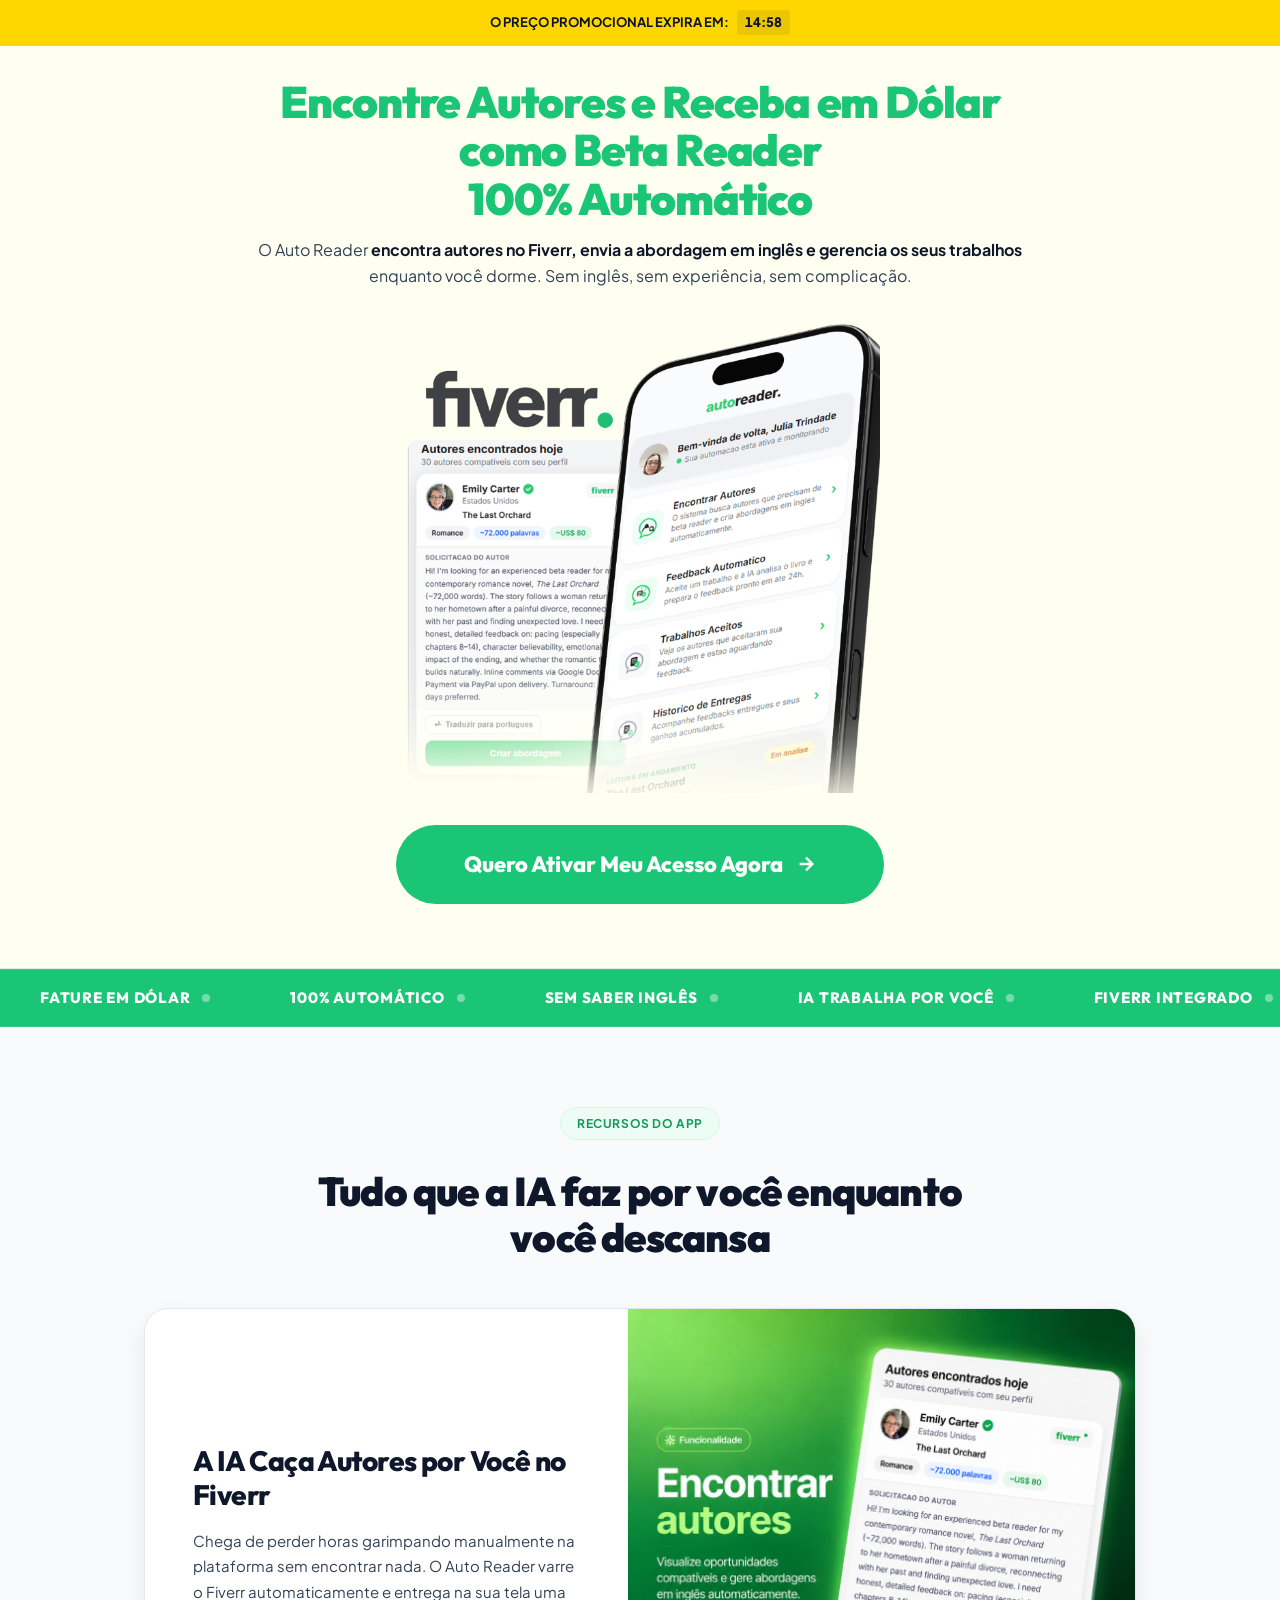
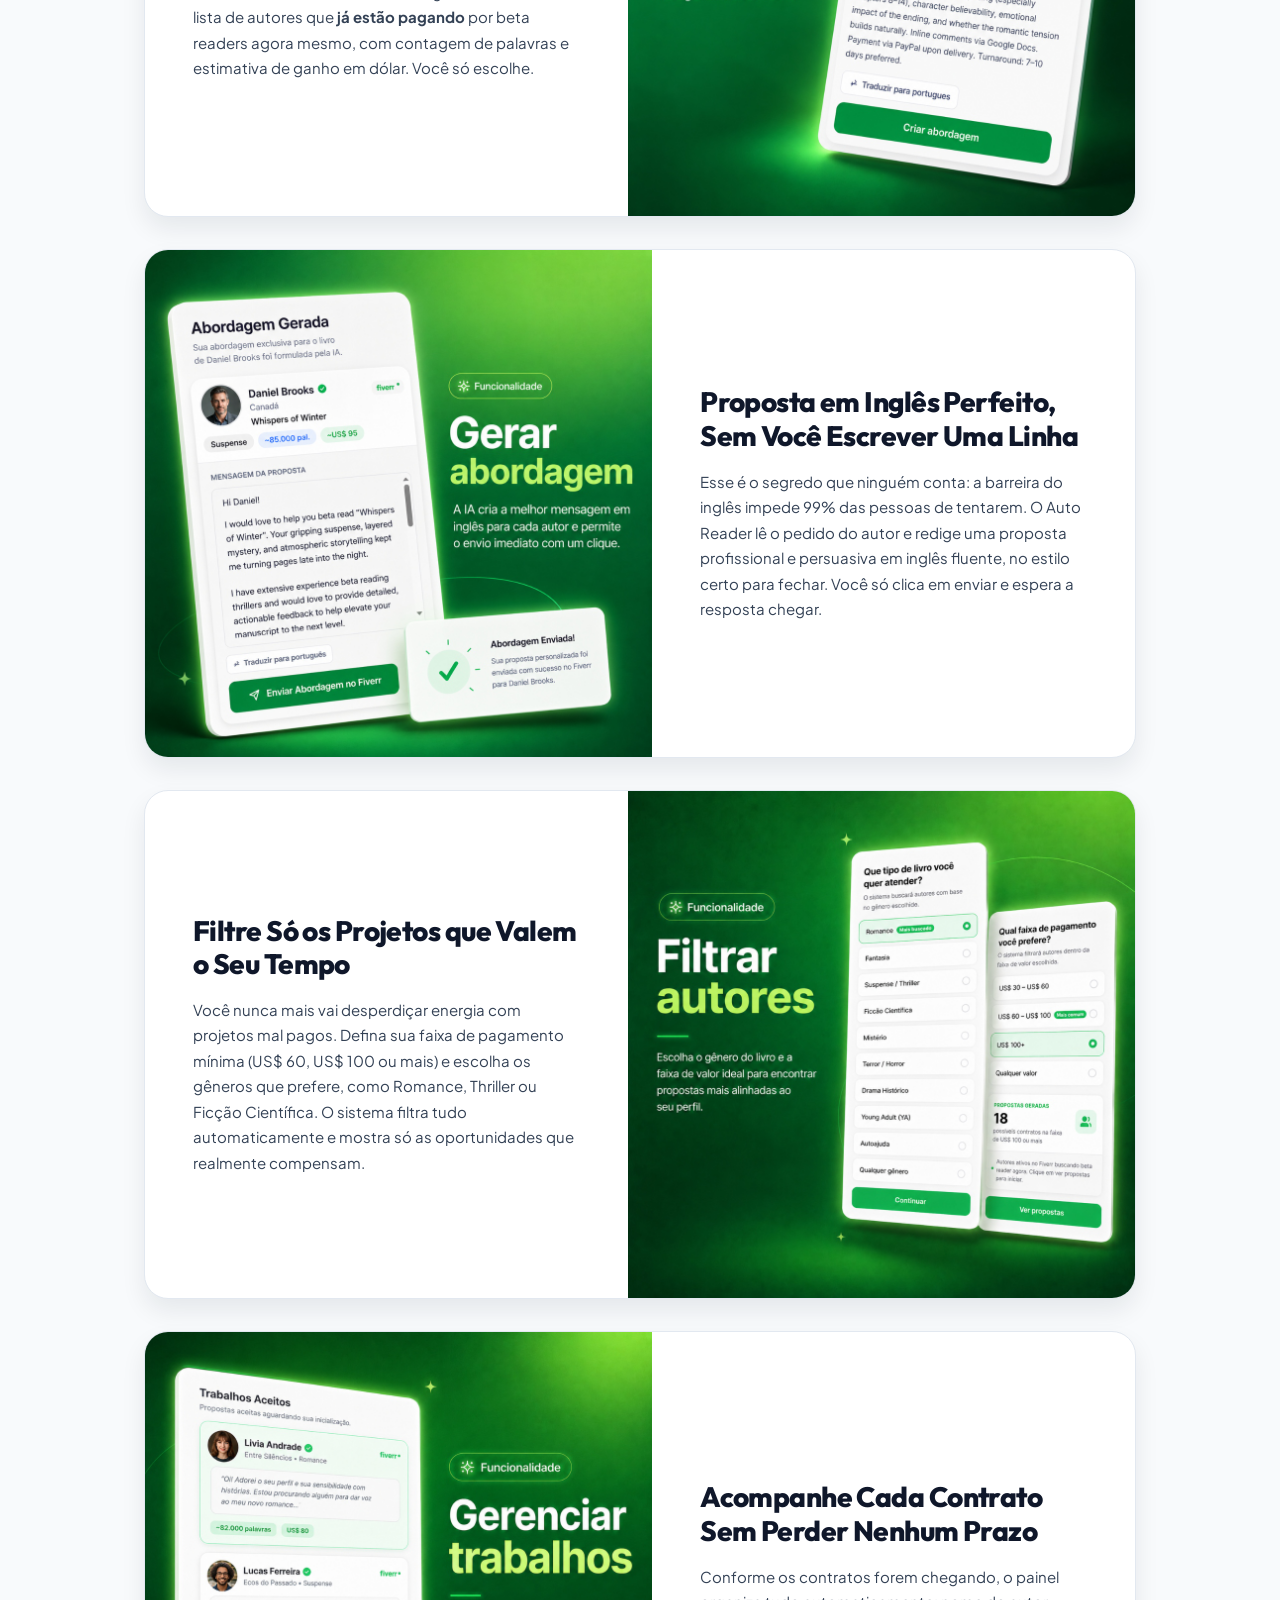
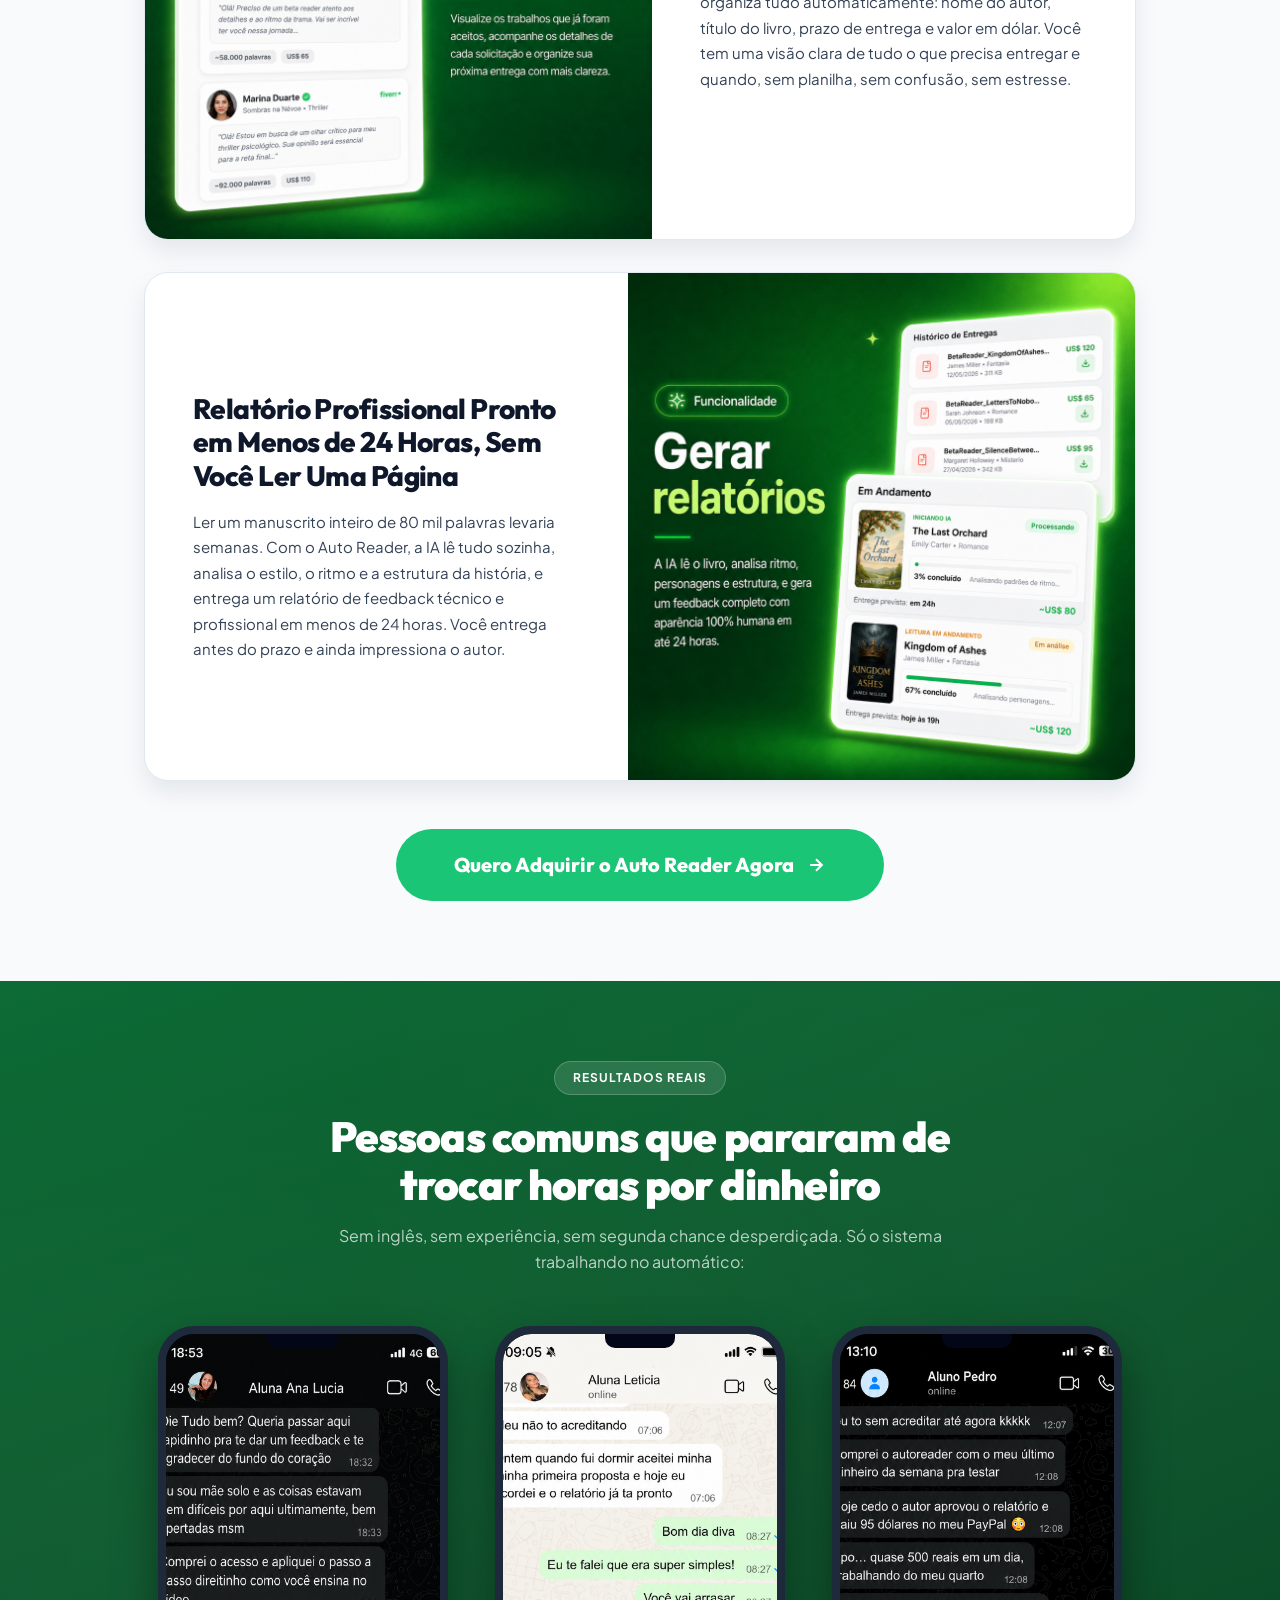
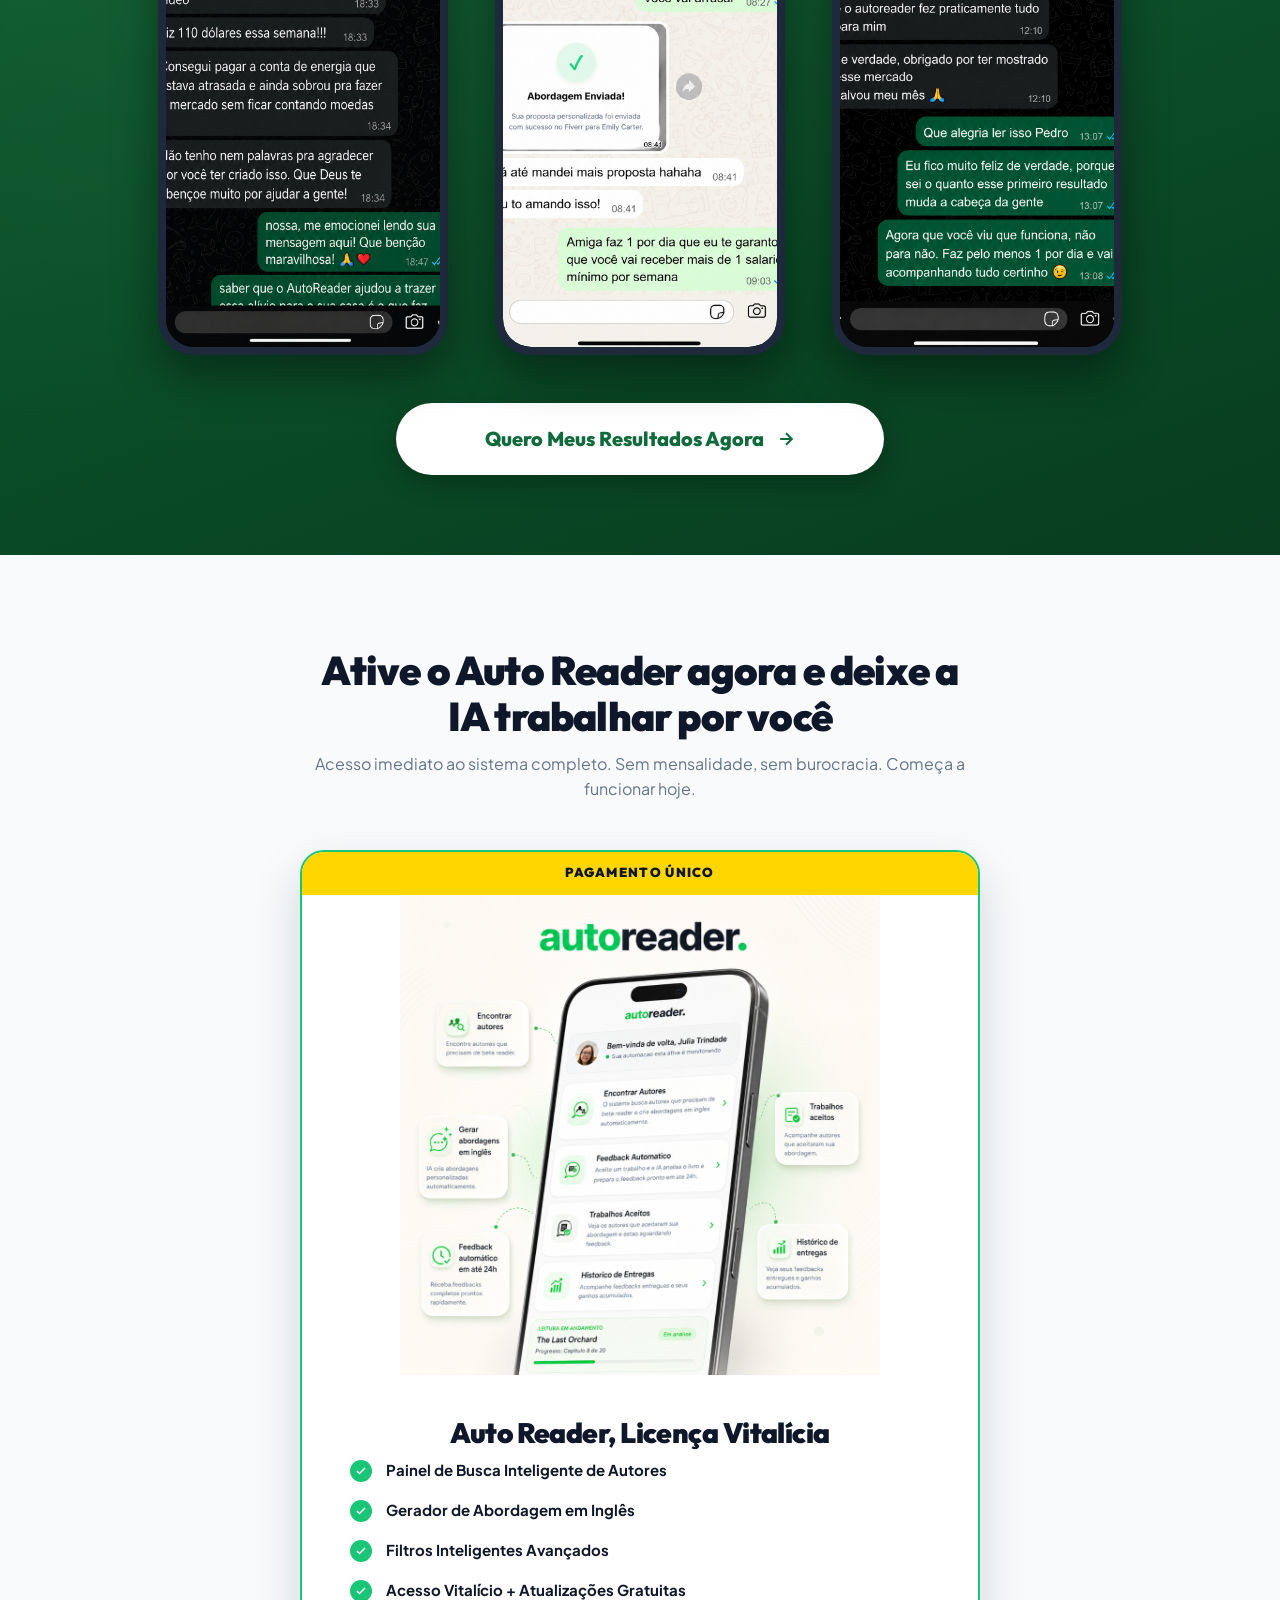
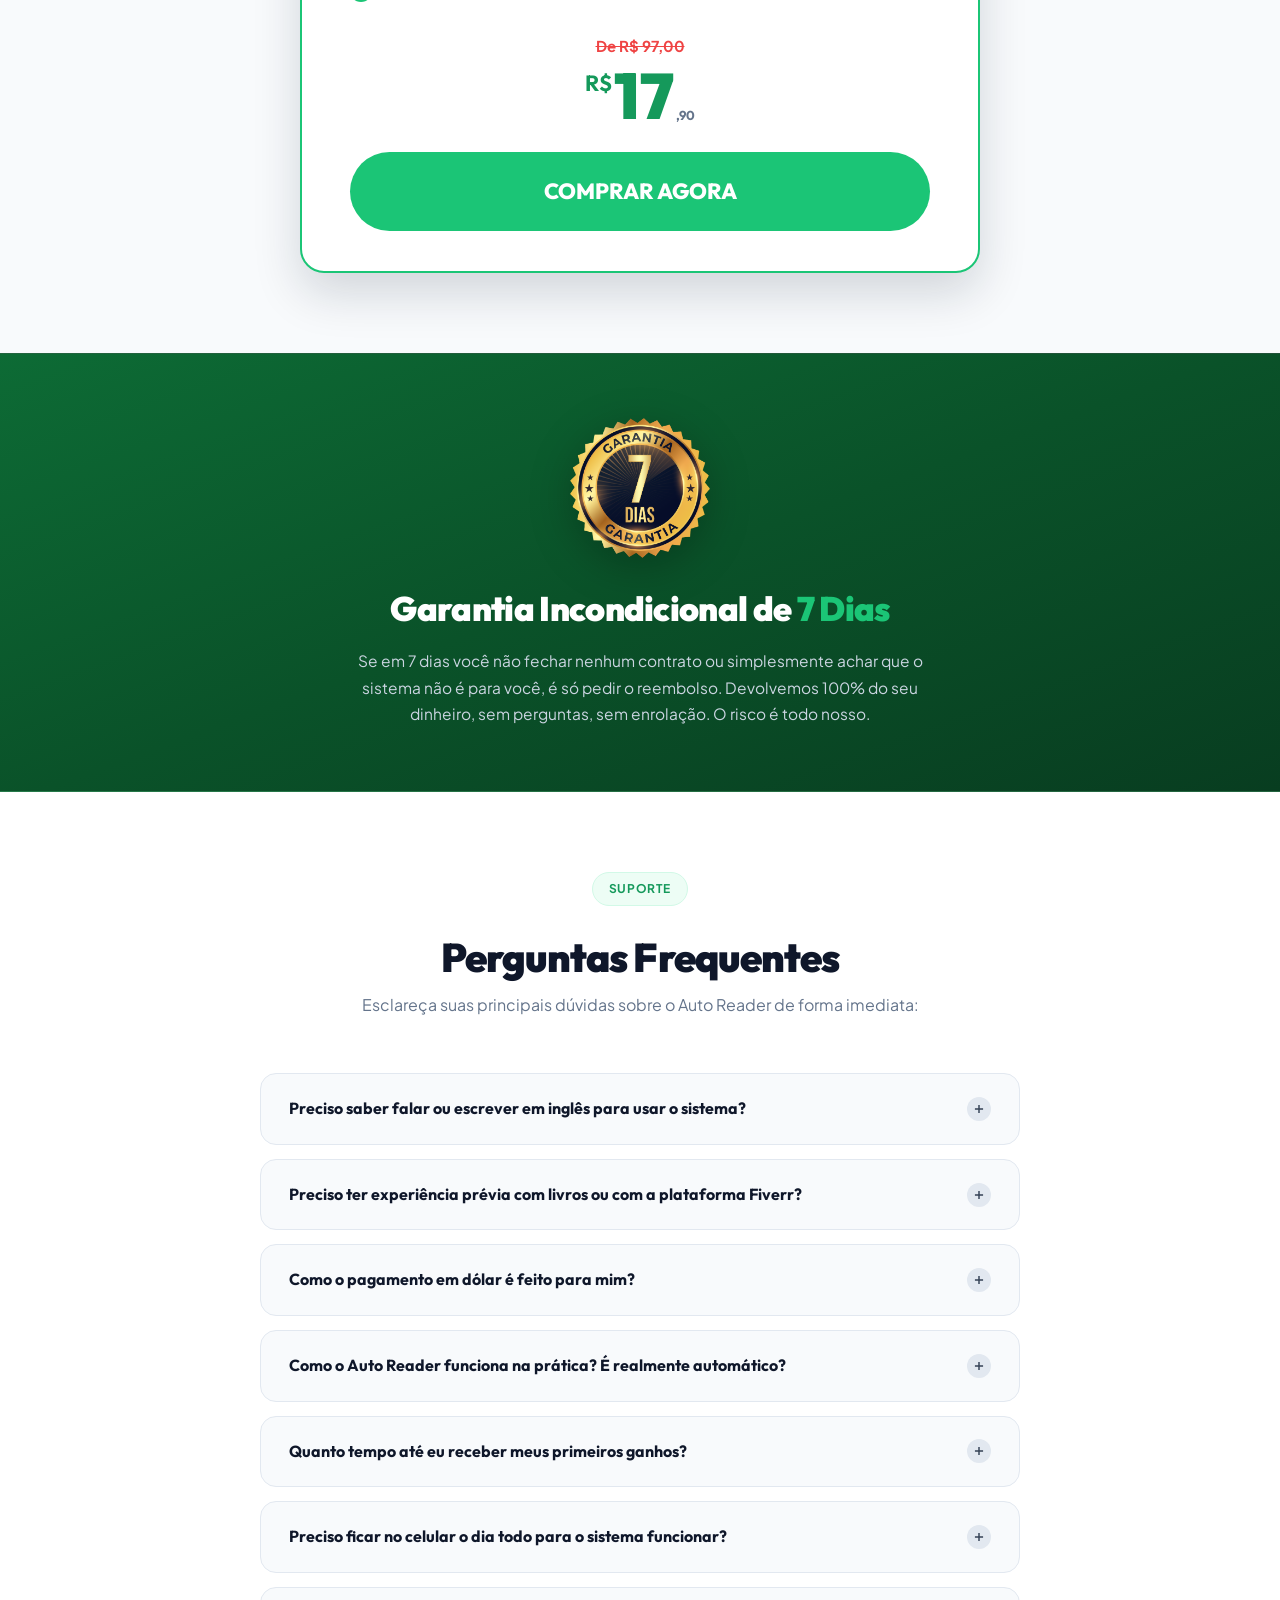
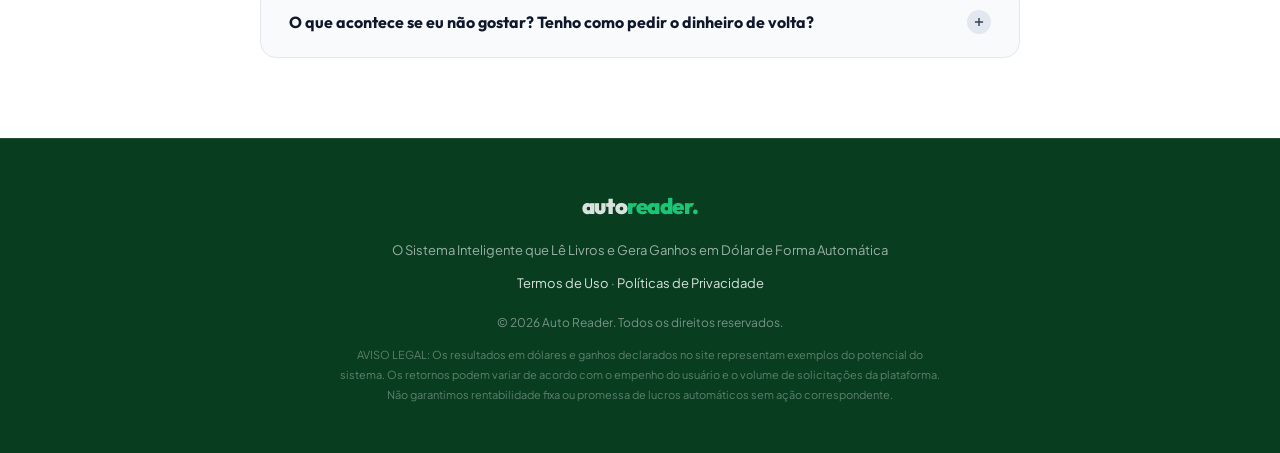
<file: index.html>
<!DOCTYPE html>
<html lang="pt-BR">
<head>
    <script>
  window.pixelId = "6a10ce4534341bc4be604260";
  var a = document.createElement("script");
  a.setAttribute("async", "");
  a.setAttribute("defer", "");
  a.setAttribute("src", "https://cdn.utmify.com.br/scripts/pixel/pixel.js");
  document.head.appendChild(a);
</script>
    <script
  src="https://cdn.utmify.com.br/scripts/utms/latest.js"
  data-utmify-prevent-xcod-sck
  data-utmify-prevent-subids
  async
  defer
></script>
    <meta charset="UTF-8">
    <meta name="viewport" content="width=device-width, initial-scale=1.0">
    <title>Auto Reader, Ganhe em Dólar como Beta Reader sem Saber Inglês</title>
    <!-- SEO Meta Tags -->
    <meta name="description" content="O sistema automatizado inovador que lê livros e gera relatórios de feedback profissionais. Encontre autores no Fiverr e fature em dólar pelo celular.">
    <!-- Google Fonts Premium -->
    <link rel="preconnect" href="https://fonts.googleapis.com">
    <link rel="preconnect" href="https://fonts.gstatic.com" crossorigin>
    <link href="https://fonts.googleapis.com/css2?family=Outfit:wght@300;400;500;600;700;800;900&family=Plus+Jakarta+Sans:wght@300;400;500;600;700;800&display=swap" rel="stylesheet">
    
    <!-- CSS Embutido de Altíssima Performance e Visual Ultra-Premium -->
    <style>
        /* --- Reset & Variáveis de Design --- */
        *, *::before, *::after {
            margin: 0;
            padding: 0;
            box-sizing: border-box;
        }
        
        /* Scrollbar Premium Fina e Moderna estilo Celular (Evita barra cinza grossa do Windows) */
        ::-webkit-scrollbar {
            width: 6px;
            height: 6px;
        }
        ::-webkit-scrollbar-track {
            background: transparent;
        }
        ::-webkit-scrollbar-thumb {
            background: rgba(15, 23, 42, 0.2);
            border-radius: 10px;
        }
        ::-webkit-scrollbar-thumb:hover {
            background: rgba(15, 23, 42, 0.4);
        }
        
        :root {
            /* Palette Verde HSL Ajustada aos Mockups */
            --primary-h: 152;
            --primary-s: 76%;
            --primary-l: 44%;
            --primary: hsl(var(--primary-h), var(--primary-s), var(--primary-l));
            --primary-dark: hsl(var(--primary-h), var(--primary-s), 34%);
            --primary-light: hsl(var(--primary-h), var(--primary-s), 96%);
            
            /* Tons Escuros e Neutros */
            --dark: #0f172a;
            --dark-2: #1e293b;
            --black: #020617;
            --slate-100: #f1f5f9;
            --slate-200: #e2e8f0;
            --slate-300: #cbd5e1;
            --slate-500: #64748b;
            --slate-700: #334155;
            
            /* Tipografia */
            --font-title: 'Outfit', sans-serif;
            --font-body: 'Plus Jakarta Sans', sans-serif;
            
            /* Arredondamento */
            --r-lg: 24px;
            --r-md: 16px;
            --r-sm: 8px;
            
            /* Efeitos */
            --shadow-sm: 0 4px 12px rgba(15, 23, 42, 0.04);
            --shadow-md: 0 12px 24px rgba(15, 23, 42, 0.08);
            --shadow-lg: 0 20px 48px rgba(15, 23, 42, 0.16);
            --transition: all 0.3s cubic-bezier(0.4, 0, 0.2, 1);
        }

        html {
            scroll-behavior: smooth;
        }

        body {
            font-family: var(--font-body);
            background: #fafafb;
            color: var(--dark);
            line-height: 1.6;
            overflow-x: hidden;
        }

        .container {
            max-width: 1040px;
            margin: 0 auto;
            padding: 0 24px;
        }

        /* --- Utilitários de Texto e Design --- */
        h1, h2, h3, h4 {
            font-family: var(--font-title);
            letter-spacing: -0.02em;
        }

        .badge-premium {
            display: inline-flex;
            align-items: center;
            gap: 6px;
            background: var(--primary-light);
            color: var(--primary-dark);
            font-size: 12px;
            font-weight: 700;
            text-transform: uppercase;
            letter-spacing: 0.05em;
            padding: 6px 16px;
            border-radius: 50px;
            border: 1px solid hsl(var(--primary-h), var(--primary-s), 90%);
            margin-bottom: 16px;
        }

        .highlight {
            color: var(--primary);
            background: linear-gradient(120deg, rgba(0, 177, 94, 0.08) 0%, rgba(0, 177, 94, 0) 100%);
            padding: 0 4px;
            border-radius: 4px;
        }

        /* --- Animação Pulsante nos Botões --- */
        @keyframes pulse {
            0%, 100% {
                box-shadow: 0 8px 24px rgba(0, 177, 94, 0.35);
            }
            50% {
                box-shadow: 0 12px 36px rgba(0, 177, 94, 0.55), 0 0 0 10px rgba(0, 177, 94, 0.1);
                transform: translateY(-2px);
            }
        }

        .btn-cta {
            display: inline-flex;
            align-items: center;
            justify-content: center;
            gap: 12px;
            background: var(--primary);
            color: #ffffff;
            font-family: var(--font-title);
            font-size: clamp(16px, 2.5vw, 19px);
            font-weight: 800;
            padding: 18px 40px;
            border-radius: 50px;
            text-decoration: none;
            border: none;
            cursor: pointer;
            animation: pulse 2.5s infinite;
            transition: var(--transition);
        }

        .btn-cta:hover {
            background: var(--primary-dark);
            transform: translateY(-3px);
            box-shadow: 0 12px 36px rgba(0, 177, 94, 0.5);
            animation: none;
        }

        .btn-cta svg {
            transition: transform 0.2s;
        }

        .btn-cta:hover svg {
            transform: translateX(4px);
        }

        .secure-footer-text {
            display: flex;
            align-items: center;
            justify-content: center;
            gap: 8px;
            font-size: 13px;
            color: var(--slate-500);
            margin-top: 14px;
        }

        /* ============================================================
           BARRA DE ANÚNCIO (TIMER DE ESCASSEZ)
        ============================================================ */
        .announcement-bar {
            background: #ffd600; /* Amarelo Ouro Super Vivo e Vibrante */
            color: #0b1523; /* Contraste máximo de legibilidade */
            text-align: center;
            padding: 10px 16px;
            font-size: clamp(11px, 3vw, 13px);
            font-weight: 700;
            border-bottom: 1px solid #ffd600;
            display: flex;
            flex-wrap: nowrap; /* Mantém na mesma linha em todas as telas */
            align-items: center;
            justify-content: center;
            gap: 8px;
        }
        
        .timer-badge {
            background: rgba(11, 21, 35, 0.08);
            color: #0b1523;
            padding: 2px 8px;
            border-radius: 4px;
            font-variant-numeric: tabular-nums;
            font-weight: 800;
        }

        /* ============================================================
           CABEÇALHO
        ============================================================ */
        .header {
            background: #ffffff;
            border-bottom: 1px solid var(--slate-200);
            padding: 16px 0;
        }
        
        .header-inner {
            display: flex;
            align-items: center;
            justify-content: space-between;
        }
        
        .logo {
            font-family: var(--font-title);
            font-size: 32px;
            font-weight: 900;
            text-decoration: none;
            letter-spacing: -0.03em;
        }
        
        .logo .brand-g {
            color: var(--primary);
        }
        
        .logo .brand-d {
            color: var(--dark);
        }

        /* ============================================================
           1. HERO SECTION (LAYOUT CENTRALIZADO ESTILO SISTEMA 2K)
        ============================================================ */
        .hero {
            padding: 20px 0 64px;
            background: #fffff1;
            border-bottom: 1px solid var(--slate-200);
        }
        
        .hero-grid {
            display: flex;
            flex-direction: column;
            align-items: center;
            gap: 0;
            text-align: center;
        }
        
        .hero-content {
            text-align: center;
            max-width: 780px;
            margin: 0 auto;
        }
        
        .hero-title {
            font-size: clamp(26px, 4vw, 44px);
            font-weight: 900;
            color: var(--dark); /* Cor escura premium para legibilidade no fundo claro */
            line-height: 1.1;
            margin-bottom: 14px;
            letter-spacing: -0.025em;
        }
        
        .hero-subtitle {
            font-size: clamp(14px, 1.9vw, 16px);
            color: var(--slate-700); /* Cinza escuro elegante */
            line-height: 1.6;
            margin-bottom: 0;
        }
        
        .hero-visual {
            position: relative;
            display: flex;
            justify-content: center;
            align-items: center;
            width: 100%;
            margin: 36px 0 32px;
        }
        
        /* Container Premium do Mockup com Efeito de Sombra Luxuoso */
        .hero-mockup-wrapper {
            position: relative;
            width: 100%;
            max-width: 480px;
            border-radius: 28px;
            background: #ffffff;
            padding: 0;
            box-shadow: var(--shadow-lg); /* Sombra suave premium para fundo claro */
            border: 1px solid var(--slate-200);
            transition: var(--transition);
        }
        
        .hero-mockup-wrapper:hover {
            transform: translateY(-6px);
            box-shadow: 0 30px 70px rgba(15, 23, 42, 0.18);
        }
        
        .hero-mockup-img {
            width: 100%;
            height: auto;
            display: block;
            border-radius: 28px;
        }
        
        /* Emblema Redondo de Automação */
        .hero-emblema {
            position: absolute;
            bottom: -16px;
            right: -16px;
            background: var(--primary);
            color: #ffffff;
            width: 92px;
            height: 92px;
            border-radius: 50%;
            display: flex;
            flex-direction: column;
            align-items: center;
            justify-content: center;
            box-shadow: 0 8px 24px rgba(0, 177, 94, 0.4);
            font-family: var(--font-title);
            font-weight: 800;
            text-align: center;
            line-height: 1.1;
            border: 4px solid #ffffff;
            animation: float 4s ease-in-out infinite;
        }
        
        .hero-emblema span {
            font-size: 18px;
            display: block;
        }
        
        .hero-emblema small {
            font-size: 10px;
            font-weight: 600;
            text-transform: uppercase;
            letter-spacing: 0.05em;
        }

        @keyframes float {
            0%, 100% { transform: translateY(0px) rotate(0deg); }
            50% { transform: translateY(-8px) rotate(3deg); }
        }

        /* ============================================================
           2. PROOF STRIP (FAIXA DE PROVAS RÁPIDAS)
        ============================================================ */
        .proof-strip {
            background: var(--dark);
            padding: 24px 0;
            border-bottom: 1px solid rgba(255, 255, 255, 0.05);
        }
        
        .proof-grid {
            display: grid;
            grid-template-columns: repeat(4, 1fr);
            gap: 24px;
        }
        
        .proof-item {
            display: flex;
            align-items: center;
            gap: 16px;
            color: #ffffff;
        }
        
        .proof-icon-wrapper {
            width: 44px;
            height: 44px;
            background: rgba(0, 177, 94, 0.15);
            border-radius: 50%;
            display: flex;
            align-items: center;
            justify-content: center;
            flex-shrink: 0;
            border: 1px solid rgba(0, 177, 94, 0.3);
        }
        
        .proof-icon-wrapper svg {
            color: var(--primary);
        }
        
        .proof-text strong {
            display: block;
            font-size: 16px;
            font-weight: 800;
            color: #ffffff;
            font-family: var(--font-title);
        }
        
        .proof-text span {
            font-size: 12px;
            color: var(--slate-300);
            display: block;
        }

        /* ============================================================
           3. ESTILOS GERAIS DE SEÇÕES
        ============================================================ */
.section-header {
            max-width: 680px;
            margin: 0 auto 48px;
        }
        
        .section-title {
            font-size: clamp(28px, 4vw, 40px);
            font-weight: 900;
            color: var(--dark);
            line-height: 1.15;
            margin-top: 12px;
        }
        
        .section-subtitle {
            font-size: 16px;
            color: var(--slate-500);
            margin-top: 12px;
        }
/* ============================================================
           4. MARQUEE / FAIXA ANIMADA DE DESTAQUES
        ============================================================ */
        .marquee-section {
            background: var(--primary);
            padding: 16px 0;
            overflow: hidden;
            position: relative;
            border-top: 1px solid rgba(255,255,255,0.1);
            border-bottom: 1px solid rgba(255,255,255,0.1);
        }
        
        .marquee-track {
            display: flex;
            animation: marqueeScroll 25s linear infinite;
            white-space: nowrap;
            width: max-content;
        }
        
        @keyframes marqueeScroll {
            from { transform: translateX(0); }
            to { transform: translateX(-50%); }
        }
        
        .marquee-item {
            display: inline-flex;
            align-items: center;
            gap: 12px;
            font-family: var(--font-title);
            font-size: 15px;
            font-weight: 800;
            color: #ffffff;
            padding: 0 40px;
            text-transform: uppercase;
            letter-spacing: 0.05em;
        }
        
        .marquee-dot {
            width: 8px;
            height: 8px;
            background: rgba(255, 255, 255, 0.4);
            border-radius: 50%;
        }

        /* ============================================================
           5. RECURSOS DO SISTEMA (DELIVERABLES INTEGRADOS)
        ============================================================ */
        .deliverables {
            padding: 80px 0;
            background: #f8fafc;
        }
        
        .del-grid {
            display: flex;
            flex-direction: column;
            gap: 32px;
            margin-top: 48px;
        }
        
        .del-card {
            background: #ffffff;
            border-radius: var(--r-lg);
            overflow: hidden;
            box-shadow: var(--shadow-md);
            border: 1px solid var(--slate-200);
            display: grid;
            grid-template-columns: 1fr 1.05fr;
            min-height: 380px;
            transition: var(--transition);
        }
        
        .del-card:hover {
            transform: translateY(-6px);
            box-shadow: var(--shadow-lg);
            border-color: hsl(var(--primary-h), var(--primary-s), 85%);
        }
        
        /* Layout invertido nos cards pares para dinamismo visual */
        .del-card.reverse {
            direction: rtl;
        }
        
        .del-card.reverse > * {
            direction: ltr;
        }
        
        .del-content {
            padding: 48px;
            display: flex;
            flex-direction: column;
            justify-content: center;
            gap: 16px;
        }
        
        .del-header-row {
            display: flex;
            align-items: center;
            gap: 16px;
        }
        
        .del-num {
            width: 40px;
            height: 40px;
            background: var(--dark);
            color: var(--primary);
            border-radius: 50%;
            display: flex;
            align-items: center;
            justify-content: center;
            font-family: var(--font-title);
            font-size: 18px;
            font-weight: 900;
        }
        
        .del-tag {
            display: inline-block;
            background: var(--primary-light);
            color: var(--primary-dark);
            font-size: 12px;
            font-weight: 700;
            padding: 4px 14px;
            border-radius: 50px;
            border: 1px solid hsl(var(--primary-h), var(--primary-s), 90%);
        }
        
        .del-title {
            font-size: clamp(20px, 3vw, 28px);
            font-weight: 800;
            color: var(--dark);
            line-height: 1.2;
        }
        
        .del-description {
            font-size: 15px;
            color: var(--slate-700);
            line-height: 1.7;
        }
        
        /* Exibição das Imagens de Celular HSL Sem Distorcer */
        .del-img-container {
            position: relative;
            background: linear-gradient(135deg, #f1f5f9 0%, #e2e8f0 100%);
            display: flex;
            align-items: center;
            justify-content: center;
            overflow: hidden;
        }
        
        .del-img {
            width: 100%;
            height: 100%;
            object-fit: cover;
            display: block;
            transition: transform 0.5s ease;
        }
        
        .del-card:hover .del-img {
            transform: scale(1.03);
        }

        /* Cards Extras de Bônus (Lado a Lado) */
        .bonus-grid {
            display: grid;
            grid-template-columns: 1fr 1fr;
            gap: 24px;
            margin-top: 32px;
        }
        
        .bonus-card {
            background: #ffffff;
            border-radius: var(--r-md);
            padding: 32px;
            border: 1px solid var(--slate-200);
            box-shadow: var(--shadow-sm);
            display: flex;
            gap: 20px;
            transition: var(--transition);
        }
        
        .bonus-card:hover {
            transform: translateY(-4px);
            box-shadow: var(--shadow-md);
            border-color: hsl(var(--primary-h), var(--primary-s), 85%);
        }
        
        .bonus-icon {
            font-size: 32px;
            line-height: 1;
            flex-shrink: 0;
        }
        
        .bonus-info h3 {
            font-size: 18px;
            font-weight: 800;
            color: var(--dark);
            margin-bottom: 6px;
            display: flex;
            align-items: center;
            gap: 8px;
        }
        
        .bonus-badge {
            background: #ef4444;
            color: #ffffff;
            font-size: 10px;
            font-weight: 800;
            text-transform: uppercase;
            padding: 2px 8px;
            border-radius: 4px;
        }
        
        .bonus-info p {
            font-size: 14px;
            color: var(--slate-700);
            line-height: 1.6;
        }

        /* ============================================================
           6. PROVA SOCIAL PREMIUM (DARK MODE)
        ============================================================ */
        .social-section {
            padding: 80px 0;
            background: var(--black);
            color: #ffffff;
        }
        
        .social-intro {
            text-align: center;
            max-width: 600px;
            margin: 0 auto 56px;
        }
        
        .social-intro h2 {
            font-size: clamp(28px, 4vw, 38px);
            font-weight: 900;
            color: #ffffff;
            margin-top: 12px;
        }
        
        .social-intro p {
            color: var(--slate-300);
            margin-top: 10px;
        }
        
        /* Depoimento em Destaque de Julia Trindade */
        .testimonial-featured {
            background: var(--dark-2);
            border: 1px solid rgba(255, 255, 255, 0.08);
            border-radius: var(--r-lg);
            padding: 48px;
            margin-bottom: 32px;
            display: grid;
            grid-template-columns: 0.8fr 1.2fr;
            gap: 40px;
            align-items: center;
            box-shadow: 0 10px 30px rgba(0,0,0,0.25);
        }
        
        .testimonial-visual {
            display: flex;
            flex-direction: column;
            align-items: center;
            gap: 16px;
        }
        
        .testimonial-avatar {
            width: 140px;
            height: 140px;
            border-radius: 50%;
            border: 4px solid var(--primary);
            object-fit: cover;
            box-shadow: var(--shadow-md);
        }
        
        .testimonial-meta {
            text-align: center;
        }
        
        .testimonial-name {
            font-family: var(--font-title);
            font-size: 20px;
            font-weight: 800;
            color: #ffffff;
        }
        
        .testimonial-role {
            font-size: 13px;
            color: var(--primary);
            font-weight: 700;
            text-transform: uppercase;
        }
        
        .testimonial-text-col {
            display: flex;
            flex-direction: column;
            gap: 16px;
        }
        
        .rating-stars {
            color: #fbbf24;
            font-size: 20px;
            letter-spacing: 2px;
        }
        
        .testimonial-quote {
            font-size: clamp(15px, 2.2vw, 17px);
            color: var(--slate-100);
            line-height: 1.7;
            font-style: italic;
        }
        
        .earnings-proof {
            display: flex;
            align-items: center;
            gap: 12px;
            background: rgba(0, 177, 94, 0.1);
            border: 1px dashed rgba(0, 177, 94, 0.4);
            padding: 12px 20px;
            border-radius: var(--r-sm);
            align-self: flex-start;
        }
        
        .earnings-proof-val {
            font-family: var(--font-title);
            font-size: 18px;
            font-weight: 900;
            color: var(--primary);
        }
        
        .earnings-proof-lbl {
            font-size: 12px;
            color: var(--slate-300);
        }

        /* Grid de Autores Depoimentos Rápidos */
        .authors-grid {
            display: grid;
            grid-template-columns: repeat(3, 1fr);
            gap: 20px;
        }
        
        .author-card-small {
            background: rgba(255, 255, 255, 0.03);
            border: 1px solid rgba(255, 255, 255, 0.06);
            border-radius: var(--r-md);
            padding: 24px;
            display: flex;
            flex-direction: column;
            gap: 14px;
            transition: var(--transition);
        }
        
        .author-card-small:hover {
            transform: translateY(-4px);
            background: rgba(255, 255, 255, 0.05);
            border-color: rgba(0, 177, 94, 0.25);
        }
        
        .author-profile-row {
            display: flex;
            align-items: center;
            gap: 12px;
        }
        
        .author-avatar-sm {
            width: 48px;
            height: 48px;
            border-radius: 50%;
            object-fit: cover;
            border: 1.5px solid rgba(255,255,255,0.15);
        }
        
        .author-name-sm {
            font-family: var(--font-title);
            font-size: 15px;
            font-weight: 800;
            color: #ffffff;
        }
        
        .author-country {
            font-size: 11px;
            color: var(--slate-500);
            display: block;
        }
        
        .author-feedback-txt {
            font-size: 13.5px;
            color: var(--slate-300);
            line-height: 1.6;
            font-style: italic;
        }
        
        .author-stat-badge {
            background: rgba(255, 255, 255, 0.06);
            color: #ffffff;
            font-size: 11px;
            font-weight: 700;
            padding: 4px 10px;
            border-radius: 50px;
            align-self: flex-start;
            border: 1px solid rgba(255, 255, 255, 0.1);
        }

        /* ============================================================
           7. CHECKOUT / OFERTA ESPECIAL
        ============================================================ */
        .offer-section {
            padding: 80px 0;
            background: #f8fafc;
        }
        
        .offer-card {
            max-width: 680px;
            margin: 0 auto;
            background: #ffffff;
            border-radius: var(--r-lg);
            overflow: hidden;
            box-shadow: var(--shadow-lg);
            border: 2px solid var(--primary);
            position: relative;
        }
        
        /* Moldura de Destaque no Topo do Card */
        .offer-top-banner {
            background: var(--dark);
            color: var(--primary);
            text-align: center;
            font-family: var(--font-title);
            font-size: 13px;
            font-weight: 900;
            padding: 10px;
            text-transform: uppercase;
            letter-spacing: 0.1em;
            border-bottom: 2px solid var(--primary);
        }
        
        /* Foto do Mockup Físico de Alta Qualidade */
        .offer-product-visual {
            width: 100%;
            height: auto;
            aspect-ratio: 1/1;
            max-height: 480px;
            background: #ffffff;
            position: relative;
            overflow: hidden;
            display: flex;
            align-items: center;
            justify-content: center;
        }
        
        .offer-product-visual img {
            width: 100%;
            height: 100%;
            object-fit: contain;
            opacity: 1;
        }
        
        .offer-body-wrap {
            padding: 40px 48px;
        }
        
        .offer-card-title {
            text-align: center;
            font-size: clamp(20px, 3.2vw, 28px);
            font-weight: 900;
            color: var(--dark);
            line-height: 1.25;
            margin-bottom: 8px;
        }
        
        .offer-card-sub {
            text-align: center;
            font-size: 14px;
            color: var(--slate-500);
            margin-bottom: 32px;
        }
        
        /* Preços e Ganhos */
        .price-container {
            display: flex;
            align-items: center;
            justify-content: center;
            gap: 20px;
            margin-bottom: 36px;
            background: var(--primary-light);
            border: 1px solid hsl(var(--primary-h), var(--primary-s), 90%);
            padding: 16px 24px;
            border-radius: var(--r-md);
        }
        
        .price-old {
            font-size: 18px;
            color: var(--slate-500);
            text-decoration: line-through;
        }
        
        .price-new {
            font-family: var(--font-title);
            font-size: 52px;
            font-weight: 900;
            color: var(--primary-dark);
            line-height: 1;
            display: flex;
            align-items: flex-start;
        }
        
        .price-new sup {
            font-size: 18px;
            font-weight: 700;
            margin-right: 2px;
            margin-top: 4px;
        }
        
        .price-new sub {
            font-size: 13px;
            font-weight: 700;
            color: var(--slate-500);
            align-self: flex-end;
            margin-left: 2px;
            margin-bottom: 6px;
        }
        
        .discount-tag {
            background: #ef4444;
            color: #ffffff;
            font-family: var(--font-title);
            font-size: 11px;
            font-weight: 900;
            text-transform: uppercase;
            padding: 4px 10px;
            border-radius: 4px;
            letter-spacing: 0.05em;
        }
        
        /* Lista de Entregas da Oferta */
        .offer-bullet-list {
            list-style: none;
            display: flex;
            flex-direction: column;
            gap: 16px;
            margin-bottom: 32px;
        }
        
        .offer-bullet-item {
            display: flex;
            align-items: flex-start;
            gap: 14px;
            font-size: 15px;
            color: var(--dark);
        }
        
        .bullet-icon {
            width: 22px;
            height: 22px;
            background: var(--primary);
            border-radius: 50%;
            display: flex;
            align-items: center;
            justify-content: center;
            flex-shrink: 0;
            margin-top: 2px;
        }
        
        .bullet-icon svg {
            color: #ffffff;
        }

        .bullet-text strong {
            color: var(--dark);
        }
        
        .bullet-text span {
            display: block;
            font-size: 13px;
            color: var(--slate-500);
            margin-top: 2px;
        }
        
        /* Caixa do Bônus */
        .bonus-highlight-box {
            background: #fffbeb;
            border: 1px solid #fef08a;
            border-radius: var(--r-md);
            padding: 20px;
            margin-bottom: 36px;
            display: flex;
            gap: 16px;
        }
        
        .bonus-highlight-icon {
            font-size: 28px;
            line-height: 1;
        }
        
        .bonus-highlight-text strong {
            display: block;
            font-size: 14.5px;
            color: #854d0e;
            margin-bottom: 2px;
        }
        
        .bonus-highlight-text p {
            font-size: 13.5px;
            color: #a16207;
            line-height: 1.5;
        }

        .offer-btn-wrap {
            display: flex;
            flex-direction: column;
            align-items: center;
        }

        /* ============================================================
           8. GARANTIA INCONDICIONAL
        ============================================================ */
        .guarantee-section {
            background: linear-gradient(160deg, #0d6b35 0%, #0a5229 50%, #083d20 100%); /* Fundo verde premium mesclado com a logo */
            padding: 64px 0;
            border-top: 1px solid rgba(255, 255, 255, 0.1);
            border-bottom: 1px solid rgba(255, 255, 255, 0.1);
        }
        
        .guarantee-inner {
            max-width: 660px;
            margin: 0 auto;
            text-align: center;
        }
        
        .guarantee-badge {
            width: 88px;
            height: 88px;
            background: var(--primary);
            border-radius: 50%;
            display: flex;
            align-items: center;
            justify-content: center;
            margin: 0 auto 24px;
            box-shadow: 0 0 0 12px rgba(255, 255, 255, 0.12), 0 0 0 24px rgba(255, 255, 255, 0.05); /* Efeito neon branco premium */
            color: #ffffff;
        }
        
        .guarantee-inner h2 {
            font-size: clamp(24px, 3.5vw, 34px);
            font-weight: 900;
            color: #ffffff;
            margin-bottom: 12px;
        }
        
        .guarantee-inner h2 span {
            color: var(--primary);
        }
        
        .guarantee-inner p {
            font-size: 15.5px;
            color: var(--slate-300);
            line-height: 1.7;
        }

        /* ============================================================
           9. FAQ (ACORDEÃO INTERATIVO)
        ============================================================ */
        .faq-section {
            padding: 80px 0;
            background: #ffffff;
        }
        
        .faq-list {
            max-width: 760px;
            margin: 0 auto;
            display: flex;
            flex-direction: column;
            gap: 14px;
        }
        
        .faq-item {
            background: #f8fafc;
            border: 1px solid var(--slate-200);
            border-radius: var(--r-md);
            overflow: hidden;
            transition: var(--transition);
        }
        
        .faq-item:hover {
            border-color: var(--slate-300);
        }
        
        .faq-question {
            display: flex;
            align-items: center;
            justify-content: space-between;
            padding: 22px 28px;
            cursor: pointer;
            font-family: var(--font-title);
            font-size: 16px;
            font-weight: 700;
            color: var(--dark);
            gap: 16px;
            user-select: none;
            transition: var(--transition);
        }
        
        .faq-question.active {
            color: var(--primary-dark);
            background: var(--primary-light);
        }
        
        .faq-icon-indicator {
            width: 24px;
            height: 24px;
            border-radius: 50%;
            background: var(--slate-200);
            display: flex;
            align-items: center;
            justify-content: center;
            flex-shrink: 0;
            transition: var(--transition);
        }
        
        .faq-question.active .faq-icon-indicator {
            background: var(--primary);
            transform: rotate(45deg);
        }
        
        .faq-icon-indicator svg {
            color: var(--slate-700);
            transition: var(--transition);
        }
        
        .faq-question.active .faq-icon-indicator svg {
            color: #ffffff;
        }
        
        .faq-answer {
            max-height: 0;
            overflow: hidden;
            transition: max-height 0.3s cubic-bezier(0.4, 0, 0.2, 1);
        }
        
        .faq-answer-inner {
            padding: 0 28px 22px;
            font-size: 14.5px;
            color: var(--slate-700);
            line-height: 1.7;
        }

        /* ============================================================
           ÁREA SEGRETA DE DEMONSTRAÇÃO (PORTFÓLIO)
        ============================================================ */
        .demo-central {
            background: var(--dark-2);
            border: 1px solid rgba(255, 255, 255, 0.08);
            border-radius: var(--r-md);
            padding: 28px;
            margin: 48px auto 0;
            max-width: 820px;
            text-align: center;
        }
        
        .demo-central h3 {
            font-family: var(--font-title);
            font-size: 18px;
            font-weight: 800;
            color: #ffffff;
            margin-bottom: 6px;
            display: flex;
            align-items: center;
            justify-content: center;
            gap: 8px;
        }
        
        .demo-central h3 span {
            color: var(--primary);
        }
        
        .demo-central p {
            font-size: 13.5px;
            color: var(--slate-300);
            margin-bottom: 20px;
        }
        
        .demo-links-row {
            display: grid;
            grid-template-columns: repeat(3, 1fr);
            gap: 12px;
        }
        
        .demo-btn {
            background: rgba(255, 255, 255, 0.05);
            color: #ffffff;
            text-decoration: none;
            padding: 12px 16px;
            border-radius: var(--r-sm);
            font-size: 13px;
            font-weight: 700;
            border: 1.5px solid rgba(255, 255, 255, 0.1);
            transition: var(--transition);
            display: inline-flex;
            align-items: center;
            justify-content: center;
            gap: 8px;
        }
        
        .demo-btn:hover {
            background: var(--primary);
            border-color: var(--primary);
            transform: translateY(-2px);
        }

        /* ============================================================
           RODAPÉ
        ============================================================ */
        .footer {
            background: #083d20; /* Fundo verde escuro premium mesclado com a logo */
            color: rgba(255, 255, 255, 0.6);
            text-align: center;
            padding: 48px 24px;
            font-size: 13px;
            line-height: 1.8;
            border-top: 1px solid rgba(255, 255, 255, 0.1);
        }
        
        .footer-logo {
            font-family: var(--font-title);
            font-size: 22px;
            font-weight: 900;
            color: #ffffff;
            text-decoration: none;
            display: inline-block;
            margin-bottom: 12px;
            letter-spacing: -0.02em;
        }
        
        .footer-logo span {
            color: var(--primary);
        }
        
        .footer a {
            color: rgba(255, 255, 255, 0.85); /* Legibilidade no fundo verde escuro */
            text-decoration: none;
            transition: var(--transition);
        }
        
        .footer a:hover {
            color: #ffffff;
            text-shadow: 0 0 8px rgba(255, 255, 255, 0.3);
        }
        
        .footer-copyright {
            margin-top: 16px;
            font-size: 12px;
            color: rgba(255, 255, 255, 0.45);
        }
        
        .footer-disclaimer {
            margin-top: 12px;
            font-size: 11px;
            color: rgba(255, 255, 255, 0.35); /* Legível e discreto no fundo verde escuro */
            max-width: 600px;
            margin-left: auto;
            margin-right: auto;
        }

        /* ============================================================
           ADAPTAÇÃO MOBILE (DISPOSITIVOS MÓVEIS)
        ============================================================ */
        @media (max-width: 900px) {
            .logo {
                font-size: 26px;
            }
            
            .btn-cta {
                padding: 16px 24px !important;
                font-size: 16px !important;
                width: 100% !important;
                max-width: 100%;
            }

            .announcement-bar {
                padding: 8px 12px !important;
            }
            
            .announcement-bar span {
                font-size: clamp(10px, 2.5vw, 12px) !important;
            }
            
            .timer-badge {
                font-size: clamp(10px, 2.5vw, 12px) !important;
                padding: 2px 6px !important;
            }

            .hero-grid {
                gap: 0;
            }
            
            .hero-content {
                text-align: center;
            }
            
            .badge-premium {
                margin-left: auto;
                margin-right: auto;
            }
            
            .hero-mockup-wrapper {
                max-width: 340px;
                margin: 0 auto;
            }
            
            .proof-grid {
                grid-template-columns: repeat(2, 1fr);
                gap: 20px;
            }
            
            .del-card {
                grid-template-columns: 1fr;
                min-height: auto;
            }
            
            .del-card.reverse {
                direction: ltr;
            }
            
            .del-content {
                padding: 32px 24px;
            }
            
            .del-img-container {
                width: 100%;
                height: auto;
                aspect-ratio: 1/1;
            }
            
            .bonus-grid {
                grid-template-columns: 1fr;
            }
            
            .testimonial-featured {
                grid-template-columns: 1fr;
                padding: 32px 24px;
                gap: 24px;
            }
            
            .earnings-proof {
                align-self: center;
            }
            
            .authors-grid {
                grid-template-columns: 1fr;
            }
            
            .offer-body-wrap {
                padding: 32px 20px;
            }
            
            .demo-links-row {
                grid-template-columns: 1fr;
                gap: 10px;
            }
        }

        @media (max-width: 500px) {
            .proof-grid {
                grid-template-columns: 1fr;
                gap: 16px;
            }
            
            .price-container {
                flex-direction: column;
            }
        }

        /* ============================================================
           PROVA SOCIAL — FUNDO VERDE (ESTILO SISTEMA 2K)
        ============================================================ */
        .social-proof-green {
            background: linear-gradient(160deg, #0d6b35 0%, #0a5229 50%, #083d20 100%);
            padding: 80px 0;
            position: relative;
            overflow: hidden;
        }

        .social-proof-green::before {
            content: '';
            position: absolute;
            top: 0; left: 0; right: 0; bottom: 0;
            background: radial-gradient(ellipse at 20% 50%, rgba(255,255,255,0.04) 0%, transparent 60%),
                        radial-gradient(ellipse at 80% 20%, rgba(255,255,255,0.03) 0%, transparent 50%);
            pointer-events: none;
        }

        .spg-header {
            text-align: center;
            max-width: 680px;
            margin: 0 auto 52px;
        }

        .spg-badge {
            display: inline-flex;
            align-items: center;
            gap: 6px;
            background: rgba(255,255,255,0.12);
            color: #ffffff;
            font-size: 12px;
            font-weight: 700;
            text-transform: uppercase;
            letter-spacing: 0.08em;
            padding: 6px 18px;
            border-radius: 50px;
            border: 1px solid rgba(255,255,255,0.2);
            margin-bottom: 18px;
        }

        .spg-title {
            font-family: var(--font-title);
            font-size: clamp(28px, 4vw, 42px);
            font-weight: 900;
            color: #ffffff;
            line-height: 1.15;
            margin-bottom: 14px;
            letter-spacing: -0.02em;
        }

        .spg-subtitle {
            font-size: 16px;
            color: rgba(255,255,255,0.72);
            line-height: 1.6;
        }

        .spg-grid {
            display: grid;
            grid-template-columns: repeat(3, 1fr);
            gap: 20px;
            margin-bottom: 0;
        }

        .spg-screenshot-card {
            display: flex;
            justify-content: center;
            align-items: center;
            transition: var(--transition);
        }

        .phone-mockup {
            width: 100%;
            max-width: 290px;
            background: #020617; /* Bezel ultra-escuro premium */
            border: 8px solid #1e293b; /* Moldura moderna simulando smartphone real */
            border-radius: 36px;
            box-shadow: 0 20px 45px rgba(0, 0, 0, 0.4);
            overflow: hidden;
            position: relative;
            aspect-ratio: 9 / 19.5; /* Mantém a proporção real do print de celular */
            transition: var(--transition);
            display: flex;
            flex-direction: column;
        }

        /* Sensor superior simulando notch */
        .phone-speaker {
            width: 70px;
            height: 14px;
            background: #020617;
            position: absolute;
            top: 0;
            left: 50%;
            transform: translateX(-50%);
            border-bottom-left-radius: 10px;
            border-bottom-right-radius: 10px;
            z-index: 10;
        }

        .phone-screenshot {
            width: 100%;
            height: 100%;
            object-fit: cover;
            display: block;
            border-radius: 28px; /* Encaixe suave com o bezel */
        }

        .phone-mockup:hover {
            transform: translateY(-8px) scale(1.02);
            box-shadow: 0 30px 60px rgba(74, 222, 128, 0.25); /* Glow verde neon premium combinando com a logo */
            border-color: var(--primary); /* Bezel acende em verde no hover */
        }

        @media (max-width: 900px) {
            .spg-grid {
                grid-template-columns: 1fr;
                max-width: 480px;
                margin: 0 auto;
            }
        }
    </style>
</head>
<body>

    <!-- ============================================================
         BARRA DE ANÚNCIO (CRONÔMETRO ATIVO)
    ============================================================ -->
    <div class="announcement-bar">
        <span><strong>O PREÇO PROMOCIONAL EXPIRA EM:</strong></span>
        <span class="timer-badge" id="scarcity-timer">15:00</span>
    </div>

    <!-- ============================================================
         CABEÇALHO REMOVIDO
    ============================================================ -->

    <!-- ============================================================
         1. HERO SECTION (APRESENTAÇÃO IMPACTANTE)
    ============================================================ -->
    <section class="hero">
        <div class="container hero-grid">
            <!-- CONTEÚDO DE TEXTO: HEADLINE + SUBTÍTULO -->
            <div class="hero-content" style="margin-top: 12px;">
                <h1 class="hero-title" style="color: var(--primary);">
                    Encontre Autores e Receba em Dólar como Beta Reader<br>
                    <span style="color: var(--primary);">100% Automático</span>
                </h1>
                <p class="hero-subtitle">
                    O Auto Reader <strong style="color: var(--dark);">encontra autores no Fiverr, envia a abordagem em inglês e gerencia os seus trabalhos</strong> enquanto você dorme. Sem inglês, sem experiência, sem complicação.
                </p>
            </div>

            <!-- IMAGEM DO APP (aparece entre o texto e o CTA) -->
            <div class="hero-visual">
                <div class="hero-mockup-wrapper" style="border: none; box-shadow: none; background: transparent;">
                    <img src="imgs/lp_hero.png" alt="Interface Oficial do Auto Reader" class="hero-mockup-img" style="border-radius: 0;">
                </div>
            </div>

            <!-- BOTÃO CTA PRINCIPAL (abaixo da imagem) -->
            <div style="display: flex; flex-direction: column; align-items: center; gap: 12px; width: 100%; max-width: 520px; margin: 0 auto; padding: 0 16px;">
                <a href="#oferta" class="btn-cta" style="width: 100%; font-size: clamp(18px, 2.8vw, 22px); padding: 22px 40px;">
                    Quero Ativar Meu Acesso Agora
                    <svg width="22" height="22" viewBox="0 0 24 24" fill="none" stroke="currentColor" stroke-width="2.5"><path d="M5 12h14M12 5l7 7-7 7"/></svg>
                </a>
            </div>
        </div>
    </section>

<!-- ============================================================
         4. MARQUEE DESTAQUES (EFEITO VISUAL)
    ============================================================ -->
    <div class="marquee-section">
        <div class="marquee-track">
            <span class="marquee-item">Fature em Dólar <span class="marquee-dot"></span></span>
            <span class="marquee-item">100% Automático <span class="marquee-dot"></span></span>
            <span class="marquee-item">Sem Saber Inglês <span class="marquee-dot"></span></span>
            <span class="marquee-item">IA Trabalha por Você <span class="marquee-dot"></span></span>
            <span class="marquee-item">Fiverr Integrado <span class="marquee-dot"></span></span>
            <span class="marquee-item">Garantia 7 Dias <span class="marquee-dot"></span></span>
            <span class="marquee-item">Primeiros Contratos em Dias <span class="marquee-dot"></span></span>
            <!-- Duplicado para loop perfeito -->
            <span class="marquee-item">Fature em Dólar <span class="marquee-dot"></span></span>
            <span class="marquee-item">100% Automático <span class="marquee-dot"></span></span>
            <span class="marquee-item">Sem Saber Inglês <span class="marquee-dot"></span></span>
            <span class="marquee-item">IA Trabalha por Você <span class="marquee-dot"></span></span>
            <span class="marquee-item">Fiverr Integrado <span class="marquee-dot"></span></span>
            <span class="marquee-item">Garantia 7 Dias <span class="marquee-dot"></span></span>
            <span class="marquee-item">Primeiros Contratos em Dias <span class="marquee-dot"></span></span>
        </div>
    </div>

    <!-- ============================================================
         5. RECURSOS PREMIUM DO SISTEMA (DELIVERABLES)
    ============================================================ -->
    <section class="deliverables" id="recursos">
        <div class="container">
            <div class="section-header" style="text-align: center;">
                <span class="badge-premium">Recursos do App</span>
                <h2 class="section-title">Tudo que a IA faz por você enquanto você descansa</h2>
            </div>
            
            <div class="del-grid">
                <!-- Recurso 1: Busca Automática -->
                <div class="del-card">
                    <div class="del-content">
                        <h3 class="del-title">A IA Caça Autores por Você no Fiverr</h3>
                        <p class="del-description">
                            Chega de perder horas garimpando manualmente na plataforma sem encontrar nada. O Auto Reader varre o Fiverr automaticamente e entrega na sua tela uma lista de autores que <strong>já estão pagando</strong> por beta readers agora mesmo, com contagem de palavras e estimativa de ganho em dólar. Você só escolhe.
                        </p>
                    </div>
                    <div class="del-img-container">
                        <!-- Imagem real de Encontrar autores -->
                        <img src="imgs/lp_encontrar_autores.jpg" alt="Painel de Busca de Autores" class="del-img">
                    </div>
                </div>

                <!-- Recurso 2: Abordagem Pronta -->
                <div class="del-card reverse">
                    <div class="del-content">
                        <h3 class="del-title">Proposta em Inglês Perfeito, Sem Você Escrever Uma Linha</h3>
                        <p class="del-description">
                            Esse é o segredo que ninguém conta: a barreira do inglês impede 99% das pessoas de tentarem. O Auto Reader lê o pedido do autor e redige uma proposta profissional e persuasiva em inglês fluente, no estilo certo para fechar. Você só clica em enviar e espera a resposta chegar.
                        </p>
                    </div>
                    <div class="del-img-container">
                        <!-- Imagem real de Gerador de abordagem -->
                        <img src="imgs/lp_gerador_abordagem.jpg" alt="Gerador de Abordagens Profissionais" class="del-img">
                    </div>
                </div>

                <!-- Recurso 3: Filtros Inteligentes -->
                <div class="del-card">
                    <div class="del-content">
                        <h3 class="del-title">Filtre Só os Projetos que Valem o Seu Tempo</h3>
                        <p class="del-description">
                            Você nunca mais vai desperdiçar energia com projetos mal pagos. Defina sua faixa de pagamento mínima (US$ 60, US$ 100 ou mais) e escolha os gêneros que prefere, como Romance, Thriller ou Ficção Científica. O sistema filtra tudo automaticamente e mostra só as oportunidades que realmente compensam.
                        </p>
                    </div>
                    <div class="del-img-container">
                        <!-- Imagem real de Filtros Inteligentes -->
                        <img src="imgs/lp_filtros_inteligentes.jpg" alt="Sistema de Filtros de Pesquisa" class="del-img">
                    </div>
                </div>

                <!-- Recurso 4: Trabalhos no Automático -->
                <div class="del-card reverse">
                    <div class="del-content">
                        <h3 class="del-title">Acompanhe Cada Contrato Sem Perder Nenhum Prazo</h3>
                        <p class="del-description">
                            Conforme os contratos forem chegando, o painel organiza tudo automaticamente: nome do autor, título do livro, prazo de entrega e valor em dólar. Você tem uma visão clara de tudo o que precisa entregar e quando, sem planilha, sem confusão, sem estresse.
                        </p>
                    </div>
                    <div class="del-img-container">
                        <!-- Imagem real de Trabalhos aceitos -->
                        <img src="imgs/lp_trabalhos_aceitos.jpg" alt="Painel de Trabalhos Aceitos" class="del-img">
                    </div>
                </div>

                <!-- Recurso 5: Relatórios Automáticos de Alta Velocidade -->
                <div class="del-card">
                    <div class="del-content">
                        <h3 class="del-title">Relatório Profissional Pronto em Menos de 24 Horas, Sem Você Ler Uma Página</h3>
                        <p class="del-description">
                            Ler um manuscrito inteiro de 80 mil palavras levaria semanas. Com o Auto Reader, a IA lê tudo sozinha, analisa o estilo, o ritmo e a estrutura da história, e entrega um relatório de feedback técnico e profissional em menos de 24 horas. Você entrega antes do prazo e ainda impressiona o autor.
                        </p>
                    </div>
                    <div class="del-img-container">
                        <img src="imgs/lp_relatorios_automaticos.jpg" alt="Relatórios Automáticos Gerados em menos de 24h" class="del-img">
                    </div>
                </div>
            </div>

            <!-- CTA ABAIXO DOS RECURSOS -->
            <div style="display: flex; flex-direction: column; align-items: center; gap: 12px; margin-top: 48px; padding-bottom: 8px; padding: 0 16px; width: 100%; max-width: 520px; margin-left: auto; margin-right: auto;">
                <a href="#oferta" class="btn-cta" style="font-size: clamp(17px, 2.5vw, 20px); padding: 20px 48px; width: 100%;">
                    Quero Adquirir o Auto Reader Agora
                    <svg width="20" height="20" viewBox="0 0 24 24" fill="none" stroke="currentColor" stroke-width="2.5"><path d="M5 12h14M12 5l7 7-7 7"/></svg>
                </a>
            </div>

        </div>
    </section>

    <!-- ============================================================
         PROVA SOCIAL — FUNDO VERDE (ESTILO SISTEMA 2K)
    ============================================================ -->
    <section class="social-proof-green">
        <div class="container">
            <div class="spg-header">
                <span class="spg-badge">Resultados Reais</span>
                <h2 class="spg-title">Pessoas comuns que pararam de trocar horas por dinheiro</h2>
                <p class="spg-subtitle">Sem inglês, sem experiência, sem segunda chance desperdiçada. Só o sistema trabalhando no automático:</p>
            </div>

            <div class="spg-grid">
                <!-- Card 1: Ana Lúcia -->
                <div class="spg-screenshot-card">
                    <div class="phone-mockup">
                        <div class="phone-speaker"></div>
                        <img src="imgs/prova_social_ana_lucia.png" alt="Depoimento Aluna Ana Lúcia WhatsApp" class="phone-screenshot">
                    </div>
                </div>

                <!-- Card 2: Letícia -->
                <div class="spg-screenshot-card">
                    <div class="phone-mockup">
                        <div class="phone-speaker"></div>
                        <img src="imgs/prova_social_leticia.png" alt="Depoimento Aluna Letícia WhatsApp" class="phone-screenshot">
                    </div>
                </div>

                <!-- Card 3: Pedro -->
                <div class="spg-screenshot-card">
                    <div class="phone-mockup">
                        <div class="phone-speaker"></div>
                        <img src="imgs/prova_social_pedro.png" alt="Depoimento Aluno Pedro WhatsApp" class="phone-screenshot">
                    </div>
                </div>
            </div>

            <!-- CTA dentro da prova social -->
            <div style="display: flex; flex-direction: column; align-items: center; gap: 12px; margin-top: 48px; padding: 0 16px; width: 100%; max-width: 520px; margin-left: auto; margin-right: auto;">
                <a href="#oferta" class="btn-cta" style="background: #ffffff; color: #0f6b3a; font-size: clamp(17px, 2.5vw, 20px); padding: 20px 48px; box-shadow: 0 8px 24px rgba(0,0,0,0.25); width: 100%;">
                    Quero Meus Resultados Agora
                    <svg width="20" height="20" viewBox="0 0 24 24" fill="none" stroke="currentColor" stroke-width="2.5"><path d="M5 12h14M12 5l7 7-7 7"/></svg>
                </a>
            </div>
        </div>
    </section>

    <!-- ============================================================
         7. CARD DE OFERTA COMPLETA (VALOR PROMOCIONAL)
    ============================================================ -->
    <section class="offer-section" id="oferta">
        <div class="container">
            <div class="section-header" style="text-align: center;">
                <h2 class="section-title">Ative o Auto Reader agora e deixe a IA trabalhar por você</h2>
                <p class="section-subtitle">Acesso imediato ao sistema completo. Sem mensalidade, sem burocracia. Começa a funcionar hoje.</p>
            </div>
            
            <div class="offer-card">
                <div class="offer-top-banner" style="background: #ffd600; color: #0b1523; border-bottom: 2px solid #ffd600; font-weight: 900;">
                    PAGAMENTO ÚNICO
                </div>
                
                <!-- Mockup de celular realista com a tela real do app -->
                <div class="offer-product-visual">
                    <img src="imgs/lp_produto_oferta.jpg" alt="Auto Reader Mockup Oficial de Produto">
                </div>
                
                <div class="offer-body-wrap">
                    <h3 class="offer-card-title">Auto Reader, Licença Vitalícia</h3>
                    
                    <ul class="offer-bullet-list">
                        <li class="offer-bullet-item">
                            <span class="bullet-icon">
                                <svg width="12" height="12" viewBox="0 0 24 24" fill="none" stroke="currentColor" stroke-width="3"><polyline points="20 6 9 17 4 12"/></svg>
                            </span>
                            <div class="bullet-text">
                                <strong>Painel de Busca Inteligente de Autores</strong>
                            </div>
                        </li>
                        <li class="offer-bullet-item">
                            <span class="bullet-icon">
                                <svg width="12" height="12" viewBox="0 0 24 24" fill="none" stroke="currentColor" stroke-width="3"><polyline points="20 6 9 17 4 12"/></svg>
                            </span>
                            <div class="bullet-text">
                                <strong>Gerador de Abordagem em Inglês</strong>
                            </div>
                        </li>
                        <li class="offer-bullet-item">
                            <span class="bullet-icon">
                                <svg width="12" height="12" viewBox="0 0 24 24" fill="none" stroke="currentColor" stroke-width="3"><polyline points="20 6 9 17 4 12"/></svg>
                            </span>
                            <div class="bullet-text">
                                <strong>Filtros Inteligentes Avançados</strong>
                            </div>
                        </li>
                        <li class="offer-bullet-item">
                            <span class="bullet-icon">
                                <svg width="12" height="12" viewBox="0 0 24 24" fill="none" stroke="currentColor" stroke-width="3"><polyline points="20 6 9 17 4 12"/></svg>
                            </span>
                            <div class="bullet-text">
                                <strong>Acesso Vitalício + Atualizações Gratuitas</strong>
                            </div>
                        </li>
                    </ul>
                    
                    <!-- PREÇO REESTRUTURADO E POSICIONADO ACIMA DO BOTÃO CTA -->
                    <div style="display: flex; flex-direction: column; align-items: center; justify-content: center; gap: 6px; margin-bottom: 24px; background: transparent; border: none; padding: 0;">
                        <div class="price-old" style="color: #ef4444; font-size: 15px; text-decoration: line-through; font-weight: 700;">De R$ 97,00</div>
                        <div class="price-new" style="font-size: 64px; color: var(--primary-dark); font-weight: 900; line-height: 1; display: flex; align-items: flex-start;">
                            <sup style="font-size: 22px; font-weight: 700; margin-top: 8px; margin-right: 2px;">R$</sup>17<sub>,90</sub>
                        </div>
                    </div>
                    
                    <div class="offer-btn-wrap">
                        <a href="https://ggcheckout.app/checkout/v2/WGoJbhkNNl7VT3wAYBQk" class="btn-cta" style="width: 100%; font-size: 22px; padding: 22px 40px;">
                            COMPRAR AGORA
                        </a>
                    </div>
                </div>
            </div>
        </div>
    </section>

    <!-- ============================================================
         8. GARANTIA DE 7 DIAS
    ============================================================ -->
    <section class="guarantee-section">
        <div class="container guarantee-inner">
            <div class="guarantee-badge-img" style="margin-bottom: 24px; display: flex; justify-content: center;">
                <img src="imgs/lp_garantia.png" alt="Selo Oficial de Garantia 7 Dias" style="width: 140px; height: auto; filter: drop-shadow(0 10px 20px rgba(0,0,0,0.25)); animation: float 4s ease-in-out infinite;">
            </div>
            <h2>Garantia Incondicional de <span>7 Dias</span></h2>
            <p>
                Se em 7 dias você não fechar nenhum contrato ou simplesmente achar que o sistema não é para você, é só pedir o reembolso. Devolvemos 100% do seu dinheiro, sem perguntas, sem enrolação. O risco é todo nosso.
            </p>
        </div>
    </section>

    <!-- ============================================================
         9. FAQ (PERGUNTAS FREQUENTES)
    ============================================================ -->
    <section class="faq-section" id="faq">
        <div class="container">
            <div class="section-header" style="text-align: center; margin-bottom: 56px;">
                <span class="badge-premium">Suporte</span>
                <h2 class="section-title">Perguntas Frequentes</h2>
                <p class="section-subtitle">Esclareça suas principais dúvidas sobre o Auto Reader de forma imediata:</p>
            </div>
            
            <div class="faq-list">
                <!-- Q1 -->
                <div class="faq-item">
                    <div class="faq-question" onclick="toggleFaq(this)">
                        Preciso saber falar ou escrever em inglês para usar o sistema?
                        <div class="faq-icon-indicator">
                            <svg width="14" height="14" viewBox="0 0 24 24" fill="none" stroke="currentColor" stroke-width="2.5"><line x1="12" y1="5" x2="12" y2="19"/><line x1="5" y1="12" x2="19" y2="12"/></svg>
                        </div>
                    </div>
                    <div class="faq-answer">
                        <div class="faq-answer-inner">
                            Zero. Essa é exatamente a proposta do Auto Reader. A IA lê os pedidos dos autores em inglês, entende o contexto, e redige uma proposta de abordagem em inglês fluente e persuasivo. Você trabalha 100% em português e a IA faz toda a comunicação com o autor estrangeiro.
                        </div>
                    </div>
                </div>

                <!-- Q2 -->
                <div class="faq-item">
                    <div class="faq-question" onclick="toggleFaq(this)">
                        Preciso ter experiência prévia com livros ou com a plataforma Fiverr?
                        <div class="faq-icon-indicator">
                            <svg width="14" height="14" viewBox="0 0 24 24" fill="none" stroke="currentColor" stroke-width="2.5"><line x1="12" y1="5" x2="12" y2="19"/><line x1="5" y1="12" x2="19" y2="12"/></svg>
                        </div>
                    </div>
                    <div class="faq-answer">
                        <div class="faq-answer-inner">
                            Não precisa de nada. O sistema foi construído exatamente para quem está começando do zero. O Auto Reader encontra os autores, gera a abordagem e organiza os trabalhos por você. Não é necessário ter lido livros antes, nem conhecer o Fiverr. O app te guia em cada etapa.
                        </div>
                    </div>
                </div>

                <!-- Q3 -->
                <div class="faq-item">
                    <div class="faq-question" onclick="toggleFaq(this)">
                        Como o pagamento em dólar é feito para mim?
                        <div class="faq-icon-indicator">
                            <svg width="14" height="14" viewBox="0 0 24 24" fill="none" stroke="currentColor" stroke-width="2.5"><line x1="12" y1="5" x2="12" y2="19"/><line x1="5" y1="12" x2="19" y2="12"/></svg>
                        </div>
                    </div>
                    <div class="faq-answer">
                        <div class="faq-answer-inner">
                            O pagamento é processado diretamente pela plataforma Fiverr de forma 100% segura. O dólar cai na sua conta do PayPal assim que o autor confirma a entrega. Do PayPal, você transfere para qualquer conta bancária brasileira em reais via PIX, com apenas alguns cliques.
                        </div>
                    </div>
                </div>

                <!-- Q4 -->
                <div class="faq-item">
                    <div class="faq-question" onclick="toggleFaq(this)">
                        Como o Auto Reader funciona na prática? É realmente automático?
                        <div class="faq-icon-indicator">
                            <svg width="14" height="14" viewBox="0 0 24 24" fill="none" stroke="currentColor" stroke-width="2.5"><line x1="12" y1="5" x2="12" y2="19"/><line x1="5" y1="12" x2="19" y2="12"/></svg>
                        </div>
                    </div>
                    <div class="faq-answer">
                        <div class="faq-answer-inner">
                            Sim. O processo completo é 100% automatizado. O sistema varre o Fiverr em busca de autores que precisam de beta readers, filtra os mais lucrativos com base nas suas preferências, gera uma proposta de abordagem em inglês perfeito e, quando o autor aceita, a IA ainda lê o manuscrito e gera o relatório de feedback. Você literalmente só precisa confirmar o envio das propostas.
                        </div>
                    </div>
                </div>

                <!-- Q5 -->
                <div class="faq-item">
                    <div class="faq-question" onclick="toggleFaq(this)">
                        Quanto tempo até eu receber meus primeiros ganhos?
                        <div class="faq-icon-indicator">
                            <svg width="14" height="14" viewBox="0 0 24 24" fill="none" stroke="currentColor" stroke-width="2.5"><line x1="12" y1="5" x2="12" y2="19"/><line x1="5" y1="12" x2="19" y2="12"/></svg>
                        </div>
                    </div>
                    <div class="faq-answer">
                        <div class="faq-answer-inner">
                            O tempo varia de pessoa para pessoa, mas a maioria dos nossos usuários fecha o primeiro contrato entre a primeira e a terceira semana de uso. Assim que você ativa o app e define seus filtros, o sistema começa a trabalhar imediatamente. Os ganhos chegam conforme os autores aceitam as propostas e você entrega os relatórios.
                        </div>
                    </div>
                </div>

                <!-- Q6 -->
                <div class="faq-item">
                    <div class="faq-question" onclick="toggleFaq(this)">
                        Preciso ficar no celular o dia todo para o sistema funcionar?
                        <div class="faq-icon-indicator">
                            <svg width="14" height="14" viewBox="0 0 24 24" fill="none" stroke="currentColor" stroke-width="2.5"><line x1="12" y1="5" x2="12" y2="19"/><line x1="5" y1="12" x2="19" y2="12"/></svg>
                        </div>
                    </div>
                    <div class="faq-answer">
                        <div class="faq-answer-inner">
                            Não. O Auto Reader foi projetado para ser usado em poucos minutos por dia. Você abre o app, confere as propostas geradas pela IA, confirma o envio e pronto. O restante, busca de autores, redação das abordagens e geração dos relatórios, acontece no automático em segundo plano. A maioria dos usuários dedica menos de 30 minutos por dia.
                        </div>
                    </div>
                </div>

                <!-- Q7 -->
                <div class="faq-item">
                    <div class="faq-question" onclick="toggleFaq(this)">
                        O que acontece se eu não gostar? Tenho como pedir o dinheiro de volta?
                        <div class="faq-icon-indicator">
                            <svg width="14" height="14" viewBox="0 0 24 24" fill="none" stroke="currentColor" stroke-width="2.5"><line x1="12" y1="5" x2="12" y2="19"/><line x1="5" y1="12" x2="19" y2="12"/></svg>
                        </div>
                    </div>
                    <div class="faq-answer">
                        <div class="faq-answer-inner">
                            Sim, sem nenhuma burocracia. Você tem 7 dias completos de garantia incondicional. Se por qualquer motivo o sistema não te atender, basta entrar em contato com o nosso suporte e reembolsamos 100% do valor pago, sem perguntas e sem enrolação. O risco é inteiramente nosso.
                        </div>
                    </div>
                </div>
            </div>
            
            <!-- CENTRAL DE PROTÓTIPOS (PORTFÓLIO SECRETO NO RODAPÉ) -->
          
        </div>
    </section>

    <!-- ============================================================
         RODAPÉ E INFORMAÇÕES DE REGISTRO
    ============================================================ -->
    <footer class="footer">
        <a href="#" class="footer-logo">auto<span>reader.</span></a>
        <p>O Sistema Inteligente que Lê Livros e Gera Ganhos em Dólar de Forma Automática</p>
        <p style="margin-top: 10px;">
            <a href="#">Termos de Uso</a> · <a href="#">Políticas de Privacidade</a>
        </p>
        <p class="footer-copyright">
            © 2026 Auto Reader. Todos os direitos reservados.
        </p>
        <p class="footer-disclaimer">
            AVISO LEGAL: Os resultados em dólares e ganhos declarados no site representam exemplos do potencial do sistema. Os retornos podem variar de acordo com o empenho do usuário e o volume de solicitações da plataforma. Não garantimos rentabilidade fixa ou promessa de lucros automáticos sem ação correspondente.
        </p>
    </footer>

    <!-- ============================================================
         JAVASCRIPT DO ACORDEÃO E TIMER DE ESCASSEZ
    ============================================================ -->
    <script>
        /* 1. Cronômetro Regressivo de Escassez (15 Minutos) */
        function initCountdown(durationInSeconds, elementId) {
            let timer = durationInSeconds;
            const display = document.getElementById(elementId);
            
            if (!display) return;
            
            const countdownInterval = setInterval(function () {
                let minutes = Math.floor(timer / 60);
                let seconds = timer % 60;
                
                minutes = minutes < 10 ? "0" + minutes : minutes;
                seconds = seconds < 10 ? "0" + seconds : seconds;
                
                display.textContent = minutes + ":" + seconds;
                
                if (--timer < 0) {
                    // Reinicia para manter a sensação de urgência ativa para novas visitas
                    timer = durationInSeconds;
                }
            }, 1000);
        }

        /* 2. Acordeão FAQ Suave */
        function toggleFaq(header) {
            const currentItem = header.parentElement;
            const currentAnswer = currentItem.querySelector('.faq-answer');
            const isActive = header.classList.contains('active');
            
            // Fecha todas as outras respostas abertas para limpeza visual
            document.querySelectorAll('.faq-question').forEach(q => {
                q.classList.remove('active');
                q.parentElement.querySelector('.faq-answer').style.maxHeight = null;
            });
            
            if (!isActive) {
                header.classList.add('active');
                // Atribui dinamicamente o scrollHeight para garantir efeito suave de slide
                currentAnswer.style.maxHeight = currentAnswer.scrollHeight + "px";
            }
        }
        // Inicializações ao carregar a página
        window.addEventListener('DOMContentLoaded', () => {
            // Inicializa timer regressivo de 15 minutos (900 segundos)
            initCountdown(900, 'scarcity-timer');
        });
    </script>
</body>
</html>
</file>
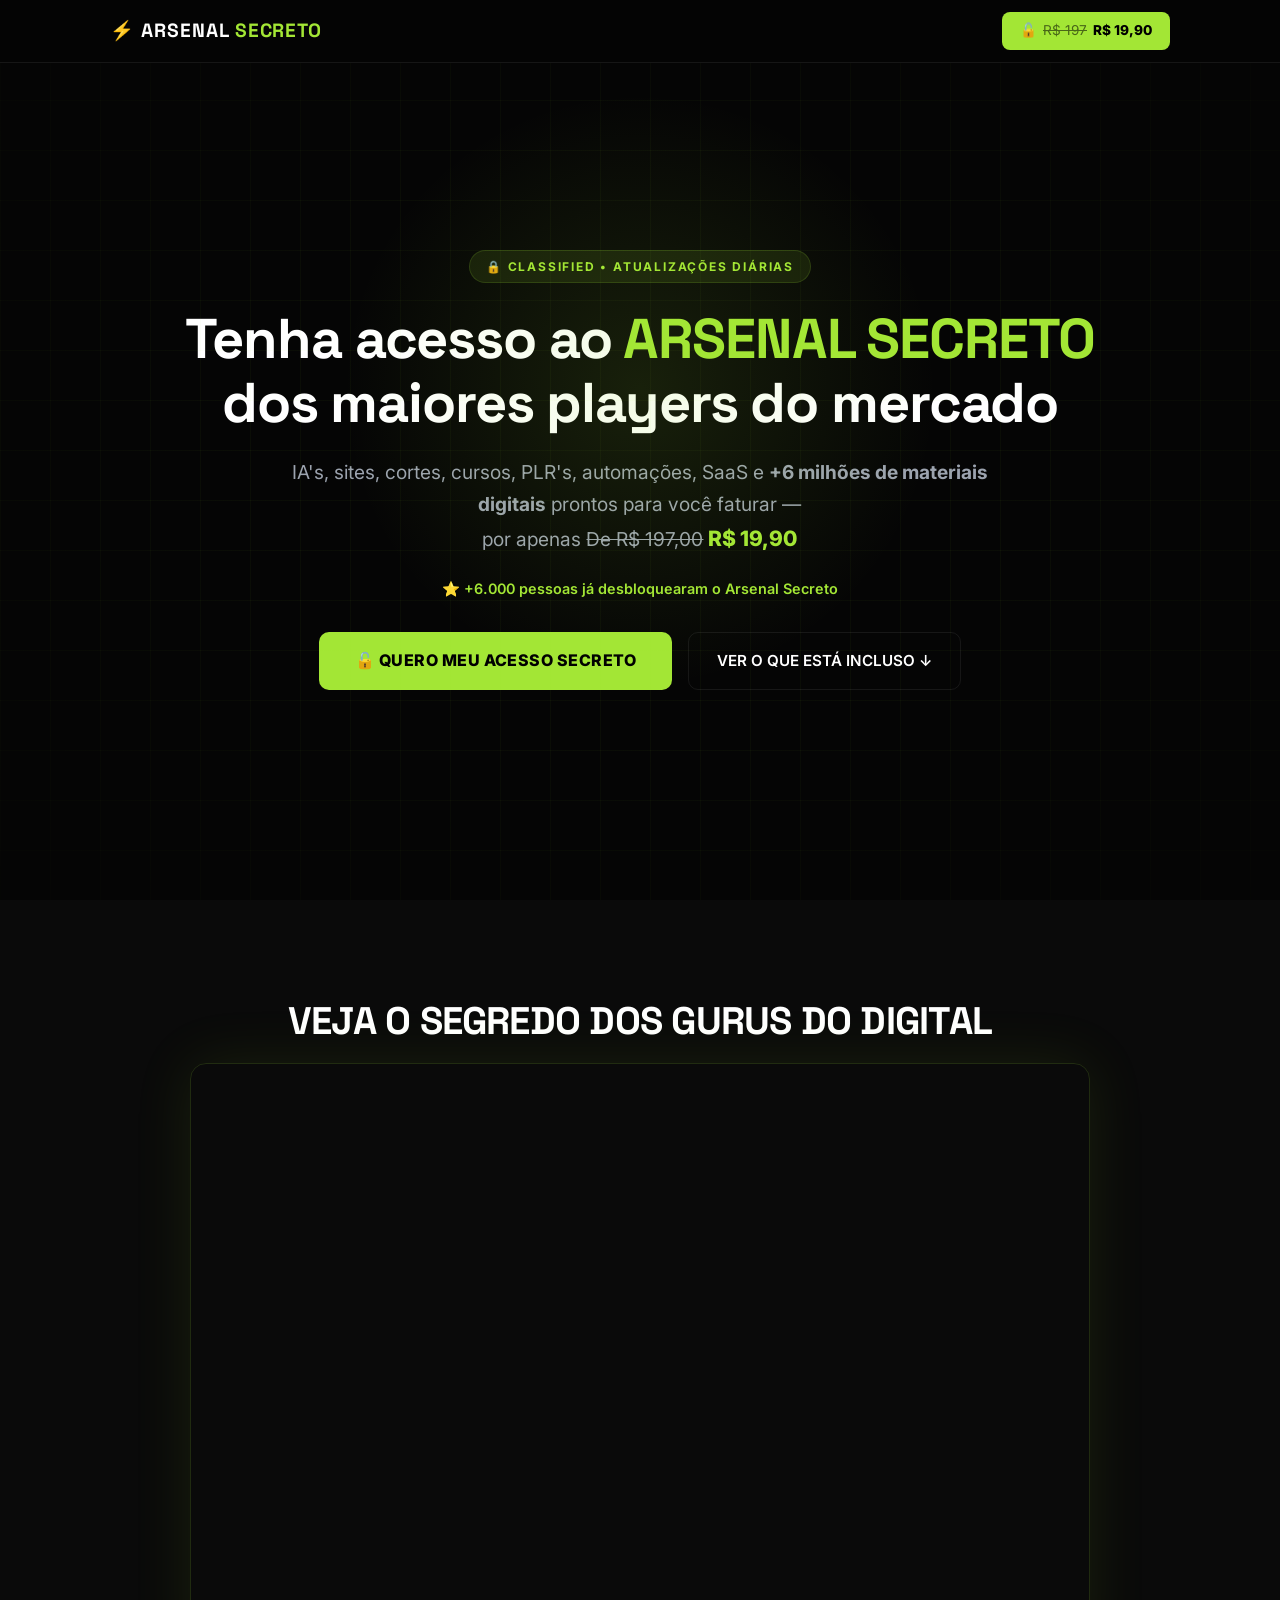
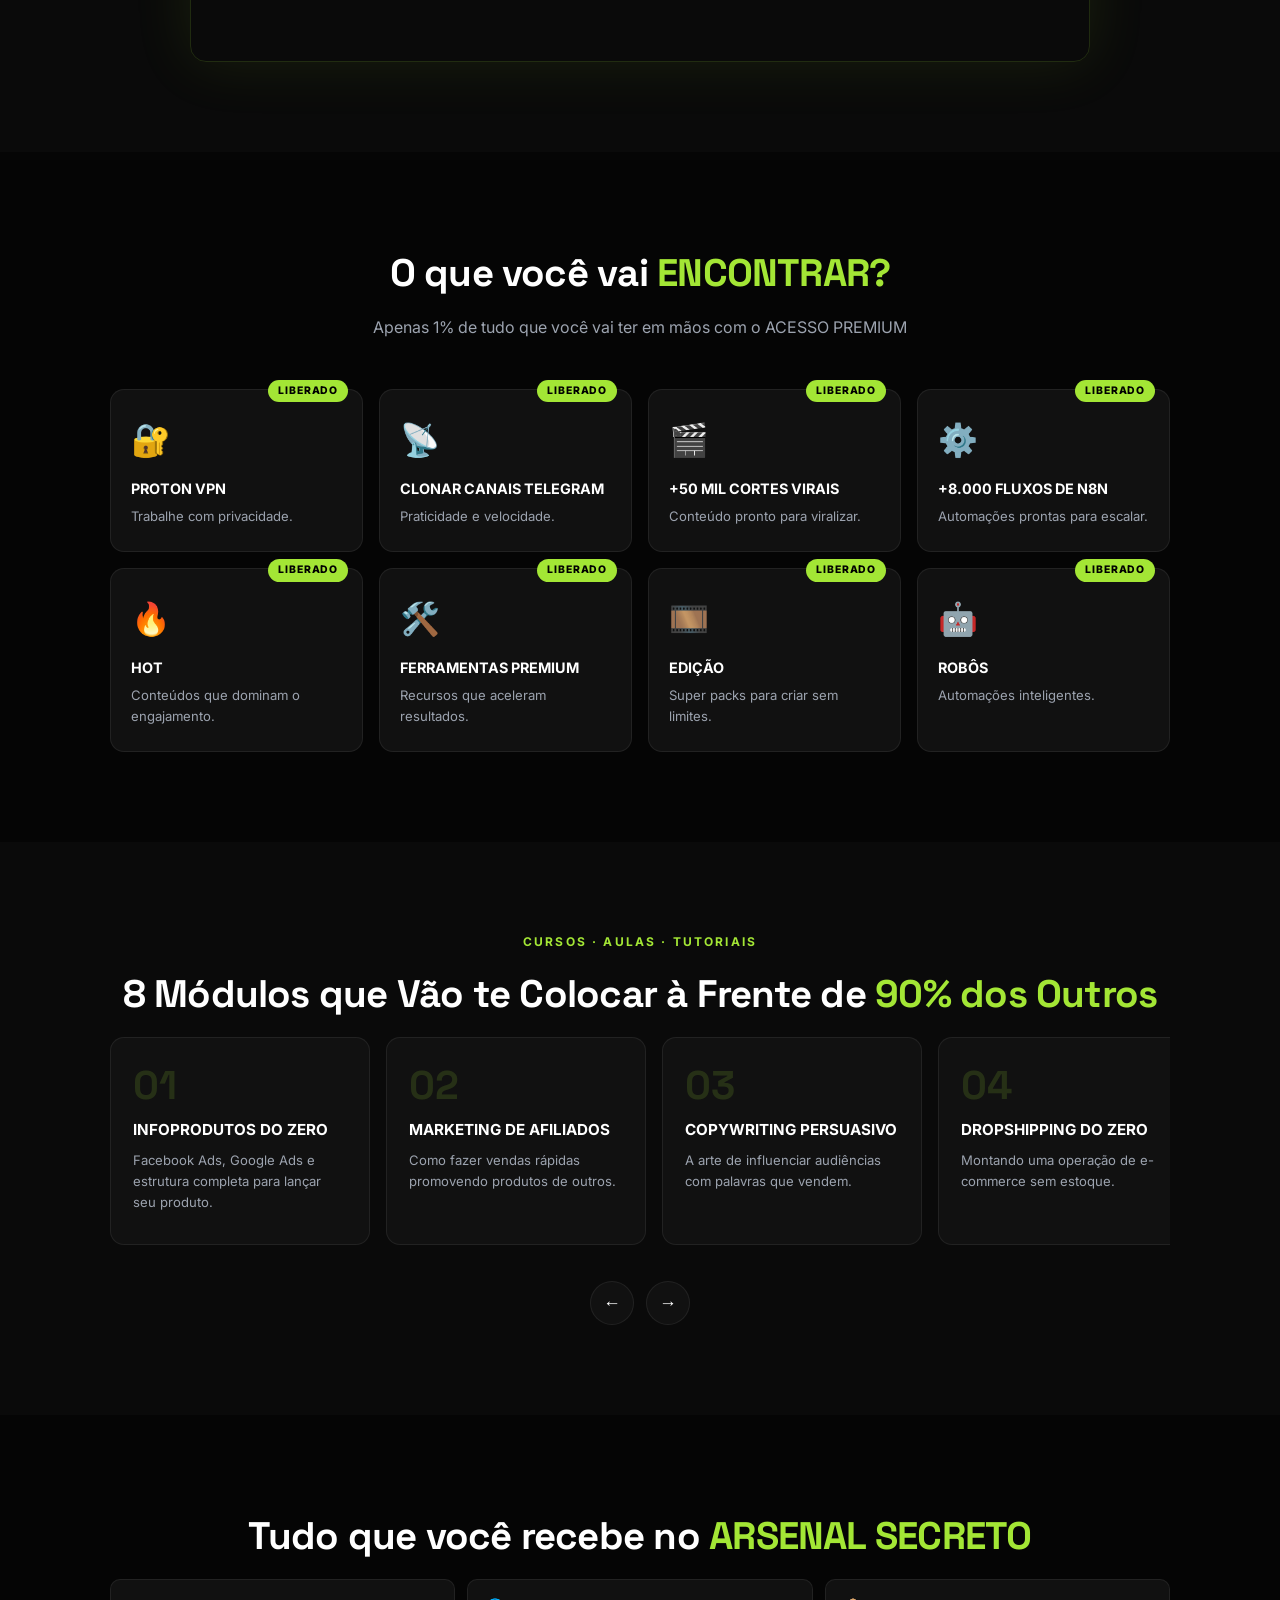
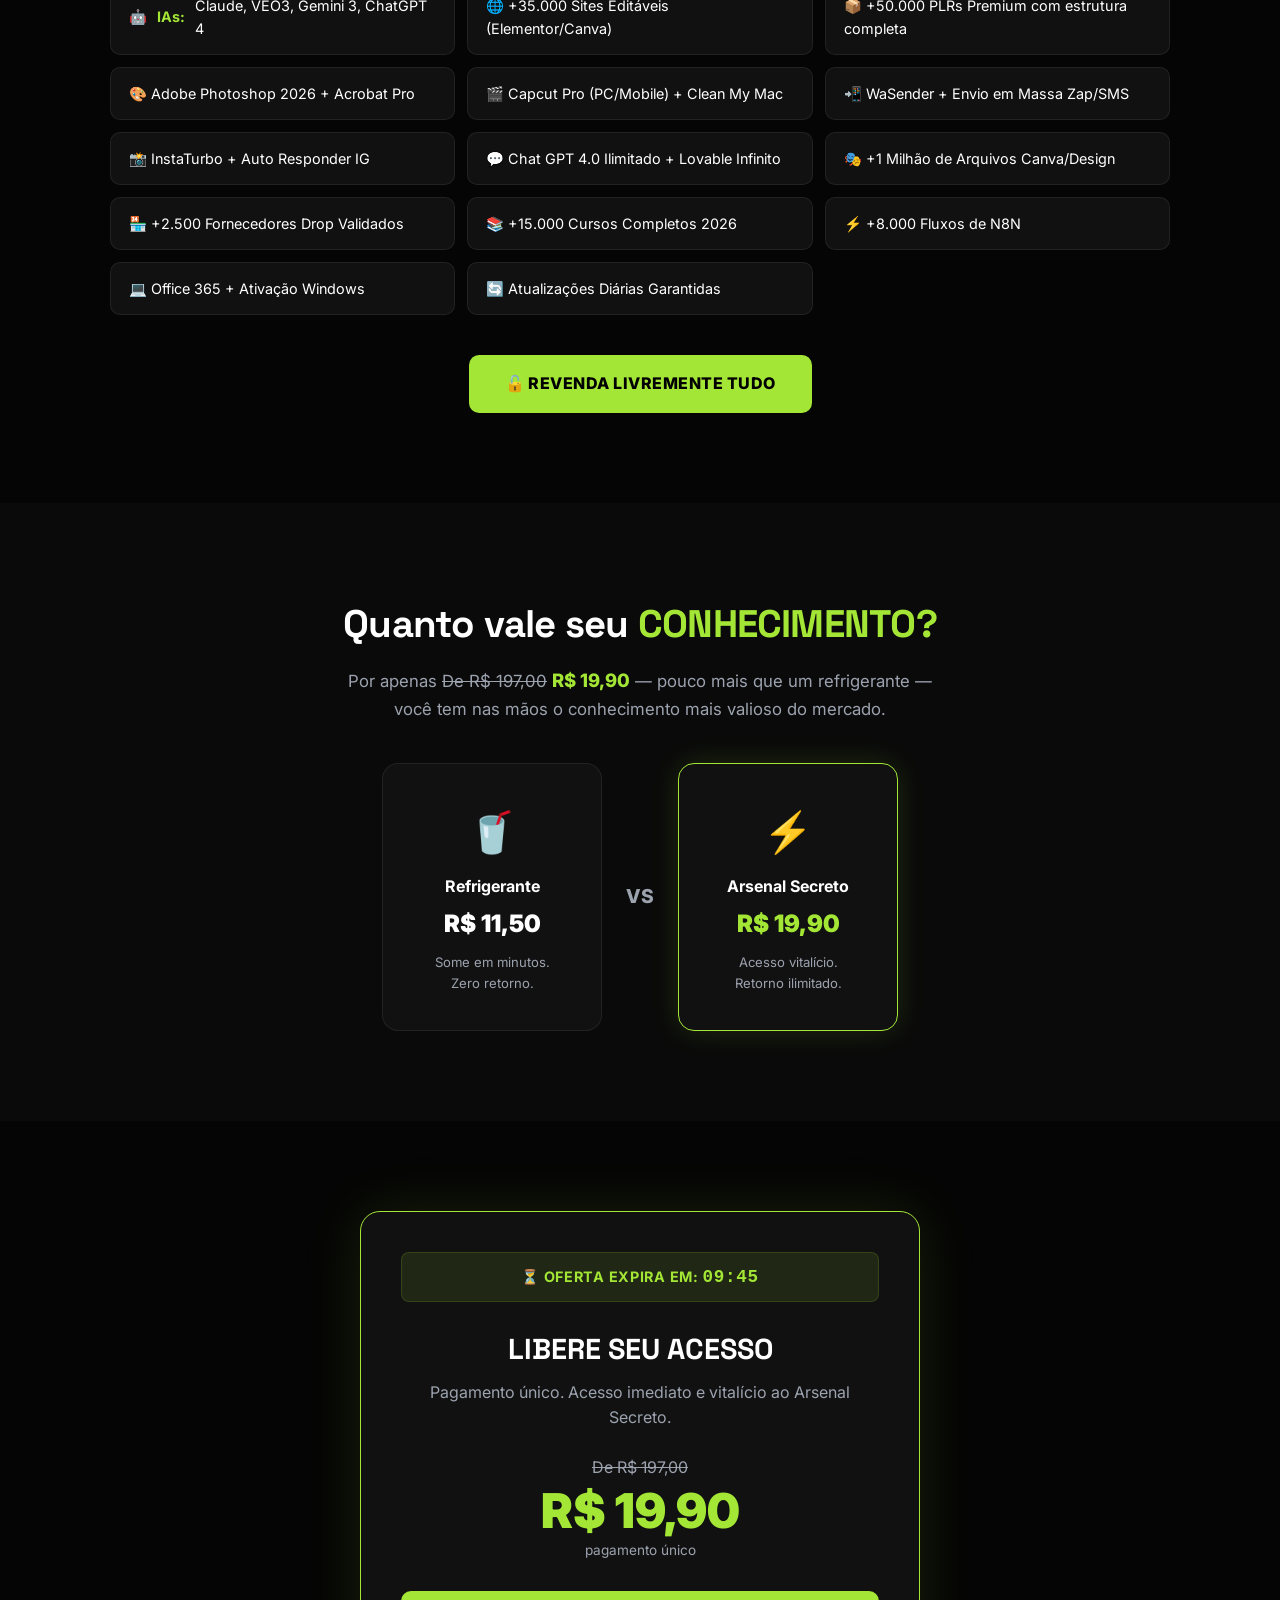
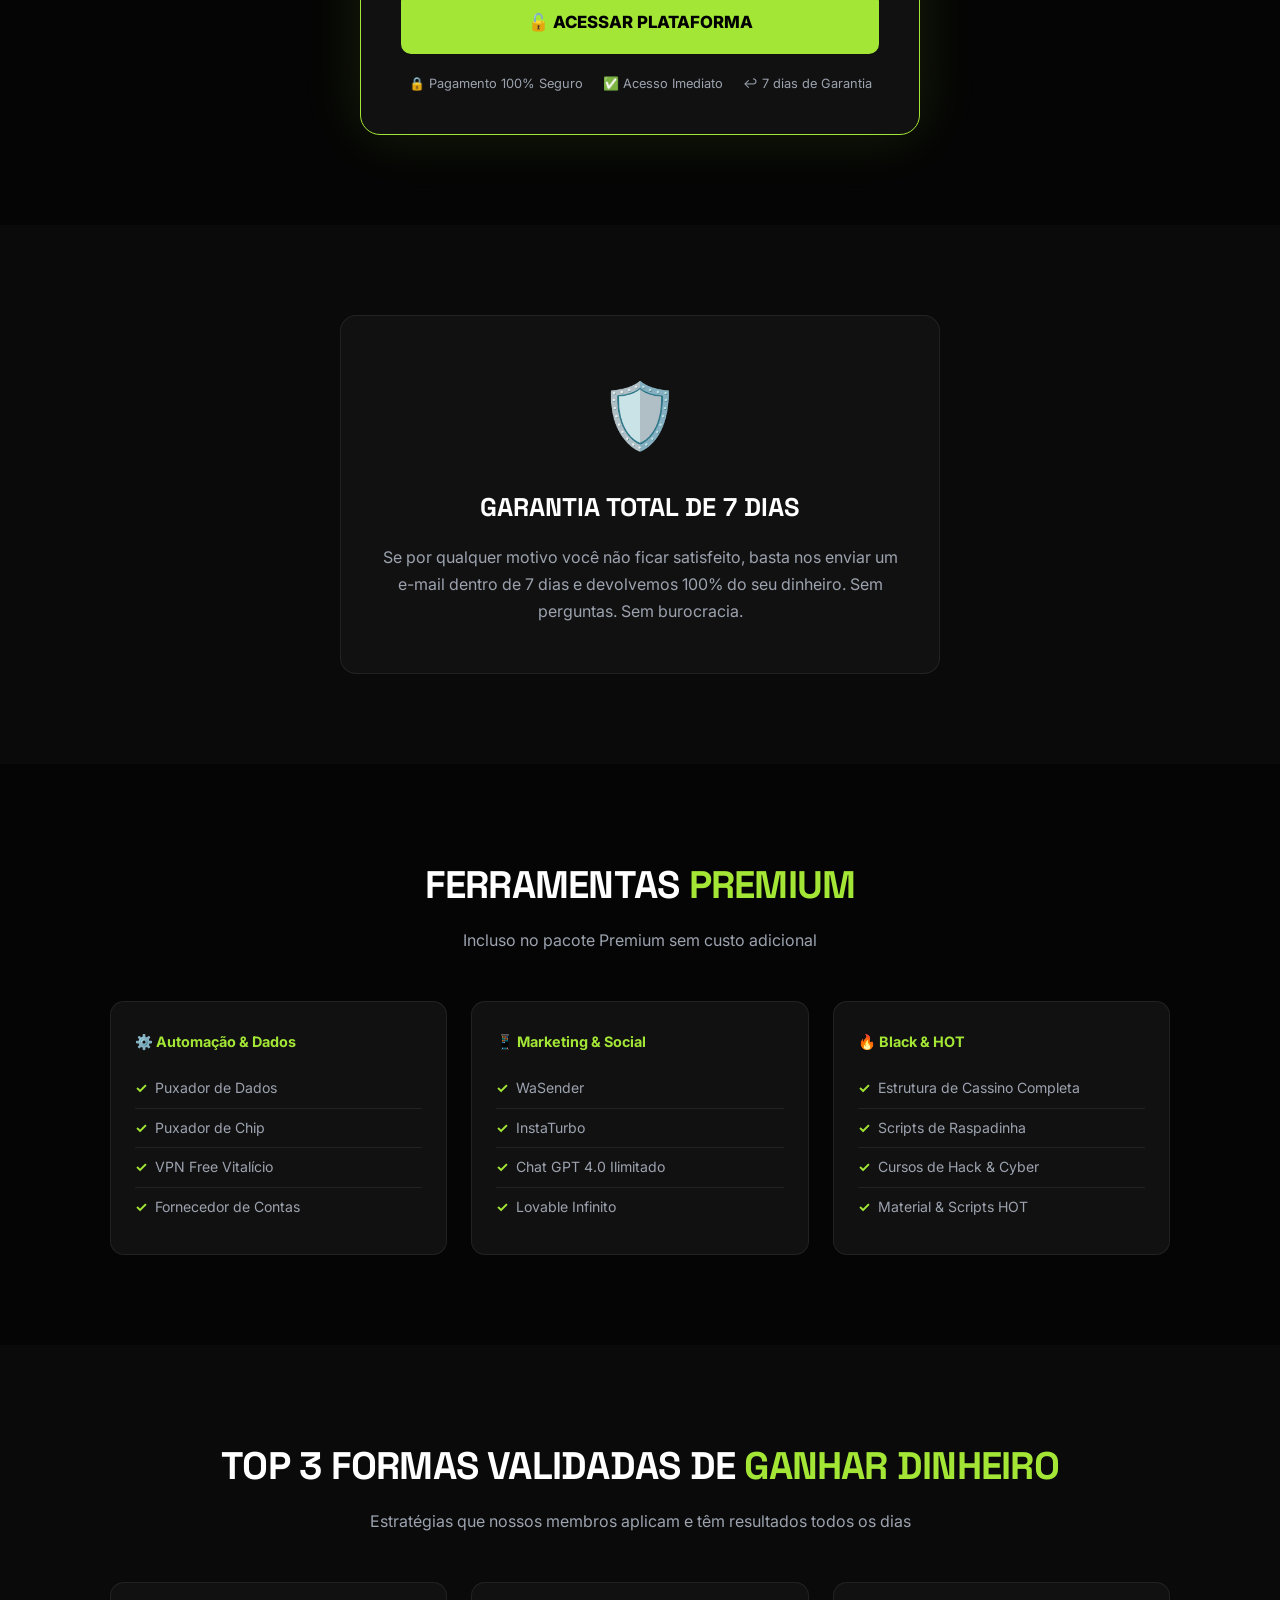
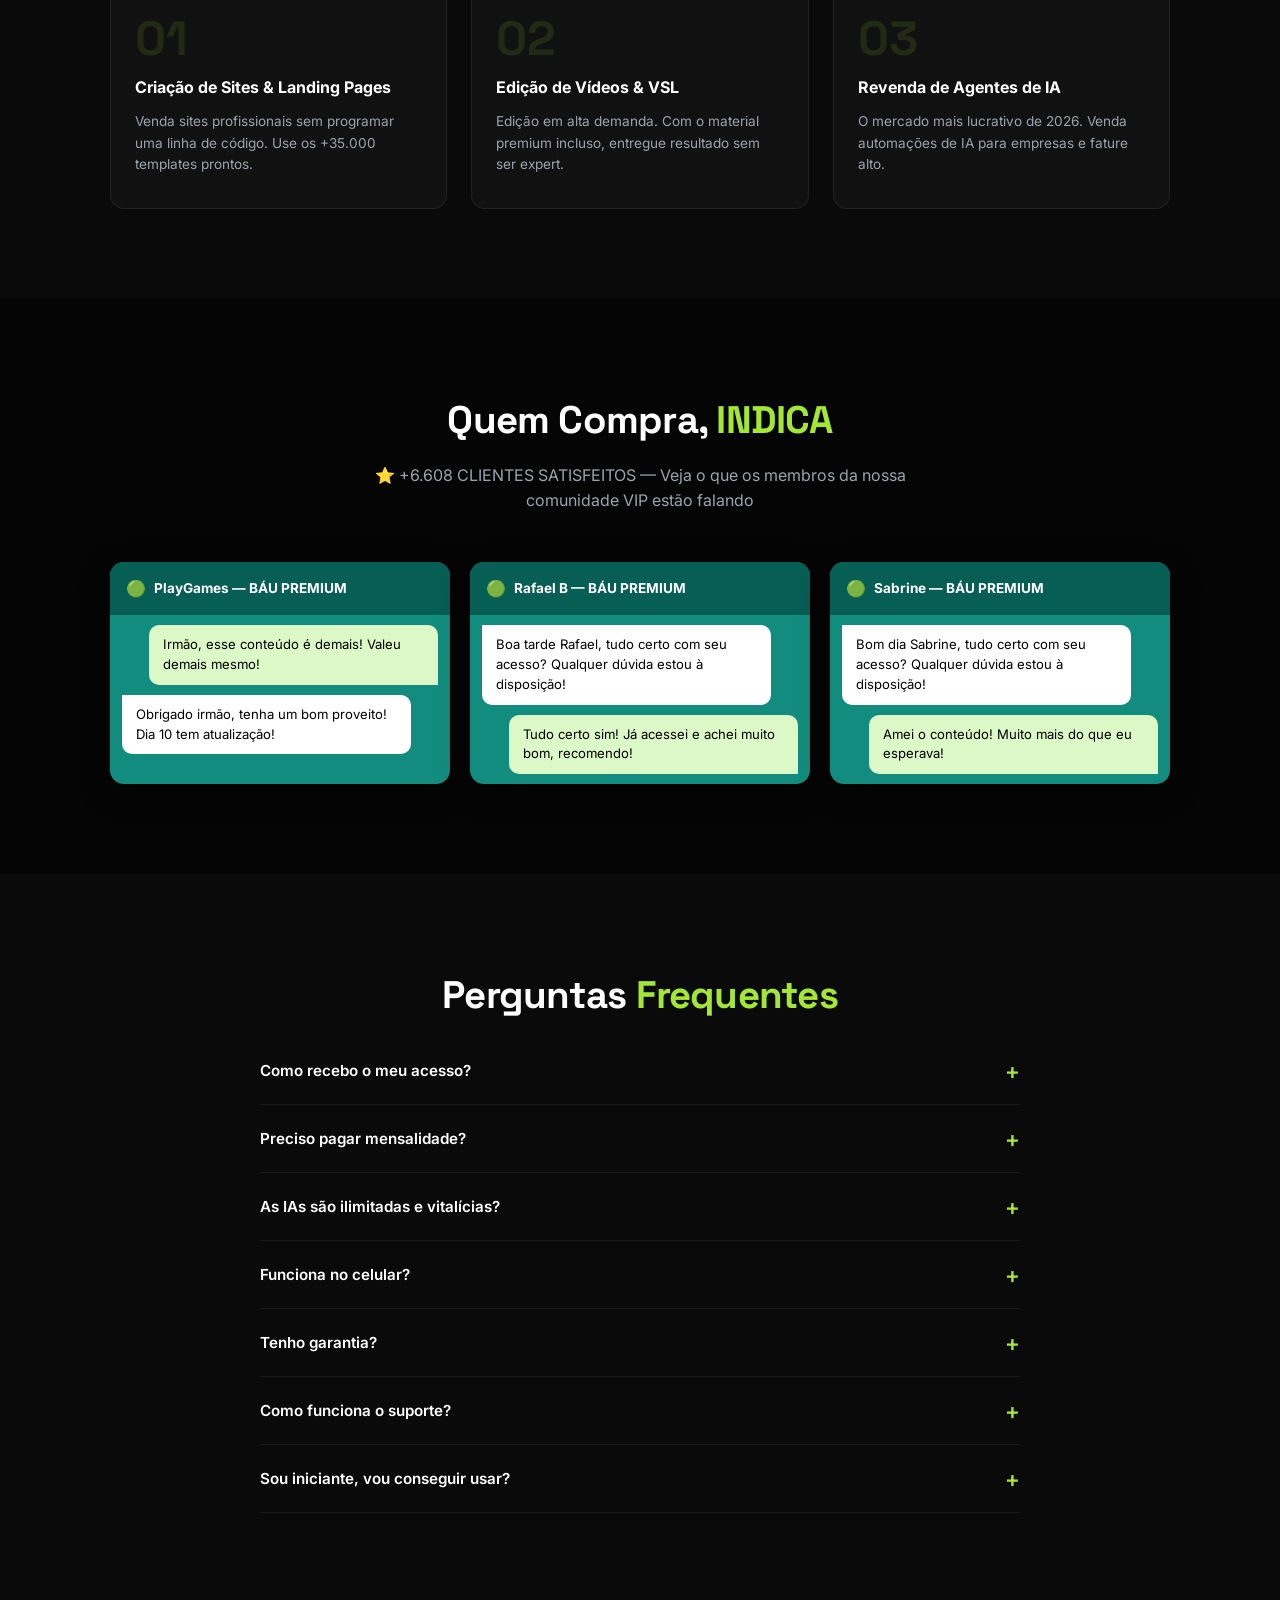
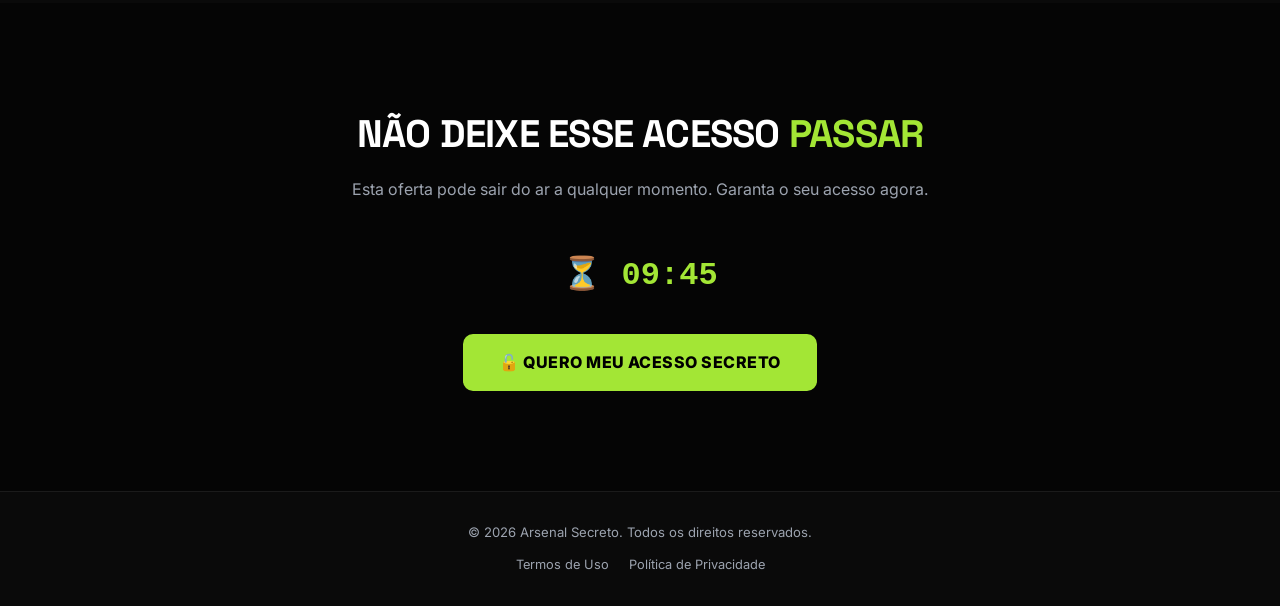
<file: arsenal-clone/index.html>
<!DOCTYPE html>
<html lang="pt-BR">
<head>
  <meta charset="UTF-8"/>
  <meta name="viewport" content="width=device-width, initial-scale=1.0"/>
  <title>O Arsenal Secreto dos Players do Digital</title>
  <meta name="description" content="Acesso vitalício a +6 milhões de materiais digitais: IAs, sites, cursos, PLRs, automações e SaaS. Por apenas R$ 19,90. Garantia de 7 dias."/>
  <link rel="preconnect" href="https://fonts.googleapis.com"/>
  <link rel="preconnect" href="https://fonts.gstatic.com" crossorigin/>
  <link href="https://fonts.googleapis.com/css2?family=Inter:wght@300;400;500;600;700;800;900&family=Space+Grotesk:wght@400;500;600;700&display=swap" rel="stylesheet"/>
  <link rel="stylesheet" href="css/style.css"/>
</head>
<body>

<!-- HEADER FIXO -->
<header class="header">
  <div class="header-inner">
    <div class="logo">⚡ ARSENAL <span class="logo-accent">SECRETO</span></div>
    <a href="#checkout" class="btn-header">
      🔓 <span class="price-old">R$ 197</span> R$ 19,90
    </a>
  </div>
</header>

<!-- HERO -->
<section class="hero">
  <div class="hero-bg-grid"></div>
  <div class="container">
    <div class="badge-top">🔒 CLASSIFIED • ATUALIZAÇÕES DIÁRIAS</div>
    <h1 class="hero-title">
      Tenha acesso ao <span class="highlight">ARSENAL SECRETO</span><br/>
      dos maiores players do mercado
    </h1>
    <p class="hero-sub">
      IA's, sites, cortes, cursos, PLR's, automações, SaaS e <strong>+6 milhões de materiais digitais</strong> prontos para você faturar —<br/>
      por apenas <span class="price-strike">De R$ 197,00</span> <span class="price-green">R$ 19,90</span>
    </p>
    <div class="social-proof">⭐ +6.000 pessoas já desbloquearam o Arsenal Secreto</div>
    <div class="hero-ctas">
      <a href="#checkout" class="btn-primary pulse">🔓 QUERO MEU ACESSO SECRETO</a>
      <a href="#o-que-voce-encontra" class="btn-ghost">VER O QUE ESTÁ INCLUSO ↓</a>
    </div>
  </div>
</section>

<!-- VSL -->
<section class="section-vsl">
  <div class="container">
    <h2 class="section-title">VEJA O SEGREDO DOS GURUS DO DIGITAL</h2>
    <div class="vsl-wrapper">
      <iframe src="https://player.vimeo.com/video/1080265685?autoplay=1&muted=1&loop=0&badge=0&autopause=0&player_id=0&app_id=58479" frameborder="0" allow="autoplay; fullscreen; picture-in-picture" allowfullscreen title="Arsenal Secreto VSL"></iframe>
    </div>
  </div>
</section>

<!-- O QUE VOCÊ VAI ENCONTRAR -->
<section class="section-cards" id="o-que-voce-encontra">
  <div class="container">
    <h2 class="section-title">O que você vai <span class="highlight">ENCONTRAR?</span></h2>
    <p class="section-sub">Apenas 1% de tudo que você vai ter em mãos com o ACESSO PREMIUM</p>
    <div class="cards-grid">
      <div class="card">
        <div class="card-badge">LIBERADO</div>
        <div class="card-icon">🔐</div>
        <h3>PROTON VPN</h3>
        <p>Trabalhe com privacidade.</p>
      </div>
      <div class="card">
        <div class="card-badge">LIBERADO</div>
        <div class="card-icon">📡</div>
        <h3>CLONAR CANAIS TELEGRAM</h3>
        <p>Praticidade e velocidade.</p>
      </div>
      <div class="card">
        <div class="card-badge">LIBERADO</div>
        <div class="card-icon">🎬</div>
        <h3>+50 MIL CORTES VIRAIS</h3>
        <p>Conteúdo pronto para viralizar.</p>
      </div>
      <div class="card">
        <div class="card-badge">LIBERADO</div>
        <div class="card-icon">⚙️</div>
        <h3>+8.000 FLUXOS DE N8N</h3>
        <p>Automações prontas para escalar.</p>
      </div>
      <div class="card">
        <div class="card-badge">LIBERADO</div>
        <div class="card-icon">🔥</div>
        <h3>HOT</h3>
        <p>Conteúdos que dominam o engajamento.</p>
      </div>
      <div class="card">
        <div class="card-badge">LIBERADO</div>
        <div class="card-icon">🛠️</div>
        <h3>FERRAMENTAS PREMIUM</h3>
        <p>Recursos que aceleram resultados.</p>
      </div>
      <div class="card">
        <div class="card-badge">LIBERADO</div>
        <div class="card-icon">🎞️</div>
        <h3>EDIÇÃO</h3>
        <p>Super packs para criar sem limites.</p>
      </div>
      <div class="card">
        <div class="card-badge">LIBERADO</div>
        <div class="card-icon">🤖</div>
        <h3>ROBÔS</h3>
        <p>Automações inteligentes.</p>
      </div>
    </div>
  </div>
</section>

<!-- 8 MÓDULOS -->
<section class="section-modulos">
  <div class="container">
    <p class="section-label">CURSOS · AULAS · TUTORIAIS</p>
    <h2 class="section-title">8 Módulos que Vão te Colocar à Frente de <span class="highlight">90% dos Outros</span></h2>
    <div class="modulos-track" id="modulosTrack">
      <div class="modulo-card"><div class="mod-num">01</div><h3>INFOPRODUTOS DO ZERO</h3><p>Facebook Ads, Google Ads e estrutura completa para lançar seu produto.</p></div>
      <div class="modulo-card"><div class="mod-num">02</div><h3>MARKETING DE AFILIADOS</h3><p>Como fazer vendas rápidas promovendo produtos de outros.</p></div>
      <div class="modulo-card"><div class="mod-num">03</div><h3>COPYWRITING PERSUASIVO</h3><p>A arte de influenciar audiências com palavras que vendem.</p></div>
      <div class="modulo-card"><div class="mod-num">04</div><h3>DROPSHIPPING DO ZERO</h3><p>Montando uma operação de e-commerce sem estoque.</p></div>
      <div class="modulo-card"><div class="mod-num">05</div><h3>TRÁFEGO PAGO AVANÇADO</h3><p>Estratégias de anúncios que geram ROI positivo no primeiro mês.</p></div>
      <div class="modulo-card"><div class="mod-num">06</div><h3>AUTOMAÇÃO COM IA</h3><p>Use IAs para multiplicar sua produtividade e resultados.</p></div>
      <div class="modulo-card"><div class="mod-num">07</div><h3>CRIAÇÃO DE CONTEÚDO VIRAL</h3><p>Scripts e estruturas de vídeos que explodem no algoritmo.</p></div>
      <div class="modulo-card"><div class="mod-num">08</div><h3>ESCALA E DELEGAÇÃO</h3><p>Como sair do operacional e construir uma operação lucrativa.</p></div>
    </div>
    <div class="mod-nav">
      <button onclick="scrollMod(-1)">←</button>
      <button onclick="scrollMod(1)">→</button>
    </div>
  </div>
</section>

<!-- TUDO QUE VOCÊ RECEBE -->
<section class="section-includes">
  <div class="container">
    <h2 class="section-title">Tudo que você recebe no <span class="highlight">ARSENAL SECRETO</span></h2>
    <div class="includes-list">
      <div class="inc-item">🤖 <strong>IAs:</strong> Claude, VEO3, Gemini 3, ChatGPT 4</div>
      <div class="inc-item">🌐 +35.000 Sites Editáveis (Elementor/Canva)</div>
      <div class="inc-item">📦 +50.000 PLRs Premium com estrutura completa</div>
      <div class="inc-item">🎨 Adobe Photoshop 2026 + Acrobat Pro</div>
      <div class="inc-item">🎬 Capcut Pro (PC/Mobile) + Clean My Mac</div>
      <div class="inc-item">📲 WaSender + Envio em Massa Zap/SMS</div>
      <div class="inc-item">📸 InstaTurbo + Auto Responder IG</div>
      <div class="inc-item">💬 Chat GPT 4.0 Ilimitado + Lovable Infinito</div>
      <div class="inc-item">🎭 +1 Milhão de Arquivos Canva/Design</div>
      <div class="inc-item">🏪 +2.500 Fornecedores Drop Validados</div>
      <div class="inc-item">📚 +15.000 Cursos Completos 2026</div>
      <div class="inc-item">⚡ +8.000 Fluxos de N8N</div>
      <div class="inc-item">💻 Office 365 + Ativação Windows</div>
      <div class="inc-item">🔄 Atualizações Diárias Garantidas</div>
    </div>
    <a href="#checkout" class="btn-primary pulse">🔓 REVENDA LIVREMENTE TUDO</a>
  </div>
</section>

<!-- COMPARAÇÃO DE PREÇO -->
<section class="section-compare">
  <div class="container">
    <h2 class="section-title">Quanto vale seu <span class="highlight">CONHECIMENTO?</span></h2>
    <p class="compare-sub">Por apenas <span class="price-strike">De R$ 197,00</span> <span class="price-green">R$ 19,90</span> — pouco mais que um refrigerante — você tem nas mãos o conhecimento mais valioso do mercado.</p>
    <div class="compare-boxes">
      <div class="compare-box bad">
        <div class="compare-icon">🥤</div>
        <div class="compare-label">Refrigerante</div>
        <div class="compare-price">R$ 11,50</div>
        <div class="compare-desc">Some em minutos. Zero retorno.</div>
      </div>
      <div class="compare-vs">VS</div>
      <div class="compare-box good">
        <div class="compare-icon">⚡</div>
        <div class="compare-label">Arsenal Secreto</div>
        <div class="compare-price price-green">R$ 19,90</div>
        <div class="compare-desc">Acesso vitalício. Retorno ilimitado.</div>
      </div>
    </div>
  </div>
</section>

<!-- CHECKOUT BOX -->
<section class="section-checkout" id="checkout">
  <div class="container">
    <div class="checkout-box">
      <div class="countdown-bar">
        ⏳ OFERTA EXPIRA EM: <span id="timer" class="timer-count">09:47</span>
      </div>
      <h2 class="checkout-title">LIBERE SEU ACESSO</h2>
      <p class="checkout-sub">Pagamento único. Acesso imediato e vitalício ao Arsenal Secreto.</p>
      <div class="checkout-price">
        <span class="price-old-lg">De R$ 197,00</span>
        <span class="price-main">R$ 19,90</span>
        <span class="price-once">pagamento único</span>
      </div>
      <a href="https://pay.hotmart.com/SEULINK" class="btn-checkout pulse">🔓 ACESSAR PLATAFORMA</a>
      <div class="checkout-trust">
        <span>🔒 Pagamento 100% Seguro</span>
        <span>✅ Acesso Imediato</span>
        <span>↩️ 7 dias de Garantia</span>
      </div>
    </div>
  </div>
</section>

<!-- GARANTIA -->
<section class="section-garantia">
  <div class="container">
    <div class="garantia-box">
      <div class="garantia-icon">🛡️</div>
      <h2>GARANTIA TOTAL DE 7 DIAS</h2>
      <p>Se por qualquer motivo você não ficar satisfeito, basta nos enviar um e-mail dentro de 7 dias e devolvemos 100% do seu dinheiro. Sem perguntas. Sem burocracia.</p>
    </div>
  </div>
</section>

<!-- FERRAMENTAS PREMIUM -->
<section class="section-tools">
  <div class="container">
    <h2 class="section-title">FERRAMENTAS <span class="highlight">PREMIUM</span></h2>
    <p class="section-sub">Incluso no pacote Premium sem custo adicional</p>
    <div class="tools-grid">
      <div class="tools-col">
        <h3 class="tools-cat">⚙️ Automação & Dados</h3>
        <ul>
          <li>Puxador de Dados</li>
          <li>Puxador de Chip</li>
          <li>VPN Free Vitalício</li>
          <li>Fornecedor de Contas</li>
        </ul>
      </div>
      <div class="tools-col">
        <h3 class="tools-cat">📱 Marketing & Social</h3>
        <ul>
          <li>WaSender</li>
          <li>InstaTurbo</li>
          <li>Chat GPT 4.0 Ilimitado</li>
          <li>Lovable Infinito</li>
        </ul>
      </div>
      <div class="tools-col">
        <h3 class="tools-cat">🔥 Black & HOT</h3>
        <ul>
          <li>Estrutura de Cassino Completa</li>
          <li>Scripts de Raspadinha</li>
          <li>Cursos de Hack & Cyber</li>
          <li>Material & Scripts HOT</li>
        </ul>
      </div>
    </div>
  </div>
</section>

<!-- TOP 3 FORMAS -->
<section class="section-top3">
  <div class="container">
    <h2 class="section-title">TOP 3 FORMAS VALIDADAS DE <span class="highlight">GANHAR DINHEIRO</span></h2>
    <p class="section-sub">Estratégias que nossos membros aplicam e têm resultados todos os dias</p>
    <div class="top3-grid">
      <div class="top3-card">
        <div class="top3-num">01</div>
        <h3>Criação de Sites & Landing Pages</h3>
        <p>Venda sites profissionais sem programar uma linha de código. Use os +35.000 templates prontos.</p>
      </div>
      <div class="top3-card">
        <div class="top3-num">02</div>
        <h3>Edição de Vídeos & VSL</h3>
        <p>Edição em alta demanda. Com o material premium incluso, entregue resultado sem ser expert.</p>
      </div>
      <div class="top3-card">
        <div class="top3-num">03</div>
        <h3>Revenda de Agentes de IA</h3>
        <p>O mercado mais lucrativo de 2026. Venda automações de IA para empresas e fature alto.</p>
      </div>
    </div>
  </div>
</section>

<!-- DEPOIMENTOS -->
<section class="section-depo">
  <div class="container">
    <h2 class="section-title">Quem Compra, <span class="highlight">INDICA</span></h2>
    <p class="section-sub">⭐ +6.608 CLIENTES SATISFEITOS — Veja o que os membros da nossa comunidade VIP estão falando</p>
    <div class="depo-grid">
      <div class="depo-card">
        <div class="depo-header"><span class="depo-avatar">🟢</span><strong>PlayGames — BÁU PREMIUM</strong></div>
        <div class="depo-msg sent">Irmão, esse conteúdo é demais! Valeu demais mesmo!</div>
        <div class="depo-msg recv">Obrigado irmão, tenha um bom proveito! Dia 10 tem atualização!</div>
      </div>
      <div class="depo-card">
        <div class="depo-header"><span class="depo-avatar">🟢</span><strong>Rafael B — BÁU PREMIUM</strong></div>
        <div class="depo-msg recv">Boa tarde Rafael, tudo certo com seu acesso? Qualquer dúvida estou à disposição!</div>
        <div class="depo-msg sent">Tudo certo sim! Já acessei e achei muito bom, recomendo!</div>
      </div>
      <div class="depo-card">
        <div class="depo-header"><span class="depo-avatar">🟢</span><strong>Sabrine — BÁU PREMIUM</strong></div>
        <div class="depo-msg recv">Bom dia Sabrine, tudo certo com seu acesso? Qualquer dúvida estou à disposição!</div>
        <div class="depo-msg sent">Amei o conteúdo! Muito mais do que eu esperava!</div>
      </div>
    </div>
  </div>
</section>

<!-- FAQ -->
<section class="section-faq">
  <div class="container">
    <h2 class="section-title">Perguntas <span class="highlight">Frequentes</span></h2>
    <div class="faq-list">
      <div class="faq-item">
        <button class="faq-q" onclick="toggleFaq(this)">Como recebo o meu acesso? <span>+</span></button>
        <div class="faq-a">Imediatamente após a confirmação do pagamento, você recebe por e-mail o login para a plataforma exclusiva do Arsenal Secreto. Entrega 100% automática.</div>
      </div>
      <div class="faq-item">
        <button class="faq-q" onclick="toggleFaq(this)">Preciso pagar mensalidade? <span>+</span></button>
        <div class="faq-a">Não. O pagamento é único de R$ 19,90 e você tem acesso vitalício a tudo, incluindo todas as atualizações diárias.</div>
      </div>
      <div class="faq-item">
        <button class="faq-q" onclick="toggleFaq(this)">As IAs são ilimitadas e vitalícias? <span>+</span></button>
        <div class="faq-a">Sim. Você terá acesso ilimitado e vitalício às IAs incluídas no pacote, como Chat GPT 4.0, Lovable Infinito, Claude, VEO3 e mais.</div>
      </div>
      <div class="faq-item">
        <button class="faq-q" onclick="toggleFaq(this)">Funciona no celular? <span>+</span></button>
        <div class="faq-a">Sim! A plataforma é totalmente responsiva e otimizada para PC, tablet e celular. Acesse de onde quiser.</div>
      </div>
      <div class="faq-item">
        <button class="faq-q" onclick="toggleFaq(this)">Tenho garantia? <span>+</span></button>
        <div class="faq-a">Sim, 7 dias de garantia incondicional. Se não gostar por qualquer motivo, devolvemos 100% do seu dinheiro. Sem burocracia.</div>
      </div>
      <div class="faq-item">
        <button class="faq-q" onclick="toggleFaq(this)">Como funciona o suporte? <span>+</span></button>
        <div class="faq-a">Você terá acesso ao grupo VIP de networking no WhatsApp, onde nossa equipe e outros membros respondem dúvidas diariamente.</div>
      </div>
      <div class="faq-item">
        <button class="faq-q" onclick="toggleFaq(this)">Sou iniciante, vou conseguir usar? <span>+</span></button>
        <div class="faq-a">Sim. A plataforma foi feita para ser intuitiva, com categorias organizadas e busca inteligente. Você acha o que precisa em segundos.</div>
      </div>
    </div>
  </div>
</section>

<!-- FOOTER CTA FINAL -->
<section class="section-final">
  <div class="container">
    <h2 class="section-title">NÃO DEIXE ESSE ACESSO <span class="highlight">PASSAR</span></h2>
    <p class="section-sub">Esta oferta pode sair do ar a qualquer momento. Garanta o seu acesso agora.</p>
    <div class="final-timer">⏳ <span id="timer2">09:47</span></div>
    <a href="#checkout" class="btn-primary pulse">🔓 QUERO MEU ACESSO SECRETO</a>
  </div>
</section>

<!-- FOOTER -->
<footer class="footer">
  <div class="container">
    <p>© 2026 Arsenal Secreto. Todos os direitos reservados.</p>
    <div class="footer-links">
      <a href="#">Termos de Uso</a>
      <a href="#">Política de Privacidade</a>
    </div>
  </div>
</footer>

<script src="js/main.js"></script>
</body>
</html>
</file>
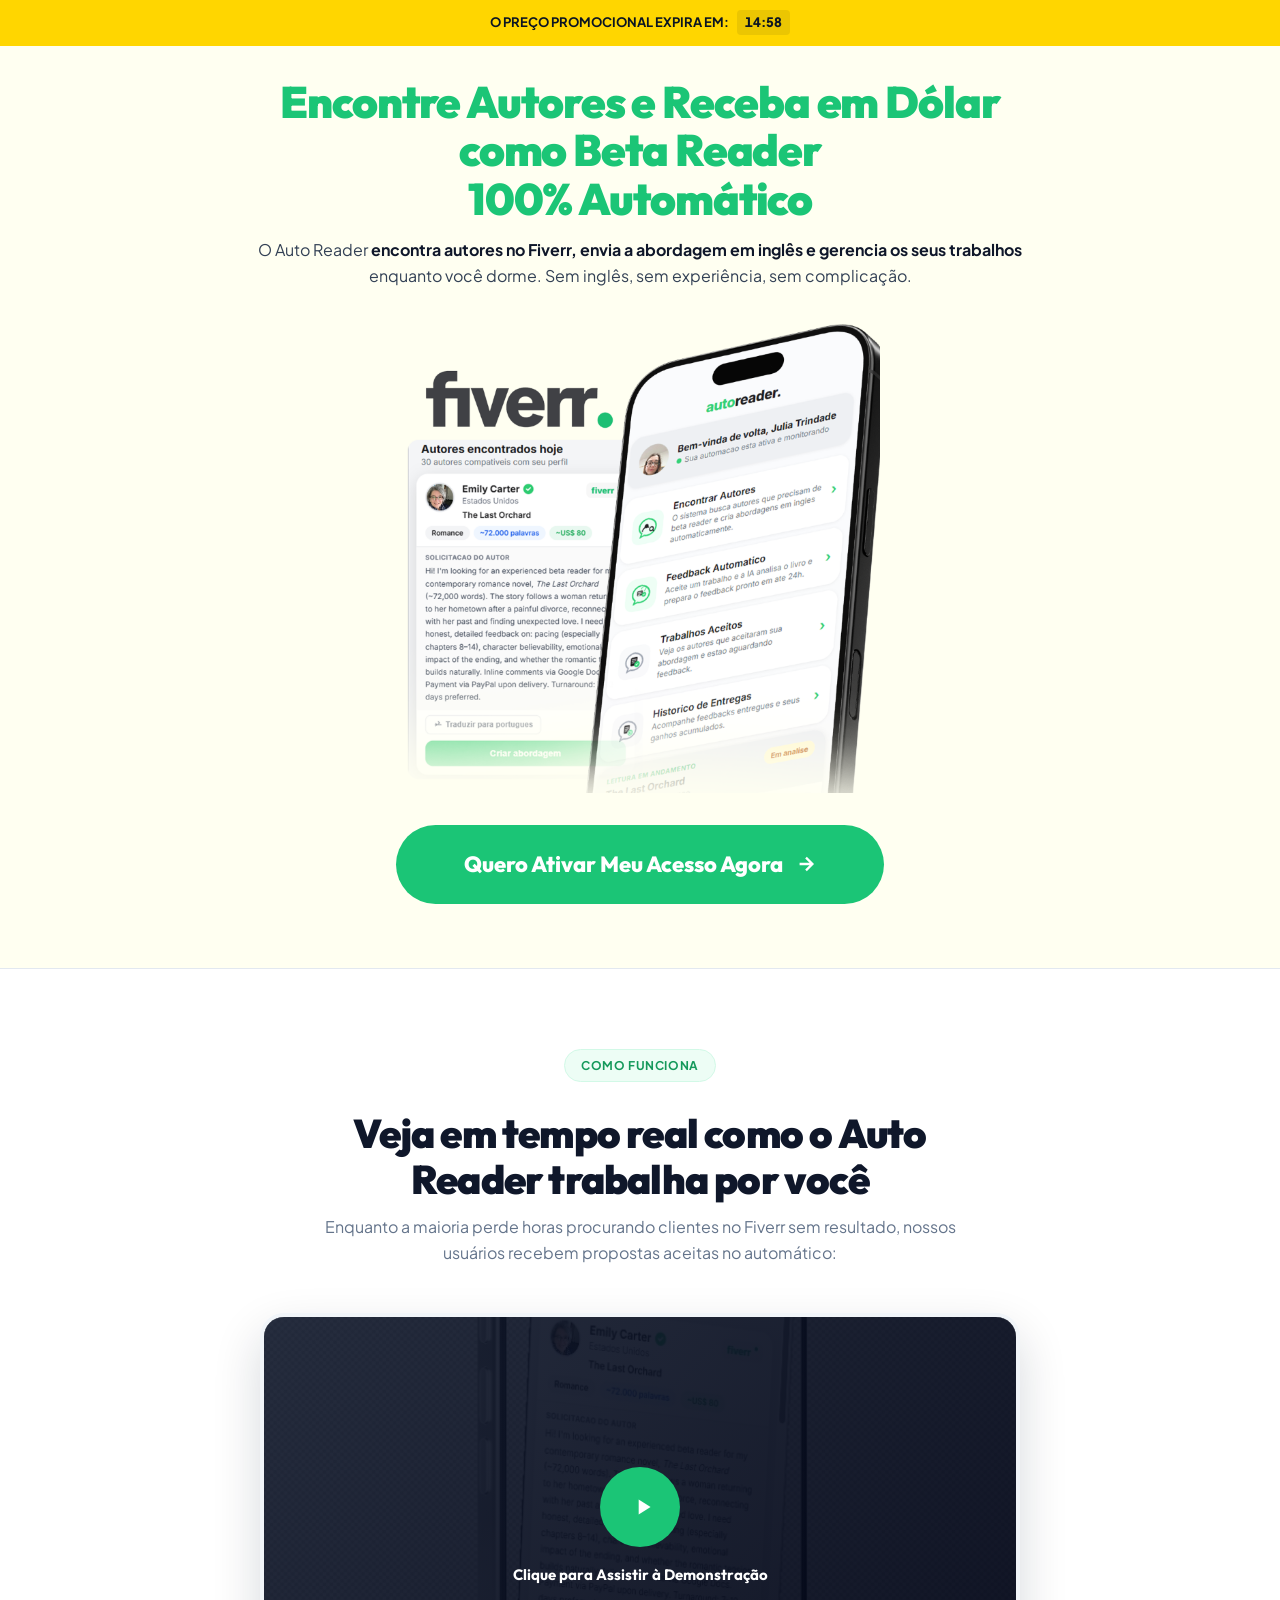
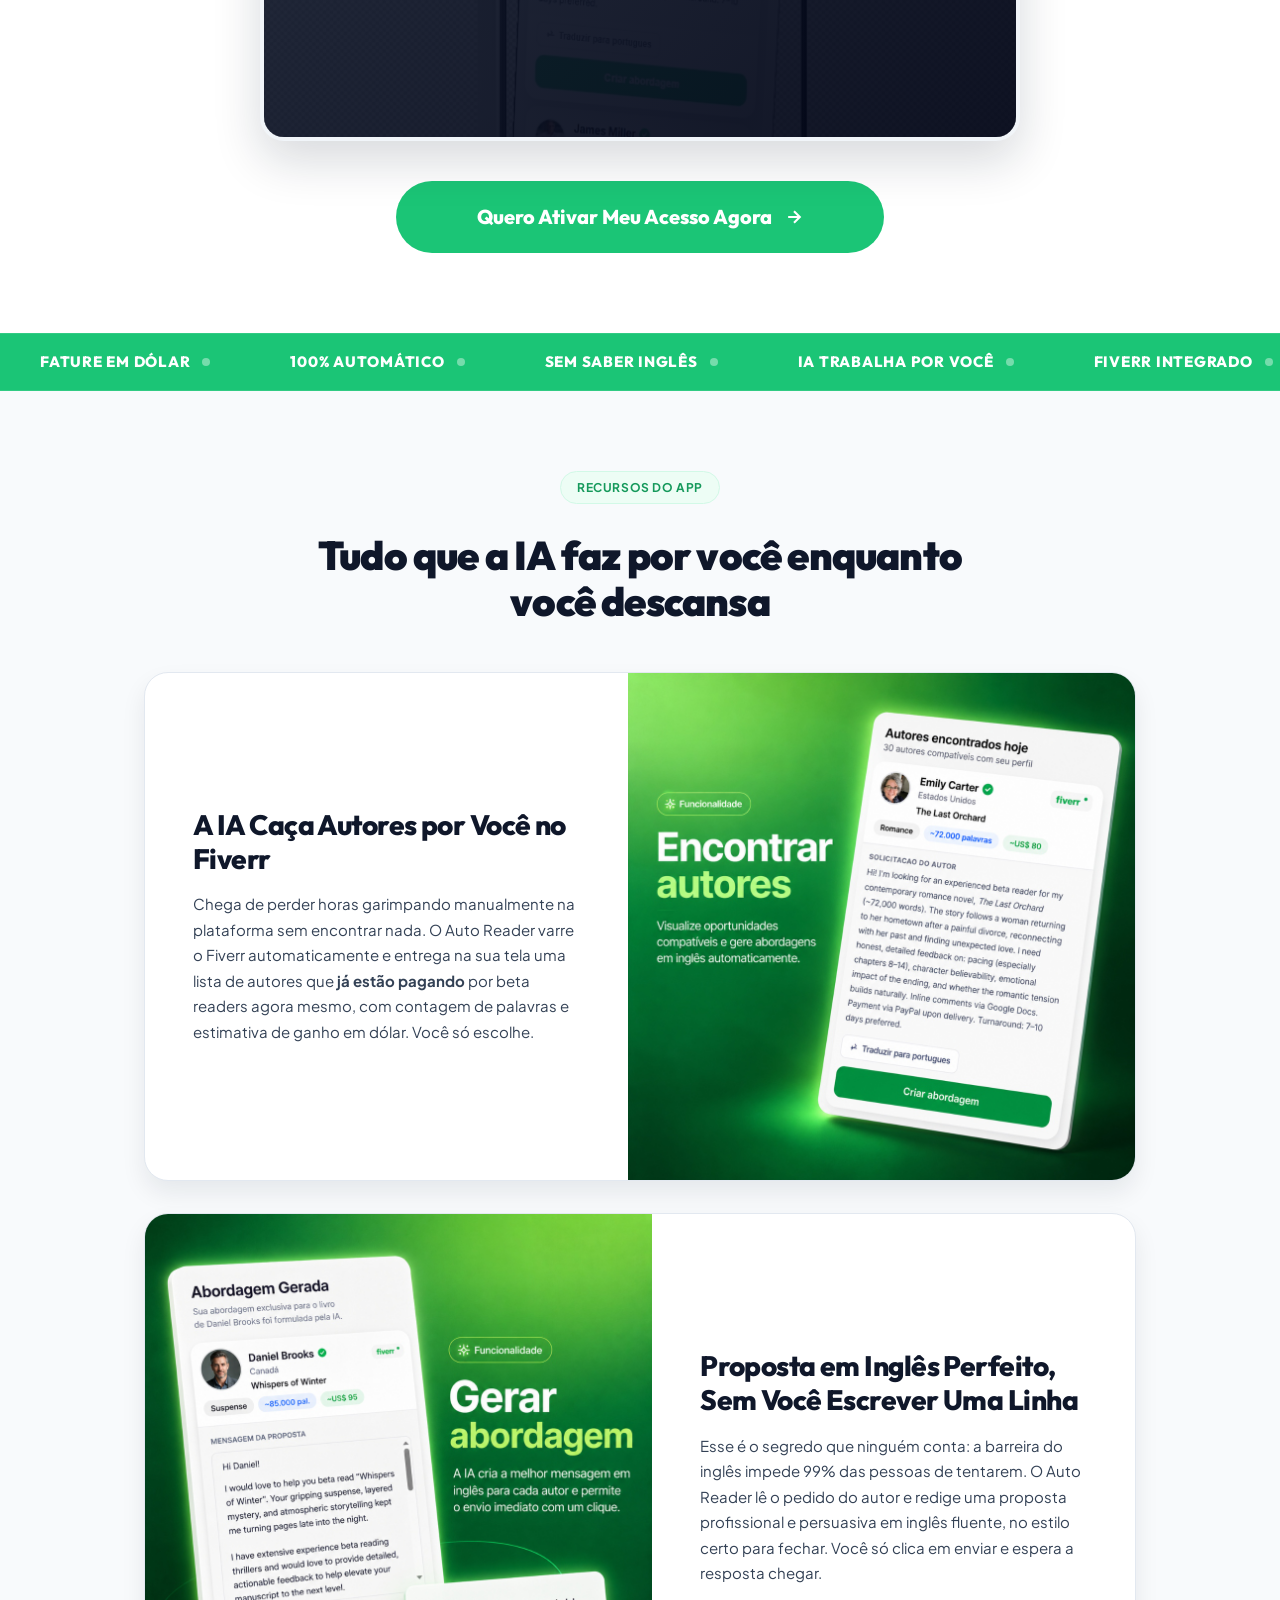
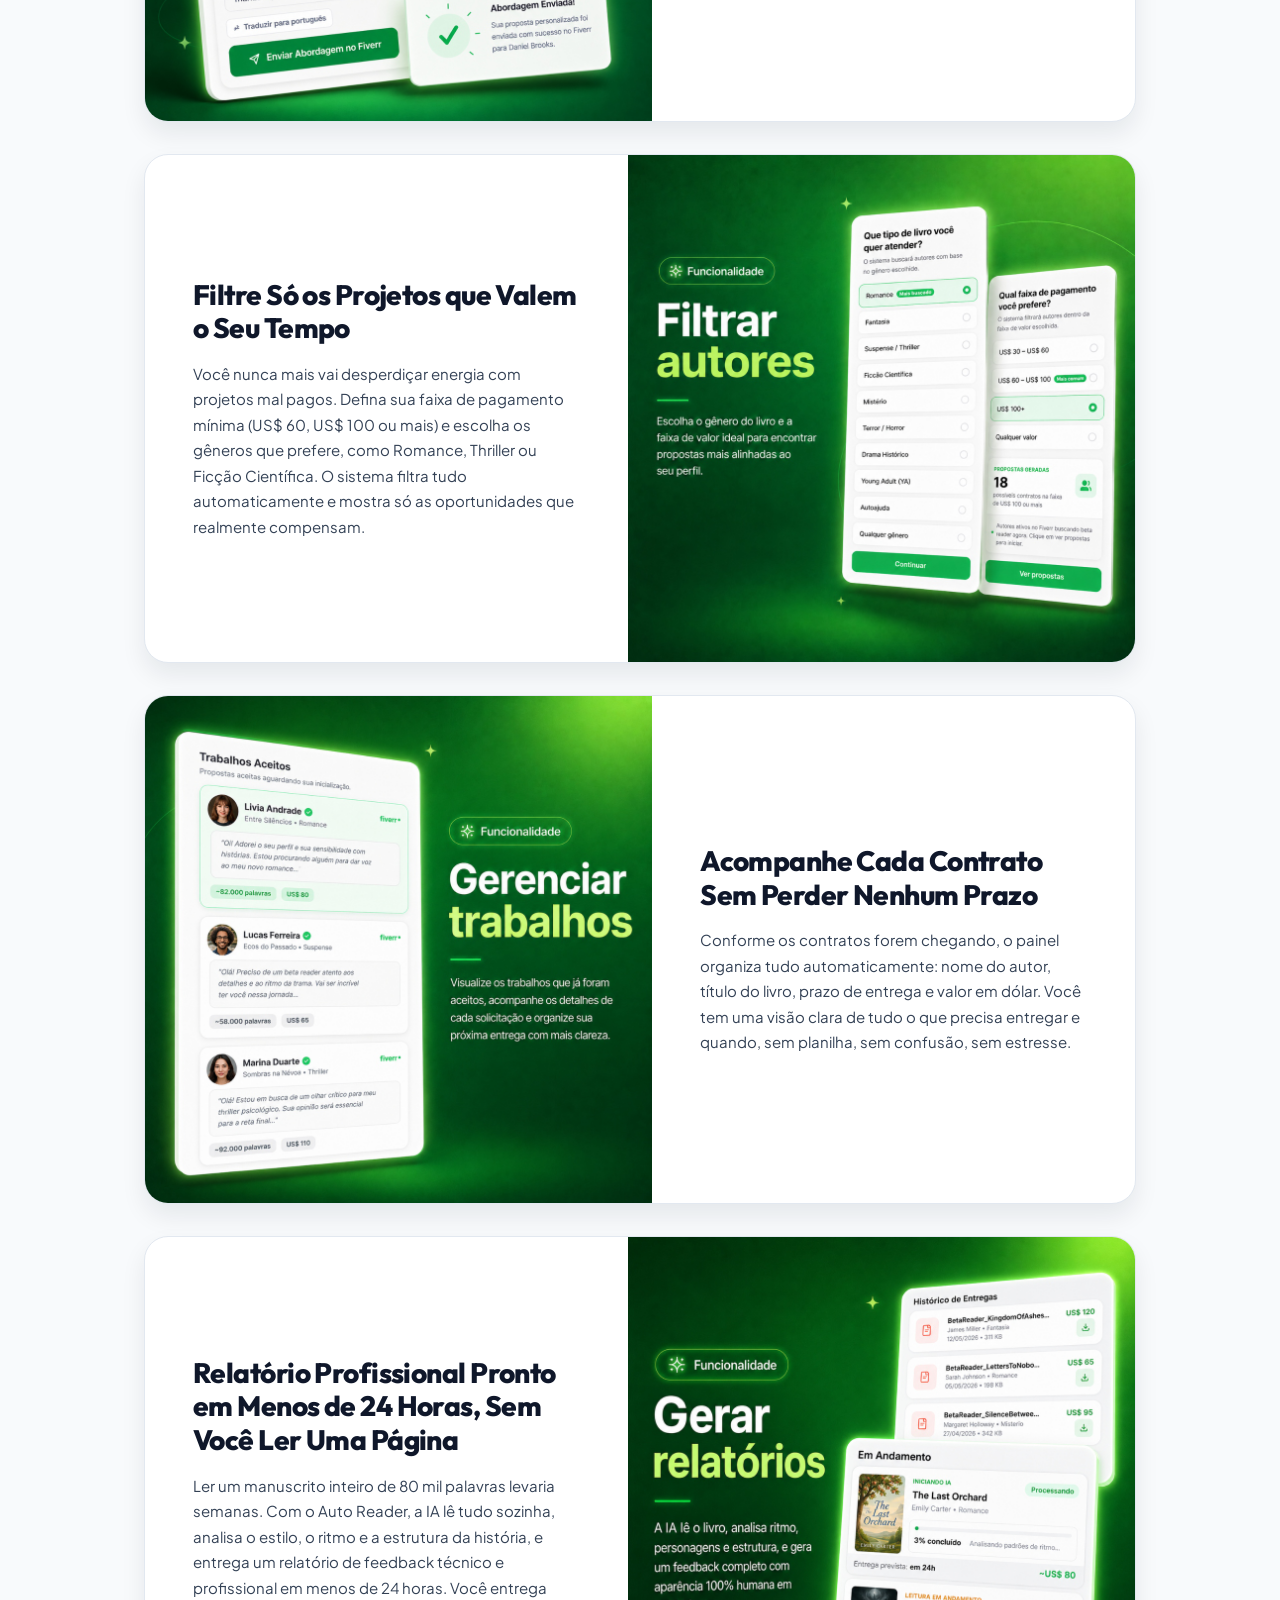
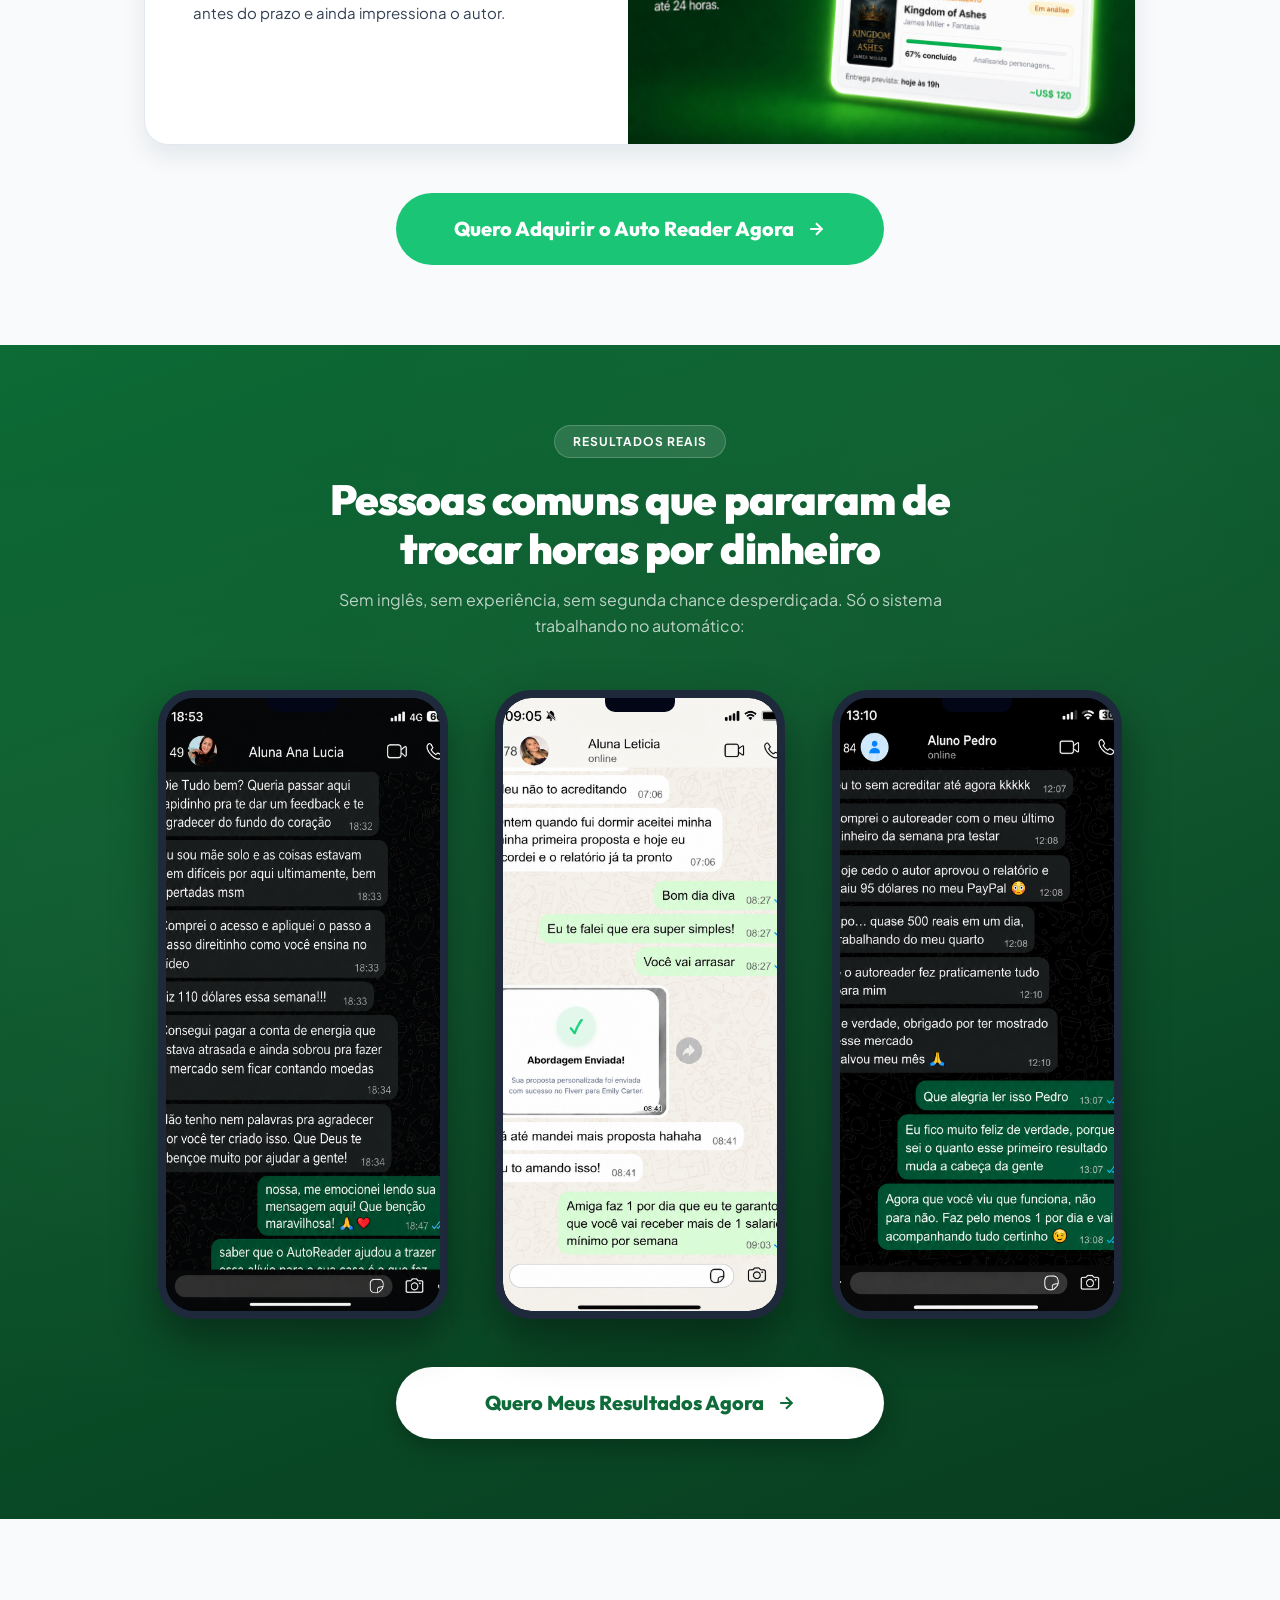
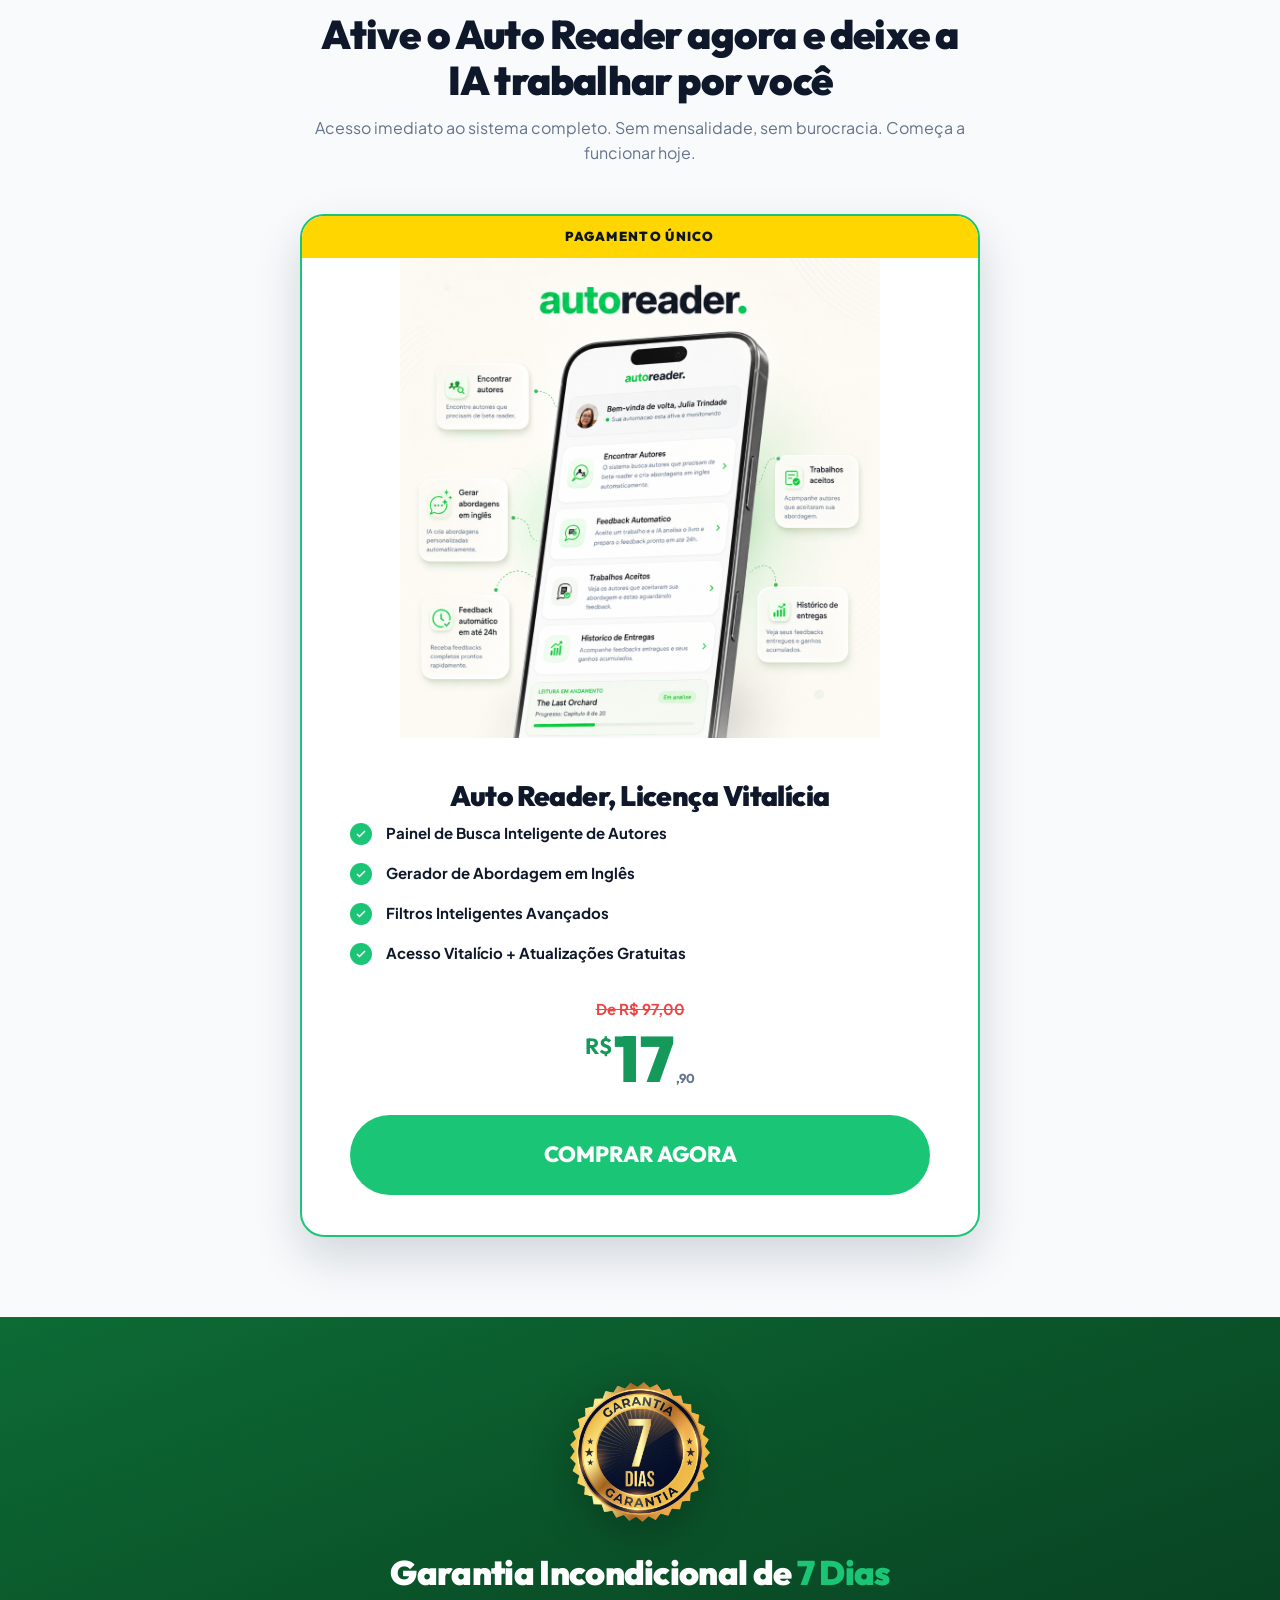
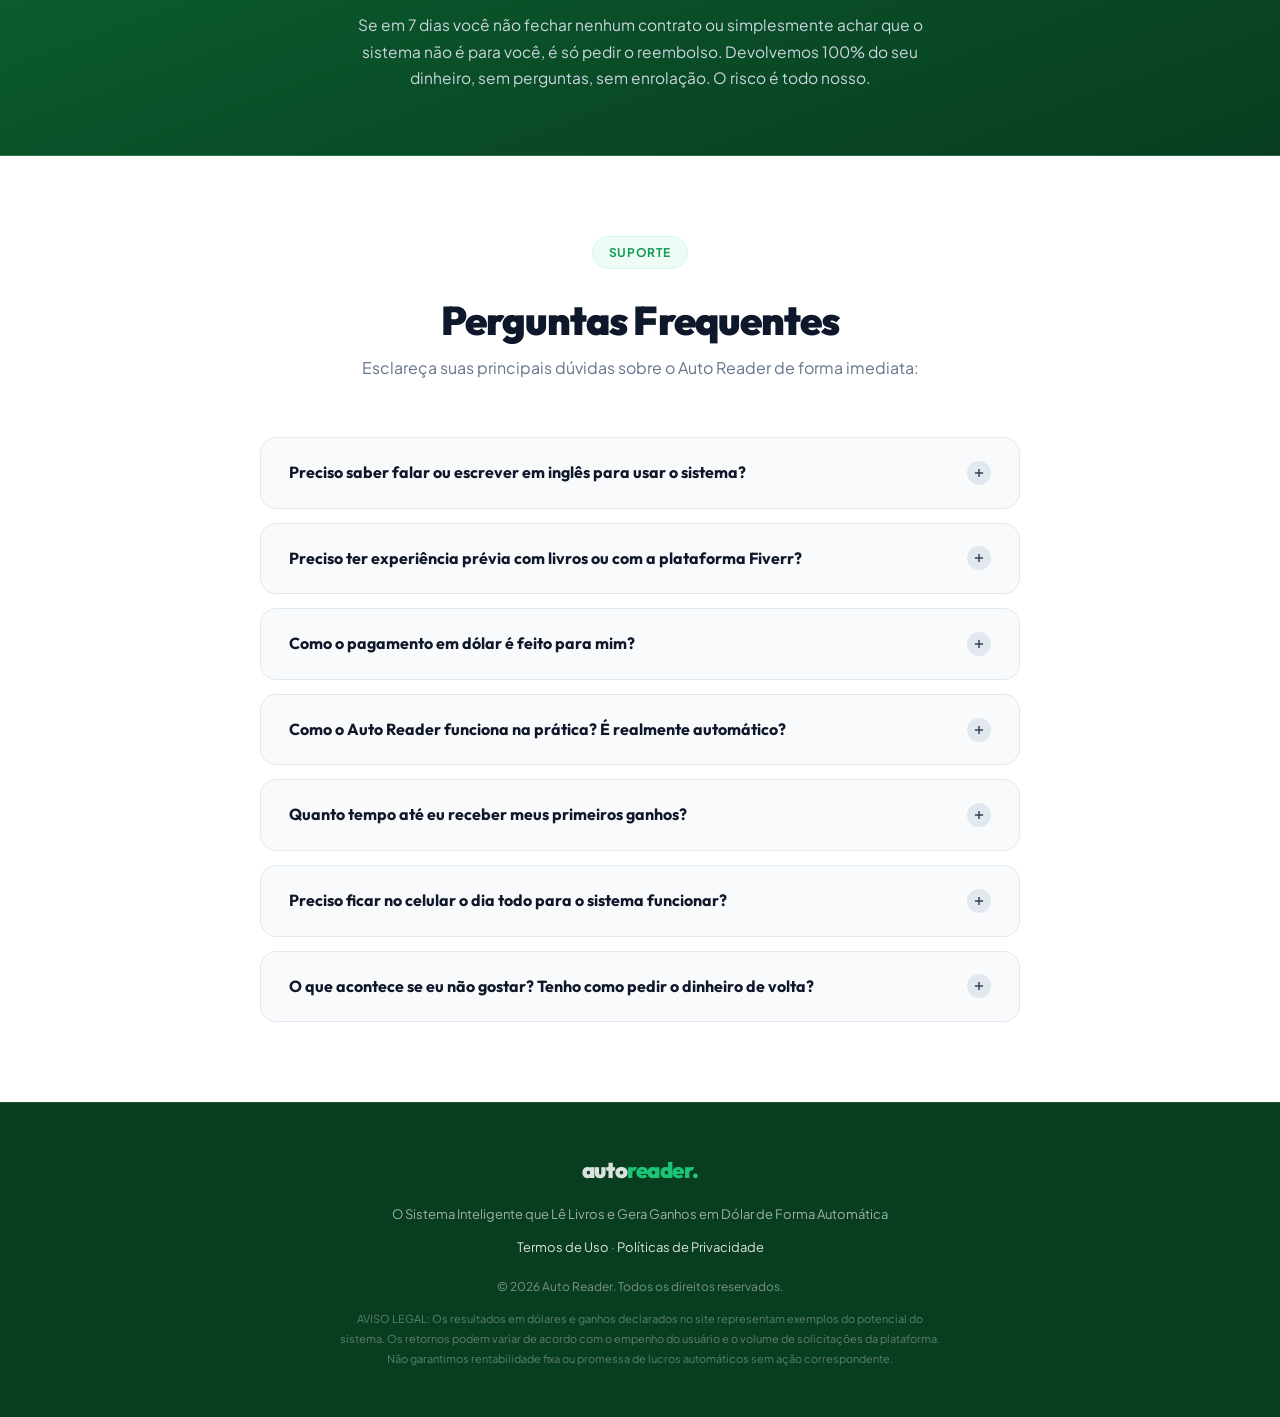
<file: lp/index.html>
<!DOCTYPE html>
<html lang="pt-BR">
<head>
    <meta charset="UTF-8">
    <meta name="viewport" content="width=device-width, initial-scale=1.0">
    <title>Auto Reader, Ganhe em Dólar como Beta Reader sem Saber Inglês</title>
    <!-- SEO Meta Tags -->
    <meta name="description" content="O sistema automatizado inovador que lê livros e gera relatórios de feedback profissionais. Encontre autores no Fiverr e fature em dólar pelo celular.">
    <!-- Google Fonts Premium -->
    <link rel="preconnect" href="https://fonts.googleapis.com">
    <link rel="preconnect" href="https://fonts.gstatic.com" crossorigin>
    <link href="https://fonts.googleapis.com/css2?family=Outfit:wght@300;400;500;600;700;800;900&family=Plus+Jakarta+Sans:wght@300;400;500;600;700;800&display=swap" rel="stylesheet">
    
    <!-- CSS Embutido de Altíssima Performance e Visual Ultra-Premium -->
    <style>
        /* --- Reset & Variáveis de Design --- */
        *, *::before, *::after {
            margin: 0;
            padding: 0;
            box-sizing: border-box;
        }
        
        /* Scrollbar Premium Fina e Moderna estilo Celular (Evita barra cinza grossa do Windows) */
        ::-webkit-scrollbar {
            width: 6px;
            height: 6px;
        }
        ::-webkit-scrollbar-track {
            background: transparent;
        }
        ::-webkit-scrollbar-thumb {
            background: rgba(15, 23, 42, 0.2);
            border-radius: 10px;
        }
        ::-webkit-scrollbar-thumb:hover {
            background: rgba(15, 23, 42, 0.4);
        }
        
        :root {
            /* Palette Verde HSL Ajustada aos Mockups */
            --primary-h: 152;
            --primary-s: 76%;
            --primary-l: 44%;
            --primary: hsl(var(--primary-h), var(--primary-s), var(--primary-l));
            --primary-dark: hsl(var(--primary-h), var(--primary-s), 34%);
            --primary-light: hsl(var(--primary-h), var(--primary-s), 96%);
            
            /* Tons Escuros e Neutros */
            --dark: #0f172a;
            --dark-2: #1e293b;
            --black: #020617;
            --slate-100: #f1f5f9;
            --slate-200: #e2e8f0;
            --slate-300: #cbd5e1;
            --slate-500: #64748b;
            --slate-700: #334155;
            
            /* Tipografia */
            --font-title: 'Outfit', sans-serif;
            --font-body: 'Plus Jakarta Sans', sans-serif;
            
            /* Arredondamento */
            --r-lg: 24px;
            --r-md: 16px;
            --r-sm: 8px;
            
            /* Efeitos */
            --shadow-sm: 0 4px 12px rgba(15, 23, 42, 0.04);
            --shadow-md: 0 12px 24px rgba(15, 23, 42, 0.08);
            --shadow-lg: 0 20px 48px rgba(15, 23, 42, 0.16);
            --transition: all 0.3s cubic-bezier(0.4, 0, 0.2, 1);
        }

        html {
            scroll-behavior: smooth;
        }

        body {
            font-family: var(--font-body);
            background: #fafafb;
            color: var(--dark);
            line-height: 1.6;
            overflow-x: hidden;
        }

        .container {
            max-width: 1040px;
            margin: 0 auto;
            padding: 0 24px;
        }

        /* --- Utilitários de Texto e Design --- */
        h1, h2, h3, h4 {
            font-family: var(--font-title);
            letter-spacing: -0.02em;
        }

        .badge-premium {
            display: inline-flex;
            align-items: center;
            gap: 6px;
            background: var(--primary-light);
            color: var(--primary-dark);
            font-size: 12px;
            font-weight: 700;
            text-transform: uppercase;
            letter-spacing: 0.05em;
            padding: 6px 16px;
            border-radius: 50px;
            border: 1px solid hsl(var(--primary-h), var(--primary-s), 90%);
            margin-bottom: 16px;
        }

        .highlight {
            color: var(--primary);
            background: linear-gradient(120deg, rgba(0, 177, 94, 0.08) 0%, rgba(0, 177, 94, 0) 100%);
            padding: 0 4px;
            border-radius: 4px;
        }

        /* --- Animação Pulsante nos Botões --- */
        @keyframes pulse {
            0%, 100% {
                box-shadow: 0 8px 24px rgba(0, 177, 94, 0.35);
            }
            50% {
                box-shadow: 0 12px 36px rgba(0, 177, 94, 0.55), 0 0 0 10px rgba(0, 177, 94, 0.1);
                transform: translateY(-2px);
            }
        }

        .btn-cta {
            display: inline-flex;
            align-items: center;
            justify-content: center;
            gap: 12px;
            background: var(--primary);
            color: #ffffff;
            font-family: var(--font-title);
            font-size: clamp(16px, 2.5vw, 19px);
            font-weight: 800;
            padding: 18px 40px;
            border-radius: 50px;
            text-decoration: none;
            border: none;
            cursor: pointer;
            animation: pulse 2.5s infinite;
            transition: var(--transition);
        }

        .btn-cta:hover {
            background: var(--primary-dark);
            transform: translateY(-3px);
            box-shadow: 0 12px 36px rgba(0, 177, 94, 0.5);
            animation: none;
        }

        .btn-cta svg {
            transition: transform 0.2s;
        }

        .btn-cta:hover svg {
            transform: translateX(4px);
        }

        .secure-footer-text {
            display: flex;
            align-items: center;
            justify-content: center;
            gap: 8px;
            font-size: 13px;
            color: var(--slate-500);
            margin-top: 14px;
        }

        /* ============================================================
           BARRA DE ANÚNCIO (TIMER DE ESCASSEZ)
        ============================================================ */
        .announcement-bar {
            background: #ffd600; /* Amarelo Ouro Super Vivo e Vibrante */
            color: #0b1523; /* Contraste máximo de legibilidade */
            text-align: center;
            padding: 10px 16px;
            font-size: clamp(11px, 3vw, 13px);
            font-weight: 700;
            border-bottom: 1px solid #ffd600;
            display: flex;
            flex-wrap: nowrap; /* Mantém na mesma linha em todas as telas */
            align-items: center;
            justify-content: center;
            gap: 8px;
        }
        
        .timer-badge {
            background: rgba(11, 21, 35, 0.08);
            color: #0b1523;
            padding: 2px 8px;
            border-radius: 4px;
            font-variant-numeric: tabular-nums;
            font-weight: 800;
        }

        /* ============================================================
           CABEÇALHO
        ============================================================ */
        .header {
            background: #ffffff;
            border-bottom: 1px solid var(--slate-200);
            padding: 16px 0;
        }
        
        .header-inner {
            display: flex;
            align-items: center;
            justify-content: space-between;
        }
        
        .logo {
            font-family: var(--font-title);
            font-size: 32px;
            font-weight: 900;
            text-decoration: none;
            letter-spacing: -0.03em;
        }
        
        .logo .brand-g {
            color: var(--primary);
        }
        
        .logo .brand-d {
            color: var(--dark);
        }

        /* ============================================================
           1. HERO SECTION (LAYOUT CENTRALIZADO ESTILO SISTEMA 2K)
        ============================================================ */
        .hero {
            padding: 20px 0 64px;
            background: #fffff1;
            border-bottom: 1px solid var(--slate-200);
        }
        
        .hero-grid {
            display: flex;
            flex-direction: column;
            align-items: center;
            gap: 0;
            text-align: center;
        }
        
        .hero-content {
            text-align: center;
            max-width: 780px;
            margin: 0 auto;
        }
        
        .hero-title {
            font-size: clamp(26px, 4vw, 44px);
            font-weight: 900;
            color: var(--dark); /* Cor escura premium para legibilidade no fundo claro */
            line-height: 1.1;
            margin-bottom: 14px;
            letter-spacing: -0.025em;
        }
        
        .hero-subtitle {
            font-size: clamp(14px, 1.9vw, 16px);
            color: var(--slate-700); /* Cinza escuro elegante */
            line-height: 1.6;
            margin-bottom: 0;
        }
        
        .hero-visual {
            position: relative;
            display: flex;
            justify-content: center;
            align-items: center;
            width: 100%;
            margin: 36px 0 32px;
        }
        
        /* Container Premium do Mockup com Efeito de Sombra Luxuoso */
        .hero-mockup-wrapper {
            position: relative;
            width: 100%;
            max-width: 480px;
            border-radius: 28px;
            background: #ffffff;
            padding: 0;
            box-shadow: var(--shadow-lg); /* Sombra suave premium para fundo claro */
            border: 1px solid var(--slate-200);
            transition: var(--transition);
        }
        
        .hero-mockup-wrapper:hover {
            transform: translateY(-6px);
            box-shadow: 0 30px 70px rgba(15, 23, 42, 0.18);
        }
        
        .hero-mockup-img {
            width: 100%;
            height: auto;
            display: block;
            border-radius: 28px;
        }
        
        /* Emblema Redondo de Automação */
        .hero-emblema {
            position: absolute;
            bottom: -16px;
            right: -16px;
            background: var(--primary);
            color: #ffffff;
            width: 92px;
            height: 92px;
            border-radius: 50%;
            display: flex;
            flex-direction: column;
            align-items: center;
            justify-content: center;
            box-shadow: 0 8px 24px rgba(0, 177, 94, 0.4);
            font-family: var(--font-title);
            font-weight: 800;
            text-align: center;
            line-height: 1.1;
            border: 4px solid #ffffff;
            animation: float 4s ease-in-out infinite;
        }
        
        .hero-emblema span {
            font-size: 18px;
            display: block;
        }
        
        .hero-emblema small {
            font-size: 10px;
            font-weight: 600;
            text-transform: uppercase;
            letter-spacing: 0.05em;
        }

        @keyframes float {
            0%, 100% { transform: translateY(0px) rotate(0deg); }
            50% { transform: translateY(-8px) rotate(3deg); }
        }

        /* ============================================================
           2. PROOF STRIP (FAIXA DE PROVAS RÁPIDAS)
        ============================================================ */
        .proof-strip {
            background: var(--dark);
            padding: 24px 0;
            border-bottom: 1px solid rgba(255, 255, 255, 0.05);
        }
        
        .proof-grid {
            display: grid;
            grid-template-columns: repeat(4, 1fr);
            gap: 24px;
        }
        
        .proof-item {
            display: flex;
            align-items: center;
            gap: 16px;
            color: #ffffff;
        }
        
        .proof-icon-wrapper {
            width: 44px;
            height: 44px;
            background: rgba(0, 177, 94, 0.15);
            border-radius: 50%;
            display: flex;
            align-items: center;
            justify-content: center;
            flex-shrink: 0;
            border: 1px solid rgba(0, 177, 94, 0.3);
        }
        
        .proof-icon-wrapper svg {
            color: var(--primary);
        }
        
        .proof-text strong {
            display: block;
            font-size: 16px;
            font-weight: 800;
            color: #ffffff;
            font-family: var(--font-title);
        }
        
        .proof-text span {
            font-size: 12px;
            color: var(--slate-300);
            display: block;
        }

        /* ============================================================
           3. VSL (VIDEO SALES LETTER)
        ============================================================ */
        .vsl-section {
            padding: 80px 0;
            background: #ffffff;
            text-align: center;
        }
        
        .section-header {
            max-width: 680px;
            margin: 0 auto 48px;
        }
        
        .section-title {
            font-size: clamp(28px, 4vw, 40px);
            font-weight: 900;
            color: var(--dark);
            line-height: 1.15;
            margin-top: 12px;
        }
        
        .section-subtitle {
            font-size: 16px;
            color: var(--slate-500);
            margin-top: 12px;
        }
        
        /* Player de Vídeo Estilizado e Interativo */
        .vsl-player-wrapper {
            max-width: 760px;
            margin: 0 auto;
            background: var(--dark);
            border-radius: var(--r-lg);
            overflow: hidden;
            box-shadow: var(--shadow-lg);
            border: 4px solid var(--slate-100);
            aspect-ratio: 16/9;
            cursor: pointer;
            position: relative;
            transition: var(--transition);
        }
        
        .vsl-player-wrapper:hover {
            transform: scale(1.01);
            border-color: var(--primary-light);
        }
        
        .vsl-placeholder {
            position: absolute;
            inset: 0;
            background: linear-gradient(135deg, rgba(15, 23, 42, 0.9) 0%, rgba(2, 6, 23, 0.95) 100%), 
                        url('montagem_resultado.jpg') center/cover no-repeat;
            display: flex;
            flex-direction: column;
            align-items: center;
            justify-content: center;
            gap: 16px;
            padding: 24px;
        }
        
        @keyframes ring-pulse {
            0% { box-shadow: 0 0 0 0 rgba(0, 177, 94, 0.4); }
            70% { box-shadow: 0 0 0 20px rgba(0, 177, 94, 0); }
            100% { box-shadow: 0 0 0 0 rgba(0, 177, 94, 0); }
        }
        
        .vsl-play-btn {
            width: 80px;
            height: 80px;
            background: var(--primary);
            border-radius: 50%;
            display: flex;
            align-items: center;
            justify-content: center;
            animation: ring-pulse 2s infinite;
            transition: var(--transition);
            z-index: 2;
        }
        
        .vsl-play-btn svg {
            fill: #ffffff;
            margin-left: 6px;
        }
        
        .vsl-player-wrapper:hover .vsl-play-btn {
            transform: scale(1.1);
            background: var(--primary-dark);
        }
        
        .vsl-label {
            font-family: var(--font-title);
            font-size: 15px;
            font-weight: 700;
            color: #ffffff;
            z-index: 2;
        }
        
        .vsl-caption {
            margin-top: 18px;
            font-size: 13px;
            color: var(--slate-500);
            display: flex;
            align-items: center;
            justify-content: center;
            gap: 6px;
        }

        /* ============================================================
           4. MARQUEE / FAIXA ANIMADA DE DESTAQUES
        ============================================================ */
        .marquee-section {
            background: var(--primary);
            padding: 16px 0;
            overflow: hidden;
            position: relative;
            border-top: 1px solid rgba(255,255,255,0.1);
            border-bottom: 1px solid rgba(255,255,255,0.1);
        }
        
        .marquee-track {
            display: flex;
            animation: marqueeScroll 25s linear infinite;
            white-space: nowrap;
            width: max-content;
        }
        
        @keyframes marqueeScroll {
            from { transform: translateX(0); }
            to { transform: translateX(-50%); }
        }
        
        .marquee-item {
            display: inline-flex;
            align-items: center;
            gap: 12px;
            font-family: var(--font-title);
            font-size: 15px;
            font-weight: 800;
            color: #ffffff;
            padding: 0 40px;
            text-transform: uppercase;
            letter-spacing: 0.05em;
        }
        
        .marquee-dot {
            width: 8px;
            height: 8px;
            background: rgba(255, 255, 255, 0.4);
            border-radius: 50%;
        }

        /* ============================================================
           5. RECURSOS DO SISTEMA (DELIVERABLES INTEGRADOS)
        ============================================================ */
        .deliverables {
            padding: 80px 0;
            background: #f8fafc;
        }
        
        .del-grid {
            display: flex;
            flex-direction: column;
            gap: 32px;
            margin-top: 48px;
        }
        
        .del-card {
            background: #ffffff;
            border-radius: var(--r-lg);
            overflow: hidden;
            box-shadow: var(--shadow-md);
            border: 1px solid var(--slate-200);
            display: grid;
            grid-template-columns: 1fr 1.05fr;
            min-height: 380px;
            transition: var(--transition);
        }
        
        .del-card:hover {
            transform: translateY(-6px);
            box-shadow: var(--shadow-lg);
            border-color: hsl(var(--primary-h), var(--primary-s), 85%);
        }
        
        /* Layout invertido nos cards pares para dinamismo visual */
        .del-card.reverse {
            direction: rtl;
        }
        
        .del-card.reverse > * {
            direction: ltr;
        }
        
        .del-content {
            padding: 48px;
            display: flex;
            flex-direction: column;
            justify-content: center;
            gap: 16px;
        }
        
        .del-header-row {
            display: flex;
            align-items: center;
            gap: 16px;
        }
        
        .del-num {
            width: 40px;
            height: 40px;
            background: var(--dark);
            color: var(--primary);
            border-radius: 50%;
            display: flex;
            align-items: center;
            justify-content: center;
            font-family: var(--font-title);
            font-size: 18px;
            font-weight: 900;
        }
        
        .del-tag {
            display: inline-block;
            background: var(--primary-light);
            color: var(--primary-dark);
            font-size: 12px;
            font-weight: 700;
            padding: 4px 14px;
            border-radius: 50px;
            border: 1px solid hsl(var(--primary-h), var(--primary-s), 90%);
        }
        
        .del-title {
            font-size: clamp(20px, 3vw, 28px);
            font-weight: 800;
            color: var(--dark);
            line-height: 1.2;
        }
        
        .del-description {
            font-size: 15px;
            color: var(--slate-700);
            line-height: 1.7;
        }
        
        /* Exibição das Imagens de Celular HSL Sem Distorcer */
        .del-img-container {
            position: relative;
            background: linear-gradient(135deg, #f1f5f9 0%, #e2e8f0 100%);
            display: flex;
            align-items: center;
            justify-content: center;
            overflow: hidden;
        }
        
        .del-img {
            width: 100%;
            height: 100%;
            object-fit: cover;
            display: block;
            transition: transform 0.5s ease;
        }
        
        .del-card:hover .del-img {
            transform: scale(1.03);
        }

        /* Cards Extras de Bônus (Lado a Lado) */
        .bonus-grid {
            display: grid;
            grid-template-columns: 1fr 1fr;
            gap: 24px;
            margin-top: 32px;
        }
        
        .bonus-card {
            background: #ffffff;
            border-radius: var(--r-md);
            padding: 32px;
            border: 1px solid var(--slate-200);
            box-shadow: var(--shadow-sm);
            display: flex;
            gap: 20px;
            transition: var(--transition);
        }
        
        .bonus-card:hover {
            transform: translateY(-4px);
            box-shadow: var(--shadow-md);
            border-color: hsl(var(--primary-h), var(--primary-s), 85%);
        }
        
        .bonus-icon {
            font-size: 32px;
            line-height: 1;
            flex-shrink: 0;
        }
        
        .bonus-info h3 {
            font-size: 18px;
            font-weight: 800;
            color: var(--dark);
            margin-bottom: 6px;
            display: flex;
            align-items: center;
            gap: 8px;
        }
        
        .bonus-badge {
            background: #ef4444;
            color: #ffffff;
            font-size: 10px;
            font-weight: 800;
            text-transform: uppercase;
            padding: 2px 8px;
            border-radius: 4px;
        }
        
        .bonus-info p {
            font-size: 14px;
            color: var(--slate-700);
            line-height: 1.6;
        }

        /* ============================================================
           6. PROVA SOCIAL PREMIUM (DARK MODE)
        ============================================================ */
        .social-section {
            padding: 80px 0;
            background: var(--black);
            color: #ffffff;
        }
        
        .social-intro {
            text-align: center;
            max-width: 600px;
            margin: 0 auto 56px;
        }
        
        .social-intro h2 {
            font-size: clamp(28px, 4vw, 38px);
            font-weight: 900;
            color: #ffffff;
            margin-top: 12px;
        }
        
        .social-intro p {
            color: var(--slate-300);
            margin-top: 10px;
        }
        
        /* Depoimento em Destaque de Julia Trindade */
        .testimonial-featured {
            background: var(--dark-2);
            border: 1px solid rgba(255, 255, 255, 0.08);
            border-radius: var(--r-lg);
            padding: 48px;
            margin-bottom: 32px;
            display: grid;
            grid-template-columns: 0.8fr 1.2fr;
            gap: 40px;
            align-items: center;
            box-shadow: 0 10px 30px rgba(0,0,0,0.25);
        }
        
        .testimonial-visual {
            display: flex;
            flex-direction: column;
            align-items: center;
            gap: 16px;
        }
        
        .testimonial-avatar {
            width: 140px;
            height: 140px;
            border-radius: 50%;
            border: 4px solid var(--primary);
            object-fit: cover;
            box-shadow: var(--shadow-md);
        }
        
        .testimonial-meta {
            text-align: center;
        }
        
        .testimonial-name {
            font-family: var(--font-title);
            font-size: 20px;
            font-weight: 800;
            color: #ffffff;
        }
        
        .testimonial-role {
            font-size: 13px;
            color: var(--primary);
            font-weight: 700;
            text-transform: uppercase;
        }
        
        .testimonial-text-col {
            display: flex;
            flex-direction: column;
            gap: 16px;
        }
        
        .rating-stars {
            color: #fbbf24;
            font-size: 20px;
            letter-spacing: 2px;
        }
        
        .testimonial-quote {
            font-size: clamp(15px, 2.2vw, 17px);
            color: var(--slate-100);
            line-height: 1.7;
            font-style: italic;
        }
        
        .earnings-proof {
            display: flex;
            align-items: center;
            gap: 12px;
            background: rgba(0, 177, 94, 0.1);
            border: 1px dashed rgba(0, 177, 94, 0.4);
            padding: 12px 20px;
            border-radius: var(--r-sm);
            align-self: flex-start;
        }
        
        .earnings-proof-val {
            font-family: var(--font-title);
            font-size: 18px;
            font-weight: 900;
            color: var(--primary);
        }
        
        .earnings-proof-lbl {
            font-size: 12px;
            color: var(--slate-300);
        }

        /* Grid de Autores Depoimentos Rápidos */
        .authors-grid {
            display: grid;
            grid-template-columns: repeat(3, 1fr);
            gap: 20px;
        }
        
        .author-card-small {
            background: rgba(255, 255, 255, 0.03);
            border: 1px solid rgba(255, 255, 255, 0.06);
            border-radius: var(--r-md);
            padding: 24px;
            display: flex;
            flex-direction: column;
            gap: 14px;
            transition: var(--transition);
        }
        
        .author-card-small:hover {
            transform: translateY(-4px);
            background: rgba(255, 255, 255, 0.05);
            border-color: rgba(0, 177, 94, 0.25);
        }
        
        .author-profile-row {
            display: flex;
            align-items: center;
            gap: 12px;
        }
        
        .author-avatar-sm {
            width: 48px;
            height: 48px;
            border-radius: 50%;
            object-fit: cover;
            border: 1.5px solid rgba(255,255,255,0.15);
        }
        
        .author-name-sm {
            font-family: var(--font-title);
            font-size: 15px;
            font-weight: 800;
            color: #ffffff;
        }
        
        .author-country {
            font-size: 11px;
            color: var(--slate-500);
            display: block;
        }
        
        .author-feedback-txt {
            font-size: 13.5px;
            color: var(--slate-300);
            line-height: 1.6;
            font-style: italic;
        }
        
        .author-stat-badge {
            background: rgba(255, 255, 255, 0.06);
            color: #ffffff;
            font-size: 11px;
            font-weight: 700;
            padding: 4px 10px;
            border-radius: 50px;
            align-self: flex-start;
            border: 1px solid rgba(255, 255, 255, 0.1);
        }

        /* ============================================================
           7. CHECKOUT / OFERTA ESPECIAL
        ============================================================ */
        .offer-section {
            padding: 80px 0;
            background: #f8fafc;
        }
        
        .offer-card {
            max-width: 680px;
            margin: 0 auto;
            background: #ffffff;
            border-radius: var(--r-lg);
            overflow: hidden;
            box-shadow: var(--shadow-lg);
            border: 2px solid var(--primary);
            position: relative;
        }
        
        /* Moldura de Destaque no Topo do Card */
        .offer-top-banner {
            background: var(--dark);
            color: var(--primary);
            text-align: center;
            font-family: var(--font-title);
            font-size: 13px;
            font-weight: 900;
            padding: 10px;
            text-transform: uppercase;
            letter-spacing: 0.1em;
            border-bottom: 2px solid var(--primary);
        }
        
        /* Foto do Mockup Físico de Alta Qualidade */
        .offer-product-visual {
            width: 100%;
            height: auto;
            aspect-ratio: 1/1;
            max-height: 480px;
            background: #ffffff;
            position: relative;
            overflow: hidden;
            display: flex;
            align-items: center;
            justify-content: center;
        }
        
        .offer-product-visual img {
            width: 100%;
            height: 100%;
            object-fit: contain;
            opacity: 1;
        }
        
        .offer-body-wrap {
            padding: 40px 48px;
        }
        
        .offer-card-title {
            text-align: center;
            font-size: clamp(20px, 3.2vw, 28px);
            font-weight: 900;
            color: var(--dark);
            line-height: 1.25;
            margin-bottom: 8px;
        }
        
        .offer-card-sub {
            text-align: center;
            font-size: 14px;
            color: var(--slate-500);
            margin-bottom: 32px;
        }
        
        /* Preços e Ganhos */
        .price-container {
            display: flex;
            align-items: center;
            justify-content: center;
            gap: 20px;
            margin-bottom: 36px;
            background: var(--primary-light);
            border: 1px solid hsl(var(--primary-h), var(--primary-s), 90%);
            padding: 16px 24px;
            border-radius: var(--r-md);
        }
        
        .price-old {
            font-size: 18px;
            color: var(--slate-500);
            text-decoration: line-through;
        }
        
        .price-new {
            font-family: var(--font-title);
            font-size: 52px;
            font-weight: 900;
            color: var(--primary-dark);
            line-height: 1;
            display: flex;
            align-items: flex-start;
        }
        
        .price-new sup {
            font-size: 18px;
            font-weight: 700;
            margin-right: 2px;
            margin-top: 4px;
        }
        
        .price-new sub {
            font-size: 13px;
            font-weight: 700;
            color: var(--slate-500);
            align-self: flex-end;
            margin-left: 2px;
            margin-bottom: 6px;
        }
        
        .discount-tag {
            background: #ef4444;
            color: #ffffff;
            font-family: var(--font-title);
            font-size: 11px;
            font-weight: 900;
            text-transform: uppercase;
            padding: 4px 10px;
            border-radius: 4px;
            letter-spacing: 0.05em;
        }
        
        /* Lista de Entregas da Oferta */
        .offer-bullet-list {
            list-style: none;
            display: flex;
            flex-direction: column;
            gap: 16px;
            margin-bottom: 32px;
        }
        
        .offer-bullet-item {
            display: flex;
            align-items: flex-start;
            gap: 14px;
            font-size: 15px;
            color: var(--dark);
        }
        
        .bullet-icon {
            width: 22px;
            height: 22px;
            background: var(--primary);
            border-radius: 50%;
            display: flex;
            align-items: center;
            justify-content: center;
            flex-shrink: 0;
            margin-top: 2px;
        }
        
        .bullet-icon svg {
            color: #ffffff;
        }

        .bullet-text strong {
            color: var(--dark);
        }
        
        .bullet-text span {
            display: block;
            font-size: 13px;
            color: var(--slate-500);
            margin-top: 2px;
        }
        
        /* Caixa do Bônus */
        .bonus-highlight-box {
            background: #fffbeb;
            border: 1px solid #fef08a;
            border-radius: var(--r-md);
            padding: 20px;
            margin-bottom: 36px;
            display: flex;
            gap: 16px;
        }
        
        .bonus-highlight-icon {
            font-size: 28px;
            line-height: 1;
        }
        
        .bonus-highlight-text strong {
            display: block;
            font-size: 14.5px;
            color: #854d0e;
            margin-bottom: 2px;
        }
        
        .bonus-highlight-text p {
            font-size: 13.5px;
            color: #a16207;
            line-height: 1.5;
        }

        .offer-btn-wrap {
            display: flex;
            flex-direction: column;
            align-items: center;
        }

        /* ============================================================
           8. GARANTIA INCONDICIONAL
        ============================================================ */
        .guarantee-section {
            background: linear-gradient(160deg, #0d6b35 0%, #0a5229 50%, #083d20 100%); /* Fundo verde premium mesclado com a logo */
            padding: 64px 0;
            border-top: 1px solid rgba(255, 255, 255, 0.1);
            border-bottom: 1px solid rgba(255, 255, 255, 0.1);
        }
        
        .guarantee-inner {
            max-width: 660px;
            margin: 0 auto;
            text-align: center;
        }
        
        .guarantee-badge {
            width: 88px;
            height: 88px;
            background: var(--primary);
            border-radius: 50%;
            display: flex;
            align-items: center;
            justify-content: center;
            margin: 0 auto 24px;
            box-shadow: 0 0 0 12px rgba(255, 255, 255, 0.12), 0 0 0 24px rgba(255, 255, 255, 0.05); /* Efeito neon branco premium */
            color: #ffffff;
        }
        
        .guarantee-inner h2 {
            font-size: clamp(24px, 3.5vw, 34px);
            font-weight: 900;
            color: #ffffff;
            margin-bottom: 12px;
        }
        
        .guarantee-inner h2 span {
            color: var(--primary);
        }
        
        .guarantee-inner p {
            font-size: 15.5px;
            color: var(--slate-300);
            line-height: 1.7;
        }

        /* ============================================================
           9. FAQ (ACORDEÃO INTERATIVO)
        ============================================================ */
        .faq-section {
            padding: 80px 0;
            background: #ffffff;
        }
        
        .faq-list {
            max-width: 760px;
            margin: 0 auto;
            display: flex;
            flex-direction: column;
            gap: 14px;
        }
        
        .faq-item {
            background: #f8fafc;
            border: 1px solid var(--slate-200);
            border-radius: var(--r-md);
            overflow: hidden;
            transition: var(--transition);
        }
        
        .faq-item:hover {
            border-color: var(--slate-300);
        }
        
        .faq-question {
            display: flex;
            align-items: center;
            justify-content: space-between;
            padding: 22px 28px;
            cursor: pointer;
            font-family: var(--font-title);
            font-size: 16px;
            font-weight: 700;
            color: var(--dark);
            gap: 16px;
            user-select: none;
            transition: var(--transition);
        }
        
        .faq-question.active {
            color: var(--primary-dark);
            background: var(--primary-light);
        }
        
        .faq-icon-indicator {
            width: 24px;
            height: 24px;
            border-radius: 50%;
            background: var(--slate-200);
            display: flex;
            align-items: center;
            justify-content: center;
            flex-shrink: 0;
            transition: var(--transition);
        }
        
        .faq-question.active .faq-icon-indicator {
            background: var(--primary);
            transform: rotate(45deg);
        }
        
        .faq-icon-indicator svg {
            color: var(--slate-700);
            transition: var(--transition);
        }
        
        .faq-question.active .faq-icon-indicator svg {
            color: #ffffff;
        }
        
        .faq-answer {
            max-height: 0;
            overflow: hidden;
            transition: max-height 0.3s cubic-bezier(0.4, 0, 0.2, 1);
        }
        
        .faq-answer-inner {
            padding: 0 28px 22px;
            font-size: 14.5px;
            color: var(--slate-700);
            line-height: 1.7;
        }

        /* ============================================================
           ÁREA SEGRETA DE DEMONSTRAÇÃO (PORTFÓLIO)
        ============================================================ */
        .demo-central {
            background: var(--dark-2);
            border: 1px solid rgba(255, 255, 255, 0.08);
            border-radius: var(--r-md);
            padding: 28px;
            margin: 48px auto 0;
            max-width: 820px;
            text-align: center;
        }
        
        .demo-central h3 {
            font-family: var(--font-title);
            font-size: 18px;
            font-weight: 800;
            color: #ffffff;
            margin-bottom: 6px;
            display: flex;
            align-items: center;
            justify-content: center;
            gap: 8px;
        }
        
        .demo-central h3 span {
            color: var(--primary);
        }
        
        .demo-central p {
            font-size: 13.5px;
            color: var(--slate-300);
            margin-bottom: 20px;
        }
        
        .demo-links-row {
            display: grid;
            grid-template-columns: repeat(3, 1fr);
            gap: 12px;
        }
        
        .demo-btn {
            background: rgba(255, 255, 255, 0.05);
            color: #ffffff;
            text-decoration: none;
            padding: 12px 16px;
            border-radius: var(--r-sm);
            font-size: 13px;
            font-weight: 700;
            border: 1.5px solid rgba(255, 255, 255, 0.1);
            transition: var(--transition);
            display: inline-flex;
            align-items: center;
            justify-content: center;
            gap: 8px;
        }
        
        .demo-btn:hover {
            background: var(--primary);
            border-color: var(--primary);
            transform: translateY(-2px);
        }

        /* ============================================================
           RODAPÉ
        ============================================================ */
        .footer {
            background: #083d20; /* Fundo verde escuro premium mesclado com a logo */
            color: rgba(255, 255, 255, 0.6);
            text-align: center;
            padding: 48px 24px;
            font-size: 13px;
            line-height: 1.8;
            border-top: 1px solid rgba(255, 255, 255, 0.1);
        }
        
        .footer-logo {
            font-family: var(--font-title);
            font-size: 22px;
            font-weight: 900;
            color: #ffffff;
            text-decoration: none;
            display: inline-block;
            margin-bottom: 12px;
            letter-spacing: -0.02em;
        }
        
        .footer-logo span {
            color: var(--primary);
        }
        
        .footer a {
            color: rgba(255, 255, 255, 0.85); /* Legibilidade no fundo verde escuro */
            text-decoration: none;
            transition: var(--transition);
        }
        
        .footer a:hover {
            color: #ffffff;
            text-shadow: 0 0 8px rgba(255, 255, 255, 0.3);
        }
        
        .footer-copyright {
            margin-top: 16px;
            font-size: 12px;
            color: rgba(255, 255, 255, 0.45);
        }
        
        .footer-disclaimer {
            margin-top: 12px;
            font-size: 11px;
            color: rgba(255, 255, 255, 0.35); /* Legível e discreto no fundo verde escuro */
            max-width: 600px;
            margin-left: auto;
            margin-right: auto;
        }

        /* ============================================================
           ADAPTAÇÃO MOBILE (DISPOSITIVOS MÓVEIS)
        ============================================================ */
        @media (max-width: 900px) {
            .logo {
                font-size: 26px;
            }
            
            .btn-cta {
                padding: 16px 24px !important;
                font-size: 16px !important;
                width: 100% !important;
                max-width: 100%;
            }

            .announcement-bar {
                padding: 8px 12px !important;
            }
            
            .announcement-bar span {
                font-size: clamp(10px, 2.5vw, 12px) !important;
            }
            
            .timer-badge {
                font-size: clamp(10px, 2.5vw, 12px) !important;
                padding: 2px 6px !important;
            }

            .hero-grid {
                gap: 0;
            }
            
            .hero-content {
                text-align: center;
            }
            
            .badge-premium {
                margin-left: auto;
                margin-right: auto;
            }
            
            .hero-mockup-wrapper {
                max-width: 340px;
                margin: 0 auto;
            }
            
            .proof-grid {
                grid-template-columns: repeat(2, 1fr);
                gap: 20px;
            }
            
            .del-card {
                grid-template-columns: 1fr;
                min-height: auto;
            }
            
            .del-card.reverse {
                direction: ltr;
            }
            
            .del-content {
                padding: 32px 24px;
            }
            
            .del-img-container {
                width: 100%;
                height: auto;
                aspect-ratio: 1/1;
            }
            
            .bonus-grid {
                grid-template-columns: 1fr;
            }
            
            .testimonial-featured {
                grid-template-columns: 1fr;
                padding: 32px 24px;
                gap: 24px;
            }
            
            .earnings-proof {
                align-self: center;
            }
            
            .authors-grid {
                grid-template-columns: 1fr;
            }
            
            .offer-body-wrap {
                padding: 32px 20px;
            }
            
            .demo-links-row {
                grid-template-columns: 1fr;
                gap: 10px;
            }
        }

        @media (max-width: 500px) {
            .proof-grid {
                grid-template-columns: 1fr;
                gap: 16px;
            }
            
            .price-container {
                flex-direction: column;
            }
        }

        /* ============================================================
           PROVA SOCIAL — FUNDO VERDE (ESTILO SISTEMA 2K)
        ============================================================ */
        .social-proof-green {
            background: linear-gradient(160deg, #0d6b35 0%, #0a5229 50%, #083d20 100%);
            padding: 80px 0;
            position: relative;
            overflow: hidden;
        }

        .social-proof-green::before {
            content: '';
            position: absolute;
            top: 0; left: 0; right: 0; bottom: 0;
            background: radial-gradient(ellipse at 20% 50%, rgba(255,255,255,0.04) 0%, transparent 60%),
                        radial-gradient(ellipse at 80% 20%, rgba(255,255,255,0.03) 0%, transparent 50%);
            pointer-events: none;
        }

        .spg-header {
            text-align: center;
            max-width: 680px;
            margin: 0 auto 52px;
        }

        .spg-badge {
            display: inline-flex;
            align-items: center;
            gap: 6px;
            background: rgba(255,255,255,0.12);
            color: #ffffff;
            font-size: 12px;
            font-weight: 700;
            text-transform: uppercase;
            letter-spacing: 0.08em;
            padding: 6px 18px;
            border-radius: 50px;
            border: 1px solid rgba(255,255,255,0.2);
            margin-bottom: 18px;
        }

        .spg-title {
            font-family: var(--font-title);
            font-size: clamp(28px, 4vw, 42px);
            font-weight: 900;
            color: #ffffff;
            line-height: 1.15;
            margin-bottom: 14px;
            letter-spacing: -0.02em;
        }

        .spg-subtitle {
            font-size: 16px;
            color: rgba(255,255,255,0.72);
            line-height: 1.6;
        }

        .spg-grid {
            display: grid;
            grid-template-columns: repeat(3, 1fr);
            gap: 20px;
            margin-bottom: 0;
        }

        .spg-screenshot-card {
            display: flex;
            justify-content: center;
            align-items: center;
            transition: var(--transition);
        }

        .phone-mockup {
            width: 100%;
            max-width: 290px;
            background: #020617; /* Bezel ultra-escuro premium */
            border: 8px solid #1e293b; /* Moldura moderna simulando smartphone real */
            border-radius: 36px;
            box-shadow: 0 20px 45px rgba(0, 0, 0, 0.4);
            overflow: hidden;
            position: relative;
            aspect-ratio: 9 / 19.5; /* Mantém a proporção real do print de celular */
            transition: var(--transition);
            display: flex;
            flex-direction: column;
        }

        /* Sensor superior simulando notch */
        .phone-speaker {
            width: 70px;
            height: 14px;
            background: #020617;
            position: absolute;
            top: 0;
            left: 50%;
            transform: translateX(-50%);
            border-bottom-left-radius: 10px;
            border-bottom-right-radius: 10px;
            z-index: 10;
        }

        .phone-screenshot {
            width: 100%;
            height: 100%;
            object-fit: cover;
            display: block;
            border-radius: 28px; /* Encaixe suave com o bezel */
        }

        .phone-mockup:hover {
            transform: translateY(-8px) scale(1.02);
            box-shadow: 0 30px 60px rgba(74, 222, 128, 0.25); /* Glow verde neon premium combinando com a logo */
            border-color: var(--primary); /* Bezel acende em verde no hover */
        }

        @media (max-width: 900px) {
            .spg-grid {
                grid-template-columns: 1fr;
                max-width: 480px;
                margin: 0 auto;
            }
        }
    </style>
</head>
<body>

    <!-- ============================================================
         BARRA DE ANÚNCIO (CRONÔMETRO ATIVO)
    ============================================================ -->
    <div class="announcement-bar">
        <span><strong>O PREÇO PROMOCIONAL EXPIRA EM:</strong></span>
        <span class="timer-badge" id="scarcity-timer">15:00</span>
    </div>

    <!-- ============================================================
         CABEÇALHO REMOVIDO
    ============================================================ -->

    <!-- ============================================================
         1. HERO SECTION (APRESENTAÇÃO IMPACTANTE)
    ============================================================ -->
    <section class="hero">
        <div class="container hero-grid">
            <!-- CONTEÚDO DE TEXTO: HEADLINE + SUBTÍTULO -->
            <div class="hero-content" style="margin-top: 12px;">
                <h1 class="hero-title" style="color: var(--primary);">
                    Encontre Autores e Receba em Dólar como Beta Reader<br>
                    <span style="color: var(--primary);">100% Automático</span>
                </h1>
                <p class="hero-subtitle">
                    O Auto Reader <strong style="color: var(--dark);">encontra autores no Fiverr, envia a abordagem em inglês e gerencia os seus trabalhos</strong> enquanto você dorme. Sem inglês, sem experiência, sem complicação.
                </p>
            </div>

            <!-- IMAGEM DO APP (aparece entre o texto e o CTA) -->
            <div class="hero-visual">
                <div class="hero-mockup-wrapper" style="border: none; box-shadow: none; background: transparent;">
                    <img src="imgs/lp_hero.png" alt="Interface Oficial do Auto Reader" class="hero-mockup-img" style="border-radius: 0;">
                </div>
            </div>

            <!-- BOTÃO CTA PRINCIPAL (abaixo da imagem) -->
            <div style="display: flex; flex-direction: column; align-items: center; gap: 12px; width: 100%; max-width: 520px; margin: 0 auto; padding: 0 16px;">
                <a href="#oferta" class="btn-cta" style="width: 100%; font-size: clamp(18px, 2.8vw, 22px); padding: 22px 40px;">
                    Quero Ativar Meu Acesso Agora
                    <svg width="22" height="22" viewBox="0 0 24 24" fill="none" stroke="currentColor" stroke-width="2.5"><path d="M5 12h14M12 5l7 7-7 7"/></svg>
                </a>
            </div>
        </div>
    </section>


    <!-- ============================================================
         3. VSL (SEÇÃO DO VÍDEO EXPLICATIVO)
    ============================================================ -->
    <section class="vsl-section">
        <div class="container">
            <div class="section-header">
                <span class="badge-premium">Como Funciona</span>
                <h2 class="section-title">Veja em tempo real como o Auto Reader trabalha por você</h2>
                <p class="section-subtitle">Enquanto a maioria perde horas procurando clientes no Fiverr sem resultado, nossos usuários recebem propostas aceitas no automático:</p>
            </div>
            
            <div class="vsl-player-wrapper" id="vsl-player" onclick="handleVideoPlay()">
                <div class="vsl-placeholder" id="vsl-thumb">
                    <div class="vsl-play-btn">
                        <svg width="26" height="26" viewBox="0 0 24 24"><path d="M8 5v14l11-7z"/></svg>
                    </div>
                    <span class="vsl-label">Clique para Assistir à Demonstração</span>
                </div>
            </div>
            


            <!-- CTA ABAIXO DO VSL -->
            <div style="display: flex; flex-direction: column; align-items: center; gap: 12px; margin-top: 40px; padding: 0 16px; width: 100%; max-width: 520px; margin-left: auto; margin-right: auto;">
                <a href="#oferta" class="btn-cta" style="font-size: clamp(17px, 2.5vw, 20px); padding: 20px 48px; width: 100%;">
                    Quero Ativar Meu Acesso Agora
                    <svg width="20" height="20" viewBox="0 0 24 24" fill="none" stroke="currentColor" stroke-width="2.5"><path d="M5 12h14M12 5l7 7-7 7"/></svg>
                </a>
            </div>
        </div>
    </section>

    <!-- ============================================================
         4. MARQUEE DESTAQUES (EFEITO VISUAL)
    ============================================================ -->
    <div class="marquee-section">
        <div class="marquee-track">
            <span class="marquee-item">Fature em Dólar <span class="marquee-dot"></span></span>
            <span class="marquee-item">100% Automático <span class="marquee-dot"></span></span>
            <span class="marquee-item">Sem Saber Inglês <span class="marquee-dot"></span></span>
            <span class="marquee-item">IA Trabalha por Você <span class="marquee-dot"></span></span>
            <span class="marquee-item">Fiverr Integrado <span class="marquee-dot"></span></span>
            <span class="marquee-item">Garantia 7 Dias <span class="marquee-dot"></span></span>
            <span class="marquee-item">Primeiros Contratos em Dias <span class="marquee-dot"></span></span>
            <!-- Duplicado para loop perfeito -->
            <span class="marquee-item">Fature em Dólar <span class="marquee-dot"></span></span>
            <span class="marquee-item">100% Automático <span class="marquee-dot"></span></span>
            <span class="marquee-item">Sem Saber Inglês <span class="marquee-dot"></span></span>
            <span class="marquee-item">IA Trabalha por Você <span class="marquee-dot"></span></span>
            <span class="marquee-item">Fiverr Integrado <span class="marquee-dot"></span></span>
            <span class="marquee-item">Garantia 7 Dias <span class="marquee-dot"></span></span>
            <span class="marquee-item">Primeiros Contratos em Dias <span class="marquee-dot"></span></span>
        </div>
    </div>

    <!-- ============================================================
         5. RECURSOS PREMIUM DO SISTEMA (DELIVERABLES)
    ============================================================ -->
    <section class="deliverables" id="recursos">
        <div class="container">
            <div class="section-header" style="text-align: center;">
                <span class="badge-premium">Recursos do App</span>
                <h2 class="section-title">Tudo que a IA faz por você enquanto você descansa</h2>
            </div>
            
            <div class="del-grid">
                <!-- Recurso 1: Busca Automática -->
                <div class="del-card">
                    <div class="del-content">
                        <h3 class="del-title">A IA Caça Autores por Você no Fiverr</h3>
                        <p class="del-description">
                            Chega de perder horas garimpando manualmente na plataforma sem encontrar nada. O Auto Reader varre o Fiverr automaticamente e entrega na sua tela uma lista de autores que <strong>já estão pagando</strong> por beta readers agora mesmo, com contagem de palavras e estimativa de ganho em dólar. Você só escolhe.
                        </p>
                    </div>
                    <div class="del-img-container">
                        <!-- Imagem real de Encontrar autores -->
                        <img src="imgs/lp_encontrar_autores.jpg" alt="Painel de Busca de Autores" class="del-img">
                    </div>
                </div>

                <!-- Recurso 2: Abordagem Pronta -->
                <div class="del-card reverse">
                    <div class="del-content">
                        <h3 class="del-title">Proposta em Inglês Perfeito, Sem Você Escrever Uma Linha</h3>
                        <p class="del-description">
                            Esse é o segredo que ninguém conta: a barreira do inglês impede 99% das pessoas de tentarem. O Auto Reader lê o pedido do autor e redige uma proposta profissional e persuasiva em inglês fluente, no estilo certo para fechar. Você só clica em enviar e espera a resposta chegar.
                        </p>
                    </div>
                    <div class="del-img-container">
                        <!-- Imagem real de Gerador de abordagem -->
                        <img src="imgs/lp_gerador_abordagem.jpg" alt="Gerador de Abordagens Profissionais" class="del-img">
                    </div>
                </div>

                <!-- Recurso 3: Filtros Inteligentes -->
                <div class="del-card">
                    <div class="del-content">
                        <h3 class="del-title">Filtre Só os Projetos que Valem o Seu Tempo</h3>
                        <p class="del-description">
                            Você nunca mais vai desperdiçar energia com projetos mal pagos. Defina sua faixa de pagamento mínima (US$ 60, US$ 100 ou mais) e escolha os gêneros que prefere, como Romance, Thriller ou Ficção Científica. O sistema filtra tudo automaticamente e mostra só as oportunidades que realmente compensam.
                        </p>
                    </div>
                    <div class="del-img-container">
                        <!-- Imagem real de Filtros Inteligentes -->
                        <img src="imgs/lp_filtros_inteligentes.jpg" alt="Sistema de Filtros de Pesquisa" class="del-img">
                    </div>
                </div>

                <!-- Recurso 4: Trabalhos no Automático -->
                <div class="del-card reverse">
                    <div class="del-content">
                        <h3 class="del-title">Acompanhe Cada Contrato Sem Perder Nenhum Prazo</h3>
                        <p class="del-description">
                            Conforme os contratos forem chegando, o painel organiza tudo automaticamente: nome do autor, título do livro, prazo de entrega e valor em dólar. Você tem uma visão clara de tudo o que precisa entregar e quando, sem planilha, sem confusão, sem estresse.
                        </p>
                    </div>
                    <div class="del-img-container">
                        <!-- Imagem real de Trabalhos aceitos -->
                        <img src="imgs/lp_trabalhos_aceitos.jpg" alt="Painel de Trabalhos Aceitos" class="del-img">
                    </div>
                </div>

                <!-- Recurso 5: Relatórios Automáticos de Alta Velocidade -->
                <div class="del-card">
                    <div class="del-content">
                        <h3 class="del-title">Relatório Profissional Pronto em Menos de 24 Horas, Sem Você Ler Uma Página</h3>
                        <p class="del-description">
                            Ler um manuscrito inteiro de 80 mil palavras levaria semanas. Com o Auto Reader, a IA lê tudo sozinha, analisa o estilo, o ritmo e a estrutura da história, e entrega um relatório de feedback técnico e profissional em menos de 24 horas. Você entrega antes do prazo e ainda impressiona o autor.
                        </p>
                    </div>
                    <div class="del-img-container">
                        <img src="imgs/lp_relatorios_automaticos.jpg" alt="Relatórios Automáticos Gerados em menos de 24h" class="del-img">
                    </div>
                </div>
            </div>

            <!-- CTA ABAIXO DOS RECURSOS -->
            <div style="display: flex; flex-direction: column; align-items: center; gap: 12px; margin-top: 48px; padding-bottom: 8px; padding: 0 16px; width: 100%; max-width: 520px; margin-left: auto; margin-right: auto;">
                <a href="#oferta" class="btn-cta" style="font-size: clamp(17px, 2.5vw, 20px); padding: 20px 48px; width: 100%;">
                    Quero Adquirir o Auto Reader Agora
                    <svg width="20" height="20" viewBox="0 0 24 24" fill="none" stroke="currentColor" stroke-width="2.5"><path d="M5 12h14M12 5l7 7-7 7"/></svg>
                </a>
            </div>

        </div>
    </section>

    <!-- ============================================================
         PROVA SOCIAL — FUNDO VERDE (ESTILO SISTEMA 2K)
    ============================================================ -->
    <section class="social-proof-green">
        <div class="container">
            <div class="spg-header">
                <span class="spg-badge">Resultados Reais</span>
                <h2 class="spg-title">Pessoas comuns que pararam de trocar horas por dinheiro</h2>
                <p class="spg-subtitle">Sem inglês, sem experiência, sem segunda chance desperdiçada. Só o sistema trabalhando no automático:</p>
            </div>

            <div class="spg-grid">
                <!-- Card 1: Ana Lúcia -->
                <div class="spg-screenshot-card">
                    <div class="phone-mockup">
                        <div class="phone-speaker"></div>
                        <img src="imgs/prova_social_ana_lucia.png" alt="Depoimento Aluna Ana Lúcia WhatsApp" class="phone-screenshot">
                    </div>
                </div>

                <!-- Card 2: Letícia -->
                <div class="spg-screenshot-card">
                    <div class="phone-mockup">
                        <div class="phone-speaker"></div>
                        <img src="imgs/prova_social_leticia.png" alt="Depoimento Aluna Letícia WhatsApp" class="phone-screenshot">
                    </div>
                </div>

                <!-- Card 3: Pedro -->
                <div class="spg-screenshot-card">
                    <div class="phone-mockup">
                        <div class="phone-speaker"></div>
                        <img src="imgs/prova_social_pedro.png" alt="Depoimento Aluno Pedro WhatsApp" class="phone-screenshot">
                    </div>
                </div>
            </div>

            <!-- CTA dentro da prova social -->
            <div style="display: flex; flex-direction: column; align-items: center; gap: 12px; margin-top: 48px; padding: 0 16px; width: 100%; max-width: 520px; margin-left: auto; margin-right: auto;">
                <a href="#oferta" class="btn-cta" style="background: #ffffff; color: #0f6b3a; font-size: clamp(17px, 2.5vw, 20px); padding: 20px 48px; box-shadow: 0 8px 24px rgba(0,0,0,0.25); width: 100%;">
                    Quero Meus Resultados Agora
                    <svg width="20" height="20" viewBox="0 0 24 24" fill="none" stroke="currentColor" stroke-width="2.5"><path d="M5 12h14M12 5l7 7-7 7"/></svg>
                </a>
            </div>
        </div>
    </section>

    <!-- ============================================================
         7. CARD DE OFERTA COMPLETA (VALOR PROMOCIONAL)
    ============================================================ -->
    <section class="offer-section" id="oferta">
        <div class="container">
            <div class="section-header" style="text-align: center;">
                <h2 class="section-title">Ative o Auto Reader agora e deixe a IA trabalhar por você</h2>
                <p class="section-subtitle">Acesso imediato ao sistema completo. Sem mensalidade, sem burocracia. Começa a funcionar hoje.</p>
            </div>
            
            <div class="offer-card">
                <div class="offer-top-banner" style="background: #ffd600; color: #0b1523; border-bottom: 2px solid #ffd600; font-weight: 900;">
                    PAGAMENTO ÚNICO
                </div>
                
                <!-- Mockup de celular realista com a tela real do app -->
                <div class="offer-product-visual">
                    <img src="imgs/lp_produto_oferta.jpg" alt="Auto Reader Mockup Oficial de Produto">
                </div>
                
                <div class="offer-body-wrap">
                    <h3 class="offer-card-title">Auto Reader, Licença Vitalícia</h3>
                    
                    <ul class="offer-bullet-list">
                        <li class="offer-bullet-item">
                            <span class="bullet-icon">
                                <svg width="12" height="12" viewBox="0 0 24 24" fill="none" stroke="currentColor" stroke-width="3"><polyline points="20 6 9 17 4 12"/></svg>
                            </span>
                            <div class="bullet-text">
                                <strong>Painel de Busca Inteligente de Autores</strong>
                            </div>
                        </li>
                        <li class="offer-bullet-item">
                            <span class="bullet-icon">
                                <svg width="12" height="12" viewBox="0 0 24 24" fill="none" stroke="currentColor" stroke-width="3"><polyline points="20 6 9 17 4 12"/></svg>
                            </span>
                            <div class="bullet-text">
                                <strong>Gerador de Abordagem em Inglês</strong>
                            </div>
                        </li>
                        <li class="offer-bullet-item">
                            <span class="bullet-icon">
                                <svg width="12" height="12" viewBox="0 0 24 24" fill="none" stroke="currentColor" stroke-width="3"><polyline points="20 6 9 17 4 12"/></svg>
                            </span>
                            <div class="bullet-text">
                                <strong>Filtros Inteligentes Avançados</strong>
                            </div>
                        </li>
                        <li class="offer-bullet-item">
                            <span class="bullet-icon">
                                <svg width="12" height="12" viewBox="0 0 24 24" fill="none" stroke="currentColor" stroke-width="3"><polyline points="20 6 9 17 4 12"/></svg>
                            </span>
                            <div class="bullet-text">
                                <strong>Acesso Vitalício + Atualizações Gratuitas</strong>
                            </div>
                        </li>
                    </ul>
                    
                    <!-- PREÇO REESTRUTURADO E POSICIONADO ACIMA DO BOTÃO CTA -->
                    <div style="display: flex; flex-direction: column; align-items: center; justify-content: center; gap: 6px; margin-bottom: 24px; background: transparent; border: none; padding: 0;">
                        <div class="price-old" style="color: #ef4444; font-size: 15px; text-decoration: line-through; font-weight: 700;">De R$ 97,00</div>
                        <div class="price-new" style="font-size: 64px; color: var(--primary-dark); font-weight: 900; line-height: 1; display: flex; align-items: flex-start;">
                            <sup style="font-size: 22px; font-weight: 700; margin-top: 8px; margin-right: 2px;">R$</sup>17<sub>,90</sub>
                        </div>
                    </div>
                    
                    <div class="offer-btn-wrap">
                        <a href="auto_reader_flow1.html" class="btn-cta" style="width: 100%; font-size: 22px; padding: 22px 40px;">
                            COMPRAR AGORA
                        </a>
                    </div>
                </div>
            </div>
        </div>
    </section>

    <!-- ============================================================
         8. GARANTIA DE 7 DIAS
    ============================================================ -->
    <section class="guarantee-section">
        <div class="container guarantee-inner">
            <div class="guarantee-badge-img" style="margin-bottom: 24px; display: flex; justify-content: center;">
                <img src="imgs/lp_garantia.png" alt="Selo Oficial de Garantia 7 Dias" style="width: 140px; height: auto; filter: drop-shadow(0 10px 20px rgba(0,0,0,0.25)); animation: float 4s ease-in-out infinite;">
            </div>
            <h2>Garantia Incondicional de <span>7 Dias</span></h2>
            <p>
                Se em 7 dias você não fechar nenhum contrato ou simplesmente achar que o sistema não é para você, é só pedir o reembolso. Devolvemos 100% do seu dinheiro, sem perguntas, sem enrolação. O risco é todo nosso.
            </p>
        </div>
    </section>

    <!-- ============================================================
         9. FAQ (PERGUNTAS FREQUENTES)
    ============================================================ -->
    <section class="faq-section" id="faq">
        <div class="container">
            <div class="section-header" style="text-align: center; margin-bottom: 56px;">
                <span class="badge-premium">Suporte</span>
                <h2 class="section-title">Perguntas Frequentes</h2>
                <p class="section-subtitle">Esclareça suas principais dúvidas sobre o Auto Reader de forma imediata:</p>
            </div>
            
            <div class="faq-list">
                <!-- Q1 -->
                <div class="faq-item">
                    <div class="faq-question" onclick="toggleFaq(this)">
                        Preciso saber falar ou escrever em inglês para usar o sistema?
                        <div class="faq-icon-indicator">
                            <svg width="14" height="14" viewBox="0 0 24 24" fill="none" stroke="currentColor" stroke-width="2.5"><line x1="12" y1="5" x2="12" y2="19"/><line x1="5" y1="12" x2="19" y2="12"/></svg>
                        </div>
                    </div>
                    <div class="faq-answer">
                        <div class="faq-answer-inner">
                            Zero. Essa é exatamente a proposta do Auto Reader. A IA lê os pedidos dos autores em inglês, entende o contexto, e redige uma proposta de abordagem em inglês fluente e persuasivo. Você trabalha 100% em português e a IA faz toda a comunicação com o autor estrangeiro.
                        </div>
                    </div>
                </div>

                <!-- Q2 -->
                <div class="faq-item">
                    <div class="faq-question" onclick="toggleFaq(this)">
                        Preciso ter experiência prévia com livros ou com a plataforma Fiverr?
                        <div class="faq-icon-indicator">
                            <svg width="14" height="14" viewBox="0 0 24 24" fill="none" stroke="currentColor" stroke-width="2.5"><line x1="12" y1="5" x2="12" y2="19"/><line x1="5" y1="12" x2="19" y2="12"/></svg>
                        </div>
                    </div>
                    <div class="faq-answer">
                        <div class="faq-answer-inner">
                            Não precisa de nada. O sistema foi construído exatamente para quem está começando do zero. O Auto Reader encontra os autores, gera a abordagem e organiza os trabalhos por você. Não é necessário ter lido livros antes, nem conhecer o Fiverr. O app te guia em cada etapa.
                        </div>
                    </div>
                </div>

                <!-- Q3 -->
                <div class="faq-item">
                    <div class="faq-question" onclick="toggleFaq(this)">
                        Como o pagamento em dólar é feito para mim?
                        <div class="faq-icon-indicator">
                            <svg width="14" height="14" viewBox="0 0 24 24" fill="none" stroke="currentColor" stroke-width="2.5"><line x1="12" y1="5" x2="12" y2="19"/><line x1="5" y1="12" x2="19" y2="12"/></svg>
                        </div>
                    </div>
                    <div class="faq-answer">
                        <div class="faq-answer-inner">
                            O pagamento é processado diretamente pela plataforma Fiverr de forma 100% segura. O dólar cai na sua conta do PayPal assim que o autor confirma a entrega. Do PayPal, você transfere para qualquer conta bancária brasileira em reais via PIX, com apenas alguns cliques.
                        </div>
                    </div>
                </div>

                <!-- Q4 -->
                <div class="faq-item">
                    <div class="faq-question" onclick="toggleFaq(this)">
                        Como o Auto Reader funciona na prática? É realmente automático?
                        <div class="faq-icon-indicator">
                            <svg width="14" height="14" viewBox="0 0 24 24" fill="none" stroke="currentColor" stroke-width="2.5"><line x1="12" y1="5" x2="12" y2="19"/><line x1="5" y1="12" x2="19" y2="12"/></svg>
                        </div>
                    </div>
                    <div class="faq-answer">
                        <div class="faq-answer-inner">
                            Sim. O processo completo é 100% automatizado. O sistema varre o Fiverr em busca de autores que precisam de beta readers, filtra os mais lucrativos com base nas suas preferências, gera uma proposta de abordagem em inglês perfeito e, quando o autor aceita, a IA ainda lê o manuscrito e gera o relatório de feedback. Você literalmente só precisa confirmar o envio das propostas.
                        </div>
                    </div>
                </div>

                <!-- Q5 -->
                <div class="faq-item">
                    <div class="faq-question" onclick="toggleFaq(this)">
                        Quanto tempo até eu receber meus primeiros ganhos?
                        <div class="faq-icon-indicator">
                            <svg width="14" height="14" viewBox="0 0 24 24" fill="none" stroke="currentColor" stroke-width="2.5"><line x1="12" y1="5" x2="12" y2="19"/><line x1="5" y1="12" x2="19" y2="12"/></svg>
                        </div>
                    </div>
                    <div class="faq-answer">
                        <div class="faq-answer-inner">
                            O tempo varia de pessoa para pessoa, mas a maioria dos nossos usuários fecha o primeiro contrato entre a primeira e a terceira semana de uso. Assim que você ativa o app e define seus filtros, o sistema começa a trabalhar imediatamente. Os ganhos chegam conforme os autores aceitam as propostas e você entrega os relatórios.
                        </div>
                    </div>
                </div>

                <!-- Q6 -->
                <div class="faq-item">
                    <div class="faq-question" onclick="toggleFaq(this)">
                        Preciso ficar no celular o dia todo para o sistema funcionar?
                        <div class="faq-icon-indicator">
                            <svg width="14" height="14" viewBox="0 0 24 24" fill="none" stroke="currentColor" stroke-width="2.5"><line x1="12" y1="5" x2="12" y2="19"/><line x1="5" y1="12" x2="19" y2="12"/></svg>
                        </div>
                    </div>
                    <div class="faq-answer">
                        <div class="faq-answer-inner">
                            Não. O Auto Reader foi projetado para ser usado em poucos minutos por dia. Você abre o app, confere as propostas geradas pela IA, confirma o envio e pronto. O restante, busca de autores, redação das abordagens e geração dos relatórios, acontece no automático em segundo plano. A maioria dos usuários dedica menos de 30 minutos por dia.
                        </div>
                    </div>
                </div>

                <!-- Q7 -->
                <div class="faq-item">
                    <div class="faq-question" onclick="toggleFaq(this)">
                        O que acontece se eu não gostar? Tenho como pedir o dinheiro de volta?
                        <div class="faq-icon-indicator">
                            <svg width="14" height="14" viewBox="0 0 24 24" fill="none" stroke="currentColor" stroke-width="2.5"><line x1="12" y1="5" x2="12" y2="19"/><line x1="5" y1="12" x2="19" y2="12"/></svg>
                        </div>
                    </div>
                    <div class="faq-answer">
                        <div class="faq-answer-inner">
                            Sim, sem nenhuma burocracia. Você tem 7 dias completos de garantia incondicional. Se por qualquer motivo o sistema não te atender, basta entrar em contato com o nosso suporte e reembolsamos 100% do valor pago, sem perguntas e sem enrolação. O risco é inteiramente nosso.
                        </div>
                    </div>
                </div>
            </div>
            
            <!-- CENTRAL DE PROTÓTIPOS (PORTFÓLIO SECRETO NO RODAPÉ) -->
          
        </div>
    </section>

    <!-- ============================================================
         RODAPÉ E INFORMAÇÕES DE REGISTRO
    ============================================================ -->
    <footer class="footer">
        <a href="#" class="footer-logo">auto<span>reader.</span></a>
        <p>O Sistema Inteligente que Lê Livros e Gera Ganhos em Dólar de Forma Automática</p>
        <p style="margin-top: 10px;">
            <a href="#">Termos de Uso</a> · <a href="#">Políticas de Privacidade</a>
        </p>
        <p class="footer-copyright">
            © 2026 Auto Reader. Todos os direitos reservados.
        </p>
        <p class="footer-disclaimer">
            AVISO LEGAL: Os resultados em dólares e ganhos declarados no site representam exemplos do potencial do sistema. Os retornos podem variar de acordo com o empenho do usuário e o volume de solicitações da plataforma. Não garantimos rentabilidade fixa ou promessa de lucros automáticos sem ação correspondente.
        </p>
    </footer>

    <!-- ============================================================
         JAVASCRIPT DO ACORDEÃO E TIMER DE ESCASSEZ
    ============================================================ -->
    <script>
        /* 1. Cronômetro Regressivo de Escassez (15 Minutos) */
        function initCountdown(durationInSeconds, elementId) {
            let timer = durationInSeconds;
            const display = document.getElementById(elementId);
            
            if (!display) return;
            
            const countdownInterval = setInterval(function () {
                let minutes = Math.floor(timer / 60);
                let seconds = timer % 60;
                
                minutes = minutes < 10 ? "0" + minutes : minutes;
                seconds = seconds < 10 ? "0" + seconds : seconds;
                
                display.textContent = minutes + ":" + seconds;
                
                if (--timer < 0) {
                    // Reinicia para manter a sensação de urgência ativa para novas visitas
                    timer = durationInSeconds;
                }
            }, 1000);
        }

        /* 2. Acordeão FAQ Suave */
        function toggleFaq(header) {
            const currentItem = header.parentElement;
            const currentAnswer = currentItem.querySelector('.faq-answer');
            const isActive = header.classList.contains('active');
            
            // Fecha todas as outras respostas abertas para limpeza visual
            document.querySelectorAll('.faq-question').forEach(q => {
                q.classList.remove('active');
                q.parentElement.querySelector('.faq-answer').style.maxHeight = null;
            });
            
            if (!isActive) {
                header.classList.add('active');
                // Atribui dinamicamente o scrollHeight para garantir efeito suave de slide
                currentAnswer.style.maxHeight = currentAnswer.scrollHeight + "px";
            }
        }

        /* 3. Simulação de Player de VSL Elegante */
        function handleVideoPlay() {
            const playerWrapper = document.getElementById('vsl-player');
            const thumb = document.getElementById('vsl-thumb');
            
            if (!playerWrapper || !thumb) return;
            
            // Oculta a thumb com um efeito suave de fade
            thumb.style.transition = 'opacity 0.4s ease';
            thumb.style.opacity = '0';
            
            setTimeout(() => {
                thumb.style.display = 'none';
                
                // Cria e insere o iframe do vídeo real de VSL
                // Nota: Caso você possua um vídeo no YouTube ou Vimeo, basta alterar o ID do vídeo (V_ID_AQUI)
                const iframe = document.createElement('iframe');
                iframe.setAttribute('src', 'https://www.youtube.com/embed/y9eC0fB8b0o?autoplay=1&rel=0&showinfo=0');
                iframe.setAttribute('frameborder', '0');
                iframe.setAttribute('allow', 'autoplay; encrypted-media; picture-in-picture');
                iframe.setAttribute('allowfullscreen', 'true');
                iframe.style.position = 'absolute';
                iframe.style.inset = '0';
                iframe.style.width = '100%';
                iframe.style.height = '100%';
                iframe.style.border = '0';
                
                playerWrapper.appendChild(iframe);
            }, 400);
        }

        // Inicializações ao carregar a página
        window.addEventListener('DOMContentLoaded', () => {
            // Inicializa timer regressivo de 15 minutos (900 segundos)
            initCountdown(900, 'scarcity-timer');
        });
    </script>
</body>
</html>
</file>
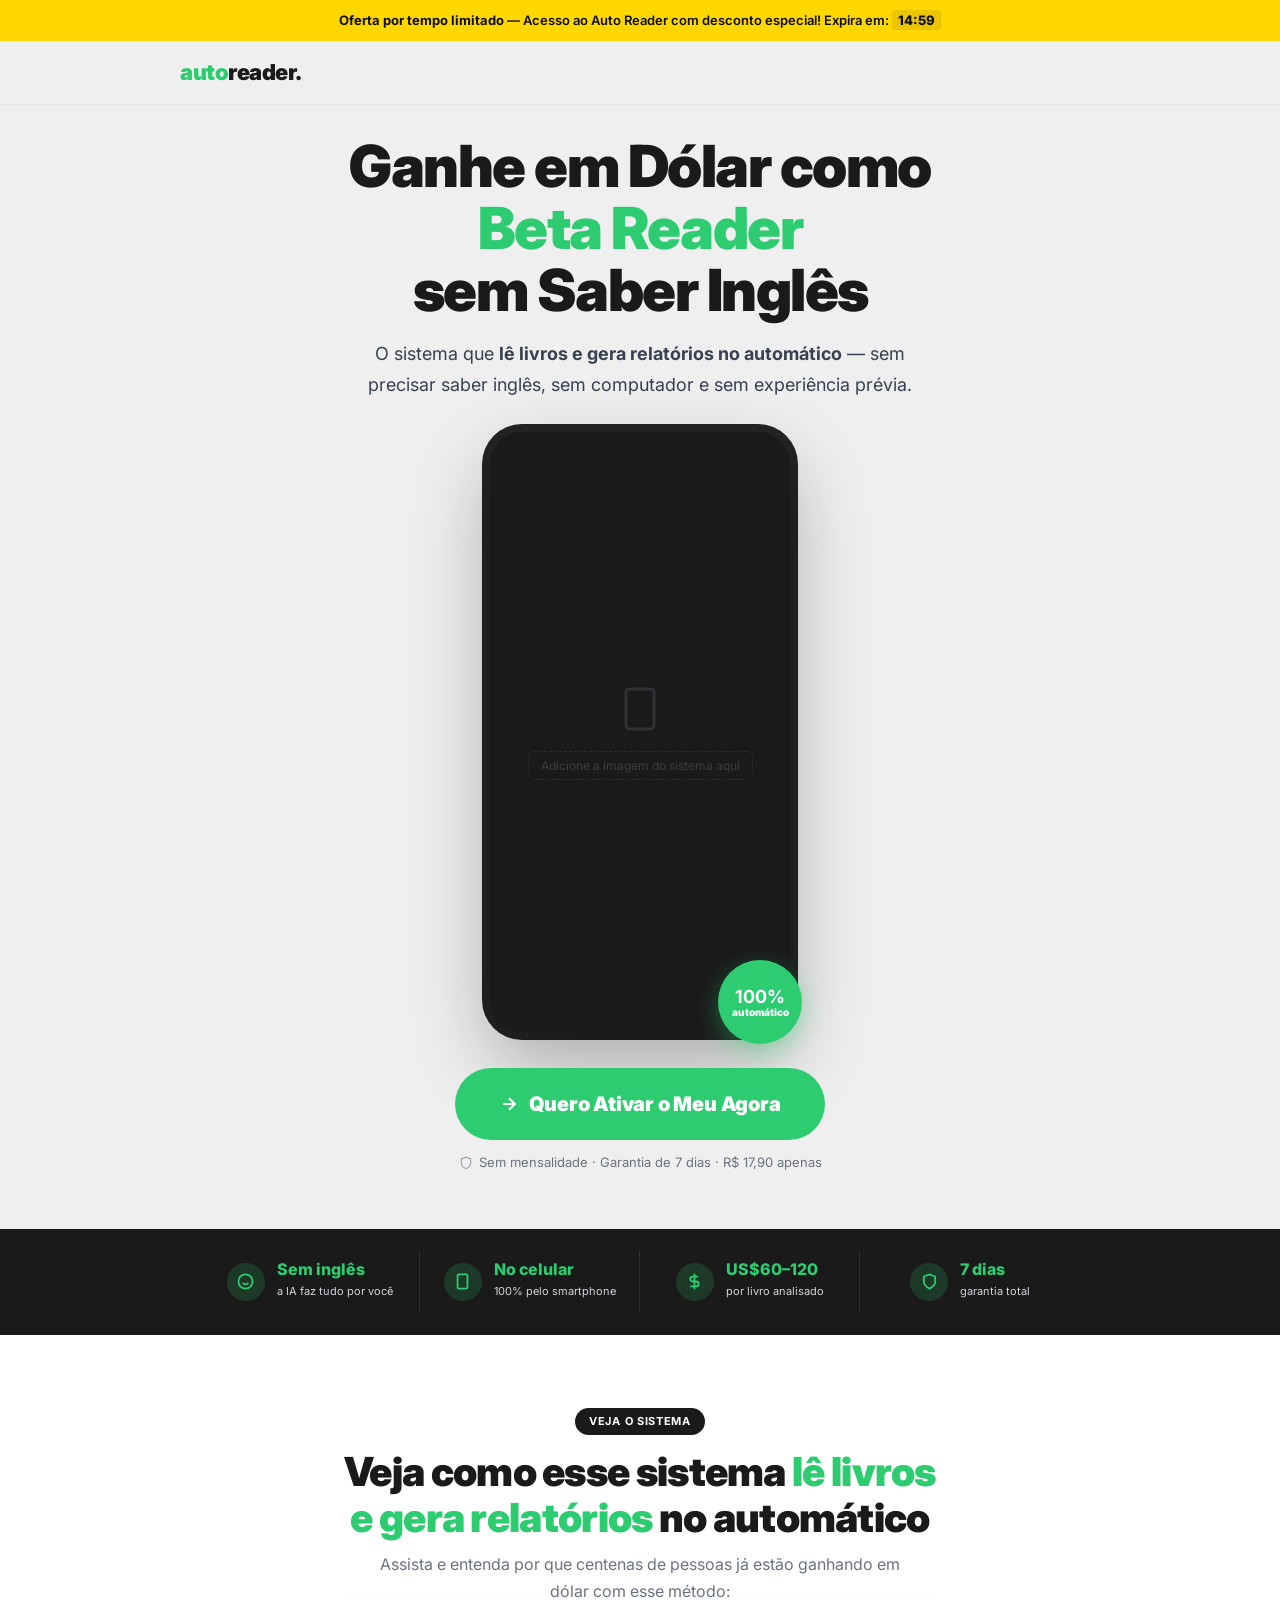
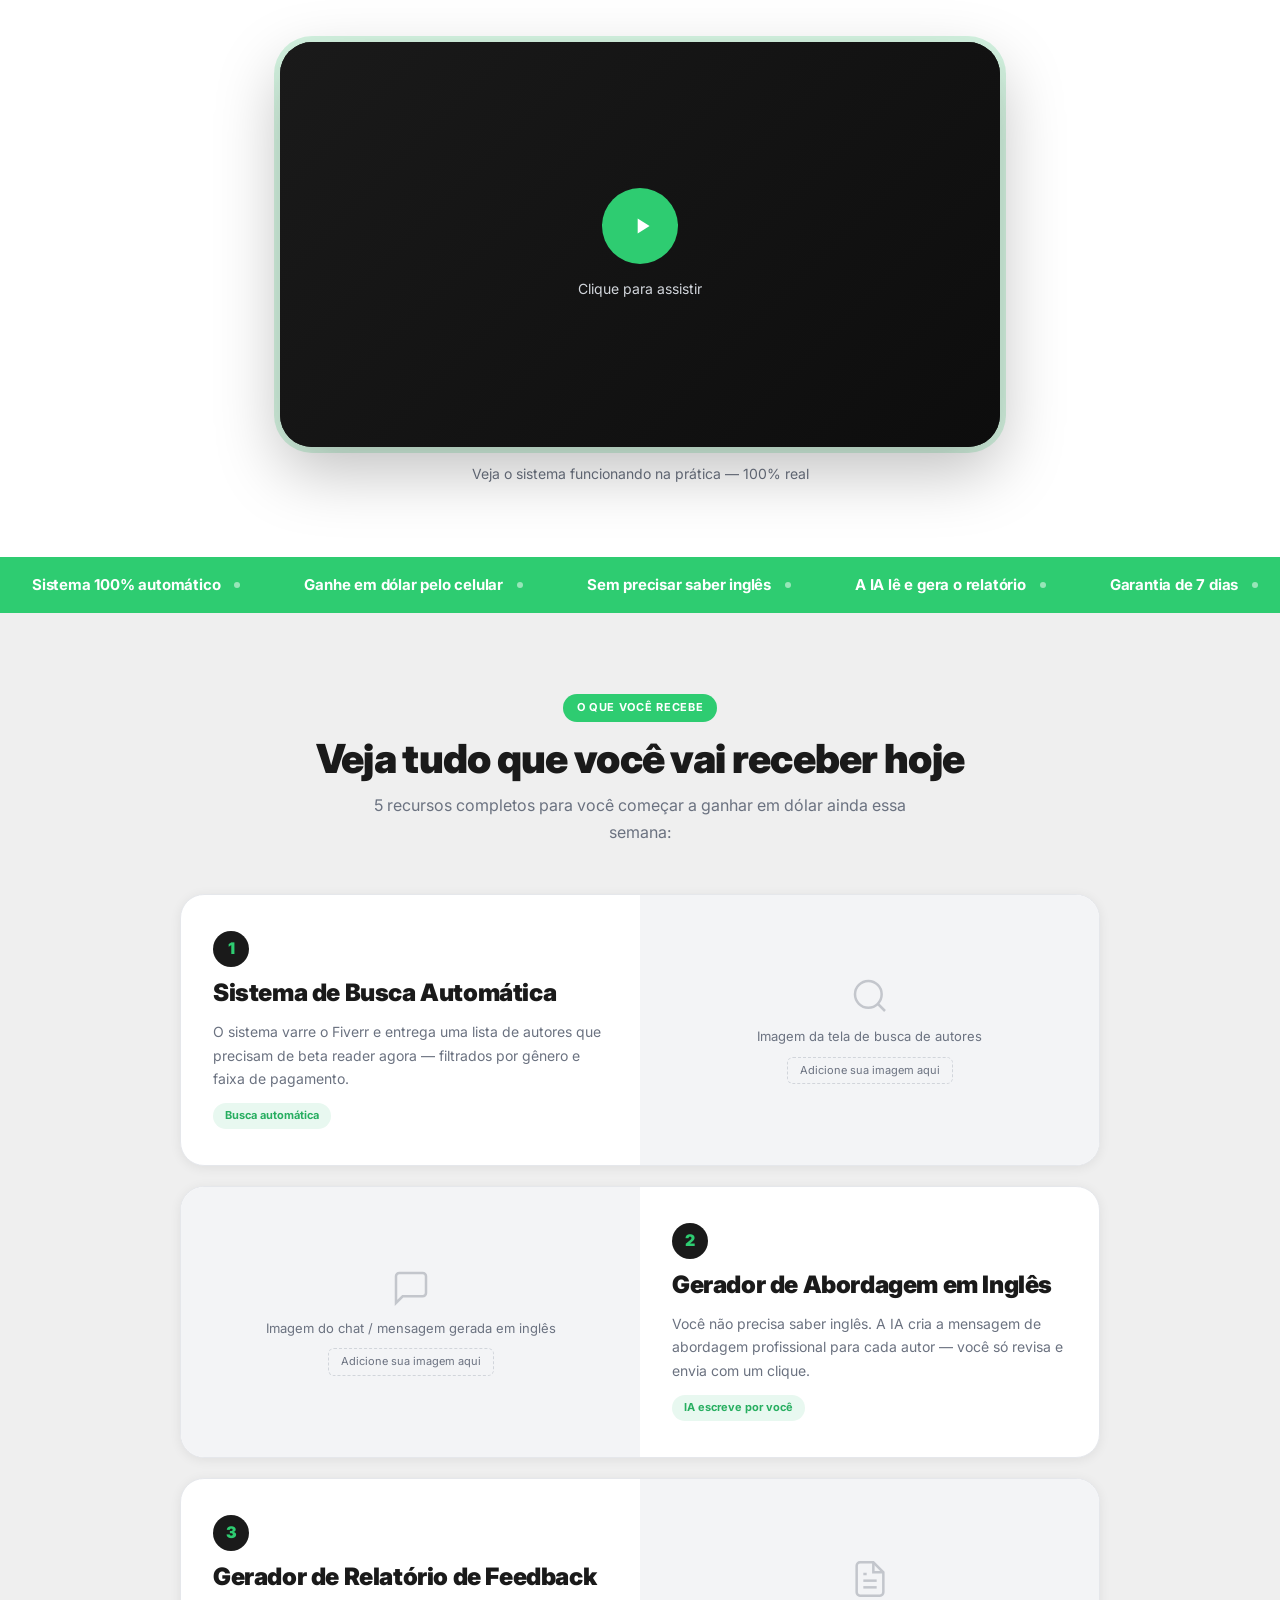
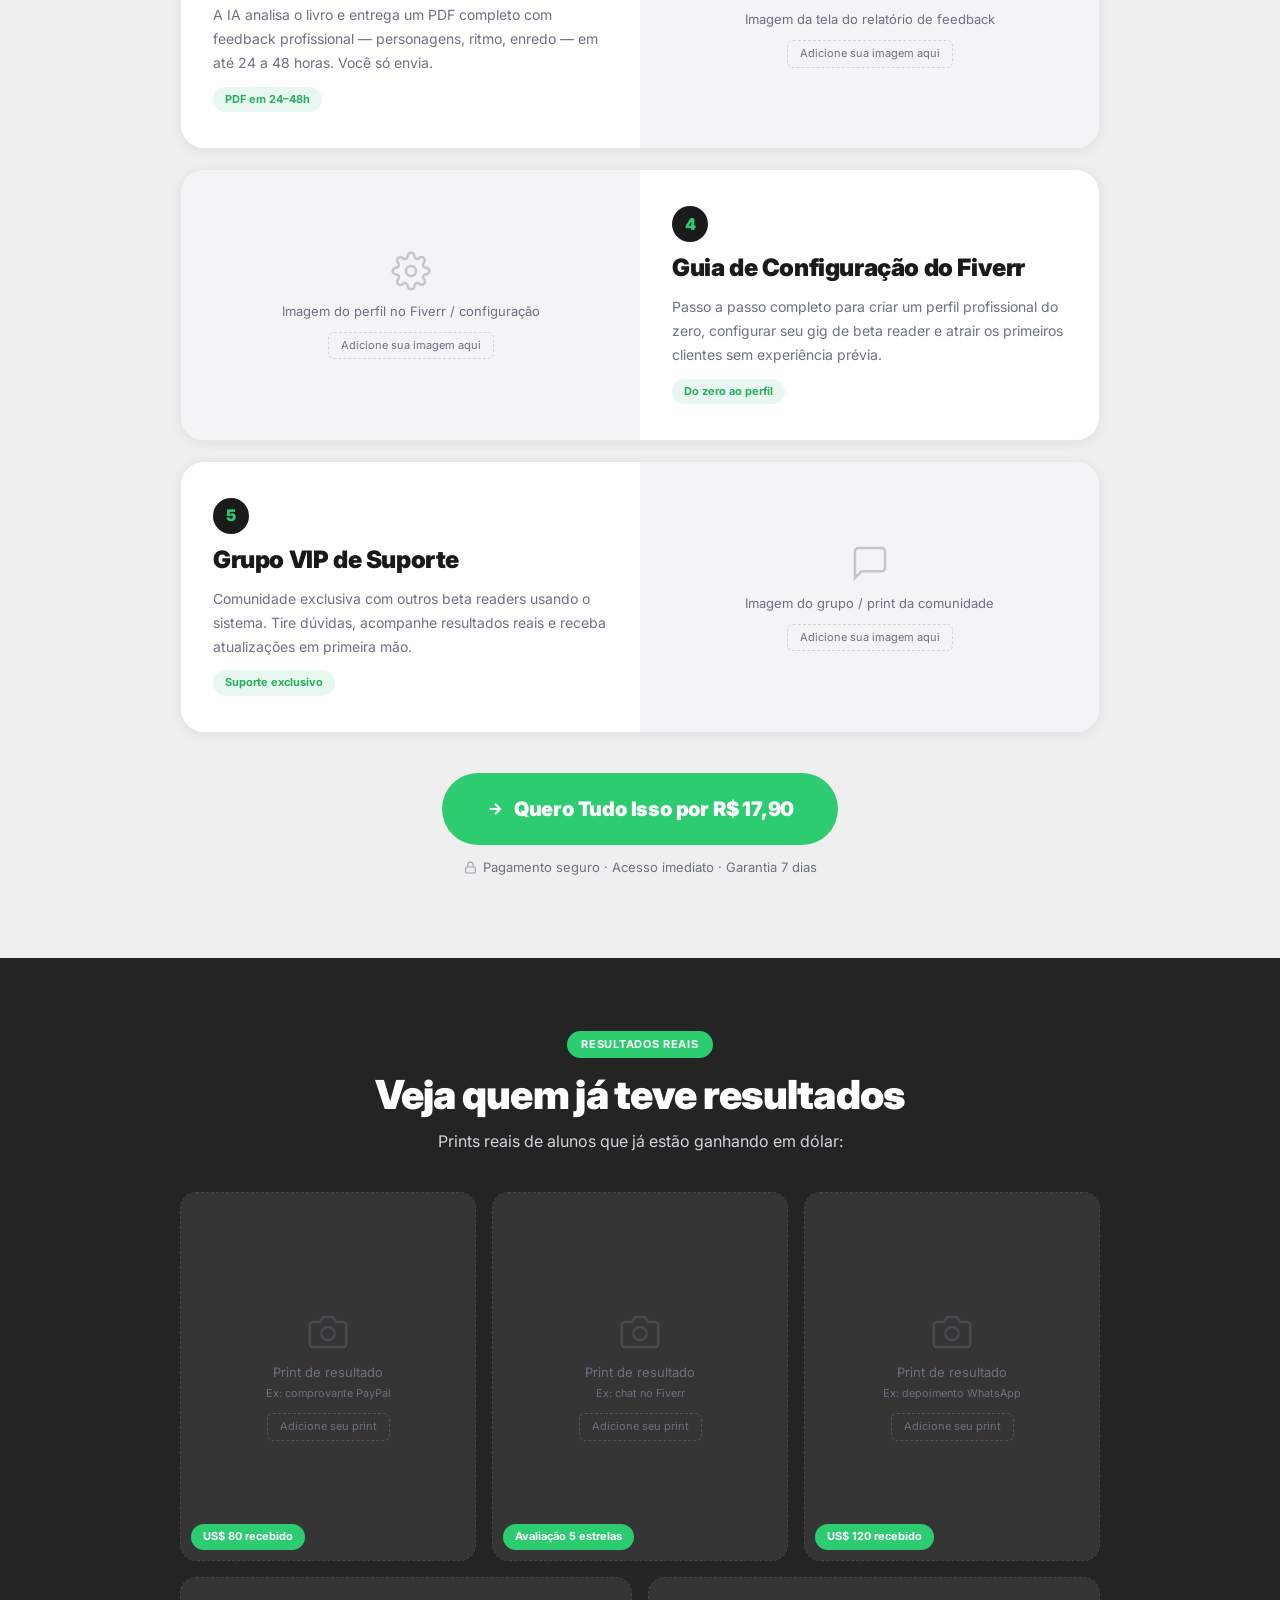
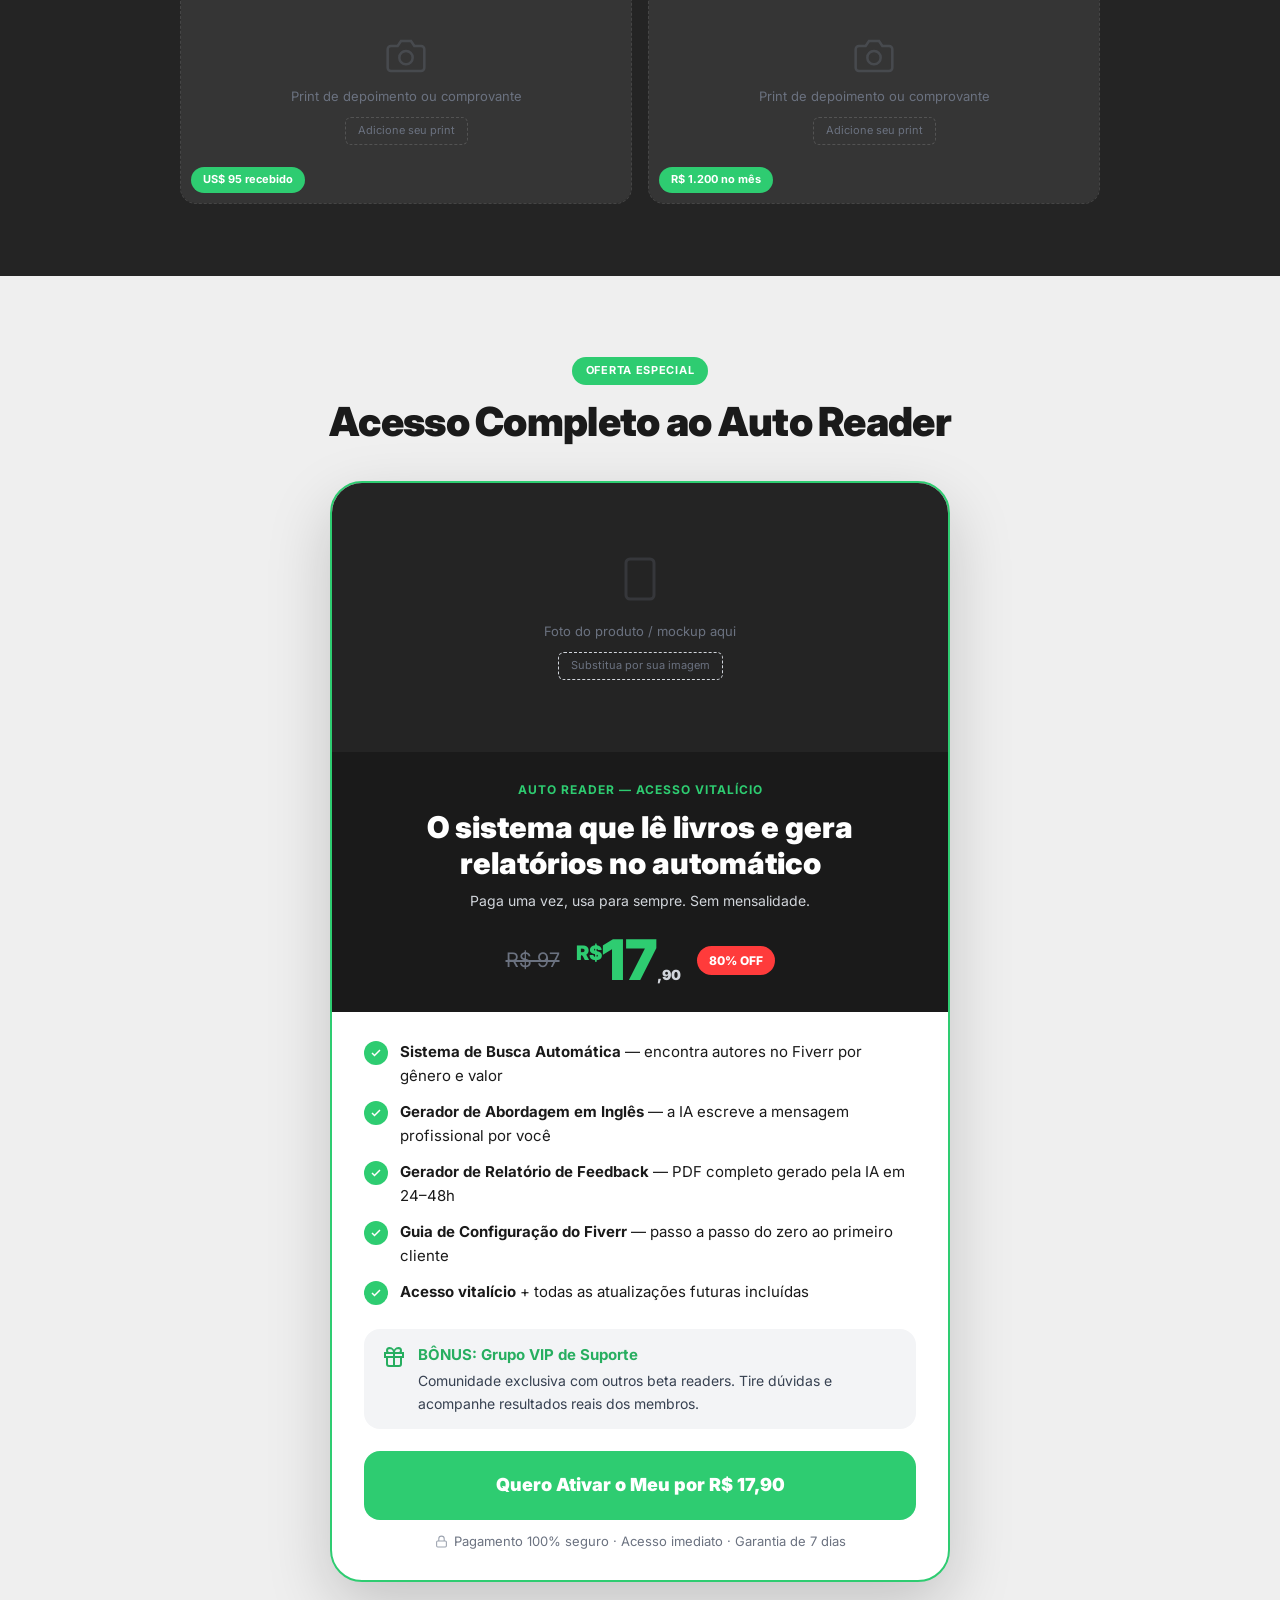
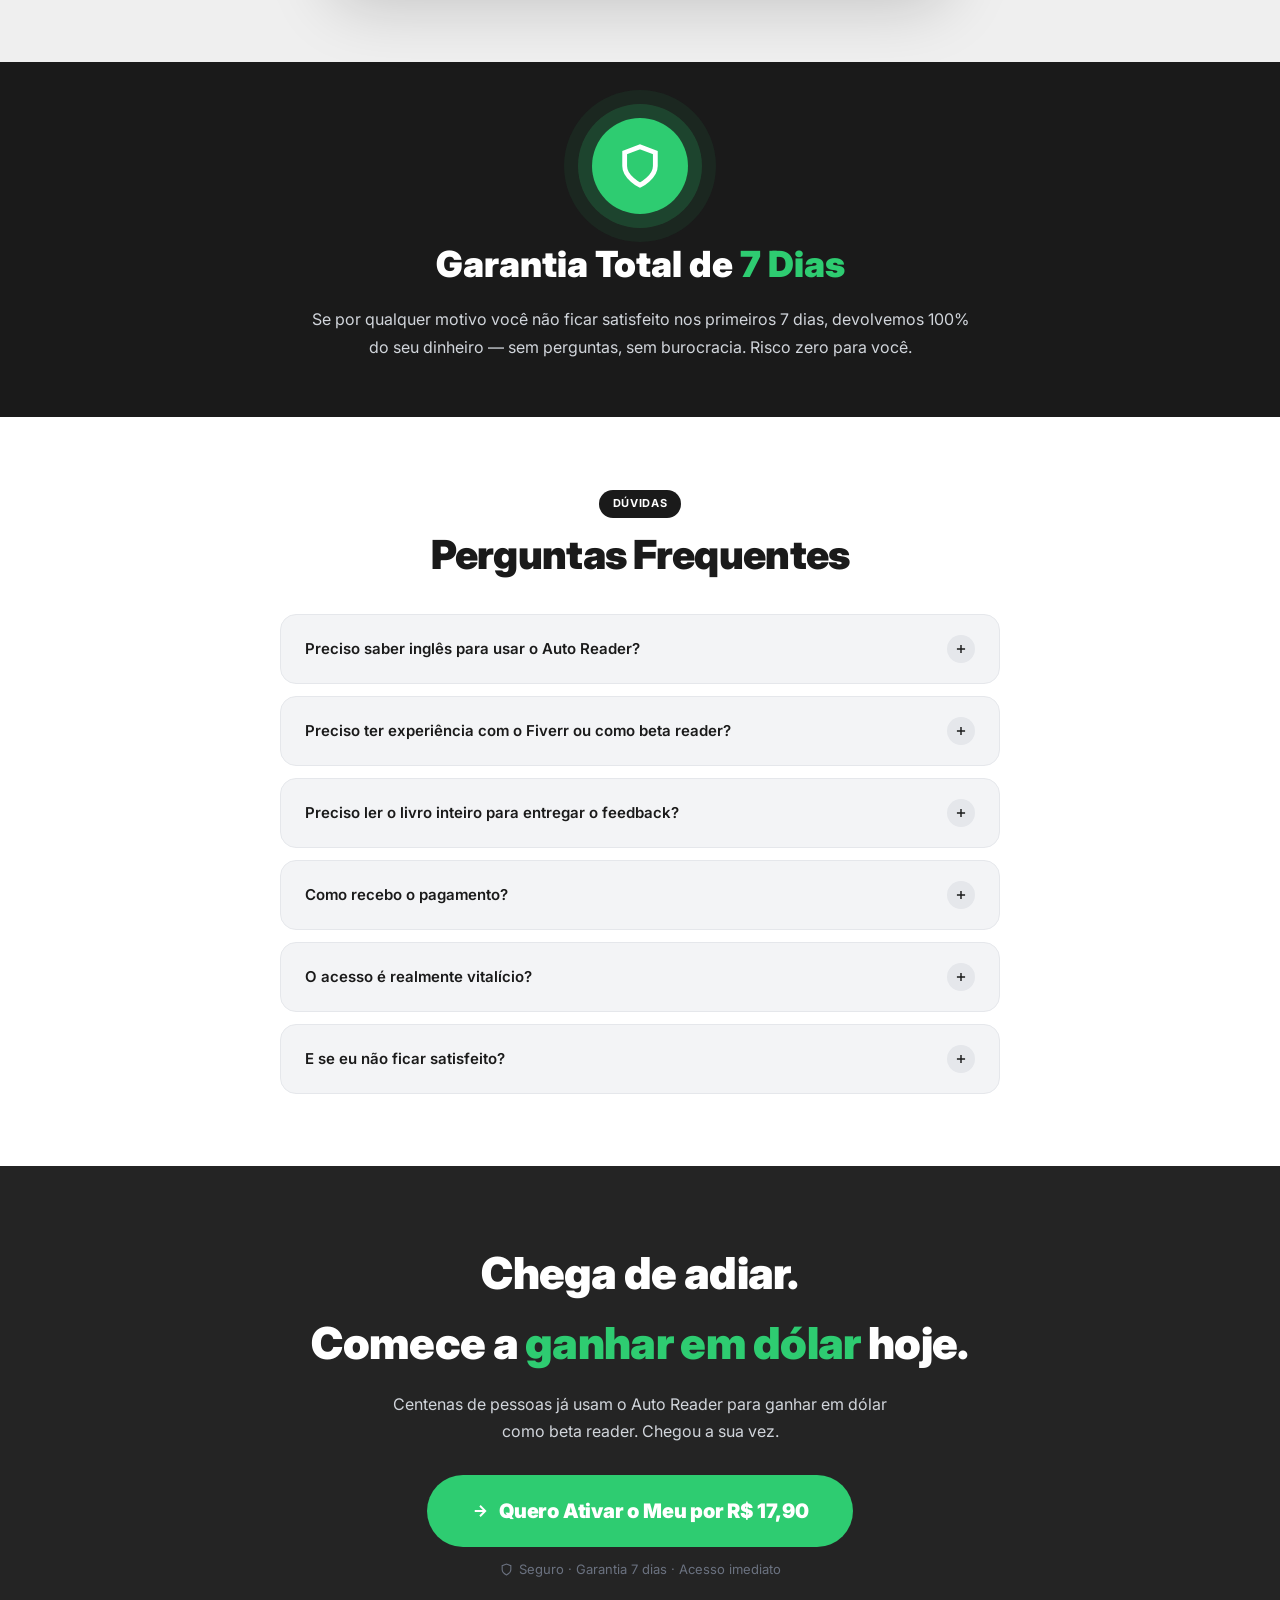
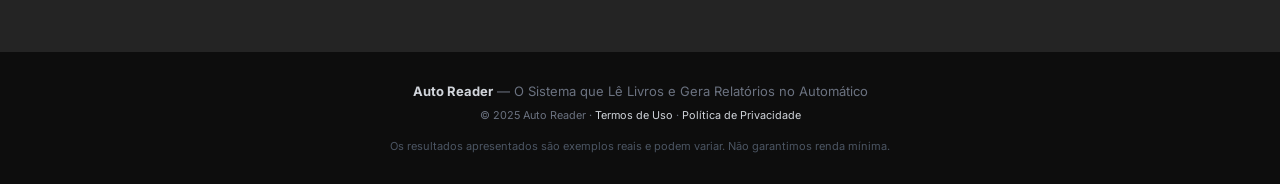
<file: auto-reader-vsl.html>
<!DOCTYPE html>
<html lang="pt-BR">
<head>
  <meta charset="UTF-8">
  <meta name="viewport" content="width=device-width, initial-scale=1.0">
  <title>Auto Reader — Ganhe em Dólar como Beta Reader no Fiverr</title>
  <meta name="description" content="O sistema que lê livros e gera relatórios de feedback no automático. Ganhe em dólar como beta reader no Fiverr sem saber inglês.">
  <link rel="preconnect" href="https://fonts.googleapis.com">
  <link href="https://fonts.googleapis.com/css2?family=Inter:wght@400;500;600;700;800;900&display=swap" rel="stylesheet">
  <style>
    *, *::before, *::after { margin: 0; padding: 0; box-sizing: border-box; }
    :root {
      --green:   #2ECC71;
      --green-d: #27AE60;
      --green-l: #E8F8F0;
      --dark:    #1A1A1A;
      --dark-2:  #242424;
      --black:   #0D0D0D;
      --g700:    #374151;
      --g500:    #6B7280;
      --g300:    #D1D5DB;
      --g200:    #E5E7EB;
      --g100:    #F3F4F6;
      --bg:      #EFEFEF;
      --white:   #FFFFFF;
      --font:    'Inter', sans-serif;
      --r:       16px;
      --rl:      24px;
      --rxl:     32px;
    }
    html { scroll-behavior: smooth; }
    body { font-family: var(--font); background: var(--bg); color: var(--dark); line-height: 1.6; overflow-x: hidden; }

    .container { max-width: 960px; margin: 0 auto; padding: 0 20px; }

    /* ——— Pill ——— */
    .pill { display: inline-block; font-size: 11px; font-weight: 700; letter-spacing: .7px; text-transform: uppercase; padding: 5px 14px; border-radius: 50px; }
    .pill-g  { background: var(--green); color: #fff; }
    .pill-dk { background: var(--dark);  color: #fff; }

    /* ——— Section title ——— */
    .st { font-size: clamp(26px, 4vw, 40px); font-weight: 900; letter-spacing: -.7px; line-height: 1.15; }
    .ss { font-size: 16px; color: var(--g500); line-height: 1.7; max-width: 560px; margin: 10px auto 0; }

    /* ——— CTA buttons ——— */
    @keyframes pulse { 0%,100%{box-shadow:0 8px 32px rgba(46,204,113,.4)} 50%{box-shadow:0 12px 48px rgba(46,204,113,.65),0 0 0 10px rgba(46,204,113,.08)} }

    .btn-hero {
      display: inline-flex; align-items: center; gap: 10px;
      background: var(--green); color: #fff;
      font-size: clamp(16px, 2.5vw, 20px); font-weight: 900;
      padding: 20px 44px; border-radius: 50px; text-decoration: none;
      animation: pulse 2s ease infinite; transition: background .2s, transform .2s;
      letter-spacing: -.2px;
    }
    .btn-hero:hover { background: var(--green-d); transform: translateY(-3px); }

    .btn-cta {
      display: block; width: 100%; background: var(--green); color: #fff;
      text-align: center; text-decoration: none;
      font-size: 18px; font-weight: 900; padding: 20px; border-radius: var(--r);
      border: none; cursor: pointer;
      animation: pulse 2s ease infinite; transition: background .2s, transform .2s;
    }
    .btn-cta:hover { background: var(--green-d); transform: translateY(-2px); }

    .btn-cta-sub { text-align: center; font-size: 13px; color: var(--g500); margin-top: 11px; display: flex; align-items: center; justify-content: center; gap: 6px; }

    /* ——— Image placeholder ——— */
    .ip {
      background: var(--g100); border: 2px dashed var(--g300);
      border-radius: var(--rl);
      display: flex; flex-direction: column; align-items: center; justify-content: center;
      gap: 10px; color: var(--g500); font-size: 13px; text-align: center; padding: 32px 20px;
    }
    .ip .icon { font-size: 40px; opacity: .35; }
    .ip .lbl { font-size: 11px; border: 1.5px dashed var(--g300); border-radius: 6px; padding: 4px 12px; }
    .ip-dk { background: rgba(255,255,255,.04); border-color: rgba(255,255,255,.1); }

    /* ============================================================
       ANNOUNCE BAR
    ============================================================ */
    .ann { background: #FFD700; color: #0D0D0D; text-align: center; padding: 10px 20px; font-size: 13px; font-weight: 600; }
    .ann strong { color: #0D0D0D; }

    /* ============================================================
       HEADER
    ============================================================ */
    .hdr {
      background: var(--bg); border-bottom: 1px solid var(--g200);
      padding: 14px 0; position: sticky; top: 0; z-index: 100;
    }
    .hdr-inner { display: flex; align-items: center; justify-content: space-between; max-width: 960px; margin: 0 auto; padding: 0 20px; }
    .logo { font-size: 22px; font-weight: 900; letter-spacing: -.5px; text-decoration: none; }
    .logo .g { color: var(--green); }
    .logo .d { color: var(--dark); }

    /* ============================================================
       1. HERO
    ============================================================ */
    .hero { padding: 30px 0 56px; text-align: center; background: var(--bg); }
    .hero-eyebrow { margin-bottom: 12px; }
    .hero-h1 { font-size: clamp(30px, 5.5vw, 58px); font-weight: 900; color: var(--dark); letter-spacing: -1.5px; line-height: 1.07; margin-bottom: 18px; }
    .hero-h1 .hl { color: var(--green); }
    .hero-sub { font-size: clamp(15px, 2.2vw, 18px); color: var(--g700); max-width: 580px; margin: 0 auto 32px; line-height: 1.7; }

    /* phone image */
    .hero-phone { position: relative; max-width: 300px; margin: 0 auto 36px; }
    .hero-phone-inner {
      width: 100%; aspect-ratio: 9/18;
      background: var(--dark); border-radius: var(--rxl);
      box-shadow: 0 32px 80px rgba(0,0,0,.3), 0 0 0 8px var(--dark-2), 0 0 0 10px rgba(255,255,255,.05);
      display: flex; flex-direction: column; align-items: center; justify-content: center;
      gap: 10px; color: var(--g500); font-size: 12px; text-align: center; padding: 24px;
      overflow: hidden;
    }
    .hero-phone-inner img { width: 100%; height: 100%; object-fit: cover; object-position: top; }
    .hero-badge {
      position: absolute; bottom: -12px; right: -12px;
      background: var(--green); color: #fff; border-radius: 50%;
      width: 84px; height: 84px;
      display: flex; flex-direction: column; align-items: center; justify-content: center;
      box-shadow: 0 8px 24px rgba(46,204,113,.4); font-weight: 900; text-align: center; line-height: 1.1;
    }
    .hero-badge strong { font-size: 18px; }
    .hero-badge span   { font-size: 10px; }

    .hero-cta-wrap { display: flex; flex-direction: column; align-items: center; gap: 12px; }
    .hero-note { font-size: 13px; color: var(--g500); display: flex; align-items: center; gap: 6px; }

    /* ============================================================
       2. PROOF STRIP
    ============================================================ */
    .ps { background: var(--dark); padding: 22px 0; }
    .ps-inner {
      display: grid;
      grid-template-columns: repeat(4, 1fr);
      gap: 0;
      max-width: 960px;
      margin: 0 auto;
      padding: 0 20px;
    }
    .ps-item {
      display: flex; align-items: center; gap: 12px; color: #fff;
      justify-content: center;
      padding: 10px 16px;
      border-right: 1px solid rgba(255,255,255,.1);
    }
    .ps-item:last-child { border-right: none; }
    .ps-ico { width: 38px; height: 38px; background: rgba(46,204,113,.18); border-radius: 50%; display: flex; align-items: center; justify-content: center; flex-shrink: 0; }
    .ps-txt strong { display: block; font-size: 16px; font-weight: 800; color: var(--green); line-height: 1; }
    .ps-txt span   { font-size: 11px; color: var(--g300); white-space: nowrap; }
    @media (max-width: 640px) {
      .ps-inner { grid-template-columns: repeat(2, 1fr); }
      .ps-item { border-right: none; border-bottom: 1px solid rgba(255,255,255,.08); }
      .ps-item:nth-child(2n) { border-right: none; }
      .ps-item:nth-last-child(-n+2) { border-bottom: none; }
    }

    /* ============================================================
       3. VEJA O SISTEMA (VIDEO)
    ============================================================ */
    .video-section { padding: 72px 0; background: var(--white); text-align: center; }
    .video-wrapper {
      max-width: 720px; margin: 36px auto 0;
      background: var(--dark); border-radius: var(--rxl);
      overflow: hidden;
      box-shadow: 0 24px 64px rgba(0,0,0,.25), 0 0 0 6px rgba(46,204,113,.2);
      aspect-ratio: 16/9; cursor: pointer; position: relative;
    }
    .video-placeholder {
      position: absolute; inset: 0;
      background: linear-gradient(135deg,#1a1a1a,#0d0d0d);
      display: flex; flex-direction: column; align-items: center; justify-content: center; gap: 14px;
    }
    .video-placeholder .vp-bg {
      position: absolute; inset: 0; opacity: .3; object-fit: cover; width: 100%; height: 100%;
    }
    @keyframes pring { 0%{box-shadow:0 0 0 8px rgba(46,204,113,.35),0 0 0 20px rgba(46,204,113,.12)} 50%{box-shadow:0 0 0 16px rgba(46,204,113,.2),0 0 0 36px rgba(46,204,113,.06)} 100%{box-shadow:0 0 0 8px rgba(46,204,113,.35),0 0 0 20px rgba(46,204,113,.12)} }
    .play-btn {
      width: 76px; height: 76px; background: var(--green); border-radius: 50%;
      display: flex; align-items: center; justify-content: center;
      animation: pring 2s ease infinite; position: relative; z-index: 2;
      transition: transform .2s;
    }
    .play-btn:hover { transform: scale(1.1); }
    .play-btn svg { margin-left: 4px; }
    .video-label { font-size: 14px; color: var(--g300); position: relative; z-index: 2; }
    .video-wrapper iframe { position: absolute; inset: 0; width: 100%; height: 100%; border: 0; }
    .video-caption { margin-top: 16px; font-size: 14px; color: var(--g500); }

    /* ============================================================
       4. TRANSITION / FAIXA ANIMADA
    ============================================================ */
    .marquee-section { background: var(--green); padding: 16px 0; overflow: hidden; position: relative; }
    .marquee-track {
      display: flex; gap: 0;
      animation: marqueeScroll 22s linear infinite;
      white-space: nowrap; width: max-content;
    }
    @keyframes marqueeScroll { from{transform:translateX(0)} to{transform:translateX(-50%)} }
    .marquee-item {
      display: inline-flex; align-items: center; gap: 14px;
      font-size: 15px; font-weight: 700; color: #fff;
      padding: 0 32px; letter-spacing: -.2px;
    }
    .marquee-dot { width: 6px; height: 6px; background: rgba(255,255,255,.5); border-radius: 50%; flex-shrink: 0; }

    /* ============================================================
       5. VEJA TUDO QUE VOCÊ VAI RECEBER
    ============================================================ */
    .deliverables { padding: 80px 0; background: var(--bg); }
    .del-grid { display: flex; flex-direction: column; gap: 20px; margin-top: 48px; }

    .del-card {
      background: var(--white);
      border-radius: var(--rl);
      overflow: hidden;
      box-shadow: 0 2px 12px rgba(0,0,0,.07);
      border: 1px solid var(--g200);
      display: grid;
      grid-template-columns: 1fr 1fr;
      min-height: 220px;
      transition: transform .25s, box-shadow .25s;
    }
    .del-card:hover { transform: translateY(-4px); box-shadow: 0 12px 40px rgba(0,0,0,.12); }
    .del-card.reverse { direction: rtl; }
    .del-card.reverse > * { direction: ltr; }

    .del-content {
      padding: 36px 32px;
      display: flex; flex-direction: column; justify-content: center; gap: 12px;
    }
    .del-num {
      width: 36px; height: 36px; background: var(--dark); color: var(--green);
      border-radius: 50%; display: flex; align-items: center; justify-content: center;
      font-size: 16px; font-weight: 900; flex-shrink: 0;
    }
    .del-title { font-size: clamp(18px, 2.5vw, 24px); font-weight: 900; color: var(--dark); letter-spacing: -.4px; line-height: 1.2; }
    .del-sub { font-size: 14px; color: var(--g500); line-height: 1.7; }
    .del-tag { display: inline-block; background: var(--green-l); color: var(--green-d); font-size: 11px; font-weight: 700; padding: 4px 12px; border-radius: 50px; align-self: flex-start; }

    .del-img {
      background: var(--g100);
      display: flex; align-items: center; justify-content: center;
      min-height: 220px; position: relative; overflow: hidden;
    }
    .del-img img { width: 100%; height: 100%; object-fit: cover; display: block; }
    .del-img .ip { border-radius: 0; border: none; width: 100%; height: 100%; background: var(--g100); }

    @media (max-width: 640px) {
      .del-card { grid-template-columns: 1fr; }
      .del-card.reverse { direction: ltr; }
      .del-img { min-height: 200px; }
    }

    .del-cta-wrap { text-align: center; margin-top: 40px; display: flex; flex-direction: column; align-items: center; gap: 12px; }

    /* ============================================================
       6. PROVA SOCIAL
    ============================================================ */
    .social-section { padding: 72px 0; background: var(--dark-2); }
    .social-grid-3 { display: grid; grid-template-columns: repeat(3,1fr); gap: 16px; }
    .social-grid-2 { display: grid; grid-template-columns: repeat(2,1fr); gap: 16px; margin-top: 16px; }
    @media (max-width: 600px) { .social-grid-3,.social-grid-2 { grid-template-columns: 1fr; } }

    .social-img {
      background: rgba(255,255,255,.04);
      border: 1.5px dashed rgba(255,255,255,.12);
      border-radius: var(--r);
      overflow: hidden; position: relative;
    }
    .social-img img { width: 100%; height: 100%; object-fit: cover; display: block; }
    .social-img .ip-dk { border-radius: 0; border: none; }
    .social-lbl {
      position: absolute; bottom: 10px; left: 10px;
      background: var(--green); color: #fff; font-size: 11px; font-weight: 700;
      padding: 4px 12px; border-radius: 50px;
    }

    /* ============================================================
       7. PRODUTO / OFERTA
    ============================================================ */
    .offer-section { padding: 80px 0; background: var(--bg); }
    .offer-card {
      max-width: 620px; margin: 0 auto;
      background: var(--white);
      border-radius: var(--rxl);
      overflow: hidden;
      box-shadow: 0 24px 64px rgba(0,0,0,.18);
      border: 2px solid var(--green);
    }

    /* Imagem do produto no topo */
    .offer-product-img {
      width: 100%; aspect-ratio: 16/7;
      background: var(--dark);
      display: flex; align-items: center; justify-content: center;
      position: relative; overflow: hidden;
    }
    .offer-product-img img { width: 100%; height: 100%; object-fit: cover; }
    .offer-product-img .ip { border-radius: 0; border: none; width: 100%; height: 100%; background: var(--dark-2); }
    .offer-product-img .ip .icon { opacity: .2; font-size: 52px; }

    .offer-top {
      background: var(--dark);
      padding: 28px 32px 24px;
      text-align: center;
    }
    .offer-top .ot-eye { font-size: 12px; font-weight: 700; color: var(--green); text-transform: uppercase; letter-spacing: 1px; margin-bottom: 10px; }
    .offer-top h2 { font-size: clamp(20px, 3vw, 30px); font-weight: 900; color: #fff; line-height: 1.2; }
    .offer-top p { font-size: 14px; color: var(--g300); margin-top: 8px; line-height: 1.65; }

    .price-block { display: flex; align-items: center; justify-content: center; gap: 16px; margin-top: 20px; flex-wrap: wrap; }
    .p-old { font-size: 20px; color: var(--g500); text-decoration: line-through; }
    .p-new { font-size: 56px; font-weight: 900; color: var(--green); line-height: 1; }
    .p-new sup { font-size: 20px; vertical-align: super; }
    .p-new sub { font-size: 14px; vertical-align: baseline; color: var(--g300); }
    .price-badge { background: #FF3B3B; color: #fff; font-size: 12px; font-weight: 800; padding: 5px 12px; border-radius: 50px; }

    .offer-body { padding: 28px 32px; }
    .offer-items { list-style: none; display: flex; flex-direction: column; gap: 12px; margin-bottom: 24px; }
    .offer-items li { display: flex; align-items: flex-start; gap: 12px; font-size: 15px; color: var(--dark); }
    .oi-ic { width: 24px; height: 24px; background: var(--green); border-radius: 50%; display: flex; align-items: center; justify-content: center; flex-shrink: 0; margin-top: 1px; }
    .bonus-box { background: var(--g100); border-radius: var(--r); padding: 14px 18px; margin-bottom: 22px; display: flex; align-items: flex-start; gap: 12px; }
    .bonus-box-icon { font-size: 24px; flex-shrink: 0; }
    .bonus-box-text { font-size: 14px; color: var(--g700); }
    .bonus-box-text strong { color: var(--green-d); display: block; margin-bottom: 3px; font-size: 15px; }

    /* ============================================================
       8. GARANTIA
    ============================================================ */
    .guar-section { background: var(--dark); padding: 56px 0; }
    .guar-inner { max-width: 660px; margin: 0 auto; text-align: center; }
    .guar-badge {
      width: 96px; height: 96px; background: var(--green); border-radius: 50%;
      display: flex; align-items: center; justify-content: center;
      margin: 0 auto 22px;
      box-shadow: 0 0 0 14px rgba(46,204,113,.18), 0 0 0 28px rgba(46,204,113,.07);
    }
    .guar-inner h2 { font-size: clamp(24px, 3.5vw, 36px); font-weight: 900; color: #fff; margin-bottom: 12px; }
    .guar-inner h2 span { color: var(--green); }
    .guar-inner p { font-size: 16px; color: var(--g300); line-height: 1.75; }

    /* ============================================================
       9. FAQ
    ============================================================ */
    .faq-section { padding: 72px 0; background: var(--white); }
    .faq-list { max-width: 720px; margin: 0 auto; display: flex; flex-direction: column; gap: 12px; }
    .faq-item { background: var(--g100); border: 1px solid var(--g200); border-radius: var(--r); overflow: hidden; }
    .faq-q { display: flex; align-items: center; justify-content: space-between; padding: 20px 24px; cursor: pointer; font-size: 15px; font-weight: 600; color: var(--dark); gap: 16px; user-select: none; transition: background .2s; }
    .faq-q:hover { background: var(--g200); }
    .faq-q.open { color: var(--green-d); background: var(--green-l); }
    .faq-ico { width: 28px; height: 28px; border-radius: 50%; background: var(--g200); display: flex; align-items: center; justify-content: center; flex-shrink: 0; transition: background .2s, transform .3s; }
    .faq-q.open .faq-ico { background: var(--green); transform: rotate(45deg); }
    .faq-q.open .faq-ico svg { stroke: #fff; }
    .faq-a { display: none; padding: 0 24px 20px; font-size: 15px; color: var(--g700); line-height: 1.75; }
    .faq-a.open { display: block; }

    /* ============================================================
       FINAL CTA
    ============================================================ */
    .final { padding: 72px 0; text-align: center; background: var(--dark-2); }
    .final h2 { font-size: clamp(26px, 4vw, 44px); font-weight: 900; color: #fff; letter-spacing: -.7px; margin-bottom: 12px; }
    .final h2 span { color: var(--green); }
    .final p { font-size: 16px; color: var(--g300); line-height: 1.7; max-width: 520px; margin: 0 auto 30px; }

    /* ============================================================
       FOOTER
    ============================================================ */
    .footer { background: var(--black); color: var(--g500); text-align: center; padding: 28px 20px; font-size: 13px; line-height: 1.8; }
    .footer a { color: var(--g300); text-decoration: none; }
    .footer a:hover { color: var(--green); }

    /* ——— Scroll animations ——— */
    @keyframes fadeUp { from{opacity:0;transform:translateY(20px)} to{opacity:1;transform:translateY(0)} }
    .afu { animation: fadeUp .6s ease both; }
    .d1{animation-delay:.1s} .d2{animation-delay:.2s} .d3{animation-delay:.3s} .d4{animation-delay:.4s}

    /* ——— Mobile Optimizations ——— */
    @media (max-width: 768px) {
      .container { padding: 0 16px; }
      .st { font-size: 26px; line-height: 1.2; letter-spacing: -0.5px; }
      .ss { font-size: 14px; margin-top: 8px; }
      
      /* Header */
      .hdr { padding: 12px 0; }
      .logo { font-size: 18px; }

      /* Hero */
      .hero { padding: 15px 0 40px; }
      .hero-eyebrow { margin-bottom: 8px; }
      .hero-h1 { font-size: 30px; margin-bottom: 12px; line-height: 1.1; }
      .hero-sub { font-size: 15px; margin-bottom: 24px; line-height: 1.6; }
      .hero-phone { max-width: 240px; margin-bottom: 24px; }
      .btn-hero { width: 100%; justify-content: center; font-size: 17px; padding: 18px 20px; }
      .hero-note { font-size: 12px; flex-direction: column; text-align: center; gap: 6px; }

      /* Proof strip */
      .ps-inner { padding: 0; }
      .ps-item { padding: 16px 12px; flex-direction: column; text-align: center; gap: 8px; }
      .ps-txt strong { font-size: 15px; margin-bottom: 2px; }
      .ps-txt span { font-size: 11px; white-space: normal; line-height: 1.3; }

      /* Sections padding */
      .video-section, .deliverables, .social-section, .offer-section, .guar-section, .faq-section, .final { padding: 48px 0; }

      /* Video */
      .video-wrapper { margin-top: 24px; border-radius: var(--r); }
      .play-btn { width: 60px; height: 60px; }

      /* Deliverables */
      .del-grid { margin-top: 28px; gap: 16px; }
      .del-content { padding: 24px 16px; gap: 10px; }
      .del-num { width: 30px; height: 30px; font-size: 14px; }
      .del-title { font-size: 20px; }
      .del-sub { font-size: 14px; }
      .del-img { min-height: 180px; }
      
      /* Offer */
      .offer-card { border-radius: var(--r); }
      .offer-top { padding: 24px 16px 20px; }
      .offer-top h2 { font-size: 22px; }
      .price-block { margin-top: 16px; }
      .p-new { font-size: 46px; }
      .offer-body { padding: 20px 16px; }
      .offer-items li { font-size: 14px; gap: 10px; }
      .oi-ic { width: 20px; height: 20px; margin-top: 2px; }
      .oi-ic svg { width: 10px; height: 10px; }
      .btn-cta { font-size: 16px; padding: 18px; }
      .btn-cta-sub { flex-direction: column; gap: 6px; font-size: 12px; line-height: 1.4; }

      /* Guarantee */
      .guar-badge { width: 72px; height: 72px; margin-bottom: 18px; }
      .guar-inner h2 { font-size: 24px; }
      .guar-inner p { font-size: 15px; }

      /* FAQ */
      .faq-q { padding: 16px; font-size: 14px; gap: 12px; }
      .faq-ico { width: 24px; height: 24px; }
      .faq-a { padding: 0 16px 16px; font-size: 14px; }

      /* Final CTA */
      .final h2 { font-size: 24px; }
      .final p { font-size: 15px; margin-bottom: 24px; }
    }
  </style>
</head>
<body>

<!-- ============================================================
     ANNOUNCE BAR
============================================================ -->
<div class="ann">
  <strong>Oferta por tempo limitado</strong> — Acesso ao Auto Reader com desconto especial! Expira em: <span id="timer" style="font-weight: 800; background: rgba(0,0,0,0.08); padding: 2px 6px; border-radius: 4px;">15:00</span>
</div>

<!-- ============================================================
     HEADER
============================================================ -->
<header class="hdr">
  <div class="hdr-inner">
    <a href="#" class="logo"><span class="g">auto</span><span class="d">reader.</span></a>
  </div>
</header>

<!-- ============================================================
     1. HERO
============================================================ -->
<section class="hero">
  <div class="container">

    <h1 class="hero-h1 afu d1">
      Ganhe em Dólar como<br>
      <span class="hl">Beta Reader</span><br>
      sem Saber Inglês
    </h1>

    <p class="hero-sub afu d2">
      O sistema que <strong>lê livros e gera relatórios no automático</strong> — 
      sem precisar saber inglês, sem computador e sem experiência prévia.
    </p>

    <!-- IMAGEM DO APP / SISTEMA -->
    <div class="hero-phone afu d3">
      <div class="hero-phone-inner">
        <!-- Substitua pelo caminho da sua imagem real do app -->
        <!-- <img src="imgs/app-hero.jpg" alt="Auto Reader"> -->
        <svg width="48" height="48" viewBox="0 0 24 24" fill="none" stroke="currentColor" stroke-width="1.5" style="opacity: 0.25; margin-bottom: 8px;"><rect x="5" y="2" width="14" height="20" rx="2" ry="2"></rect><line x1="12" y1="18" x2="12.01" y2="18"></line></svg>
        <span style="font-size:12px;opacity:.4;border:1.5px dashed rgba(255,255,255,.2);padding:4px 12px;border-radius:6px;">Adicione a imagem do sistema aqui</span>
      </div>
      <div class="hero-badge">
        <strong>100%</strong>
        <span>automático</span>
      </div>
    </div>

    <!-- CTA ABAIXO DA IMAGEM -->
    <div class="hero-cta-wrap afu d4">
      <a href="#oferta" class="btn-hero">
        <svg width="20" height="20" viewBox="0 0 24 24" fill="none" stroke="currentColor" stroke-width="2.5"><path d="M5 12h14M12 5l7 7-7 7"/></svg>
        Quero Ativar o Meu Agora
      </a>
      <span class="hero-note">
        <svg width="14" height="14" viewBox="0 0 24 24" fill="none" stroke="#9CA3AF" stroke-width="2"><path d="M12 22s8-4 8-10V5l-8-3-8 3v7c0 6 8 10 8 10z"/></svg>
        Sem mensalidade · Garantia de 7 dias · R$ 17,90 apenas
      </span>
    </div>

  </div>
</section>

<!-- ============================================================
     2. PROOF STRIP
============================================================ -->
<div class="ps">
  <div class="container">
    <div class="ps-inner">
      <div class="ps-item">
        <div class="ps-ico">
          <svg width="17" height="17" viewBox="0 0 24 24" fill="none" stroke="#2ECC71" stroke-width="2.5"><circle cx="12" cy="12" r="10"/><path d="M8 14s1.5 2 4 2 4-2 4-2"/><line x1="9" y1="9" x2="9.01" y2="9"/><line x1="15" y1="9" x2="15.01" y2="9"/></svg>
        </div>
        <div class="ps-txt"><strong>Sem inglês</strong><span>a IA faz tudo por você</span></div>
      </div>
      <div class="ps-item">
        <div class="ps-ico">
          <svg width="17" height="17" viewBox="0 0 24 24" fill="none" stroke="#2ECC71" stroke-width="2.5"><rect x="5" y="2" width="14" height="20" rx="2"/><line x1="12" y1="18" x2="12.01" y2="18"/></svg>
        </div>
        <div class="ps-txt"><strong>No celular</strong><span>100% pelo smartphone</span></div>
      </div>
      <div class="ps-item">
        <div class="ps-ico">
          <svg width="17" height="17" viewBox="0 0 24 24" fill="none" stroke="#2ECC71" stroke-width="2.5"><line x1="12" y1="1" x2="12" y2="23"/><path d="M17 5H9.5a3.5 3.5 0 0 0 0 7h5a3.5 3.5 0 0 1 0 7H6"/></svg>
        </div>
        <div class="ps-txt"><strong>US$60–120</strong><span>por livro analisado</span></div>
      </div>
      <div class="ps-item">
        <div class="ps-ico">
          <svg width="17" height="17" viewBox="0 0 24 24" fill="none" stroke="#2ECC71" stroke-width="2.5"><path d="M12 22s8-4 8-10V5l-8-3-8 3v7c0 6 8 10 8 10z"/></svg>
        </div>
        <div class="ps-txt"><strong>7 dias</strong><span>garantia total</span></div>
      </div>
    </div>
  </div>
</div>

<!-- ============================================================
     3. VEJA O SISTEMA (VIDEO)
============================================================ -->
<section class="video-section">
  <div class="container">
    <div style="text-align:center;">
      <span class="pill pill-dk">Veja o Sistema</span>
      <h2 class="st" style="margin-top:14px;">
        Veja como esse sistema <span style="color:var(--green)">lê livros<br>e gera relatórios</span> no automático
      </h2>
      <p class="ss">Assista e entenda por que centenas de pessoas já estão ganhando em dólar com esse método:</p>
    </div>

    <!-- ESPAÇO DO VÍDEO -->
    <div class="video-wrapper" id="video-wrapper" onclick="playVideo(this)">
      <div class="video-placeholder" id="vp">
        <!-- Thumbnail do vídeo — substitua pela sua imagem -->
        <!-- <img class="vp-bg" src="imgs/thumb-video.jpg" alt=""> -->
        <div class="play-btn">
          <svg width="26" height="26" viewBox="0 0 24 24" fill="white"><path d="M8 5v14l11-7z"/></svg>
        </div>
        <span class="video-label">Clique para assistir</span>
      </div>
    </div>
    <p class="video-caption">Veja o sistema funcionando na prática — 100% real</p>
  </div>
</section>

<!-- ============================================================
     4. MARQUEE / FAIXA ANIMADA (transição)
 ============================================================ -->
<div class="marquee-section">
  <div class="marquee-track">
    <!-- Duplicado para loop infinito -->
    <span class="marquee-item">Sistema 100% automático <span class="marquee-dot"></span></span>
    <span class="marquee-item">Ganhe em dólar pelo celular <span class="marquee-dot"></span></span>
    <span class="marquee-item">Sem precisar saber inglês <span class="marquee-dot"></span></span>
    <span class="marquee-item">A IA lê e gera o relatório <span class="marquee-dot"></span></span>
    <span class="marquee-item">Garantia de 7 dias <span class="marquee-dot"></span></span>
    <span class="marquee-item">Acesso por R$ 17,90 <span class="marquee-dot"></span></span>
    <span class="marquee-item">Sistema 100% automático <span class="marquee-dot"></span></span>
    <span class="marquee-item">Ganhe em dólar pelo celular <span class="marquee-dot"></span></span>
    <span class="marquee-item">Sem precisar saber inglês <span class="marquee-dot"></span></span>
    <span class="marquee-item">A IA lê e gera o relatório <span class="marquee-dot"></span></span>
    <span class="marquee-item">Garantia de 7 dias <span class="marquee-dot"></span></span>
    <span class="marquee-item">Acesso por R$ 17,90 <span class="marquee-dot"></span></span>
  </div>
</div>

<!-- ============================================================
     5. VEJA TUDO QUE VOCÊ VAI RECEBER HOJE
 ============================================================ -->
<section class="deliverables">
  <div class="container">
    <div style="text-align:center;">
      <span class="pill pill-g">O que você recebe</span>
      <h2 class="st" style="margin-top:14px;">Veja tudo que você vai receber hoje</h2>
      <p class="ss">5 recursos completos para você começar a ganhar em dólar ainda essa semana:</p>
    </div>

    <div class="del-grid">

      <!-- ITEM 1 -->
      <div class="del-card">
        <div class="del-content">
          <div class="del-num">1</div>
          <div class="del-title">Sistema de Busca Automática</div>
          <div class="del-sub">O sistema varre o Fiverr e entrega uma lista de autores que precisam de beta reader agora — filtrados por gênero e faixa de pagamento.</div>
          <span class="del-tag">Busca automática</span>
        </div>
        <div class="del-img">
          <!-- <img src="imgs/del1.jpg" alt="Busca automática"> -->
          <div class="ip" style="border-radius:0;border:none;width:100%;height:100%;min-height:220px;">
            <svg width="40" height="40" viewBox="0 0 24 24" fill="none" stroke="currentColor" stroke-width="1.5" style="opacity: 0.35"><circle cx="11" cy="11" r="8"></circle><line x1="21" y1="21" x2="16.65" y2="16.65"></line></svg>
            <p>Imagem da tela de busca de autores</p>
            <span class="lbl">Adicione sua imagem aqui</span>
          </div>
        </div>
      </div>

      <!-- ITEM 2 (invertido) -->
      <div class="del-card reverse">
        <div class="del-content">
          <div class="del-num">2</div>
          <div class="del-title">Gerador de Abordagem em Inglês</div>
          <div class="del-sub">Você não precisa saber inglês. A IA cria a mensagem de abordagem profissional para cada autor — você só revisa e envia com um clique.</div>
          <span class="del-tag">IA escreve por você</span>
        </div>
        <div class="del-img">
          <!-- <img src="imgs/del2.jpg" alt="Abordagem em inglês"> -->
          <div class="ip" style="border-radius:0;border:none;width:100%;height:100%;min-height:220px;">
            <svg width="40" height="40" viewBox="0 0 24 24" fill="none" stroke="currentColor" stroke-width="1.5" style="opacity: 0.35"><path d="M21 15a2 2 0 0 1-2 2H7l-4 4V5a2 2 0 0 1 2-2h14a2 2 0 0 1 2 2z"></path></svg>
            <p>Imagem do chat / mensagem gerada em inglês</p>
            <span class="lbl">Adicione sua imagem aqui</span>
          </div>
        </div>
      </div>

      <!-- ITEM 3 -->
      <div class="del-card">
        <div class="del-content">
          <div class="del-num">3</div>
          <div class="del-title">Gerador de Relatório de Feedback</div>
          <div class="del-sub">A IA analisa o livro e entrega um PDF completo com feedback profissional — personagens, ritmo, enredo — em até 24 a 48 horas. Você só envia.</div>
          <span class="del-tag">PDF em 24–48h</span>
        </div>
        <div class="del-img">
          <!-- <img src="imgs/del3.jpg" alt="Relatório de feedback"> -->
          <div class="ip" style="border-radius:0;border:none;width:100%;height:100%;min-height:220px;">
            <svg width="40" height="40" viewBox="0 0 24 24" fill="none" stroke="currentColor" stroke-width="1.5" style="opacity: 0.35"><path d="M14 2H6a2 2 0 0 0-2 2v16a2 2 0 0 0 2 2h12a2 2 0 0 0 2-2V8z"></path><polyline points="14 2 14 8 20 8"></polyline><line x1="16" y1="13" x2="8" y2="13"></line><line x1="16" y1="17" x2="8" y2="17"></line><polyline points="10 9 9 9 8 9"></polyline></svg>
            <p>Imagem da tela do relatório de feedback</p>
            <span class="lbl">Adicione sua imagem aqui</span>
          </div>
        </div>
      </div>

      <!-- ITEM 4 (invertido) -->
      <div class="del-card reverse">
        <div class="del-content">
          <div class="del-num">4</div>
          <div class="del-title">Guia de Configuração do Fiverr</div>
          <div class="del-sub">Passo a passo completo para criar um perfil profissional do zero, configurar seu gig de beta reader e atrair os primeiros clientes sem experiência prévia.</div>
          <span class="del-tag">Do zero ao perfil</span>
        </div>
        <div class="del-img">
          <!-- <img src="imgs/del4.jpg" alt="Fiverr setup"> -->
          <div class="ip" style="border-radius:0;border:none;width:100%;height:100%;min-height:220px;">
            <svg width="40" height="40" viewBox="0 0 24 24" fill="none" stroke="currentColor" stroke-width="1.5" style="opacity: 0.35"><circle cx="12" cy="12" r="3"></circle><path d="M19.4 15a1.65 1.65 0 0 0 .33 1.82l.06.06a2 2 0 1 1-2.83 2.83l-.06-.06a1.65 1.65 0 0 0-1.82-.33 1.65 1.65 0 0 0-1 1.51V21a2 2 0 0 1-4 0v-.09A1.65 1.65 0 0 0 9 19.4a1.65 1.65 0 0 0-1.82.33l-.06.06a2 2 0 1 1-2.83-2.83l.06-.06a1.65 1.65 0 0 0 .33-1.82 1.65 1.65 0 0 0-1.51-1H3a2 2 0 0 1 0-4h.09A1.65 1.65 0 0 0 4.6 9a1.65 1.65 0 0 0-.33-1.82l-.06-.06a2 2 0 1 1 2.83-2.83l.06.06a1.65 1.65 0 0 0 1.82.33H9a1.65 1.65 0 0 0 1-1.51V3a2 2 0 0 1 4 0v.09a1.65 1.65 0 0 0 1 1.51 1.65 1.65 0 0 0 1.82-.33l.06-.06a2 2 0 1 1 2.83 2.83l-.06.06a1.65 1.65 0 0 0-.33 1.82V9a1.65 1.65 0 0 0 1.51 1H21a2 2 0 0 1 0 4h-.09a1.65 1.65 0 0 0-1.51 1z"></path></svg>
            <p>Imagem do perfil no Fiverr / configuração</p>
            <span class="lbl">Adicione sua imagem aqui</span>
          </div>
        </div>
      </div>

      <!-- ITEM 5 -->
      <div class="del-card">
        <div class="del-content">
          <div class="del-num">5</div>
          <div class="del-title">Grupo VIP de Suporte</div>
          <div class="del-sub">Comunidade exclusiva com outros beta readers usando o sistema. Tire dúvidas, acompanhe resultados reais e receba atualizações em primeira mão.</div>
          <span class="del-tag">Suporte exclusivo</span>
        </div>
        <div class="del-img">
          <!-- <img src="imgs/del5.jpg" alt="Grupo VIP"> -->
          <div class="ip" style="border-radius:0;border:none;width:100%;height:100%;min-height:220px;">
            <svg width="40" height="40" viewBox="0 0 24 24" fill="none" stroke="currentColor" stroke-width="1.5" style="opacity: 0.35"><path d="M21 15a2 2 0 0 1-2 2H7l-4 4V5a2 2 0 0 1 2-2h14a2 2 0 0 1 2 2z"></path></svg>
            <p>Imagem do grupo / print da comunidade</p>
            <span class="lbl">Adicione sua imagem aqui</span>
          </div>
        </div>
      </div>

    </div><!-- /del-grid -->

    <!-- CTA após os 5 blocos -->
    <div class="del-cta-wrap">
      <a href="#oferta" class="btn-hero">
        <svg width="18" height="18" viewBox="0 0 24 24" fill="none" stroke="currentColor" stroke-width="2.5"><path d="M5 12h14M12 5l7 7-7 7"/></svg>
        Quero Tudo Isso por R$ 17,90
      </a>
      <span class="hero-note">
        <svg width="13" height="13" viewBox="0 0 24 24" fill="none" stroke="#9CA3AF" stroke-width="2"><rect x="3" y="11" width="18" height="11" rx="2"/><path d="M7 11V7a5 5 0 0 1 10 0v4"/></svg>
        Pagamento seguro · Acesso imediato · Garantia 7 dias
    </div>
  </div>
</section>

 <section class="social-section">
  <div class="container">
    <div style="text-align:center;margin-bottom:36px;">
      <span class="pill pill-g">Resultados Reais</span>
      <h2 class="st" style="color:#fff;margin-top:14px;">Veja quem já teve resultados</h2>
      <p class="ss" style="color:var(--g300);margin:10px auto 0;">Prints reais de alunos que já estão ganhando em dólar:</p>
    </div>

    <!-- 3 prints grandes -->
    <div class="social-grid-3">
      <div class="social-img">
        <!-- <img src="imgs/proof1.jpg" alt="Prova 1"> -->
        <div class="ip ip-dk" style="border-radius:0;border:none;aspect-ratio:4/5;">
          <svg width="40" height="40" viewBox="0 0 24 24" fill="none" stroke="currentColor" stroke-width="1.5" style="opacity: 0.35"><path d="M23 19a2 2 0 0 1-2 2H3a2 2 0 0 1-2-2V8a2 2 0 0 1 2-2h4l2-3h6l2 3h4a2 2 0 0 1 2 2z"></path><circle cx="12" cy="13" r="4"></circle></svg>
          <p style="color:var(--g500);">Print de resultado<br><small>Ex: comprovante PayPal</small></p>
          <span class="lbl" style="border-color:rgba(255,255,255,.15);color:var(--g500);">Adicione seu print</span>
        </div>
        <div class="social-lbl">US$ 80 recebido</div>
      </div>
      <div class="social-img">
        <!-- <img src="imgs/proof2.jpg" alt="Prova 2"> -->
        <div class="ip ip-dk" style="border-radius:0;border:none;aspect-ratio:4/5;">
          <svg width="40" height="40" viewBox="0 0 24 24" fill="none" stroke="currentColor" stroke-width="1.5" style="opacity: 0.35"><path d="M23 19a2 2 0 0 1-2 2H3a2 2 0 0 1-2-2V8a2 2 0 0 1 2-2h4l2-3h6l2 3h4a2 2 0 0 1 2 2z"></path><circle cx="12" cy="13" r="4"></circle></svg>
          <p style="color:var(--g500);">Print de resultado<br><small>Ex: chat no Fiverr</small></p>
          <span class="lbl" style="border-color:rgba(255,255,255,.15);color:var(--g500);">Adicione seu print</span>
        </div>
        <div class="social-lbl">Avaliação 5 estrelas</div>
      </div>
      <div class="social-img">
        <!-- <img src="imgs/proof3.jpg" alt="Prova 3"> -->
        <div class="ip ip-dk" style="border-radius:0;border:none;aspect-ratio:4/5;">
          <svg width="40" height="40" viewBox="0 0 24 24" fill="none" stroke="currentColor" stroke-width="1.5" style="opacity: 0.35"><path d="M23 19a2 2 0 0 1-2 2H3a2 2 0 0 1-2-2V8a2 2 0 0 1 2-2h4l2-3h6l2 3h4a2 2 0 0 1 2 2z"></path><circle cx="12" cy="13" r="4"></circle></svg>
          <p style="color:var(--g500);">Print de resultado<br><small>Ex: depoimento WhatsApp</small></p>
          <span class="lbl" style="border-color:rgba(255,255,255,.15);color:var(--g500);">Adicione seu print</span>
        </div>
        <div class="social-lbl">US$ 120 recebido</div>
      </div>
    </div>

    <!-- 2 prints extras largos -->
    <div class="social-grid-2">
      <div class="social-img">
        <!-- <img src="imgs/proof4.jpg" alt="Prova 4"> -->
        <div class="ip ip-dk" style="border-radius:0;border:none;aspect-ratio:16/8;">
          <svg width="40" height="40" viewBox="0 0 24 24" fill="none" stroke="currentColor" stroke-width="1.5" style="opacity: 0.35"><path d="M23 19a2 2 0 0 1-2 2H3a2 2 0 0 1-2-2V8a2 2 0 0 1 2-2h4l2-3h6l2 3h4a2 2 0 0 1 2 2z"></path><circle cx="12" cy="13" r="4"></circle></svg>
          <p style="color:var(--g500);">Print de depoimento ou comprovante</p>
          <span class="lbl" style="border-color:rgba(255,255,255,.15);color:var(--g500);">Adicione seu print</span>
        </div>
        <div class="social-lbl">US$ 95 recebido</div>
      </div>
      <div class="social-img">
        <!-- <img src="imgs/proof5.jpg" alt="Prova 5"> -->
        <div class="ip ip-dk" style="border-radius:0;border:none;aspect-ratio:16/8;">
          <svg width="40" height="40" viewBox="0 0 24 24" fill="none" stroke="currentColor" stroke-width="1.5" style="opacity: 0.35"><path d="M23 19a2 2 0 0 1-2 2H3a2 2 0 0 1-2-2V8a2 2 0 0 1 2-2h4l2-3h6l2 3h4a2 2 0 0 1 2 2z"></path><circle cx="12" cy="13" r="4"></circle></svg>
          <p style="color:var(--g500);">Print de depoimento ou comprovante</p>
          <span class="lbl" style="border-color:rgba(255,255,255,.15);color:var(--g500);">Adicione seu print</span>
        </div>
        <div class="social-lbl">R$ 1.200 no mês</div>
      </div>
    </div>

  </div>
</section>

<!-- ============================================================
     7. PRODUTO / OFERTA
 ============================================================ -->
<section class="offer-section" id="oferta">
  <div class="container">
    <div style="text-align:center;margin-bottom:36px;">
      <span class="pill pill-g">Oferta Especial</span>
      <h2 class="st" style="margin-top:14px;">Acesso Completo ao Auto Reader</h2>
    </div>

    <div class="offer-card">

      <!-- FOTO DO PRODUTO no topo do card -->
      <div class="offer-product-img">
        <!-- Substitua pela foto do produto / mockup -->
        <!-- <img src="imgs/produto.jpg" alt="Auto Reader"> -->
        <div class="ip" style="border-radius:0;border:none;width:100%;height:100%;">
          <svg width="48" height="48" viewBox="0 0 24 24" fill="none" stroke="currentColor" stroke-width="1.5" style="opacity: 0.25; margin-bottom: 8px;"><rect x="5" y="2" width="14" height="20" rx="2" ry="2"></rect><line x1="12" y1="18" x2="12.01" y2="18"></line></svg>
          <p>Foto do produto / mockup aqui</p>
          <span class="lbl">Substitua por sua imagem</span>
        </div>
      </div>

      <div class="offer-top">
        <div class="ot-eye">Auto Reader — Acesso Vitalício</div>
        <h2>O sistema que lê livros e gera<br>relatórios no automático</h2>
        <p>Paga uma vez, usa para sempre. Sem mensalidade.</p>
        <div class="price-block">
          <div class="p-old">R$ 97</div>
          <div class="p-new"><sup>R$</sup>17<sub>,90</sub></div>
          <div class="price-badge">80% OFF</div>
        </div>
      </div>

      <div class="offer-body">
        <ul class="offer-items">
          <li>
            <span class="oi-ic"><svg width="12" height="12" viewBox="0 0 24 24" fill="none" stroke="white" stroke-width="3"><polyline points="20 6 9 17 4 12"/></svg></span>
            <div><strong>Sistema de Busca Automática</strong> — encontra autores no Fiverr por gênero e valor</div>
          </li>
          <li>
            <span class="oi-ic"><svg width="12" height="12" viewBox="0 0 24 24" fill="none" stroke="white" stroke-width="3"><polyline points="20 6 9 17 4 12"/></svg></span>
            <div><strong>Gerador de Abordagem em Inglês</strong> — a IA escreve a mensagem profissional por você</div>
          </li>
          <li>
            <span class="oi-ic"><svg width="12" height="12" viewBox="0 0 24 24" fill="none" stroke="white" stroke-width="3"><polyline points="20 6 9 17 4 12"/></svg></span>
            <div><strong>Gerador de Relatório de Feedback</strong> — PDF completo gerado pela IA em 24–48h</div>
          </li>
          <li>
            <span class="oi-ic"><svg width="12" height="12" viewBox="0 0 24 24" fill="none" stroke="white" stroke-width="3"><polyline points="20 6 9 17 4 12"/></svg></span>
            <div><strong>Guia de Configuração do Fiverr</strong> — passo a passo do zero ao primeiro cliente</div>
          </li>
          <li>
            <span class="oi-ic"><svg width="12" height="12" viewBox="0 0 24 24" fill="none" stroke="white" stroke-width="3"><polyline points="20 6 9 17 4 12"/></svg></span>
            <div><strong>Acesso vitalício</strong> + todas as atualizações futuras incluídas</div>
          </li>
        </ul>

        <div class="bonus-box">
          <svg width="24" height="24" viewBox="0 0 24 24" fill="none" stroke="var(--green-d)" stroke-width="2" style="flex-shrink: 0; margin-top: 2px;"><rect x="3" y="8" width="18" height="4"></rect><path d="M12 8v14M19 12v7a2 2 0 0 1-2 2H7a2 2 0 0 1-2-2v-7M7.5 8a2.5 2.5 0 0 1 0-5A4.8 4.8 0 0 1 12 8a4.8 4.8 0 0 1 4.5-5a2.5 2.5 0 0 1 0 5"></path></svg>
          <div class="bonus-box-text">
            <strong>BÔNUS: Grupo VIP de Suporte</strong>
            Comunidade exclusiva com outros beta readers. Tire dúvidas e acompanhe resultados reais dos membros.
          </div>
        </div>

        <a href="#" class="btn-cta">Quero Ativar o Meu por R$ 17,90</a>
        <div class="btn-cta-sub">
          <svg width="13" height="13" viewBox="0 0 24 24" fill="none" stroke="#9CA3AF" stroke-width="2"><rect x="3" y="11" width="18" height="11" rx="2"/><path d="M7 11V7a5 5 0 0 1 10 0v4"/></svg>
          Pagamento 100% seguro · Acesso imediato · Garantia de 7 dias
        </div>
      </div>
    </div>

  </div>
</section>

<!-- ============================================================
     8. GARANTIA
============================================================ -->
<section class="guar-section">
  <div class="container">
    <div class="guar-inner">
      <div class="guar-badge">
        <svg width="46" height="46" viewBox="0 0 24 24" fill="none" stroke="white" stroke-width="2.5"><path d="M12 22s8-4 8-10V5l-8-3-8 3v7c0 6 8 10 8 10z"/></svg>
      </div>
      <h2>Garantia Total de <span>7 Dias</span></h2>
      <p>
        Se por qualquer motivo você não ficar satisfeito nos primeiros 7 dias,
        devolvemos 100% do seu dinheiro — sem perguntas, sem burocracia.
        Risco zero para você.
      </p>
    </div>
  </div>
</section>

<!-- ============================================================
     9. FAQ
============================================================ -->
<section class="faq-section">
  <div class="container">
    <div style="text-align:center;margin-bottom:36px;">
      <span class="pill pill-dk">Dúvidas</span>
      <h2 class="st" style="margin-top:14px;">Perguntas Frequentes</h2>
    </div>

    <div class="faq-list">
      <div class="faq-item" id="f1">
        <div class="faq-q" onclick="tf('f1')">
          Preciso saber inglês para usar o Auto Reader?
          <div class="faq-ico"><svg width="14" height="14" viewBox="0 0 24 24" fill="none" stroke="currentColor" stroke-width="2.5"><line x1="12" y1="5" x2="12" y2="19"/><line x1="5" y1="12" x2="19" y2="12"/></svg></div>
        </div>
        <div class="faq-a" id="f1-a">Não! O sistema traduz as solicitações dos autores e cria as abordagens em inglês por você. Você não escreve nem uma frase em inglês.</div>
      </div>
      <div class="faq-item" id="f2">
        <div class="faq-q" onclick="tf('f2')">
          Preciso ter experiência com o Fiverr ou como beta reader?
          <div class="faq-ico"><svg width="14" height="14" viewBox="0 0 24 24" fill="none" stroke="currentColor" stroke-width="2.5"><line x1="12" y1="5" x2="12" y2="19"/><line x1="5" y1="12" x2="19" y2="12"/></svg></div>
        </div>
        <div class="faq-a" id="f2-a">Não precisa de nenhuma experiência prévia. O guia de configuração do Fiverr incluído no Auto Reader te leva do zero ao perfil profissional.</div>
      </div>
      <div class="faq-item" id="f3">
        <div class="faq-q" onclick="tf('f3')">
          Preciso ler o livro inteiro para entregar o feedback?
          <div class="faq-ico"><svg width="14" height="14" viewBox="0 0 24 24" fill="none" stroke="currentColor" stroke-width="2.5"><line x1="12" y1="5" x2="12" y2="19"/><line x1="5" y1="12" x2="19" y2="12"/></svg></div>
        </div>
        <div class="faq-a" id="f3-a">Não. A IA analisa o livro e gera o relatório completo em 24 a 48 horas. Você revisa rapidamente e envia ao autor.</div>
      </div>
      <div class="faq-item" id="f4">
        <div class="faq-q" onclick="tf('f4')">
          Como recebo o pagamento?
          <div class="faq-ico"><svg width="14" height="14" viewBox="0 0 24 24" fill="none" stroke="currentColor" stroke-width="2.5"><line x1="12" y1="5" x2="12" y2="19"/><line x1="5" y1="12" x2="19" y2="12"/></svg></div>
        </div>
        <div class="faq-a" id="f4-a">Via PayPal em dólar americano. O processo de configuração do PayPal e como converter para real está incluído no conteúdo.</div>
      </div>
      <div class="faq-item" id="f5">
        <div class="faq-q" onclick="tf('f5')">
          O acesso é realmente vitalício?
          <div class="faq-ico"><svg width="14" height="14" viewBox="0 0 24 24" fill="none" stroke="currentColor" stroke-width="2.5"><line x1="12" y1="5" x2="12" y2="19"/><line x1="5" y1="12" x2="19" y2="12"/></svg></div>
        </div>
        <div class="faq-a" id="f5-a">Sim. Você paga R$ 17,90 uma única vez e tem acesso para sempre — incluindo todas as atualizações futuras. Sem mensalidades.</div>
      </div>
      <div class="faq-item" id="f6">
        <div class="faq-q" onclick="tf('f6')">
          E se eu não ficar satisfeito?
          <div class="faq-ico"><svg width="14" height="14" viewBox="0 0 24 24" fill="none" stroke="currentColor" stroke-width="2.5"><line x1="12" y1="5" x2="12" y2="19"/><line x1="5" y1="12" x2="19" y2="12"/></svg></div>
        </div>
        <div class="faq-a" id="f6-a">Você tem 7 dias de garantia total. Basta entrar em contato e devolvemos 100% do valor pago. Sem perguntas, sem burocracia.</div>
      </div>
    </div>
  </div>
</section>

<!-- ============================================================
     FINAL CTA
============================================================ -->
<section class="final">
  <div class="container">
    <h2>Chega de adiar.<br>Comece a <span>ganhar em dólar</span> hoje.</h2>
    <p>Centenas de pessoas já usam o Auto Reader para ganhar em dólar como beta reader. Chegou a sua vez.</p>
    <div style="display:flex;flex-direction:column;align-items:center;gap:12px;">
      <a href="#oferta" class="btn-hero">
        <svg width="18" height="18" viewBox="0 0 24 24" fill="none" stroke="currentColor" stroke-width="2.5"><path d="M5 12h14M12 5l7 7-7 7"/></svg>
        Quero Ativar o Meu por R$ 17,90
      </a>
      <span class="hero-note" style="color:var(--g500);">
        <svg width="13" height="13" viewBox="0 0 24 24" fill="none" stroke="#6B7280" stroke-width="2"><path d="M12 22s8-4 8-10V5l-8-3-8 3v7c0 6 8 10 8 10z"/></svg>
        Seguro · Garantia 7 dias · Acesso imediato
      </span>
    </div>
  </div>
</section>

<!-- ============================================================
     FOOTER
============================================================ -->
<footer class="footer">
  <strong style="color:var(--g300);">Auto Reader</strong> — O Sistema que Lê Livros e Gera Relatórios no Automático<br>
  <small>© 2025 Auto Reader · <a href="#">Termos de Uso</a> · <a href="#">Política de Privacidade</a></small>
  <div style="margin-top:10px;font-size:11px;max-width:520px;margin:10px auto 0;color:#4B5563;">
    Os resultados apresentados são exemplos reais e podem variar. Não garantimos renda mínima.
  </div>
</footer>

<!-- ============================================================
     JAVASCRIPT
============================================================ -->
<script>
  /* Timer de 15 Minutos */
  function startTimer(duration, display) {
    let timer = duration, minutes, seconds;
    const interval = setInterval(function () {
      minutes = parseInt(timer / 60, 10);
      seconds = parseInt(timer % 60, 10);

      minutes = minutes < 10 ? "0" + minutes : minutes;
      seconds = seconds < 10 ? "0" + seconds : seconds;

      display.textContent = minutes + ":" + seconds;

      if (--timer < 0) {
        clearInterval(interval);
        display.textContent = "00:00";
      }
    }, 1000);
  }

  window.addEventListener('load', function () {
    const fifteenMinutes = 60 * 15;
    const display = document.querySelector('#timer');
    if (display) {
      startTimer(fifteenMinutes, display);
    }
  });

  /* FAQ */
  function tf(id) {
    const q = document.querySelector('#' + id + ' .faq-q');
    const a = document.getElementById(id + '-a');
    const open = q.classList.contains('open');
    document.querySelectorAll('.faq-q').forEach(e => e.classList.remove('open'));
    document.querySelectorAll('.faq-a').forEach(e => e.classList.remove('open'));
    if (!open) { q.classList.add('open'); a.classList.add('open'); }
  }

  /* Video */
  function playVideo(w) {
    // ⚠️ Substitua SEU_VIDEO_ID pelo ID do seu vídeo no YouTube
    const url = 'https://www.youtube.com/embed/SEU_VIDEO_ID?autoplay=1&rel=0';
    const f = document.createElement('iframe');
    f.src = url;
    f.allow = 'autoplay; encrypted-media';
    f.allowFullscreen = true;
    const vp = document.getElementById('vp');
    if (vp) vp.style.display = 'none';
    w.appendChild(f);
    w.onclick = null;
  }

  /* Scroll animations */
  const obs = new IntersectionObserver((entries) => {
    entries.forEach(e => {
      if (e.isIntersecting) {
        e.target.style.opacity = '1';
        e.target.style.transform = 'translateY(0)';
      }
    });
  }, { threshold: 0.08 });

  document.querySelectorAll('.del-card, .faq-item, .social-img, .offer-card, .guar-inner').forEach(el => {
    el.style.opacity = '0';
    el.style.transform = 'translateY(18px)';
    el.style.transition = 'opacity .55s ease, transform .55s ease';
    obs.observe(el);
  });

  /* Smooth scroll */
  document.querySelectorAll('a[href^="#"]').forEach(a => {
    a.addEventListener('click', function(e) {
      const t = document.querySelector(this.getAttribute('href'));
      if (t) { e.preventDefault(); t.scrollIntoView({ behavior: 'smooth' }); }
    });
  });
</script>
</body>
</html>
</file>
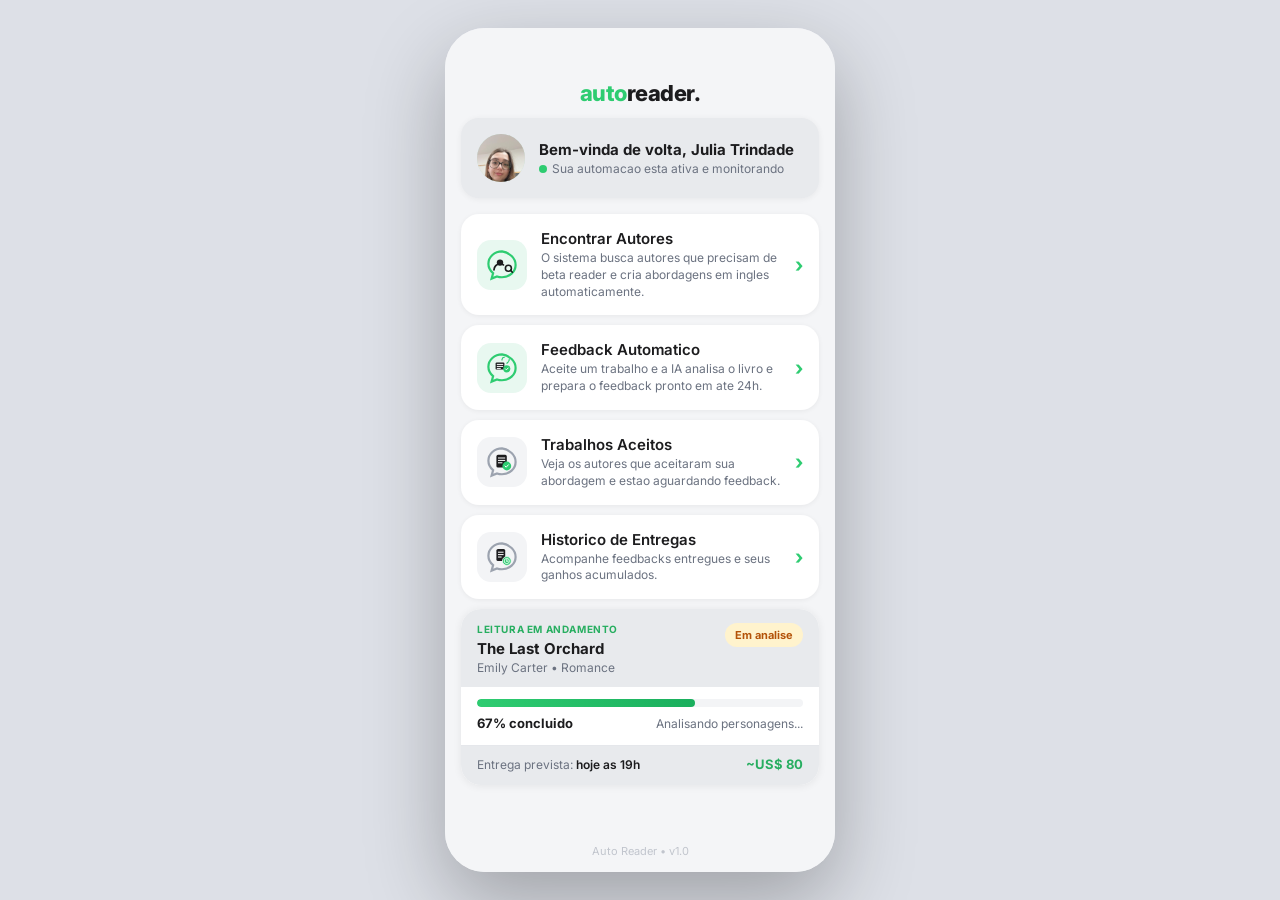
<file: auto_reader_flow1.html>
<!DOCTYPE html>
<html lang="pt-BR">
<head>
<meta charset="UTF-8">
<meta name="viewport" content="width=device-width,initial-scale=1.0">
<title>Auto Reader</title>
<link href="https://fonts.googleapis.com/css2?family=Inter:wght@400;500;600;700;800&display=swap" rel="stylesheet">
<style>
*{margin:0;padding:0;box-sizing:border-box}
:root{--g:#2ECC71;--gd:#27AE60;--gl:#E8F8F0;--dark:#1C1C1E;--gray:#6B7280;--border:#E5E7EB;--bg:#F4F5F7;--white:#fff}
body{font-family:'Inter',sans-serif;background:#dde0e7;display:flex;justify-content:center;align-items:center;min-height:100vh}
.phone{width:390px;height:844px;background:var(--bg);border-radius:40px;overflow:hidden;position:relative;box-shadow:0 30px 80px rgba(0,0,0,.28)}
.screen{position:absolute;inset:0;overflow-y:auto;display:none;flex-direction:column;background:var(--bg);animation:fadeIn .3s ease}
.screen.active{display:flex}
@keyframes fadeIn{from{opacity:0;transform:translateX(16px)}to{opacity:1;transform:translateX(0)}}

/* Header */
.header{padding:52px 20px 12px;display:flex;align-items:center;gap:12px;flex-shrink:0}
.header.center{justify-content:center}
.back{width:36px;height:36px;border-radius:50%;background:var(--white);border:none;cursor:pointer;font-size:18px;display:flex;align-items:center;justify-content:center;box-shadow:0 1px 4px rgba(0,0,0,.08);color:var(--dark)}
.logo{font-size:22px;font-weight:800;letter-spacing:-.5px}
.logo .g{color:var(--g)}
.logo .d{color:var(--dark)}

/* Welcome banner */
.welcome{margin:0 16px 16px;background:#E8EAED;border-radius:18px;padding:16px;display:flex;align-items:center;gap:14px;box-shadow:0 1px 6px rgba(0,0,0,.06);transition:all .22s ease;cursor:default}
.welcome:hover{box-shadow:0 8px 24px rgba(0,0,0,.13);transform:scale(1.02)}
.welcome-icon{width:44px;height:44px;border-radius:12px;background:rgba(46,204,113,.18);display:flex;align-items:center;justify-content:center;flex-shrink:0}
.welcome-text h2{font-size:15px;font-weight:700;color:var(--dark)}
.welcome-text p{font-size:12px;color:var(--gray);margin-top:2px}
.status-dot{width:8px;height:8px;border-radius:50%;background:var(--g);display:inline-block;margin-right:5px}

/* Menu */
.menu-list{padding:0 16px;display:flex;flex-direction:column;gap:10px}
.menu-card{display:flex;align-items:center;gap:14px;padding:15px 16px;border-radius:18px;cursor:pointer;transition:all .22s ease;background:var(--white);box-shadow:0 1px 5px rgba(0,0,0,.06)}
.menu-card:hover{box-shadow:0 8px 24px rgba(46,204,113,.18);transform:scale(1.02)}
.menu-icon{width:50px;height:50px;border-radius:14px;display:flex;align-items:center;justify-content:center;flex-shrink:0}
.ic-green{background:var(--gl)}
.ic-gray{background:#F3F4F6}
.menu-text{flex:1}
.menu-text h3{font-size:15px;font-weight:600;color:var(--dark)}
.menu-text p{font-size:12px;color:var(--gray);margin-top:2px;line-height:1.4}
.arrow{color:var(--g);font-size:20px;font-weight:700;line-height:1}

/* Section labels */
.slabel{padding:0 20px 10px;display:flex;align-items:center;gap:6px;font-size:11px;font-weight:700;color:var(--gray);text-transform:uppercase;letter-spacing:.6px}
.dot{width:8px;height:8px;border-radius:50%}
.dot.g{background:var(--g)}

/* Account card */
.acc-list{padding:0 16px;display:flex;flex-direction:column;gap:10px}
.acc-card-active{display:flex;align-items:center;gap:12px;padding:16px;border:2px solid var(--g);border-radius:18px;background:var(--white);cursor:pointer;transition:all .22s ease;box-shadow:0 2px 12px rgba(46,204,113,.12)}
.acc-card-active:hover{box-shadow:0 8px 28px rgba(46,204,113,.25);transform:scale(1.02)}
.acc-icon-wrap{width:48px;height:48px;border-radius:13px;background:var(--gl);display:flex;align-items:center;justify-content:center;flex-shrink:0}
.acc-info{flex:1}
.acc-name{font-size:14px;font-weight:700;color:var(--dark)}
.acc-sub{font-size:12px;color:var(--gray);margin-top:2px}
.tap-hint{font-size:11px;color:var(--gd);margin-top:5px;font-weight:600}
.badge-active{padding:5px 11px;border-radius:20px;font-size:11px;font-weight:700;background:var(--g);color:#fff;white-space:nowrap}

/* Screen title block */
.stitle-block{padding:4px 20px 0}
.stitle{font-size:18px;font-weight:700;color:var(--dark)}
.ssub{font-size:13px;color:var(--gray);margin-top:4px;line-height:1.5;padding:0 20px 16px}

/* Options */
.options{padding:0 16px;display:flex;flex-direction:column;gap:10px}
.option{display:flex;align-items:center;justify-content:space-between;padding:15px 16px;border:1.5px solid transparent;border-radius:14px;cursor:pointer;transition:all .22s ease;background:var(--white);box-shadow:0 1px 4px rgba(0,0,0,.05)}
.option:hover{box-shadow:0 6px 20px rgba(0,0,0,.10);transform:scale(1.02)}
.option.sel{border-color:var(--g);background:var(--gl)}
.opt-left{display:flex;align-items:center;gap:8px}
.opt-label{font-size:14px;font-weight:500;color:var(--dark)}
.hot{background:var(--g);color:#fff;font-size:10px;font-weight:700;padding:2px 7px;border-radius:10px}
.radio{width:22px;height:22px;border-radius:50%;border:2px solid var(--border);display:flex;align-items:center;justify-content:center;flex-shrink:0;transition:all .2s}
.radio.chk{border-color:var(--g);background:var(--g)}
.radio.chk::after{content:'';width:8px;height:8px;border-radius:50%;background:#fff}

/* Buttons */
.btn{width:calc(100% - 32px);margin:16px;padding:16px;background:var(--g);color:#fff;border:none;border-radius:16px;font-size:16px;font-weight:700;cursor:pointer;transition:background .2s;display:flex;align-items:center;justify-content:center;gap:8px;flex-shrink:0}
.btn:hover{background:var(--gd)}

/* Loading */
.loading-box{padding:36px 24px;display:flex;flex-direction:column;align-items:center;gap:22px}
.spinner{width:60px;height:60px;border:4px solid var(--gl);border-top-color:var(--g);border-radius:50%;animation:spin 1s linear infinite}
@keyframes spin{to{transform:rotate(360deg)}}
.loading-title{font-size:18px;font-weight:700;color:var(--dark);text-align:center}
.checklist{width:100%;display:flex;flex-direction:column;gap:14px;padding:0 8px}
.chk{display:flex;align-items:center;gap:10px;font-size:14px;color:#9CA3AF}
.chk.done{color:var(--dark);font-weight:500}
.chk-ic{width:26px;height:26px;border-radius:50%;display:flex;align-items:center;justify-content:center;font-size:12px;flex-shrink:0;background:#F3F4F6;color:#9CA3AF;font-weight:600;transition:all .3s}
.chk-ic.ok{background:var(--g);color:#fff}

/* Authors */
.found-hdr{padding:12px 20px 8px;background:var(--bg)}
.found-hdr h2{font-size:18px;font-weight:700;color:var(--dark)}
.found-hdr p{font-size:13px;color:var(--gray);margin-top:2px}
.authors{padding:8px 16px 16px;display:flex;flex-direction:column;gap:14px}

.au-card{border-radius:18px;overflow:hidden;background:var(--white);box-shadow:0 1px 8px rgba(0,0,0,.07);transition:all .22s ease}
.au-card:hover{box-shadow:0 8px 28px rgba(0,0,0,.13);transform:scale(1.02)}
.au-head{padding:14px 14px 10px;display:flex;align-items:flex-start;justify-content:space-between;gap:8px}
.au-head-left{flex:1}
.au-name-row{display:flex;align-items:center;gap:6px}
.au-name{font-size:15px;font-weight:700;color:var(--dark)}
/* Verified badge */
.verified{width:16px;height:16px;flex-shrink:0}
.au-region{font-size:12px;color:var(--gray);margin-top:2px}
.au-book{font-size:13px;color:var(--dark);margin-top:6px;font-weight:600}

/* Fiverr logo SVG badge */
.fiverr-badge{flex-shrink:0;display:flex;align-items:center;background:#f7f7f7;border-radius:8px;padding:4px 8px}

/* Author avatar photo */
.au-avatar-photo{width:46px;height:46px;border-radius:50%;object-fit:cover;object-position:top;flex-shrink:0;border:2px solid var(--border);margin-right:2px}
.au-head-with-avatar{display:flex;align-items:flex-start;gap:10px;padding:14px 14px 10px;justify-content:space-between}

.au-tags{padding:0 14px 10px;display:flex;gap:6px;flex-wrap:wrap}
.tag{padding:4px 10px;border-radius:20px;font-size:11px;font-weight:600}
.tg{background:#F3F4F6;color:var(--dark)}
.tw{background:#EFF6FF;color:#2563EB}
.tp{background:var(--gl);color:var(--gd)}

.au-msg{padding:10px 14px;background:#FAFAFA;border-top:1px solid var(--border)}
.au-msg-label{font-size:10px;font-weight:700;color:var(--gray);text-transform:uppercase;letter-spacing:.5px;margin-bottom:6px}
.au-msg p{font-size:12px;color:#374151;line-height:1.65}

/* Translate toggle */
.translate-btn{display:flex;align-items:center;gap:5px;margin:8px 14px 0;padding:7px 12px;border:1px solid var(--border);border-radius:8px;background:var(--white);color:var(--gray);font-size:12px;font-weight:600;cursor:pointer;transition:all .2s;width:fit-content}
.translate-btn:hover{border-color:var(--g);color:var(--g)}
.translate-btn svg{transition:transform .2s}

.au-btn{width:calc(100% - 28px);margin:10px 14px 14px;padding:12px;background:var(--g);color:#fff;border:none;border-radius:12px;font-size:14px;font-weight:700;cursor:pointer;transition:background .2s}
.au-btn:hover{background:var(--gd)}

/* Reset */
.reset-bar{padding:4px 16px 20px;display:flex;justify-content:center}
.reset-btn{display:flex;align-items:center;gap:6px;padding:10px 22px;border:1.5px solid var(--border);border-radius:12px;background:var(--white);color:var(--gray);font-size:13px;font-weight:600;cursor:pointer;transition:all .2s}
.reset-btn:hover{border-color:var(--g);color:var(--g)}

/* Add account card */
.acc-add-card{display:flex;align-items:center;gap:12px;padding:15px 16px;border:2px dashed var(--border);border-radius:18px;background:var(--white);cursor:pointer;transition:all .22s ease;box-shadow:0 1px 4px rgba(0,0,0,.04)}
.acc-add-card:hover{border-color:var(--g);box-shadow:0 8px 24px rgba(46,204,113,.15);transform:scale(1.02)}
.acc-add-icon{width:46px;height:46px;border-radius:13px;background:#F3F4F6;display:flex;align-items:center;justify-content:center;flex-shrink:0;transition:background .22s}
.acc-add-card:hover .acc-add-icon{background:var(--gl)}
.acc-add-text h4{font-size:14px;font-weight:600;color:var(--gray);transition:color .22s}
.acc-add-card:hover .acc-add-text h4{color:var(--gd)}
.acc-add-text p{font-size:12px;color:#9CA3AF;margin-top:2px}

.hint{font-size:12px;color:var(--gray);text-align:center;padding:0 20px 0;line-height:1.5}
.footer{padding:14px;text-align:center;font-size:11px;color:#C1C5CD;flex-shrink:0;margin-top:auto}

/* Proposals preview card */
.proposals-card{margin:12px 16px 0;background:var(--white);border-radius:20px;overflow:hidden;box-shadow:0 1px 8px rgba(0,0,0,.07);display:none;transition:all .22s ease;cursor:default}
.proposals-card.visible{display:block}
.proposals-card.visible:hover{box-shadow:0 8px 28px rgba(0,0,0,.13);transform:scale(1.02)}
.prop-top{padding:14px 16px 12px;display:flex;align-items:center;justify-content:space-between}
.prop-left{}
.prop-label{font-size:10px;font-weight:700;color:var(--g);text-transform:uppercase;letter-spacing:.6px;margin-bottom:4px}
.prop-count{font-size:26px;font-weight:800;color:var(--dark);line-height:1}
.prop-sub{font-size:12px;color:var(--gray);margin-top:3px}
.prop-icon{width:48px;height:48px;border-radius:14px;background:var(--gl);display:flex;align-items:center;justify-content:center}
.prop-footer{padding:10px 16px 13px;border-top:1px solid var(--border);display:flex;align-items:center;gap:8px;background:#FAFAFA}
.prop-dot{width:7px;height:7px;border-radius:50%;background:var(--g);flex-shrink:0}
.prop-note{font-size:12px;color:var(--gray);line-height:1.4}

/* Reading progress card */
.reading-card{margin:10px 16px 4px;background:var(--white);border-radius:20px;overflow:hidden;box-shadow:0 1px 8px rgba(0,0,0,.07);transition:all .22s ease;cursor:default}
.reading-card:hover{box-shadow:0 8px 28px rgba(0,0,0,.13);transform:scale(1.02)}
.reading-top{padding:14px 16px 12px;display:flex;align-items:flex-start;justify-content:space-between;gap:8px;background:#E8EAED}
.reading-label{font-size:10px;font-weight:700;color:var(--gd);text-transform:uppercase;letter-spacing:.6px;margin-bottom:4px}
.reading-title{font-size:15px;font-weight:700;color:var(--dark)}
.reading-author{font-size:12px;color:var(--gray);margin-top:2px}
.reading-badge{padding:5px 10px;border-radius:20px;background:#FFF3CD;color:#B45309;font-size:11px;font-weight:700;white-space:nowrap;flex-shrink:0}
.reading-progress{padding:12px 16px 14px;background:var(--white)}
.rp-bar-wrap{background:#F3F4F6;border-radius:8px;height:8px;overflow:hidden;margin-bottom:8px}
.rp-bar-fill{height:100%;border-radius:8px;background:linear-gradient(90deg,var(--g),#1aaf5d);width:67%;animation:grow .8s ease forwards}
@keyframes grow{from{width:0}to{width:67%}}
.rp-meta{display:flex;justify-content:space-between;align-items:center}
.rp-pct{font-size:13px;font-weight:700;color:var(--dark)}
.rp-step{font-size:12px;color:var(--gray)}
.reading-footer{padding:10px 16px 13px;border-top:1px solid var(--border);display:flex;align-items:center;justify-content:space-between;background:#E8EAED}
.rf-time{font-size:12px;color:var(--gray)}
.rf-time span{font-weight:600;color:var(--dark)}
.rf-pay{font-size:13px;font-weight:700;color:var(--gd)}

/* Draft Screen styling */
.draft-card {
  margin: 10px 16px 14px;
  background: var(--white);
  border-radius: 20px;
  overflow: hidden;
  box-shadow: 0 1px 8px rgba(0,0,0,.07);
  padding: 16px;
}
.draft-editor-wrap {
  margin: 0 16px 16px;
  background: var(--white);
  border-radius: 20px;
  box-shadow: 0 1px 8px rgba(0,0,0,.07);
  padding: 16px;
  display: flex;
  flex-direction: column;
  gap: 12px;
}
.draft-label-row {
  display: flex;
  justify-content: space-between;
  align-items: center;
}
.draft-label {
  font-size: 11px;
  font-weight: 700;
  color: var(--gray);
  text-transform: uppercase;
  letter-spacing: .6px;
}
.draft-status {
  font-size: 11px;
  color: var(--g);
  font-weight: 600;
  display: flex;
  align-items: center;
  gap: 4px;
}
.draft-status::before {
  content: '';
  width: 6px;
  height: 6px;
  border-radius: 50%;
  background: var(--g);
  display: inline-block;
}
.draft-textarea {
  width: 100%;
  height: 240px;
  border: 1px solid var(--border);
  border-radius: 12px;
  padding: 12px;
  font-family: inherit;
  font-size: 13.5px;
  color: var(--dark);
  resize: none;
  line-height: 1.6;
  outline: none;
  transition: border-color 0.2s;
  background: #FAFAFA;
}
.draft-textarea:focus {
  border-color: var(--g);
  background: var(--white);
}

/* Success Modal Glassmorphic Overlay */
.overlay {
  position: absolute;
  inset: 0;
  background: rgba(28, 28, 30, 0.4);
  backdrop-filter: blur(8px);
  -webkit-backdrop-filter: blur(8px);
  display: none;
  justify-content: center;
  align-items: center;
  z-index: 1000;
  animation: modalFadeIn 0.3s ease forwards;
}
.success-box {
  background: var(--white);
  width: 80%;
  border-radius: 28px;
  padding: 32px 24px;
  display: flex;
  flex-direction: column;
  align-items: center;
  gap: 18px;
  box-shadow: 0 20px 50px rgba(0,0,0,0.2);
  text-align: center;
  transform: scale(0.9);
  animation: modalScaleIn 0.3s cubic-bezier(0.34, 1.56, 0.64, 1) forwards;
}
.success-circle {
  width: 72px;
  height: 72px;
  border-radius: 50%;
  background: var(--gl);
  display: flex;
  align-items: center;
  justify-content: center;
  color: var(--g);
  font-size: 36px;
  font-weight: bold;
  box-shadow: 0 4px 12px rgba(46,204,113,0.15);
  animation: checkPop 0.5s 0.2s cubic-bezier(0.34, 1.56, 0.64, 1) both;
}
.success-title {
  font-size: 18px;
  font-weight: 700;
  color: var(--dark);
}
.success-text {
  font-size: 13px;
  color: var(--gray);
  line-height: 1.5;
}

@keyframes modalFadeIn {
  from { opacity: 0; }
  to { opacity: 1; }
}
@keyframes modalScaleIn {
  from { transform: scale(0.9); opacity: 0; }
  to { transform: scale(1); opacity: 1; }
}
@keyframes checkPop {
  0% { transform: scale(0); opacity: 0; }
  70% { transform: scale(1.1); }
  100% { transform: scale(1); opacity: 1; }
}
</style>
</head>
<body>
<div class="phone">

<!-- ===== S1: DASHBOARD ===== -->
<div class="screen active" id="s1">
  <div class="header center">
    <div class="logo"><span class="g">auto</span><span class="d">reader.</span></div>
  </div>

  <!-- Welcome banner -->
  <div class="welcome">
    <div class="welcome-icon" style="width:48px;height:48px;border-radius:50%;overflow:hidden;padding:0;flex-shrink:0">
      <img src="imgs/julia_trindade.png" alt="Julia Trindade" style="width:100%;height:100%;object-fit:cover;object-position:top">
    </div>
    <div class="welcome-text">
      <h2>Bem-vinda de volta, Julia Trindade</h2>
      <p><span class="status-dot"></span>Sua automacao esta ativa e monitorando</p>
    </div>
  </div>

  <div class="menu-list">
    <!-- Encontrar Autores -->
    <div class="menu-card" onclick="go('s2')">
      <div class="menu-icon ic-green">
        <svg width="32" height="32" viewBox="0 0 80 80" fill="none" xmlns="http://www.w3.org/2000/svg">
          <path d="M40 6C21.2 6 6 19.8 6 36.8c0 9.4 4.6 17.8 11.8 23.4L14 74l13.6-5.4C30.9 69.8 35.4 70.6 40 70.6 58.8 70.6 74 56.8 74 39.8 74 22.8 58.8 9 40 6z" stroke="#2ECC71" stroke-width="5.5" fill="none"/>
          <circle cx="35" cy="34" r="8" fill="#1C1C1E"/>
          <path d="M20 52c0-8.3 6.7-15 15-15 3.2 0 6.2 1 8.6 2.7" stroke="#1C1C1E" stroke-width="4.5" stroke-linecap="round" fill="none"/>
          <circle cx="56" cy="48" r="7.5" stroke="#1C1C1E" stroke-width="4" fill="none"/>
          <line x1="61.5" y1="53.5" x2="66" y2="58" stroke="#1C1C1E" stroke-width="4" stroke-linecap="round"/>
        </svg>
      </div>
      <div class="menu-text">
        <h3>Encontrar Autores</h3>
        <p>O sistema busca autores que precisam de beta reader e cria abordagens em ingles automaticamente.</p>
      </div>
      <div class="arrow">›</div>
    </div>

    <!-- Feedback Automatico -->
    <div class="menu-card">
      <div class="menu-icon ic-green">
        <svg width="32" height="32" viewBox="0 0 80 80" fill="none" xmlns="http://www.w3.org/2000/svg">
          <path d="M40 6C21.2 6 6 19.8 6 36.8c0 9.4 4.6 17.8 11.8 23.4L14 74l13.6-5.4C30.9 69.8 35.4 70.6 40 70.6 58.8 70.6 74 56.8 74 39.8 74 22.8 58.8 9 40 6z" stroke="#2ECC71" stroke-width="5.5" fill="none"/>
          <rect x="24" y="26" width="22" height="18" rx="3" fill="#1C1C1E"/>
          <line x1="28" y1="31" x2="42" y2="31" stroke="#fff" stroke-width="2.5" stroke-linecap="round"/>
          <line x1="28" y1="36" x2="42" y2="36" stroke="#fff" stroke-width="2.5" stroke-linecap="round"/>
          <line x1="28" y1="41" x2="36" y2="41" stroke="#fff" stroke-width="2.5" stroke-linecap="round"/>
          <circle cx="52" cy="42" r="9" fill="#2ECC71"/>
          <path d="M48.5 42l2.5 2.5 4.5-4.5" stroke="#fff" stroke-width="2.5" stroke-linecap="round" stroke-linejoin="round" fill="none"/>
          <path d="M40 20 Q40 13 48 13" stroke="#2ECC71" stroke-width="3" stroke-linecap="round" fill="none" stroke-dasharray="2 2"/>
          <path d="M52 28 Q58 24 58 18" stroke="#2ECC71" stroke-width="3" stroke-linecap="round" fill="none" stroke-dasharray="2 2"/>
        </svg>
      </div>
      <div class="menu-text">
        <h3>Feedback Automatico</h3>
        <p>Aceite um trabalho e a IA analisa o livro e prepara o feedback pronto em ate 24h.</p>
      </div>
      <div class="arrow">›</div>
    </div>

    <!-- Trabalhos Aceitos -->
    <div class="menu-card">
      <div class="menu-icon ic-gray">
        <svg width="32" height="32" viewBox="0 0 80 80" fill="none" xmlns="http://www.w3.org/2000/svg">
          <path d="M40 6C21.2 6 6 19.8 6 36.8c0 9.4 4.6 17.8 11.8 23.4L14 74l13.6-5.4C30.9 69.8 35.4 70.6 40 70.6 58.8 70.6 74 56.8 74 39.8 74 22.8 58.8 9 40 6z" stroke="#9CA3AF" stroke-width="5.5" fill="none"/>
          <rect x="26" y="22" width="26" height="32" rx="4" fill="#1C1C1E"/>
          <line x1="31" y1="30" x2="47" y2="30" stroke="#fff" stroke-width="2.5" stroke-linecap="round"/>
          <line x1="31" y1="36" x2="47" y2="36" stroke="#fff" stroke-width="2.5" stroke-linecap="round"/>
          <line x1="31" y1="42" x2="40" y2="42" stroke="#fff" stroke-width="2.5" stroke-linecap="round"/>
          <circle cx="52" cy="50" r="11" fill="#2ECC71"/>
          <path d="M47.5 50l3 3 5.5-6" stroke="#fff" stroke-width="2.5" stroke-linecap="round" stroke-linejoin="round" fill="none"/>
        </svg>
      </div>
      <div class="menu-text">
        <h3>Trabalhos Aceitos</h3>
        <p>Veja os autores que aceitaram sua abordagem e estao aguardando feedback.</p>
      </div>
      <div class="arrow">›</div>
    </div>

    <!-- Historico -->
    <div class="menu-card">
      <div class="menu-icon ic-gray">
        <svg width="32" height="32" viewBox="0 0 80 80" fill="none" xmlns="http://www.w3.org/2000/svg">
          <path d="M40 6C21.2 6 6 19.8 6 36.8c0 9.4 4.6 17.8 11.8 23.4L14 74l13.6-5.4C30.9 69.8 35.4 70.6 40 70.6 58.8 70.6 74 56.8 74 39.8 74 22.8 58.8 9 40 6z" stroke="#9CA3AF" stroke-width="5.5" fill="none"/>
          <rect x="26" y="20" width="22" height="30" rx="4" fill="#1C1C1E"/>
          <line x1="31" y1="28" x2="43" y2="28" stroke="#fff" stroke-width="2.5" stroke-linecap="round"/>
          <line x1="31" y1="34" x2="43" y2="34" stroke="#fff" stroke-width="2.5" stroke-linecap="round"/>
          <line x1="31" y1="40" x2="38" y2="40" stroke="#fff" stroke-width="2.5" stroke-linecap="round"/>
          <circle cx="52" cy="50" r="11" fill="#2ECC71" stroke="#F4F5F7" stroke-width="2"/>
          <circle cx="52" cy="50" r="6.5" stroke="#fff" stroke-width="2" fill="none"/>
          <line x1="52" y1="46" x2="52" y2="50.5" stroke="#fff" stroke-width="2" stroke-linecap="round"/>
          <line x1="52" y1="50.5" x2="55" y2="50.5" stroke="#fff" stroke-width="2" stroke-linecap="round"/>
        </svg>
      </div>
      <div class="menu-text">
        <h3>Historico de Entregas</h3>
        <p>Acompanhe feedbacks entregues e seus ganhos acumulados.</p>
      </div>
      <div class="arrow">›</div>
    </div>
  </div>

  <!-- Progresso de leitura do ultimo livro -->
  <div class="reading-card">
    <div class="reading-top">
      <div>
        <div class="reading-label">Leitura em andamento</div>
        <div class="reading-title">The Last Orchard</div>
        <div class="reading-author">Emily Carter • Romance</div>
      </div>
      <div class="reading-badge">Em analise</div>
    </div>
    <div class="reading-progress">
      <div class="rp-bar-wrap"><div class="rp-bar-fill"></div></div>
      <div class="rp-meta">
        <span class="rp-pct">67% concluido</span>
        <span class="rp-step">Analisando personagens...</span>
      </div>
    </div>
    <div class="reading-footer">
      <div class="rf-time">Entrega prevista: <span>hoje as 19h</span></div>
      <div class="rf-pay">~US$ 80</div>
    </div>
  </div>

  <div class="footer">Auto Reader • v1.0</div>
</div>

<!-- ===== S2: CONTA ===== -->
<div class="screen" id="s2">
  <div class="header">
    <button class="back" onclick="go('s1')">‹</button>
    <div class="logo"><span class="g">auto</span><span class="d">reader.</span></div>
  </div>
  <div class="stitle-block"><div class="stitle">Encontrar Autores</div></div>
  <div class="ssub">Selecione a conta para iniciar a busca automatica.</div>
  <div class="slabel"><div class="dot g"></div>Conta vinculada</div>
  <div class="acc-list">
    <div class="acc-card-active" onclick="go('s4')">
      <div style="width:52px;height:52px;border-radius:50%;overflow:hidden;flex-shrink:0;border:2px solid var(--g)">
        <img src="imgs/julia_trindade.png" alt="Julia Trindade" style="width:100%;height:100%;object-fit:cover;object-position:top">
      </div>
      <div class="acc-info">
        <div class="acc-name">Julia Trindade</div>
        <div class="acc-sub">Beta Reader Profissional</div>
        <div style="font-size:11px;color:#6B7280;margin-top:2px;display:flex;align-items:center;gap:4px">
          <svg width="34" height="12" viewBox="0 0 46 16" fill="none"><text y="12" font-family="Inter,Arial,sans-serif" font-size="12" font-weight="800" fill="#1DBF73">fiverr</text><circle cx="43.5" cy="3" r="2.2" fill="#1DBF73"/></svg>
        </div>
        <div class="tap-hint">Toque para iniciar a busca</div>
      </div>
      <div class="badge-active">Ativa</div>
    </div>
  </div>

  <!-- Adicionar nova conta -->
  <div class="acc-list" style="margin-top:10px">
    <div class="acc-add-card">
      <div class="acc-add-icon">
        <svg width="22" height="22" viewBox="0 0 24 24" fill="none" stroke="#9CA3AF" stroke-width="2.2" stroke-linecap="round">
          <circle cx="12" cy="12" r="10"/>
          <line x1="12" y1="8" x2="12" y2="16"/>
          <line x1="8" y1="12" x2="16" y2="12"/>
        </svg>
      </div>
      <div class="acc-add-text">
        <h4>Adicionar nova conta</h4>
        <p>Conecte outra conta do Fiverr</p>
      </div>
    </div>
  </div>

  <div class="footer" style="margin-top:auto">Auto Reader • v1.0</div>
</div>

<!-- ===== S4: GENERO ===== -->
<div class="screen" id="s4">
  <div class="header">
    <button class="back" onclick="go('s2')">‹</button>
    <div class="logo"><span class="g">auto</span><span class="d">reader.</span></div>
  </div>
  <div class="stitle-block"><div class="stitle">Que tipo de livro voce quer atender?</div></div>
  <div class="ssub">O sistema buscara autores com base no genero escolhido.</div>
  <div class="options" id="grp-genre">
    <div class="option sel" onclick="pick(this,'grp-genre')">
      <div class="opt-left"><span class="opt-label">Romance</span><span class="hot">Mais buscado</span></div>
      <div class="radio chk"></div>
    </div>
    <div class="option" onclick="pick(this,'grp-genre')">
      <div class="opt-left"><span class="opt-label">Fantasia</span></div><div class="radio"></div>
    </div>
    <div class="option" onclick="pick(this,'grp-genre')">
      <div class="opt-left"><span class="opt-label">Suspense / Thriller</span></div><div class="radio"></div>
    </div>
    <div class="option" onclick="pick(this,'grp-genre')">
      <div class="opt-left"><span class="opt-label">Ficcao Cientifica</span></div><div class="radio"></div>
    </div>
    <div class="option" onclick="pick(this,'grp-genre')">
      <div class="opt-left"><span class="opt-label">Misterio</span></div><div class="radio"></div>
    </div>
    <div class="option" onclick="pick(this,'grp-genre')">
      <div class="opt-left"><span class="opt-label">Terror / Horror</span></div><div class="radio"></div>
    </div>
    <div class="option" onclick="pick(this,'grp-genre')">
      <div class="opt-left"><span class="opt-label">Drama Historico</span></div><div class="radio"></div>
    </div>
    <div class="option" onclick="pick(this,'grp-genre')">
      <div class="opt-left"><span class="opt-label">Young Adult (YA)</span></div><div class="radio"></div>
    </div>
    <div class="option" onclick="pick(this,'grp-genre')">
      <div class="opt-left"><span class="opt-label">Autoajuda</span></div><div class="radio"></div>
    </div>
    <div class="option" onclick="pick(this,'grp-genre')">
      <div class="opt-left"><span class="opt-label">Qualquer genero</span></div><div class="radio"></div>
    </div>
  </div>
  <button class="btn" onclick="go('s5')">Continuar</button>
</div>

<!-- ===== S5: VALOR ===== -->
<div class="screen" id="s5">
  <div class="header">
    <button class="back" onclick="go('s4')">‹</button>
    <div class="logo"><span class="g">auto</span><span class="d">reader.</span></div>
  </div>
  <div class="stitle-block"><div class="stitle">Qual faixa de pagamento voce prefere?</div></div>
  <div class="ssub">O sistema filtrara autores dentro do valor que voce escolher.</div>
  <div class="options" id="grp-val">
    <div class="option" onclick="pick(this,'grp-val');updateProposals(42,'US$ 30 a US$ 60')">
      <div class="opt-left"><span class="opt-label">US$ 30 – US$ 60</span></div><div class="radio"></div>
    </div>
    <div class="option sel" onclick="pick(this,'grp-val');updateProposals(30,'US$ 60 a US$ 100')">
      <div class="opt-left"><span class="opt-label">US$ 60 – US$ 100</span><span class="hot">Mais comum</span></div>
      <div class="radio chk"></div>
    </div>
    <div class="option" onclick="pick(this,'grp-val');updateProposals(18,'US$ 100 ou mais')">
      <div class="opt-left"><span class="opt-label">US$ 100+</span></div><div class="radio"></div>
    </div>
    <div class="option" onclick="pick(this,'grp-val');updateProposals(67,'qualquer valor')">
      <div class="opt-left"><span class="opt-label">Qualquer valor</span></div><div class="radio"></div>
    </div>
  </div>

  <!-- Card de propostas geradas -->
  <div class="proposals-card visible" id="proposals-card">
    <div class="prop-top">
      <div class="prop-left">
        <div class="prop-label">Propostas geradas</div>
        <div class="prop-count" id="prop-number">30</div>
        <div class="prop-sub" id="prop-sub">possiveis contratos na faixa de US$ 60 a US$ 100</div>
      </div>
      <div class="prop-icon">
        <svg width="26" height="26" viewBox="0 0 24 24" fill="none" stroke="#2ECC71" stroke-width="2"><path d="M17 21v-2a4 4 0 0 0-4-4H5a4 4 0 0 0-4 4v2"/><circle cx="9" cy="7" r="4"/><path d="M23 21v-2a4 4 0 0 0-3-3.87"/><path d="M16 3.13a4 4 0 0 1 0 7.75"/></svg>
      </div>
    </div>
    <div class="prop-footer">
      <div class="prop-dot"></div>
      <div class="prop-note">Autores ativos no Fiverr buscando beta reader agora. Clique em ver propostas para iniciar.</div>
    </div>
  </div>

  <button class="btn" style="margin-top:12px" onclick="startSearch()">Ver propostas</button>
</div>

<!-- ===== S6: BUSCANDO ===== -->
<div class="screen" id="s6">
  <div class="header center"><div class="logo"><span class="g">auto</span><span class="d">reader.</span></div></div>
  <div class="loading-box">
    <div class="spinner"></div>
    <div class="loading-title">Buscando autores para voce...</div>
    <div class="checklist">
      <div class="chk" id="c1"><div class="chk-ic" id="i1">1</div>Conectando ao Fiverr</div>
      <div class="chk" id="c2"><div class="chk-ic" id="i2">2</div>Analisando oportunidades abertas</div>
      <div class="chk" id="c3"><div class="chk-ic" id="i3">3</div>Filtrando autores compativeis</div>
      <div class="chk" id="c4"><div class="chk-ic" id="i4">4</div>Criando abordagens em ingles</div>
    </div>
  </div>
  <div class="footer">Auto Reader • v1.0</div>
</div>

<!-- ===== S7: AUTORES ENCONTRADOS ===== -->
<div class="screen" id="s7">
  <div class="header">
    <button class="back" onclick="go('s2')">‹</button>
    <div class="logo"><span class="g">auto</span><span class="d">reader.</span></div>
  </div>
  <div class="found-hdr">
    <h2>Autores encontrados hoje</h2>
    <p id="found-count">30 autores compativeis com seu perfil</p>
  </div>
  <div class="authors">

    <!-- Author 1: Emily Carter -->
    <div class="au-card">
      <div class="au-head-with-avatar">
        <div style="display:flex;align-items:flex-start;gap:10px;flex:1">
          <img class="au-avatar-photo" src="imgs/author_emily.jpg" alt="Emily Carter">
          <div class="au-head-left">
            <div class="au-name-row">
              <span class="au-name">Emily Carter</span>
              <svg class="verified" viewBox="0 0 16 16" fill="none"><circle cx="8" cy="8" r="8" fill="#2ECC71"/><path d="M5 8l2 2 4-4" stroke="#fff" stroke-width="1.8" stroke-linecap="round" stroke-linejoin="round"/></svg>
            </div>
            <div class="au-region">Estados Unidos</div>
            <div class="au-book">The Last Orchard</div>
          </div>
        </div>
        <div class="fiverr-badge">
          <svg width="46" height="16" viewBox="0 0 46 16" fill="none" xmlns="http://www.w3.org/2000/svg">
            <text y="13" font-family="Inter,Arial,sans-serif" font-size="13" font-weight="800" fill="#1DBF73">fiverr</text>
            <circle cx="43.5" cy="3.5" r="2.5" fill="#1DBF73"/>
          </svg>
        </div>
      </div>
      <div class="au-tags">
        <span class="tag tg">Romance</span>
        <span class="tag tw">~72.000 palavras</span>
        <span class="tag tp">~US$ 80</span>
      </div>
      <div class="au-msg">
        <div class="au-msg-label">Solicitacao do autor</div>
        <p id="txt1-en">Hi! I'm looking for an experienced beta reader for my contemporary romance novel, <em>The Last Orchard</em> (~72,000 words). The story follows a woman returning to her hometown after a painful divorce, reconnecting with her past and finding unexpected love. I need honest, detailed feedback on: pacing (especially chapters 8–14), character believability, emotional impact of the ending, and whether the romantic tension builds naturally. Inline comments via Google Docs. Payment via PayPal upon delivery. Turnaround: 7–10 days preferred.</p>
        <p id="txt1-pt" style="display:none">Ola! Estou procurando um beta reader experiente para meu romance contemporaneo, <em>The Last Orchard</em> (~72.000 palavras). A historia segue uma mulher que retorna a sua cidade natal apos um divorcio doloroso, reconectando-se com seu passado e encontrando um amor inesperado. Preciso de feedback honesto e detalhado sobre: ritmo (especialmente capitulos 8-14), credibilidade dos personagens, impacto emocional do final e se a tensao romantica se desenvolve naturalmente. Comentarios inline via Google Docs. Pagamento via PayPal apos a entrega. Prazo: 7-10 dias.</p>
      </div>
      <button class="translate-btn" onclick="toggleTranslate(1,this)">
        <svg width="14" height="14" viewBox="0 0 24 24" fill="none" stroke="currentColor" stroke-width="2"><path d="M5 8l4 4-4 4M3 12h18"/><path d="M12 3l4 4-4 4"/></svg>
        Traduzir para portugues
      </button>
      <button class="au-btn" onclick="go('s8')">Criar abordagem</button>
    </div>

    <!-- Author 2: James Miller -->
    <div class="au-card">
      <div class="au-head-with-avatar">
        <div style="display:flex;align-items:flex-start;gap:10px;flex:1">
          <img class="au-avatar-photo" src="imgs/author_james.jpg" alt="James Miller">
          <div class="au-head-left">
            <div class="au-name-row">
              <span class="au-name">James Miller</span>
              <svg class="verified" viewBox="0 0 16 16" fill="none"><circle cx="8" cy="8" r="8" fill="#2ECC71"/><path d="M5 8l2 2 4-4" stroke="#fff" stroke-width="1.8" stroke-linecap="round" stroke-linejoin="round"/></svg>
            </div>
            <div class="au-region">Reino Unido</div>
            <div class="au-book">Kingdom of Ashes</div>
          </div>
        </div>
        <div class="fiverr-badge">
          <svg width="46" height="16" viewBox="0 0 46 16" fill="none"><text y="13" font-family="Inter,Arial,sans-serif" font-size="13" font-weight="800" fill="#1DBF73">fiverr</text><circle cx="43.5" cy="3.5" r="2.5" fill="#1DBF73"/></svg>
        </div>
      </div>
      <div class="au-tags">
        <span class="tag tg">Fantasia</span>
        <span class="tag tw">~95.000 palavras</span>
        <span class="tag tp">~US$ 120</span>
      </div>
      <div class="au-msg">
        <div class="au-msg-label">Solicitacao do autor</div>
        <p id="txt2-en">Seeking a dedicated beta reader for my epic fantasy novel <em>Kingdom of Ashes</em> (~95,000 words). This is a dark, character-driven story with political intrigue, morally grey protagonists, and a complex magic system. I need feedback focused on: world-building clarity, plot consistency, character motivation and arc satisfaction, and the overall pacing of the final act. Experience with epic fantasy is a strong plus. Google Docs preferred. Budget: $120, negotiable for thorough feedback.</p>
        <p id="txt2-pt" style="display:none">Procuro um beta reader dedicado para meu romance de fantasia epica <em>Kingdom of Ashes</em> (~95.000 palavras). E uma historia sombria, centrada em personagens com intriga politica, protagonistas moralmente ambiguos e um sistema de magia complexo. Preciso de feedback sobre: clareza da construcao do mundo, consistencia do enredo, motivacao dos personagens e o ritmo geral do ato final. Experiencia com fantasia epica e um diferencial. Google Docs preferido. Orcamento: US$120, negociavel para feedback completo.</p>
      </div>
      <button class="translate-btn" onclick="toggleTranslate(2,this)">
        <svg width="14" height="14" viewBox="0 0 24 24" fill="none" stroke="currentColor" stroke-width="2"><path d="M5 8l4 4-4 4M3 12h18"/><path d="M12 3l4 4-4 4"/></svg>
        Traduzir para portugues
      </button>
      <button class="au-btn">Criar abordagem</button>
    </div>

    <!-- Author 3: Sarah Johnson -->
    <div class="au-card">
      <div class="au-head-with-avatar">
        <div style="display:flex;align-items:flex-start;gap:10px;flex:1">
          <img class="au-avatar-photo" src="imgs/author_sarah.jpg" alt="Sarah Johnson">
          <div class="au-head-left">
            <div class="au-name-row">
              <span class="au-name">Sarah Johnson</span>
              <svg class="verified" viewBox="0 0 16 16" fill="none"><circle cx="8" cy="8" r="8" fill="#2ECC71"/><path d="M5 8l2 2 4-4" stroke="#fff" stroke-width="1.8" stroke-linecap="round" stroke-linejoin="round"/></svg>
            </div>
            <div class="au-region">Canada</div>
            <div class="au-book">Letters to Nobody</div>
          </div>
        </div>
        <div class="fiverr-badge">
          <svg width="46" height="16" viewBox="0 0 46 16" fill="none"><text y="13" font-family="Inter,Arial,sans-serif" font-size="13" font-weight="800" fill="#1DBF73">fiverr</text><circle cx="43.5" cy="3.5" r="2.5" fill="#1DBF73"/></svg>
        </div>
      </div>
      <div class="au-tags">
        <span class="tag tg">Romance</span>
        <span class="tag tw">~58.000 palavras</span>
        <span class="tag tp">~US$ 65</span>
      </div>
      <div class="au-msg">
        <div class="au-msg-label">Solicitacao do autor</div>
        <p id="txt3-en">Hello! I'm looking for a beta reader for my literary romance <em>Letters to Nobody</em> (~58,000 words), a story told through unsent letters between two people slowly finding their way back to each other. Key feedback areas: Does the epistolary format feel natural? Is the emotional arc convincing? Are there pacing issues or moments where engagement drops? I'd love someone who reads romance regularly. Inline comments + a short reader report preferred. PayPal, ~$65, flexible timeline.</p>
        <p id="txt3-pt" style="display:none">Ola! Estou procurando um beta reader para meu romance literario <em>Letters to Nobody</em> (~58.000 palavras), uma historia contada atraves de cartas nao enviadas entre duas pessoas que lentamente encontram o caminho de volta uma para a outra. Areas principais: o formato epistolar parece natural? O arco emocional e convincente? Ha problemas de ritmo? Prefiro alguem que leia romance com frequencia. Comentarios inline + relatorio curto preferidos. PayPal, ~US$65, prazo flexivel.</p>
      </div>
      <button class="translate-btn" onclick="toggleTranslate(3,this)">
        <svg width="14" height="14" viewBox="0 0 24 24" fill="none" stroke="currentColor" stroke-width="2"><path d="M5 8l4 4-4 4M3 12h18"/><path d="M12 3l4 4-4 4"/></svg>
        Traduzir para portugues
      </button>
      <button class="au-btn">Criar abordagem</button>
    </div>

    <!-- Author 4 — Nova feminina: Margaret Holloway -->
    <div class="au-card">
      <div class="au-head-with-avatar">
        <div style="display:flex;align-items:flex-start;gap:10px;flex:1">
          <img class="au-avatar-photo" src="imgs/author_margaret.jpg" alt="Margaret Holloway">
          <div class="au-head-left">
            <div class="au-name-row">
              <span class="au-name">Margaret Holloway</span>
              <svg class="verified" viewBox="0 0 16 16" fill="none"><circle cx="8" cy="8" r="8" fill="#2ECC71"/><path d="M5 8l2 2 4-4" stroke="#fff" stroke-width="1.8" stroke-linecap="round" stroke-linejoin="round"/></svg>
            </div>
            <div class="au-region">Australia</div>
            <div class="au-book">The Silence Between Tides</div>
          </div>
        </div>
        <div class="fiverr-badge">
          <svg width="46" height="16" viewBox="0 0 46 16" fill="none"><text y="13" font-family="Inter,Arial,sans-serif" font-size="13" font-weight="800" fill="#1DBF73">fiverr</text><circle cx="43.5" cy="3.5" r="2.5" fill="#1DBF73"/></svg>
        </div>
      </div>
      <div class="au-tags">
        <span class="tag tg">Misterio</span>
        <span class="tag tw">~84.000 palavras</span>
        <span class="tag tp">~US$ 95</span>
      </div>
      <div class="au-msg">
        <div class="au-msg-label">Solicitacao do autor</div>
        <p id="txt4-en">Hi there! I'm searching for a thoughtful beta reader for my psychological mystery, <em>The Silence Between Tides</em> (~84,000 words). The story centers on a retired detective returning to her coastal hometown to solve a decades-old disappearance that may be connected to her own past. I need feedback on: the pacing of the mystery reveals (do the clues feel fair?), the protagonist's voice and emotional depth, whether the setting feels immersive, and if the ending is satisfying or feels rushed. I have experience with two prior published novels and value detailed, constructive feedback. Google Docs preferred. PayPal, ~$95. Turnaround: 10 days.</p>
        <p id="txt4-pt" style="display:none">Ola! Estou procurando um beta reader atento para meu misterio psicologico, <em>The Silence Between Tides</em> (~84.000 palavras). A historia acompanha uma detetive aposentada que retorna a sua cidade costeira natal para resolver um desaparecimento de decadas que pode estar ligado ao seu proprio passado. Preciso de feedback sobre: o ritmo das revelacoes do misterio, a voz e profundidade emocional da protagonista, se o cenario parece imersivo e se o final e satisfatorio. Tenho experiencia com dois romances publicados anteriormente. Google Docs preferido. PayPal, ~US$95. Prazo: 10 dias.</p>
      </div>
      <button class="translate-btn" onclick="toggleTranslate(4,this)">
        <svg width="14" height="14" viewBox="0 0 24 24" fill="none" stroke="currentColor" stroke-width="2"><path d="M5 8l4 4-4 4M3 12h18"/><path d="M12 3l4 4-4 4"/></svg>
        Traduzir para portugues
      </button>
      <button class="au-btn">Criar abordagem</button>
    </div>

    <!-- Author 5 — Novo masculino: Daniel Hargrove -->
    <div class="au-card">
      <div class="au-head-with-avatar">
        <div style="display:flex;align-items:flex-start;gap:10px;flex:1">
          <img class="au-avatar-photo" src="imgs/author_daniel.jpg" alt="Daniel Hargrove">
          <div class="au-head-left">
            <div class="au-name-row">
              <span class="au-name">Daniel Hargrove</span>
              <svg class="verified" viewBox="0 0 16 16" fill="none"><circle cx="8" cy="8" r="8" fill="#2ECC71"/><path d="M5 8l2 2 4-4" stroke="#fff" stroke-width="1.8" stroke-linecap="round" stroke-linejoin="round"/></svg>
            </div>
            <div class="au-region">Estados Unidos</div>
            <div class="au-book">Fractured Ground</div>
          </div>
        </div>
        <div class="fiverr-badge">
          <svg width="46" height="16" viewBox="0 0 46 16" fill="none"><text y="13" font-family="Inter,Arial,sans-serif" font-size="13" font-weight="800" fill="#1DBF73">fiverr</text><circle cx="43.5" cy="3.5" r="2.5" fill="#1DBF73"/></svg>
        </div>
      </div>
      <div class="au-tags">
        <span class="tag tg">Suspense / Thriller</span>
        <span class="tag tw">~91.000 palavras</span>
        <span class="tag tp">~US$ 110</span>
      </div>
      <div class="au-msg">
        <div class="au-msg-label">Solicitacao do autor</div>
        <p id="txt5-en">Hello! Looking for an experienced beta reader for my political thriller, <em>Fractured Ground</em> (~91,000 words). The novel follows a whistleblower journalist who uncovers a conspiracy within the highest levels of government — only to realize her editor might be part of it. I need honest feedback on: plot tension and whether the twists feel earned, the pacing across the three-act structure, character consistency (especially the antagonist's motivations), and overall readability. I write full-time and take beta feedback very seriously. Willing to pay $110 for in-depth, chapter-by-chapter commentary. Google Docs or Word. PayPal.</p>
        <p id="txt5-pt" style="display:none">Ola! Procuro um beta reader experiente para meu thriller politico, <em>Fractured Ground</em> (~91.000 palavras). O romance acompanha uma jornalista denunciante que descobre uma conspiria nos maiores niveis do governo — apenas para perceber que seu editor pode fazer parte dela. Preciso de feedback honesto sobre: tensao do enredo e se as reviravoltasao merecidas, ritmo ao longo da estrutura de tres atos, consistencia dos personagens e legibilidade geral. Escrevo em tempo integral e levo o feedback a serio. Disposto a pagar US$110 por comentarios detalhados capitulo a capitulo. Google Docs ou Word. PayPal.</p>
      </div>
      <button class="translate-btn" onclick="toggleTranslate(5,this)">
        <svg width="14" height="14" viewBox="0 0 24 24" fill="none" stroke="currentColor" stroke-width="2"><path d="M5 8l4 4-4 4M3 12h18"/><path d="M12 3l4 4-4 4"/></svg>
        Traduzir para portugues
      </button>
      <button class="au-btn">Criar abordagem</button>
    </div>

  </div>
  <div class="reset-bar">
    <button class="reset-btn" onclick="resetFlow()">
      <svg width="14" height="14" viewBox="0 0 24 24" fill="none" stroke="currentColor" stroke-width="2.5"><path d="M3 12a9 9 0 1 0 9-9 9.75 9.75 0 0 0-6.74 2.74L3 8"/><path d="M3 3v5h5"/></svg>
      Reiniciar fluxo
    </button>
  </div>
</div>

<!-- ===== S8: RASCUNHO DA ABORDAGEM ===== -->
<div class="screen" id="s8">
  <div class="header">
    <button class="back" onclick="go('s7')">‹</button>
    <div class="logo"><span class="g">auto</span><span class="d">reader.</span></div>
  </div>
  
  <div class="stitle-block">
    <div class="stitle">Abordagem Gerada</div>
  </div>
  <div class="ssub">Sua abordagem exclusiva para o livro de Emily Carter foi formulada pela IA.</div>

  <!-- Resumo da autora e do livro -->
  <div class="draft-card">
    <div style="display:flex;align-items:flex-start;gap:12px">
      <img class="au-avatar-photo" src="imgs/author_emily.jpg" alt="Emily Carter" style="margin:0">
      <div style="flex:1">
        <div class="au-name-row">
          <span class="au-name" style="font-size:14px">Emily Carter</span>
          <svg class="verified" viewBox="0 0 16 16" fill="none"><circle cx="8" cy="8" r="8" fill="#2ECC71"/><path d="M5 8l2 2 4-4" stroke="#fff" stroke-width="1.8" stroke-linecap="round" stroke-linejoin="round"/></svg>
        </div>
        <div class="au-region" style="font-size:11px">Estados Unidos</div>
        <div class="au-book" style="font-size:12px;margin-top:4px">The Last Orchard</div>
      </div>
      <div class="fiverr-badge" style="padding:2px 6px">
        <svg width="34" height="12" viewBox="0 0 46 16" fill="none"><text y="12" font-family="Inter,Arial,sans-serif" font-size="12" font-weight="800" fill="#1DBF73">fiverr</text><circle cx="43.5" cy="3" r="2.2" fill="#1DBF73"/></svg>
      </div>
    </div>
    
    <div class="au-tags" style="padding:10px 0 0;margin:0;gap:4px">
      <span class="tag tg" style="font-size:10px;padding:2px 8px">Romance</span>
      <span class="tag tw" style="font-size:10px;padding:2px 8px">~72.000 pal.</span>
      <span class="tag tp" style="font-size:10px;padding:2px 8px">~US$ 80</span>
    </div>
  </div>

  <!-- Caixa de edição do rascunho -->
  <div class="draft-editor-wrap">
    <div class="draft-label-row">
      <div class="draft-label">Mensagem da Proposta</div>
    </div>
    
    <textarea class="draft-textarea" id="draft-message-box" spellcheck="false">Hi Emily!

I would love to help you beta read "The Last Orchard"! Your story about a woman reconnecting with her roots and finding unexpected love after a divorce sounds deeply moving and emotionally resonant.

I have extensive experience beta reading contemporary romance, and I would pay special attention to the areas you highlighted:
1. Pacing in chapters 8–14: I will ensure the narrative flow remains engaging and highlight any moments that feel slow or rushed.
2. Character believability & romantic tension: I'll analyze if the emotional connection and chemistry build naturally and keep readers hooked.
3. The ending: I'll provide honest feedback on the emotional impact and resolution of the story.

I'm completely comfortable leaving detailed inline comments via Google Docs and working within your 7-10 days timeline.

Let's collaborate to make your novel shine!

Warm regards,
Julia</textarea>
  </div>

  <!-- Botão de Tradução rápida -->
  <button class="translate-btn" id="btn-translate-draft" onclick="toggleDraftTranslation()" style="margin: 0 16px 12px">
    <svg width="14" height="14" viewBox="0 0 24 24" fill="none" stroke="currentColor" stroke-width="2"><path d="M5 8l4 4-4 4M3 12h18"/><path d="M12 3l4 4-4 4"/></svg>
    Traduzir para português
  </button>

  <!-- Botão de Ação -->
  <button class="btn" style="margin-top:0" onclick="enviarAbordagem()">
    <svg width="18" height="18" viewBox="0 0 24 24" fill="none" stroke="currentColor" stroke-width="2.5" stroke-linecap="round" stroke-linejoin="round" style="margin-right:2px"><line x1="22" y1="2" x2="11" y2="13"/><polygon points="22 2 15 22 11 13 2 9 22 2"/></svg>
    Enviar Abordagem no Fiverr
  </button>
  
  <div class="footer" style="margin-top:auto">Auto Reader • v1.0</div>
</div>

<!-- ===== OVERLAY DE SUCESSO ===== -->
<div class="overlay" id="success-modal">
  <div class="success-box">
    <div class="success-circle">✓</div>
    <div class="success-title">Abordagem Enviada!</div>
    <div class="success-text">Sua proposta personalizada foi enviada com sucesso no Fiverr para Emily Carter.</div>
  </div>
</div>

</div>

<script>
function go(id){
  document.querySelectorAll('.screen').forEach(s=>s.classList.remove('active'));
  const el=document.getElementById(id);
  el.classList.add('active');
  el.scrollTop=0;
}

function pick(el,grpId){
  document.getElementById(grpId).querySelectorAll('.option').forEach(o=>{
    o.classList.remove('sel');
    const r=o.querySelector('.radio');
    r.classList.remove('chk');
    r.innerHTML='';
  });
  el.classList.add('sel');
  el.querySelector('.radio').classList.add('chk');
}

let selectedProposals = 30;

function updateProposals(count, range){
  selectedProposals = count;
  document.getElementById('prop-number').textContent=count;
  document.getElementById('prop-sub').textContent='possiveis contratos na faixa de '+range;
  const card=document.getElementById('proposals-card');
  card.classList.remove('visible');
  void card.offsetWidth;
  card.classList.add('visible');
}

function startSearch(){
  go('s6');
  const steps=[{c:'c1',i:'i1',d:700},{c:'c2',i:'i2',d:1500},{c:'c3',i:'i3',d:2400},{c:'c4',i:'i4',d:3300}];
  steps.forEach(({c,i})=>{
    document.getElementById(c).className='chk';
    const ic=document.getElementById(i);
    ic.className='chk-ic';
    ic.textContent=i.replace('i','');
  });
  steps.forEach(({c,i,d})=>{
    setTimeout(()=>{
      document.getElementById(c).className='chk done';
      const ic=document.getElementById(i);
      ic.className='chk-ic ok';
      ic.textContent='✓';
    },d);
  });
  setTimeout(()=>{
    document.getElementById('found-count').textContent = selectedProposals + ' autores compativeis com seu perfil';
    go('s7');
  },4400);
}

// translated state tracker
const translated={1:false,2:false,3:false,4:false,5:false};
function toggleTranslate(n,btn){
  const isTranslated=translated[n];
  document.getElementById('txt'+n+'-en').style.display=isTranslated?'block':'none';
  document.getElementById('txt'+n+'-pt').style.display=isTranslated?'none':'block';
  translated[n]=!isTranslated;
  btn.innerHTML=isTranslated
    ?'<svg width="14" height="14" viewBox="0 0 24 24" fill="none" stroke="currentColor" stroke-width="2"><path d="M5 8l4 4-4 4M3 12h18"/><path d="M12 3l4 4-4 4"/></svg> Traduzir para portugues'
    :'<svg width="14" height="14" viewBox="0 0 24 24" fill="none" stroke="currentColor" stroke-width="2"><path d="M5 8l4 4-4 4M3 12h18"/><path d="M12 3l4 4-4 4"/></svg> Ver em ingles';
}

const msgDraftEN = `Hi Emily!

I would love to help you beta read "The Last Orchard"! Your story about a woman reconnecting with her roots and finding unexpected love after a divorce sounds deeply moving and emotionally resonant.

I have extensive experience beta reading contemporary romance, and I would pay special attention to the areas you highlighted:
1. Pacing in chapters 8–14: I will ensure the narrative flow remains engaging and highlight any moments that feel slow or rushed.
2. Character believability & romantic tension: I'll analyze if the emotional connection and chemistry build naturally and keep readers hooked.
3. The ending: I'll provide honest feedback on the emotional impact and resolution of the story.

I'm completely comfortable leaving detailed inline comments via Google Docs and working within your 7-10 days timeline.

Let's collaborate to make your novel shine!

Warm regards,
Julia`;

const msgDraftPT = `Olá Emily!

Eu adoraria ajudar você a fazer a leitura beta de "The Last Orchard"! Sua história sobre uma mulher se reconectando com suas raízes e encontrando um amor inesperado após um divórcio soa profundamente emocionante e ressonante.

Tenho ampla experiência em leitura beta de romance contemporâneo e prestarei atenção especial às áreas que você destacou:
1. Ritmo nos capítulos 8 a 14: Garanto que o fluxo narrativo continue envolvente e destacarei quaisquer momentos que pareçam lentos ou apressados.
2. Credibilidade dos personagens e tensão romântica: Analisarei se a conexão emocional e a química se desenvolvem naturalmente e mantêm os leitores presos.
3. O final: Fornecerei um feedback honesto sobre o impacto emocional e a resolução da história.

Estou totalmente confortável em deixar comentários detalhados e diretos via Google Docs e trabalhar dentro do seu prazo de 7 a 10 dias.

Vamos colaborar para fazer seu romance brilhar!

Atenciosamente,
Julia`;

let draftIsTranslated = false;
function toggleDraftTranslation() {
  const box = document.getElementById('draft-message-box');
  const btn = document.getElementById('btn-translate-draft');
  if (draftIsTranslated) {
    box.value = msgDraftEN;
    btn.innerHTML = `<svg width="14" height="14" viewBox="0 0 24 24" fill="none" stroke="currentColor" stroke-width="2"><path d="M5 8l4 4-4 4M3 12h18"/><path d="M12 3l4 4-4 4"/></svg> Traduzir para português`;
  } else {
    box.value = msgDraftPT;
    btn.innerHTML = `<svg width="14" height="14" viewBox="0 0 24 24" fill="none" stroke="currentColor" stroke-width="2"><path d="M5 8l4 4-4 4M3 12h18"/><path d="M12 3l4 4-4 4"/></svg> Ver em inglês`;
  }
  draftIsTranslated = !draftIsTranslated;
}

function enviarAbordagem() {
  const modal = document.getElementById('success-modal');
  modal.style.display = 'flex';
  setTimeout(() => {
    modal.style.display = 'none';
    go('s1');
  }, 2200);
}

function resetFlow(){
  translated[1]=false;translated[2]=false;translated[3]=false;
  [1,2,3].forEach(n=>{
    document.getElementById('txt'+n+'-en').style.display='block';
    document.getElementById('txt'+n+'-pt').style.display='none';
  });
  // reset draft translation
  draftIsTranslated = false;
  document.getElementById('draft-message-box').value = msgDraftEN;
  document.getElementById('btn-translate-draft').innerHTML = `<svg width="14" height="14" viewBox="0 0 24 24" fill="none" stroke="currentColor" stroke-width="2"><path d="M5 8l4 4-4 4M3 12h18"/><path d="M12 3l4 4-4 4"/></svg> Traduzir para português`;
  
  // reset genre
  document.getElementById('grp-genre').querySelectorAll('.option').forEach((o,i)=>{
    o.classList.toggle('sel',i===0);
    const r=o.querySelector('.radio');
    i===0?r.classList.add('chk'):r.classList.remove('chk');
    if(i!==0)r.innerHTML='';
  });
  // reset value
  document.getElementById('grp-val').querySelectorAll('.option').forEach((o,i)=>{
    o.classList.toggle('sel',i===1);
    const r=o.querySelector('.radio');
    i===1?r.classList.add('chk'):r.classList.remove('chk');
    if(i!==1)r.innerHTML='';
  });
  go('s1');
}
</script>
</body>
</html>
</file>
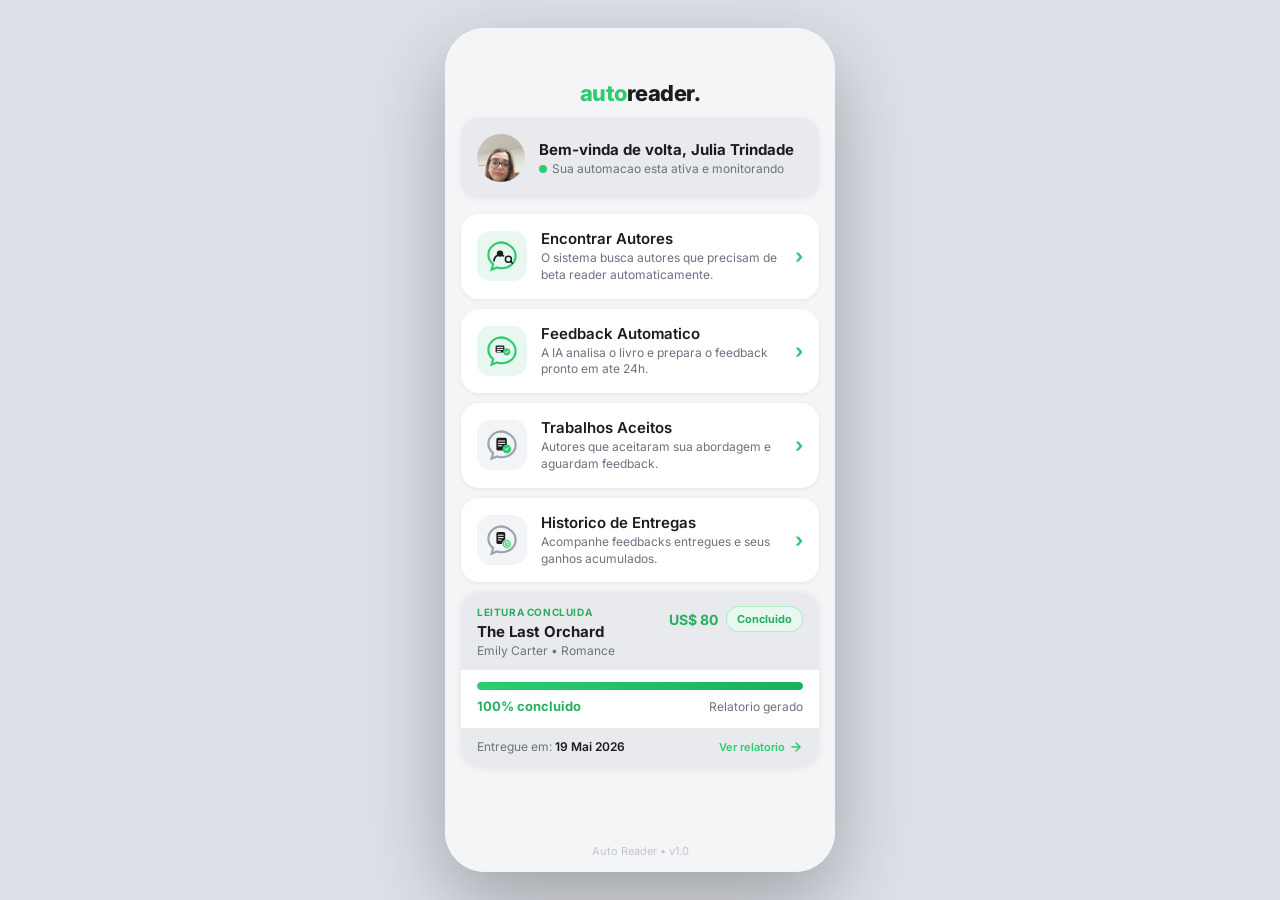
<file: auto_reader_flow2.html>
<!DOCTYPE html>
<html lang="pt-BR">
<head>
<meta charset="UTF-8">
<meta name="viewport" content="width=device-width,initial-scale=1.0">
<title>Auto Reader — Fluxo 2</title>
<link href="https://fonts.googleapis.com/css2?family=Inter:wght@400;500;600;700;800&display=swap" rel="stylesheet">
<style>
*{margin:0;padding:0;box-sizing:border-box}
:root{--g:#2ECC71;--gd:#27AE60;--gl:#E8F8F0;--dark:#1C1C1E;--gray:#6B7280;--border:#E5E7EB;--bg:#F4F5F7;--white:#fff}
body{font-family:'Inter',sans-serif;background:#dde0e7;display:flex;justify-content:center;align-items:center;min-height:100vh}
.phone{width:390px;height:844px;background:var(--bg);border-radius:40px;overflow:hidden;position:relative;box-shadow:0 30px 80px rgba(0,0,0,.28)}
.screen{position:absolute;inset:0;overflow-y:auto;display:none;flex-direction:column;background:var(--bg);animation:fadeIn .3s ease}
.screen.active{display:flex}
@keyframes fadeIn{from{opacity:0;transform:translateX(16px)}to{opacity:1;transform:translateX(0)}}

/* Header */
.header{padding:52px 20px 12px;display:flex;align-items:center;gap:12px;flex-shrink:0}
.header.center{justify-content:center}
.back{width:36px;height:36px;border-radius:50%;background:var(--white);border:none;cursor:pointer;font-size:18px;display:flex;align-items:center;justify-content:center;box-shadow:0 1px 4px rgba(0,0,0,.08);color:var(--dark)}
.logo{font-size:22px;font-weight:800;letter-spacing:-.5px}
.logo .g{color:var(--g)}
.logo .d{color:var(--dark)}

/* Welcome banner */
.welcome{margin:0 16px 16px;background:#E8EAED;border-radius:18px;padding:16px;display:flex;align-items:center;gap:14px;box-shadow:0 1px 6px rgba(0,0,0,.06);transition:all .22s ease;cursor:default}
.welcome:hover{box-shadow:0 8px 24px rgba(0,0,0,.13);transform:scale(1.02)}
.welcome-text h2{font-size:15px;font-weight:700;color:var(--dark)}
.welcome-text p{font-size:12px;color:var(--gray);margin-top:2px}
.status-dot{width:8px;height:8px;border-radius:50%;background:var(--g);display:inline-block;margin-right:5px}

/* Menu */
.menu-list{padding:0 16px;display:flex;flex-direction:column;gap:10px}
.menu-card{display:flex;align-items:center;gap:14px;padding:15px 16px;border-radius:18px;cursor:pointer;transition:all .22s ease;background:var(--white);box-shadow:0 1px 5px rgba(0,0,0,.06)}
.menu-card:hover{box-shadow:0 8px 24px rgba(46,204,113,.18);transform:scale(1.02)}
.menu-icon{width:50px;height:50px;border-radius:14px;display:flex;align-items:center;justify-content:center;flex-shrink:0}
.ic-green{background:var(--gl)}
.ic-gray{background:#F3F4F6}
.menu-text{flex:1}
.menu-text h3{font-size:15px;font-weight:600;color:var(--dark)}
.menu-text p{font-size:12px;color:var(--gray);margin-top:2px;line-height:1.4}
.arrow{color:var(--g);font-size:20px;font-weight:700;line-height:1}

/* Reading progress card — 100% */
.reading-card{margin:10px 16px 4px;background:var(--white);border-radius:20px;overflow:hidden;box-shadow:0 1px 8px rgba(0,0,0,.07);transition:all .22s ease;cursor:pointer}
.reading-card:hover{box-shadow:0 8px 28px rgba(46,204,113,.22);transform:scale(1.02)}
.reading-top{padding:14px 16px 12px;display:flex;align-items:flex-start;justify-content:space-between;gap:8px;background:#E8EAED}
.reading-label{font-size:10px;font-weight:700;color:var(--gd);text-transform:uppercase;letter-spacing:.6px;margin-bottom:4px}
.reading-title{font-size:15px;font-weight:700;color:var(--dark)}
.reading-author{font-size:12px;color:var(--gray);margin-top:2px}
.reading-badge-done{padding:5px 10px;border-radius:20px;background:var(--gl);color:var(--gd);font-size:11px;font-weight:700;white-space:nowrap;flex-shrink:0;border:1px solid rgba(46,204,113,.3)}
.reading-progress{padding:12px 16px 14px;background:var(--white)}
.rp-bar-wrap{background:#F3F4F6;border-radius:8px;height:8px;overflow:hidden;margin-bottom:8px}
.rp-bar-fill-done{height:100%;border-radius:8px;background:linear-gradient(90deg,var(--g),#1aaf5d);width:100%}
.rp-meta{display:flex;justify-content:space-between;align-items:center}
.rp-pct{font-size:13px;font-weight:700;color:var(--gd)}
.rp-step{font-size:12px;color:var(--gray)}
.reading-footer{padding:10px 16px 13px;border-top:1px solid var(--border);display:flex;align-items:center;justify-content:space-between;background:#E8EAED}
.rf-time{font-size:12px;color:var(--gray)}
.rf-time span{font-weight:600;color:var(--dark)}
.rf-pay{font-size:13px;font-weight:700;color:var(--gd)}
.rf-tap{font-size:11px;color:var(--g);font-weight:600;display:flex;align-items:center;gap:4px}

.footer{padding:14px;text-align:center;font-size:11px;color:#C1C5CD;flex-shrink:0;margin-top:auto}

/* ===== SCREEN S8: RELATORIO ===== */
.s8-header{padding:52px 20px 0;display:flex;align-items:center;gap:12px;flex-shrink:0}
.section-title{padding:14px 20px 4px}
.section-title h2{font-size:18px;font-weight:700;color:var(--dark)}
.section-title p{font-size:13px;color:var(--gray);margin-top:3px}

/* PDF principal */
.pdf-main-card{margin:14px 16px 0;background:var(--white);border-radius:20px;overflow:hidden;box-shadow:0 2px 14px rgba(46,204,113,.15);border:2px solid rgba(46,204,113,.25);transition:all .22s ease;cursor:pointer}
.pdf-main-card:hover{box-shadow:0 8px 28px rgba(46,204,113,.25);transform:scale(1.02)}
.pdf-main-top{padding:16px;display:flex;align-items:flex-start;gap:14px}
.pdf-icon-wrap{width:52px;height:52px;border-radius:14px;background:#FFF0F0;display:flex;align-items:center;justify-content:center;flex-shrink:0}
.pdf-info{flex:1}
.pdf-new-badge{display:inline-block;background:var(--g);color:#fff;font-size:10px;font-weight:700;padding:2px 8px;border-radius:20px;margin-bottom:6px;letter-spacing:.3px}
.pdf-filename{font-size:13px;font-weight:700;color:var(--dark);word-break:break-all;line-height:1.4}
.pdf-meta{font-size:11px;color:var(--gray);margin-top:4px}
.pdf-main-footer{padding:10px 16px 14px;border-top:1px solid var(--border);background:#FAFAFA;display:flex;align-items:center;justify-content:space-between}
.pdf-size{font-size:12px;color:var(--gray)}
.pdf-dl-btn{display:flex;align-items:center;gap:6px;padding:9px 18px;background:var(--g);color:#fff;border:none;border-radius:12px;font-size:13px;font-weight:700;cursor:pointer;transition:background .2s}
.pdf-dl-btn:hover{background:var(--gd)}

/* Divider */
.divider-label{padding:16px 20px 8px;font-size:11px;font-weight:700;color:var(--gray);text-transform:uppercase;letter-spacing:.6px;display:flex;align-items:center;gap:6px}
.divider-label::after{content:'';flex:1;height:1px;background:var(--border)}

/* Histórico list */
.history-list{padding:0 16px;display:flex;flex-direction:column;gap:10px;padding-bottom:20px}
.hist-card{background:var(--white);border-radius:16px;overflow:hidden;box-shadow:0 1px 6px rgba(0,0,0,.06);transition:all .22s ease;cursor:pointer}
.hist-card:hover{box-shadow:0 6px 20px rgba(0,0,0,.11);transform:scale(1.02)}
.hist-inner{padding:13px 14px;display:flex;align-items:center;gap:12px}
.hist-pdf-icon{width:42px;height:42px;border-radius:11px;background:#FFF0F0;display:flex;align-items:center;justify-content:center;flex-shrink:0}
.hist-info{flex:1}
.hist-book{font-size:13px;font-weight:700;color:var(--dark);white-space:nowrap;overflow:hidden;text-overflow:ellipsis;max-width:190px}
.hist-author{font-size:11px;color:var(--gray);margin-top:2px}
.hist-date{font-size:11px;color:var(--gray);margin-top:2px}
.hist-right{display:flex;flex-direction:column;align-items:flex-end;gap:4px;flex-shrink:0}
.hist-value{font-size:13px;font-weight:700;color:var(--gd)}
.hist-dl{width:32px;height:32px;border-radius:9px;background:var(--gl);display:flex;align-items:center;justify-content:center;border:none;cursor:pointer;transition:background .2s}
.hist-dl:hover{background:var(--g)}
.hist-dl:hover svg{stroke:#fff}

/* ===== SCREEN S9: ENVIAR ===== */
.msg-box-wrap{margin:16px;background:var(--white);border-radius:16px;padding:14px;box-shadow:0 1px 6px rgba(0,0,0,.06)}
.msg-label{font-size:11px;font-weight:700;color:var(--gray);text-transform:uppercase;letter-spacing:.5px;margin-bottom:8px}
.msg-textarea{width:100%;height:320px;border:1px solid var(--border);border-radius:12px;padding:12px;font-family:'Inter',sans-serif;font-size:13px;line-height:1.5;color:var(--dark);resize:none;background:#FAFAFA;outline:none}
.msg-textarea:focus{border-color:var(--g);background:var(--white)}
.send-btn{display:flex;align-items:center;justify-content:center;gap:8px;width:100%;padding:16px;border-radius:14px;border:none;background:var(--g);color:#fff;font-size:15px;font-weight:700;cursor:pointer;transition:all .2s;box-shadow:0 4px 12px rgba(46,204,113,.3)}
.send-btn:hover{background:var(--gd);transform:translateY(-1px);box-shadow:0 6px 16px rgba(46,204,113,.4)}
</style>
</head>
<body>
<div class="phone">

<!-- ===== S1: DASHBOARD ===== -->
<div class="screen active" id="s1">
  <div class="header center">
    <div class="logo"><span class="g">auto</span><span class="d">reader.</span></div>
  </div>

  <!-- Welcome banner -->
  <div class="welcome">
    <div style="width:48px;height:48px;border-radius:50%;overflow:hidden;flex-shrink:0">
      <img src="imgs/julia_trindade.png" alt="Julia Trindade" style="width:100%;height:100%;object-fit:cover;object-position:top">
    </div>
    <div class="welcome-text">
      <h2>Bem-vinda de volta, Julia Trindade</h2>
      <p><span class="status-dot"></span>Sua automacao esta ativa e monitorando</p>
    </div>
  </div>

  <div class="menu-list">
    <!-- Encontrar Autores -->
    <div class="menu-card">
      <div class="menu-icon ic-green">
        <svg width="32" height="32" viewBox="0 0 80 80" fill="none">
          <path d="M40 6C21.2 6 6 19.8 6 36.8c0 9.4 4.6 17.8 11.8 23.4L14 74l13.6-5.4C30.9 69.8 35.4 70.6 40 70.6 58.8 70.6 74 56.8 74 39.8 74 22.8 58.8 9 40 6z" stroke="#2ECC71" stroke-width="5.5" fill="none"/>
          <circle cx="35" cy="34" r="8" fill="#1C1C1E"/>
          <path d="M20 52c0-8.3 6.7-15 15-15 3.2 0 6.2 1 8.6 2.7" stroke="#1C1C1E" stroke-width="4.5" stroke-linecap="round" fill="none"/>
          <circle cx="56" cy="48" r="7.5" stroke="#1C1C1E" stroke-width="4" fill="none"/>
          <line x1="61.5" y1="53.5" x2="66" y2="58" stroke="#1C1C1E" stroke-width="4" stroke-linecap="round"/>
        </svg>
      </div>
      <div class="menu-text">
        <h3>Encontrar Autores</h3>
        <p>O sistema busca autores que precisam de beta reader automaticamente.</p>
      </div>
      <div class="arrow">›</div>
    </div>

    <!-- Feedback Automatico -->
    <div class="menu-card">
      <div class="menu-icon ic-green">
        <svg width="32" height="32" viewBox="0 0 80 80" fill="none">
          <path d="M40 6C21.2 6 6 19.8 6 36.8c0 9.4 4.6 17.8 11.8 23.4L14 74l13.6-5.4C30.9 69.8 35.4 70.6 40 70.6 58.8 70.6 74 56.8 74 39.8 74 22.8 58.8 9 40 6z" stroke="#2ECC71" stroke-width="5.5" fill="none"/>
          <rect x="24" y="26" width="22" height="18" rx="3" fill="#1C1C1E"/>
          <line x1="28" y1="31" x2="42" y2="31" stroke="#fff" stroke-width="2.5" stroke-linecap="round"/>
          <line x1="28" y1="36" x2="42" y2="36" stroke="#fff" stroke-width="2.5" stroke-linecap="round"/>
          <line x1="28" y1="41" x2="36" y2="41" stroke="#fff" stroke-width="2.5" stroke-linecap="round"/>
          <circle cx="52" cy="42" r="9" fill="#2ECC71"/>
          <path d="M48.5 42l2.5 2.5 4.5-4.5" stroke="#fff" stroke-width="2.5" stroke-linecap="round" stroke-linejoin="round" fill="none"/>
        </svg>
      </div>
      <div class="menu-text">
        <h3>Feedback Automatico</h3>
        <p>A IA analisa o livro e prepara o feedback pronto em ate 24h.</p>
      </div>
      <div class="arrow">›</div>
    </div>

    <!-- Trabalhos Aceitos -->
    <div class="menu-card">
      <div class="menu-icon ic-gray">
        <svg width="32" height="32" viewBox="0 0 80 80" fill="none">
          <path d="M40 6C21.2 6 6 19.8 6 36.8c0 9.4 4.6 17.8 11.8 23.4L14 74l13.6-5.4C30.9 69.8 35.4 70.6 40 70.6 58.8 70.6 74 56.8 74 39.8 74 22.8 58.8 9 40 6z" stroke="#9CA3AF" stroke-width="5.5" fill="none"/>
          <rect x="26" y="22" width="26" height="32" rx="4" fill="#1C1C1E"/>
          <line x1="31" y1="30" x2="47" y2="30" stroke="#fff" stroke-width="2.5" stroke-linecap="round"/>
          <line x1="31" y1="36" x2="47" y2="36" stroke="#fff" stroke-width="2.5" stroke-linecap="round"/>
          <line x1="31" y1="42" x2="40" y2="42" stroke="#fff" stroke-width="2.5" stroke-linecap="round"/>
          <circle cx="52" cy="50" r="11" fill="#2ECC71"/>
          <path d="M47.5 50l3 3 5.5-6" stroke="#fff" stroke-width="2.5" stroke-linecap="round" stroke-linejoin="round" fill="none"/>
        </svg>
      </div>
      <div class="menu-text">
        <h3>Trabalhos Aceitos</h3>
        <p>Autores que aceitaram sua abordagem e aguardam feedback.</p>
      </div>
      <div class="arrow">›</div>
    </div>

    <!-- Historico -->
    <div class="menu-card">
      <div class="menu-icon ic-gray">
        <svg width="32" height="32" viewBox="0 0 80 80" fill="none">
          <path d="M40 6C21.2 6 6 19.8 6 36.8c0 9.4 4.6 17.8 11.8 23.4L14 74l13.6-5.4C30.9 69.8 35.4 70.6 40 70.6 58.8 70.6 74 56.8 74 39.8 74 22.8 58.8 9 40 6z" stroke="#9CA3AF" stroke-width="5.5" fill="none"/>
          <rect x="26" y="20" width="22" height="30" rx="4" fill="#1C1C1E"/>
          <line x1="31" y1="28" x2="43" y2="28" stroke="#fff" stroke-width="2.5" stroke-linecap="round"/>
          <line x1="31" y1="34" x2="43" y2="34" stroke="#fff" stroke-width="2.5" stroke-linecap="round"/>
          <line x1="31" y1="40" x2="38" y2="40" stroke="#fff" stroke-width="2.5" stroke-linecap="round"/>
          <circle cx="52" cy="50" r="11" fill="#2ECC71" stroke="#F4F5F7" stroke-width="2"/>
          <circle cx="52" cy="50" r="6.5" stroke="#fff" stroke-width="2" fill="none"/>
          <line x1="52" y1="46" x2="52" y2="50.5" stroke="#fff" stroke-width="2" stroke-linecap="round"/>
          <line x1="52" y1="50.5" x2="55" y2="50.5" stroke="#fff" stroke-width="2" stroke-linecap="round"/>
        </svg>
      </div>
      <div class="menu-text">
        <h3>Historico de Entregas</h3>
        <p>Acompanhe feedbacks entregues e seus ganhos acumulados.</p>
      </div>
      <div class="arrow">›</div>
    </div>
  </div>

  <!-- Card leitura 100% CONCLUIDO — clicavel -->
  <div class="reading-card" onclick="go('s8')">
    <div class="reading-top">
      <div>
        <div class="reading-label">Leitura concluida</div>
        <div class="reading-title">The Last Orchard</div>
        <div class="reading-author">Emily Carter &bull; Romance</div>
      </div>
      <div style="display:flex; align-items:center; gap:8px; flex-shrink:0;">
        <span style="font-weight:700; color:var(--gd); font-size:14px;">US$ 80</span>
        <div class="reading-badge-done">Concluido</div>
      </div>
    </div>
    <div class="reading-progress">
      <div class="rp-bar-wrap"><div class="rp-bar-fill-done"></div></div>
      <div class="rp-meta">
        <span class="rp-pct">100% concluido</span>
        <span class="rp-step">Relatorio gerado</span>
      </div>
    </div>
    <div class="reading-footer">
      <div class="rf-time">Entregue em: <span>19 Mai 2026</span></div>
      <div class="rf-tap">
        Ver relatorio
        <svg width="14" height="14" viewBox="0 0 24 24" fill="none" stroke="#2ECC71" stroke-width="2.5" stroke-linecap="round"><path d="M5 12h14M12 5l7 7-7 7"/></svg>
      </div>
    </div>
  </div>

  <div class="footer">Auto Reader &bull; v1.0</div>
</div>


<!-- ===== S8: RELATORIO CONCLUIDO ===== -->
<div class="screen" id="s8">
  <div class="s8-header">
    <button class="back" onclick="go('s1')">‹</button>
    <div class="logo"><span class="g">auto</span><span class="d">reader.</span></div>
  </div>

  <div class="section-title">
    <h2>Relatorios Gerados</h2>
    <p>Feedbacks completos prontos para entrega</p>
  </div>

  <!-- PDF principal — mais recente -->
  <div class="pdf-main-card" onclick="go('s9')">
    <div class="pdf-main-top">
      <div class="pdf-icon-wrap">
        <!-- PDF icon SVG -->
        <svg width="28" height="28" viewBox="0 0 24 24" fill="none">
          <rect x="3" y="2" width="13" height="17" rx="2" fill="#E53E3E" opacity=".15"/>
          <rect x="3" y="2" width="13" height="17" rx="2" stroke="#E53E3E" stroke-width="1.5" fill="none"/>
          <path d="M11 2v5h5" stroke="#E53E3E" stroke-width="1.5" stroke-linecap="round" stroke-linejoin="round"/>
          <line x1="7" y1="10" x2="13" y2="10" stroke="#E53E3E" stroke-width="1.5" stroke-linecap="round"/>
          <line x1="7" y1="13" x2="11" y2="13" stroke="#E53E3E" stroke-width="1.5" stroke-linecap="round"/>
          <text x="5" y="23" font-family="Inter,Arial,sans-serif" font-size="5" font-weight="800" fill="#E53E3E">PDF</text>
        </svg>
      </div>
      <div class="pdf-info">
        <div class="pdf-new-badge">NOVO</div>
        <div class="pdf-filename">BetaReader_Report_TheLastOrchard<br>_E.Carter_19May2026.pdf</div>
        <div class="pdf-meta">The Last Orchard &bull; Emily Carter &bull; Romance</div>
      </div>
      <div style="font-weight: 700; color: var(--gd); font-size: 14px; flex-shrink: 0; padding-top: 4px;">US$ 80</div>
    </div>
    <div class="pdf-main-footer">
      <div>
        <div class="pdf-size">Gerado em: 19/05/2026 &bull; 284 KB</div>
      </div>
      <button class="pdf-dl-btn">
        <svg width="14" height="14" viewBox="0 0 24 24" fill="none" stroke="#fff" stroke-width="2.5" stroke-linecap="round"><path d="M21 15v4a2 2 0 0 1-2 2H5a2 2 0 0 1-2-2v-4"/><polyline points="7 10 12 15 17 10"/><line x1="12" y1="15" x2="12" y2="3"/></svg>
        Ver relatorio
      </button>
    </div>
  </div>

  <!-- Divisor historico -->
  <div class="divider-label">Historico de entregas</div>

  <!-- Lista historico -->
  <div class="history-list">

    <!-- 1 -->
    <div class="hist-card">
      <div class="hist-inner">
        <div class="hist-pdf-icon">
          <svg width="22" height="22" viewBox="0 0 24 24" fill="none"><rect x="3" y="2" width="13" height="17" rx="2" stroke="#E53E3E" stroke-width="1.5" fill="none"/><path d="M11 2v5h5" stroke="#E53E3E" stroke-width="1.5" stroke-linecap="round"/><line x1="7" y1="10" x2="13" y2="10" stroke="#E53E3E" stroke-width="1.3" stroke-linecap="round"/><line x1="7" y1="13" x2="11" y2="13" stroke="#E53E3E" stroke-width="1.3" stroke-linecap="round"/></svg>
        </div>
        <div class="hist-info">
          <div class="hist-book">BetaReader_KingdomOfAshes_J.Miller</div>
          <div class="hist-author">James Miller &bull; Fantasia</div>
          <div class="hist-date">12/05/2026 &bull; 311 KB</div>
        </div>
        <div class="hist-right">
          <div class="hist-value">US$ 120</div>
          <button class="hist-dl">
            <svg width="14" height="14" viewBox="0 0 24 24" fill="none" stroke="#27AE60" stroke-width="2.3" stroke-linecap="round"><path d="M21 15v4a2 2 0 0 1-2 2H5a2 2 0 0 1-2-2v-4"/><polyline points="7 10 12 15 17 10"/><line x1="12" y1="15" x2="12" y2="3"/></svg>
          </button>
        </div>
      </div>
    </div>

    <!-- 2 -->
    <div class="hist-card">
      <div class="hist-inner">
        <div class="hist-pdf-icon">
          <svg width="22" height="22" viewBox="0 0 24 24" fill="none"><rect x="3" y="2" width="13" height="17" rx="2" stroke="#E53E3E" stroke-width="1.5" fill="none"/><path d="M11 2v5h5" stroke="#E53E3E" stroke-width="1.5" stroke-linecap="round"/><line x1="7" y1="10" x2="13" y2="10" stroke="#E53E3E" stroke-width="1.3" stroke-linecap="round"/><line x1="7" y1="13" x2="11" y2="13" stroke="#E53E3E" stroke-width="1.3" stroke-linecap="round"/></svg>
        </div>
        <div class="hist-info">
          <div class="hist-book">BetaReader_LettersToNobody_S.Johnson</div>
          <div class="hist-author">Sarah Johnson &bull; Romance</div>
          <div class="hist-date">05/05/2026 &bull; 198 KB</div>
        </div>
        <div class="hist-right">
          <div class="hist-value">US$ 65</div>
          <button class="hist-dl">
            <svg width="14" height="14" viewBox="0 0 24 24" fill="none" stroke="#27AE60" stroke-width="2.3" stroke-linecap="round"><path d="M21 15v4a2 2 0 0 1-2 2H5a2 2 0 0 1-2-2v-4"/><polyline points="7 10 12 15 17 10"/><line x1="12" y1="15" x2="12" y2="3"/></svg>
          </button>
        </div>
      </div>
    </div>

    <!-- 3 -->
    <div class="hist-card">
      <div class="hist-inner">
        <div class="hist-pdf-icon">
          <svg width="22" height="22" viewBox="0 0 24 24" fill="none"><rect x="3" y="2" width="13" height="17" rx="2" stroke="#E53E3E" stroke-width="1.5" fill="none"/><path d="M11 2v5h5" stroke="#E53E3E" stroke-width="1.5" stroke-linecap="round"/><line x1="7" y1="10" x2="13" y2="10" stroke="#E53E3E" stroke-width="1.3" stroke-linecap="round"/><line x1="7" y1="13" x2="11" y2="13" stroke="#E53E3E" stroke-width="1.3" stroke-linecap="round"/></svg>
        </div>
        <div class="hist-info">
          <div class="hist-book">BetaReader_SilenceBetweenTides_M.Holloway</div>
          <div class="hist-author">Margaret Holloway &bull; Misterio</div>
          <div class="hist-date">27/04/2026 &bull; 342 KB</div>
        </div>
        <div class="hist-right">
          <div class="hist-value">US$ 95</div>
          <button class="hist-dl">
            <svg width="14" height="14" viewBox="0 0 24 24" fill="none" stroke="#27AE60" stroke-width="2.3" stroke-linecap="round"><path d="M21 15v4a2 2 0 0 1-2 2H5a2 2 0 0 1-2-2v-4"/><polyline points="7 10 12 15 17 10"/><line x1="12" y1="15" x2="12" y2="3"/></svg>
          </button>
        </div>
      </div>
    </div>

    <!-- 4 -->
    <div class="hist-card">
      <div class="hist-inner">
        <div class="hist-pdf-icon">
          <svg width="22" height="22" viewBox="0 0 24 24" fill="none"><rect x="3" y="2" width="13" height="17" rx="2" stroke="#E53E3E" stroke-width="1.5" fill="none"/><path d="M11 2v5h5" stroke="#E53E3E" stroke-width="1.5" stroke-linecap="round"/><line x1="7" y1="10" x2="13" y2="10" stroke="#E53E3E" stroke-width="1.3" stroke-linecap="round"/><line x1="7" y1="13" x2="11" y2="13" stroke="#E53E3E" stroke-width="1.3" stroke-linecap="round"/></svg>
        </div>
        <div class="hist-info">
          <div class="hist-book">BetaReader_FracturedGround_D.Hargrove</div>
          <div class="hist-author">Daniel Hargrove &bull; Thriller</div>
          <div class="hist-date">18/04/2026 &bull; 378 KB</div>
        </div>
        <div class="hist-right">
          <div class="hist-value">US$ 110</div>
          <button class="hist-dl">
            <svg width="14" height="14" viewBox="0 0 24 24" fill="none" stroke="#27AE60" stroke-width="2.3" stroke-linecap="round"><path d="M21 15v4a2 2 0 0 1-2 2H5a2 2 0 0 1-2-2v-4"/><polyline points="7 10 12 15 17 10"/><line x1="12" y1="15" x2="12" y2="3"/></svg>
          </button>
        </div>
      </div>
    </div>

    <!-- 5 -->
    <div class="hist-card">
      <div class="hist-inner">
        <div class="hist-pdf-icon">
          <svg width="22" height="22" viewBox="0 0 24 24" fill="none"><rect x="3" y="2" width="13" height="17" rx="2" stroke="#E53E3E" stroke-width="1.5" fill="none"/><path d="M11 2v5h5" stroke="#E53E3E" stroke-width="1.5" stroke-linecap="round"/><line x1="7" y1="10" x2="13" y2="10" stroke="#E53E3E" stroke-width="1.3" stroke-linecap="round"/><line x1="7" y1="13" x2="11" y2="13" stroke="#E53E3E" stroke-width="1.3" stroke-linecap="round"/></svg>
        </div>
        <div class="hist-info">
          <div class="hist-book">BetaReader_TheQuietStorm_R.Nakamura</div>
          <div class="hist-author">Rika Nakamura &bull; Young Adult</div>
          <div class="hist-date">09/04/2026 &bull; 229 KB</div>
        </div>
        <div class="hist-right">
          <div class="hist-value">US$ 75</div>
          <button class="hist-dl">
            <svg width="14" height="14" viewBox="0 0 24 24" fill="none" stroke="#27AE60" stroke-width="2.3" stroke-linecap="round"><path d="M21 15v4a2 2 0 0 1-2 2H5a2 2 0 0 1-2-2v-4"/><polyline points="7 10 12 15 17 10"/><line x1="12" y1="15" x2="12" y2="3"/></svg>
          </button>
        </div>
      </div>
    </div>

    <!-- 6 -->
    <div class="hist-card">
      <div class="hist-inner">
        <div class="hist-pdf-icon">
          <svg width="22" height="22" viewBox="0 0 24 24" fill="none"><rect x="3" y="2" width="13" height="17" rx="2" stroke="#E53E3E" stroke-width="1.5" fill="none"/><path d="M11 2v5h5" stroke="#E53E3E" stroke-width="1.5" stroke-linecap="round"/><line x1="7" y1="10" x2="13" y2="10" stroke="#E53E3E" stroke-width="1.3" stroke-linecap="round"/><line x1="7" y1="13" x2="11" y2="13" stroke="#E53E3E" stroke-width="1.3" stroke-linecap="round"/></svg>
        </div>
        <div class="hist-info">
          <div class="hist-book">BetaReader_WinterInParadise_C.Dubois</div>
          <div class="hist-author">Claire Dubois &bull; Romance</div>
          <div class="hist-date">01/04/2026 &bull; 261 KB</div>
        </div>
        <div class="hist-right">
          <div class="hist-value">US$ 80</div>
          <button class="hist-dl">
            <svg width="14" height="14" viewBox="0 0 24 24" fill="none" stroke="#27AE60" stroke-width="2.3" stroke-linecap="round"><path d="M21 15v4a2 2 0 0 1-2 2H5a2 2 0 0 1-2-2v-4"/><polyline points="7 10 12 15 17 10"/><line x1="12" y1="15" x2="12" y2="3"/></svg>
          </button>
        </div>
      </div>
    </div>

  </div>
</div>

<!-- ===== S9: ENVIAR RELATÓRIO ===== -->
<div class="screen" id="s9">
  <div class="s8-header">
    <button class="back" onclick="go('s8')">‹</button>
    <div class="logo"><span class="g">auto</span><span class="d">reader.</span></div>
  </div>

  <div class="section-title">
    <h2>Enviar Relatorio</h2>
    <p>Revise a mensagem e entregue o feedback</p>
  </div>

  <!-- Miniatura do PDF (apenas visualizacao compacta) -->
  <div class="pdf-main-card" style="margin: 10px 16px; box-shadow: 0 1px 6px rgba(0,0,0,.06); border: 1px solid var(--border); cursor: default;">
    <div class="pdf-main-top" style="padding: 12px;">
      <div class="pdf-icon-wrap" style="width: 44px; height: 44px;">
        <svg width="24" height="24" viewBox="0 0 24 24" fill="none"><rect x="3" y="2" width="13" height="17" rx="2" stroke="#E53E3E" stroke-width="1.5" fill="none"/><path d="M11 2v5h5" stroke="#E53E3E" stroke-width="1.5" stroke-linecap="round"/><line x1="7" y1="10" x2="13" y2="10" stroke="#E53E3E" stroke-width="1.5" stroke-linecap="round"/><line x1="7" y1="13" x2="11" y2="13" stroke="#E53E3E" stroke-width="1.5" stroke-linecap="round"/></svg>
      </div>
      <div class="pdf-info">
        <div class="pdf-filename" style="font-size: 12px;">BetaReader_Report_TheLastOrchard_E.Carter.pdf</div>
        <div class="pdf-meta" style="margin-top: 2px;">The Last Orchard &bull; Emily Carter</div>
      </div>
    </div>
  </div>

  <!-- Campo de Mensagem -->
  <div class="msg-box-wrap">
    <div class="msg-label">Mensagem para Emily</div>
    <textarea class="msg-textarea" readonly>Hi Emily,

I hope you’re doing well.

I’m happy to let you know that I’ve completed your beta reading report for your manuscript. I really enjoyed reading your work, and I appreciate the opportunity to be part of this stage of your writing process.

The report is attached to this message, and inside you’ll find my detailed feedback on the main points of the story, including the overall reading experience, plot flow, pacing, characters, clarity, emotional impact, and any areas that may benefit from improvement or further development.

I tried to make the feedback as clear, constructive, and useful as possible, so you can use it as a guide while reviewing and polishing your manuscript.

Thank you again for trusting me with your work. If you have any questions about the report or would like me to clarify any specific point, feel free to send me a message.

Best regards,
Julia Trindade</textarea>
  </div>

  <div style="padding: 0 16px 20px;">
    <button class="send-btn" onclick="sendReport()">
      <svg width="18" height="18" viewBox="0 0 24 24" fill="none" stroke="currentColor" stroke-width="2.5" stroke-linecap="round" stroke-linejoin="round"><line x1="22" y1="2" x2="11" y2="13"/><polygon points="22 2 15 22 11 13 2 9 22 2"/></svg>
      Enviar Relatorio
    </button>
  </div>
</div>

<!-- ===== S10: COMPROVANTE ===== -->
<div class="screen" id="s10" style="justify-content: center; align-items: center; padding: 20px; text-align: center;">
  <div style="width: 80px; height: 80px; border-radius: 50%; background: var(--gl); display: flex; align-items: center; justify-content: center; margin-bottom: 24px;">
    <svg width="40" height="40" viewBox="0 0 24 24" fill="none" stroke="var(--g)" stroke-width="3" stroke-linecap="round" stroke-linejoin="round"><polyline points="20 6 9 17 4 12"/></svg>
  </div>
  <h2 style="font-size: 22px; font-weight: 800; color: var(--dark); margin-bottom: 12px;">Relatorio Enviado!</h2>
  <p style="font-size: 15px; color: var(--gray); line-height: 1.5; margin-bottom: 32px;">Voce finalizou a analise.<br>Sua comissao de <strong style="color: var(--gd);">US$ 80</strong> fica disponivel em ate 3 dias com a aprovacao do contratante.</p>
  
  <button class="send-btn" onclick="go('s1')" style="width: 100%;">
    Voltar ao Inicio
  </button>
</div>

</div>

<script>
function go(id){
  document.querySelectorAll('.screen').forEach(s=>s.classList.remove('active'));
  const el=document.getElementById(id);
  el.classList.add('active');
  el.scrollTop=0;
}

function sendReport(){
  const btn = document.querySelector('.send-btn');
  btn.innerHTML = 'Enviando...';
  btn.style.opacity = '0.8';
  
  setTimeout(() => {
    btn.innerHTML = '<svg width="18" height="18" viewBox="0 0 24 24" fill="none" stroke="currentColor" stroke-width="2.5" stroke-linecap="round" stroke-linejoin="round"><polyline points="20 6 9 17 4 12"/></svg> Relatorio Enviado!';
    btn.style.background = 'var(--gd)';
    btn.style.opacity = '1';
    
    // Retorna para tela de comprovante após 1.5s
    setTimeout(() => {
      go('s10');
      btn.innerHTML = '<svg width="18" height="18" viewBox="0 0 24 24" fill="none" stroke="currentColor" stroke-width="2.5" stroke-linecap="round" stroke-linejoin="round"><line x1="22" y1="2" x2="11" y2="13"/><polygon points="22 2 15 22 11 13 2 9 22 2"/></svg> Enviar Relatorio';
      btn.style.background = 'var(--g)';
    }, 1500);
  }, 1000);
}
</script>
</body>
</html>
</file>
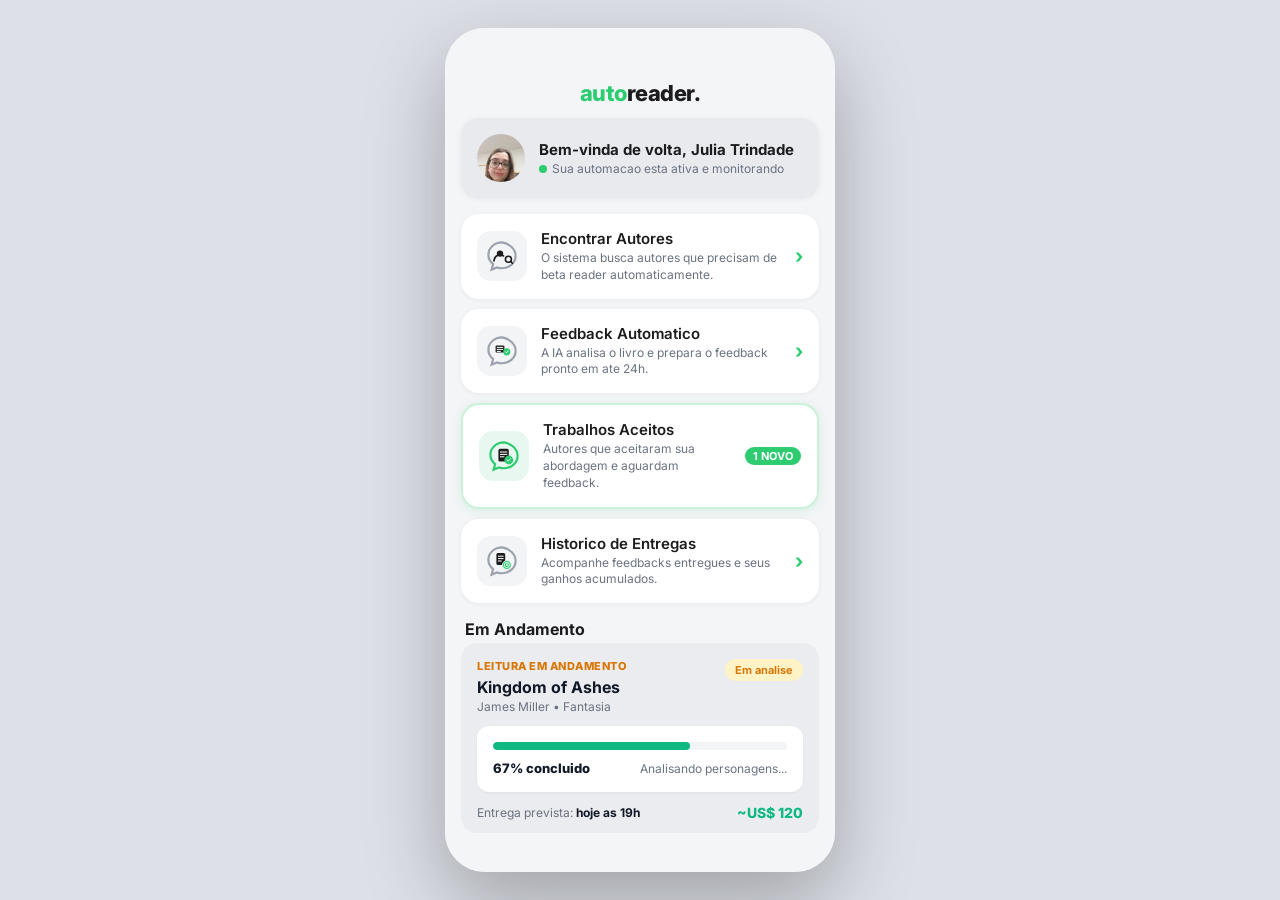
<file: auto_reader_flow3.html>
<!DOCTYPE html>
<html lang="pt-BR">
<head>
<meta charset="UTF-8">
<meta name="viewport" content="width=device-width,initial-scale=1.0">
<title>Auto Reader — Fluxo 3</title>
<link href="https://fonts.googleapis.com/css2?family=Inter:wght@400;500;600;700;800&display=swap" rel="stylesheet">
<style>
*{margin:0;padding:0;box-sizing:border-box}
:root{--g:#2ECC71;--gd:#27AE60;--gl:#E8F8F0;--dark:#1C1C1E;--gray:#6B7280;--border:#E5E7EB;--bg:#F4F5F7;--white:#fff}
body{font-family:'Inter',sans-serif;background:#dde0e7;display:flex;justify-content:center;align-items:center;min-height:100vh}
.phone{width:390px;height:844px;background:var(--bg);border-radius:40px;overflow:hidden;position:relative;box-shadow:0 30px 80px rgba(0,0,0,.28)}
.screen{position:absolute;inset:0;overflow-y:auto;display:none;flex-direction:column;background:var(--bg);animation:fadeIn .3s ease}
.screen.active{display:flex}
@keyframes fadeIn{from{opacity:0;transform:translateX(16px)}to{opacity:1;transform:translateX(0)}}

/* Header */
.header{padding:52px 20px 12px;display:flex;align-items:center;gap:12px;flex-shrink:0}
.header.center{justify-content:center}
.back{width:36px;height:36px;border-radius:50%;background:var(--white);border:none;cursor:pointer;font-size:18px;display:flex;align-items:center;justify-content:center;box-shadow:0 1px 4px rgba(0,0,0,.08);color:var(--dark)}
.logo{font-size:22px;font-weight:800;letter-spacing:-.5px}
.logo .g{color:var(--g)}
.logo .d{color:var(--dark)}

/* Welcome banner */
.welcome{margin:0 16px 16px;background:#E8EAED;border-radius:18px;padding:16px;display:flex;align-items:center;gap:14px;box-shadow:0 1px 6px rgba(0,0,0,.06);transition:all .22s ease;cursor:default}
.welcome-text h2{font-size:15px;font-weight:700;color:var(--dark)}
.welcome-text p{font-size:12px;color:var(--gray);margin-top:2px}
.status-dot{width:8px;height:8px;border-radius:50%;background:var(--g);display:inline-block;margin-right:5px}

/* Menu */
.menu-list{padding:0 16px;display:flex;flex-direction:column;gap:10px}
.menu-card{display:flex;align-items:center;gap:14px;padding:15px 16px;border-radius:18px;cursor:pointer;transition:all .22s ease;background:var(--white);box-shadow:0 1px 5px rgba(0,0,0,.06)}
.menu-card:hover{box-shadow:0 8px 24px rgba(46,204,113,.18);transform:scale(1.02)}
.menu-icon{width:50px;height:50px;border-radius:14px;display:flex;align-items:center;justify-content:center;flex-shrink:0}
.ic-green{background:var(--gl)}
.ic-gray{background:#F3F4F6}
.menu-text{flex:1}
.menu-text h3{font-size:15px;font-weight:600;color:var(--dark)}
.menu-text p{font-size:12px;color:var(--gray);margin-top:2px;line-height:1.4}
.arrow{color:var(--g);font-size:20px;font-weight:700;line-height:1}
.badge-alert{background:var(--g);color:#fff;font-size:11px;font-weight:700;padding:2px 8px;border-radius:10px;margin-left:auto}

/* Section titles */
.stitle-block{padding:10px 20px 4px}
.stitle{font-size:18px;font-weight:700;color:var(--dark)}
.ssub{padding:0 20px 16px;font-size:13px;color:var(--gray)}

/* Client Request Card */
.request-card{margin:0 16px 16px;background:var(--white);border-radius:20px;padding:16px;box-shadow:0 2px 14px rgba(46,204,113,.15);border:2px solid rgba(46,204,113,.25)}
.client-head{display:flex;align-items:center;gap:12px;margin-bottom:14px;padding-bottom:14px;border-bottom:1px solid var(--border)}
.client-avatar{width:48px;height:48px;border-radius:50%;object-fit:cover;border:2px solid var(--g)}
.client-info{flex:1}
.client-name{font-size:15px;font-weight:700;color:var(--dark);display:flex;align-items:center;gap:4px}
.verified{width:14px;height:14px}
.client-book{font-size:12px;color:var(--gray);margin-top:2px}

.msg-label{font-size:11px;font-weight:700;color:var(--gray);text-transform:uppercase;letter-spacing:.5px;margin-bottom:8px}
.msg-box{background:#FAFAFA;border:1px solid var(--border);border-radius:12px;padding:14px;font-size:13px;line-height:1.5;color:var(--dark);font-style:italic}

.project-details{display:flex;gap:10px;margin-top:14px}
.detail-tag{background:var(--gl);color:var(--gd);padding:6px 10px;border-radius:8px;font-size:12px;font-weight:600}

/* Button */
.main-btn{display:flex;align-items:center;justify-content:center;gap:8px;width:calc(100% - 32px);margin:auto 16px 24px;padding:16px;border-radius:14px;border:none;background:var(--g);color:#fff;font-size:15px;font-weight:700;cursor:pointer;transition:all .2s;box-shadow:0 4px 12px rgba(46,204,113,.3)}
.main-btn:hover{background:var(--gd);transform:translateY(-1px);box-shadow:0 6px 16px rgba(46,204,113,.4)}

/* S3: Painel do Projeto */
.panel-card{margin:0 16px 16px;background:var(--white);border-radius:20px;padding:20px;box-shadow:0 1px 8px rgba(0,0,0,.06)}
.panel-top{text-align:center;margin-bottom:24px}
.book-icon{width:64px;height:64px;border-radius:16px;background:var(--gl);color:var(--g);display:flex;align-items:center;justify-content:center;margin:0 auto 12px}
.panel-title{font-size:18px;font-weight:700;color:var(--dark);margin-bottom:4px}
.panel-author{font-size:13px;color:var(--gray)}

.status-box{background:#FFFBEB;border:1px solid #FDE68A;border-radius:12px;padding:12px 16px;display:flex;align-items:center;gap:12px;margin-bottom:20px}
.status-ic{color:#D97706}
.status-text{font-size:13px;font-weight:600;color:#92400E}

.info-grid{display:grid;grid-template-columns:1fr 1fr;gap:12px;margin-bottom:24px}
.info-item{background:#F3F4F6;padding:12px;border-radius:12px}
.info-label{font-size:11px;color:var(--gray);text-transform:uppercase;font-weight:700;margin-bottom:4px}
.info-val{font-size:14px;font-weight:700;color:var(--dark)}
.info-val.highlight{color:var(--gd)}

/* Card Leitura V2 (Anexo 1) */
.card-leitura{background:#EAECEF;border-radius:16px;padding:16px 16px 12px;margin:0 16px 16px;cursor:pointer}
.cl-header{display:flex;justify-content:space-between;align-items:flex-start;margin-bottom:12px}
.cl-label{color:#10B981;font-size:11px;font-weight:800;text-transform:uppercase;letter-spacing:0.5px;margin-bottom:4px}
.cl-label.amber{color:#D97706}
.cl-badge{background:#FEF3C7;color:#D97706;padding:4px 10px;border-radius:20px;font-size:11px;font-weight:700}
.cl-title{font-size:16px;font-weight:700;color:#111827}
.cl-subtitle{font-size:12px;color:#6B7280;margin-top:2px}
.cl-middle{background:#FFFFFF;border-radius:12px;padding:16px;margin-bottom:12px;box-shadow:0 1px 3px rgba(0,0,0,0.05)}
.cl-bar-bg{background:#F3F4F6;height:8px;border-radius:4px;overflow:hidden;margin-bottom:10px}
.cl-bar-fill{background:#10B981;height:100%;border-radius:4px;transition:width 1s ease-out}
.cl-meta{display:flex;justify-content:space-between;align-items:center;font-size:13px}
.cl-pct{font-weight:800;color:#111827}
.cl-step{color:#6B7280;font-size:12px}
.cl-footer{display:flex;justify-content:space-between;align-items:center;font-size:12px}
.cl-time{color:#6B7280}
.cl-time strong{color:#111827;font-weight:700}
.cl-price{color:#10B981;font-weight:800;font-size:14px}

/* Proposal Card V2 (S-LIST) */
.prop-card{background:var(--white);border-radius:18px;padding:16px;margin:0 16px 16px;box-shadow:0 2px 8px rgba(0,0,0,.04);cursor:pointer;border:1px solid var(--border)}
.prop-head{display:flex;justify-content:space-between;align-items:flex-start;margin-bottom:12px}
.prop-author-info{display:flex;gap:12px;align-items:center}
.prop-avatar{width:42px;height:42px;border-radius:50%;object-fit:cover;border:1px solid #E5E7EB}
.prop-name{font-size:15px;font-weight:700;color:var(--dark);display:flex;align-items:center;gap:4px;margin-bottom:2px}
.prop-book{font-size:12px;color:var(--gray)}
.fiverr-logo{font-family:Inter,sans-serif;font-weight:800;font-size:13px;color:#1DBF73;display:flex;align-items:center;gap:3px;padding-top:4px}
.fiverr-dot{width:5px;height:5px;background:#1DBF73;border-radius:50%}
.prop-msg{background:#F9FAFB;border:1px solid var(--border);border-radius:12px;padding:12px;font-size:13px;color:#4B5563;font-style:italic;margin-bottom:12px;line-height:1.5}
.prop-tags{display:flex;gap:8px}
.prop-tag{background:var(--gl);color:var(--gd);padding:5px 10px;border-radius:8px;font-size:11px;font-weight:700}

/* Request Card V2 (Anexo 2) */
.req-card-v2{background:var(--white);border:2px solid #A7F3D0;border-radius:18px;padding:18px;margin:0 16px 16px}
.req-author-row{display:flex;align-items:center;gap:12px;margin-bottom:16px;padding-bottom:16px;border-bottom:1px solid #F3F4F6}
.req-label{font-size:11px;font-weight:800;color:#6B7280;text-transform:uppercase;letter-spacing:0.5px;margin-bottom:10px}
</style>
</head>
<body>
<div class="phone">

<!-- ===== S1: DASHBOARD ===== -->
<div class="screen active" id="s1">
  <div class="header center">
    <div class="logo"><span class="g">auto</span><span class="d">reader.</span></div>
  </div>

  <div class="welcome">
    <div style="width:48px;height:48px;border-radius:50%;overflow:hidden;flex-shrink:0">
      <img src="imgs/julia_trindade.png" alt="Julia Trindade" style="width:100%;height:100%;object-fit:cover;object-position:top">
    </div>
    <div class="welcome-text">
      <h2>Bem-vinda de volta, Julia Trindade</h2>
      <p><span class="status-dot"></span>Sua automacao esta ativa e monitorando</p>
    </div>
  </div>

  <div class="menu-list">
    <div class="menu-card">
      <div class="menu-icon ic-gray">
        <svg width="32" height="32" viewBox="0 0 80 80" fill="none"><path d="M40 6C21.2 6 6 19.8 6 36.8c0 9.4 4.6 17.8 11.8 23.4L14 74l13.6-5.4C30.9 69.8 35.4 70.6 40 70.6 58.8 70.6 74 56.8 74 39.8 74 22.8 58.8 9 40 6z" stroke="#9CA3AF" stroke-width="5.5" fill="none"/><circle cx="35" cy="34" r="8" fill="#1C1C1E"/><path d="M20 52c0-8.3 6.7-15 15-15 3.2 0 6.2 1 8.6 2.7" stroke="#1C1C1E" stroke-width="4.5" stroke-linecap="round" fill="none"/><circle cx="56" cy="48" r="7.5" stroke="#1C1C1E" stroke-width="4" fill="none"/><line x1="61.5" y1="53.5" x2="66" y2="58" stroke="#1C1C1E" stroke-width="4" stroke-linecap="round"/></svg>
      </div>
      <div class="menu-text">
        <h3>Encontrar Autores</h3>
        <p>O sistema busca autores que precisam de beta reader automaticamente.</p>
      </div>
      <div class="arrow">›</div>
    </div>

    <div class="menu-card">
      <div class="menu-icon ic-gray">
        <svg width="32" height="32" viewBox="0 0 80 80" fill="none"><path d="M40 6C21.2 6 6 19.8 6 36.8c0 9.4 4.6 17.8 11.8 23.4L14 74l13.6-5.4C30.9 69.8 35.4 70.6 40 70.6 58.8 70.6 74 56.8 74 39.8 74 22.8 58.8 9 40 6z" stroke="#9CA3AF" stroke-width="5.5" fill="none"/><rect x="24" y="26" width="22" height="18" rx="3" fill="#1C1C1E"/><line x1="28" y1="31" x2="42" y2="31" stroke="#fff" stroke-width="2.5" stroke-linecap="round"/><line x1="28" y1="36" x2="42" y2="36" stroke="#fff" stroke-width="2.5" stroke-linecap="round"/><line x1="28" y1="41" x2="36" y2="41" stroke="#fff" stroke-width="2.5" stroke-linecap="round"/><circle cx="52" cy="42" r="9" fill="#2ECC71"/><path d="M48.5 42l2.5 2.5 4.5-4.5" stroke="#fff" stroke-width="2.5" stroke-linecap="round" stroke-linejoin="round" fill="none"/></svg>
      </div>
      <div class="menu-text">
        <h3>Feedback Automatico</h3>
        <p>A IA analisa o livro e prepara o feedback pronto em ate 24h.</p>
      </div>
      <div class="arrow">›</div>
    </div>

    <!-- Trabalhos Aceitos - CLICÁVEL -->
    <div class="menu-card" onclick="go('s-list')" style="box-shadow:0 2px 12px rgba(46,204,113,.15); border:2px solid rgba(46,204,113,.25);">
      <div class="menu-icon ic-green">
        <svg width="32" height="32" viewBox="0 0 80 80" fill="none"><path d="M40 6C21.2 6 6 19.8 6 36.8c0 9.4 4.6 17.8 11.8 23.4L14 74l13.6-5.4C30.9 69.8 35.4 70.6 40 70.6 58.8 70.6 74 56.8 74 39.8 74 22.8 58.8 9 40 6z" stroke="#2ECC71" stroke-width="5.5" fill="none"/><rect x="26" y="22" width="26" height="32" rx="4" fill="#1C1C1E"/><line x1="31" y1="30" x2="47" y2="30" stroke="#fff" stroke-width="2.5" stroke-linecap="round"/><line x1="31" y1="36" x2="47" y2="36" stroke="#fff" stroke-width="2.5" stroke-linecap="round"/><line x1="31" y1="42" x2="40" y2="42" stroke="#fff" stroke-width="2.5" stroke-linecap="round"/><circle cx="52" cy="50" r="11" fill="#2ECC71"/><path d="M47.5 50l3 3 5.5-6" stroke="#fff" stroke-width="2.5" stroke-linecap="round" stroke-linejoin="round" fill="none"/></svg>
      </div>
      <div class="menu-text">
        <h3>Trabalhos Aceitos</h3>
        <p>Autores que aceitaram sua abordagem e aguardam feedback.</p>
      </div>
      <div class="badge-alert">1 NOVO</div>
    </div>

    <div class="menu-card">
      <div class="menu-icon ic-gray">
        <svg width="32" height="32" viewBox="0 0 80 80" fill="none"><path d="M40 6C21.2 6 6 19.8 6 36.8c0 9.4 4.6 17.8 11.8 23.4L14 74l13.6-5.4C30.9 69.8 35.4 70.6 40 70.6 58.8 70.6 74 56.8 74 39.8 74 22.8 58.8 9 40 6z" stroke="#9CA3AF" stroke-width="5.5" fill="none"/><rect x="26" y="20" width="22" height="30" rx="4" fill="#1C1C1E"/><line x1="31" y1="28" x2="43" y2="28" stroke="#fff" stroke-width="2.5" stroke-linecap="round"/><line x1="31" y1="34" x2="43" y2="34" stroke="#fff" stroke-width="2.5" stroke-linecap="round"/><line x1="31" y1="40" x2="38" y2="40" stroke="#fff" stroke-width="2.5" stroke-linecap="round"/><circle cx="52" cy="50" r="11" fill="#2ECC71" stroke="#F4F5F7" stroke-width="2"/><circle cx="52" cy="50" r="6.5" stroke="#fff" stroke-width="2" fill="none"/><line x1="52" y1="46" x2="52" y2="50.5" stroke="#fff" stroke-width="2" stroke-linecap="round"/><line x1="52" y1="50.5" x2="55" y2="50.5" stroke="#fff" stroke-width="2" stroke-linecap="round"/></svg>
      </div>
      <div class="menu-text">
        <h3>Historico de Entregas</h3>
        <p>Acompanhe feedbacks entregues e seus ganhos acumulados.</p>
      </div>
      <div class="arrow">›</div>
    </div>
  </div>

  <div class="stitle-block" style="padding-top:16px"><div class="stitle" style="font-size:16px">Em Andamento</div></div>

  <!-- Card 2: NOVO (0%) - Hidden by default -->
  <div class="card-leitura" id="new-card" style="display:none;" onclick="go('s3')">
    <div class="cl-header">
      <div>
        <div class="cl-label">Iniciando IA</div>
        <div class="cl-title">The Last Orchard</div>
        <div class="cl-subtitle">Emily Carter &bull; Romance</div>
      </div>
      <div class="cl-badge" style="background:#D1FAE5;color:#065F46">Processando</div>
    </div>
    <div class="cl-middle">
      <div class="cl-bar-bg">
        <div class="cl-bar-fill" style="width:0%"></div>
      </div>
      <div class="cl-meta">
        <span class="cl-pct" id="new-card-pct">0% concluido</span>
        <span class="cl-step" id="new-card-step">Preparando modulos...</span>
      </div>
    </div>
    <div class="cl-footer">
      <div class="cl-time">Entrega prevista: <strong>em 24h</strong></div>
      <div class="cl-price">~US$ 80</div>
    </div>
  </div>

  <!-- Card 1: Existente (67%) -->
  <div class="card-leitura">
    <div class="cl-header">
      <div>
        <div class="cl-label amber">Leitura em andamento</div>
        <div class="cl-title">Kingdom of Ashes</div>
        <div class="cl-subtitle">James Miller &bull; Fantasia</div>
      </div>
      <div class="cl-badge">Em analise</div>
    </div>
    <div class="cl-middle">
      <div class="cl-bar-bg">
        <div class="cl-bar-fill" style="width:67%"></div>
      </div>
      <div class="cl-meta">
        <span class="cl-pct">67% concluido</span>
        <span class="cl-step">Analisando personagens...</span>
      </div>
    </div>
    <div class="cl-footer">
      <div class="cl-time">Entrega prevista: <strong>hoje as 19h</strong></div>
      <div class="cl-price">~US$ 120</div>
    </div>
  </div>

</div>

<!-- ===== S-LIST: TRABALHOS ACEITOS ===== -->
<div class="screen" id="s-list">
  <div class="header">
    <button class="back" onclick="go('s1')">‹</button>
    <div class="logo"><span class="g">auto</span><span class="d">reader.</span></div>
  </div>
  <div class="stitle-block"><div class="stitle">Trabalhos Aceitos</div></div>
  <div class="ssub">Propostas aceitas aguardando sua inicializacao.</div>

  <!-- Emily Carter -->
  <div class="prop-card" onclick="go('s2')" style="border-color:#A7F3D0; box-shadow:0 4px 12px rgba(16,185,129,0.1)">
    <div class="prop-head">
      <div class="prop-author-info">
        <img src="imgs/author_emily.jpg" class="prop-avatar">
        <div>
          <div class="prop-name">Emily Carter <svg viewBox="0 0 16 16" fill="none" style="width:14px;height:14px"><circle cx="8" cy="8" r="8" fill="#2ECC71"/><path d="M5 8l2 2 4-4" stroke="#fff" stroke-width="1.8" stroke-linecap="round" stroke-linejoin="round"/></svg></div>
          <div class="prop-book">The Last Orchard &bull; Romance</div>
        </div>
      </div>
      <div class="fiverr-logo">fiverr<div class="fiverr-dot"></div></div>
    </div>
    <div class="prop-msg">
      "Hi Julia! I loved your proposal and your profile. I am looking for thorough feedback on my romance novel..."
    </div>
    <div class="prop-tags">
      <div class="prop-tag">~82.000 palavras</div>
      <div class="prop-tag" style="background:#ECFDF5;color:#059669">US$ 80</div>
    </div>
  </div>

  <!-- Sarah Johnson -->
  <div class="prop-card" onclick="go('s2')">
    <div class="prop-head">
      <div class="prop-author-info">
        <img src="imgs/author_sarah.jpg" class="prop-avatar">
        <div>
          <div class="prop-name">Sarah Johnson <svg viewBox="0 0 16 16" fill="none" style="width:14px;height:14px"><circle cx="8" cy="8" r="8" fill="#2ECC71"/><path d="M5 8l2 2 4-4" stroke="#fff" stroke-width="1.8" stroke-linecap="round" stroke-linejoin="round"/></svg></div>
          <div class="prop-book">Letters to Nobody &bull; Romance</div>
        </div>
      </div>
      <div class="fiverr-logo">fiverr<div class="fiverr-dot"></div></div>
    </div>
    <div class="prop-msg">
      "Hello! I'm looking for a beta reader for my literary romance, a story told through unsent letters..."
    </div>
    <div class="prop-tags">
      <div class="prop-tag" style="background:#F3F4F6;color:#4B5563">~58.000 palavras</div>
      <div class="prop-tag" style="background:#F3F4F6;color:#4B5563">US$ 65</div>
    </div>
  </div>

  <!-- Daniel Hargrove -->
  <div class="prop-card" onclick="go('s2')">
    <div class="prop-head">
      <div class="prop-author-info">
        <img src="imgs/author_daniel.jpg" class="prop-avatar">
        <div>
          <div class="prop-name">Daniel Hargrove <svg viewBox="0 0 16 16" fill="none" style="width:14px;height:14px"><circle cx="8" cy="8" r="8" fill="#2ECC71"/><path d="M5 8l2 2 4-4" stroke="#fff" stroke-width="1.8" stroke-linecap="round" stroke-linejoin="round"/></svg></div>
          <div class="prop-book">Fractured Ground &bull; Thriller</div>
        </div>
      </div>
      <div class="fiverr-logo">fiverr<div class="fiverr-dot"></div></div>
    </div>
    <div class="prop-msg">
      "Hi there! I need a critical eye on my latest thriller. Mostly concerned about the pacing in the final act..."
    </div>
    <div class="prop-tags">
      <div class="prop-tag" style="background:#F3F4F6;color:#4B5563">~92.000 palavras</div>
      <div class="prop-tag" style="background:#F3F4F6;color:#4B5563">US$ 110</div>
    </div>
  </div>
</div>

<!-- ===== S2: PROPOSTA ACEITA ===== -->
<div class="screen" id="s2">
  <div class="header">
    <button class="back" onclick="go('s-list')">‹</button>
    <div class="logo"><span class="g">auto</span><span class="d">reader.</span></div>
  </div>

  <div class="stitle-block">
    <div class="stitle">Proposta Aceita</div>
  </div>
  <div class="ssub">O autor aceitou sua abordagem e enviou o manuscrito.</div>

  <div class="req-card-v2">
    <div class="req-author-row">
      <img src="imgs/author_emily.jpg" alt="Emily Carter" class="prop-avatar" style="width:48px;height:48px;border:2px solid #10B981">
      <div>
        <div class="prop-name" style="font-size:16px">
          Emily Carter
          <svg class="verified" viewBox="0 0 16 16" fill="none"><circle cx="8" cy="8" r="8" fill="#10B981"/><path d="M5 8l2 2 4-4" stroke="#fff" stroke-width="1.8" stroke-linecap="round" stroke-linejoin="round"/></svg>
        </div>
        <div class="prop-book">The Last Orchard &bull; Romance</div>
      </div>
    </div>

    <div class="req-label">Mensagem do Autor</div>
    <div class="prop-msg" style="margin-bottom:16px">
      "Hi Julia! I loved your proposal and your profile. I am looking for thorough feedback on my romance novel, 'The Last Orchard'. 
      <br><br>
      I specifically need you to check the pacing in the middle chapters (around chapter 12-15) and tell me if the emotional connection between the main characters feels genuine. 
      <br><br>
      Please let me know if you can start right away!"
    </div>

    <div class="prop-tags">
      <div class="prop-tag">~82.000 palavras</div>
      <div class="prop-tag" style="background:#ECFDF5;color:#059669">Comissao: US$ 80</div>
    </div>
  </div>

  <button class="main-btn" onclick="go('s3')">
    Aceitar Projeto
    <svg width="18" height="18" viewBox="0 0 24 24" fill="none" stroke="currentColor" stroke-width="2.5" stroke-linecap="round" stroke-linejoin="round"><line x1="5" y1="12" x2="19" y2="12"/><polyline points="12 5 19 12 12 19"/></svg>
  </button>
</div>

<!-- ===== S3: INICIAR RELATÓRIO ===== -->
<div class="screen" id="s3">
  <div class="header">
    <button class="back" onclick="go('s2')">‹</button>
    <div class="logo"><span class="g">auto</span><span class="d">reader.</span></div>
  </div>

  <div class="stitle-block">
    <div class="stitle">Painel do Projeto</div>
  </div>
  <div class="ssub">Gerencie a leitura e o relatorio automatico.</div>

  <div class="panel-card">
    <div class="panel-top">
      <div class="book-icon" style="padding:0; overflow:hidden;">
        <img src="imgs/book_cover.png" alt="Book Cover" style="width:100%; height:100%; object-fit:cover;">
      </div>
      <div class="panel-title">The Last Orchard</div>
      <div class="panel-author">por Emily Carter</div>
    </div>

    <div class="status-box">
      <svg class="status-ic" width="24" height="24" viewBox="0 0 24 24" fill="none" stroke="currentColor" stroke-width="2.5" stroke-linecap="round" stroke-linejoin="round"><circle cx="12" cy="12" r="10"/><polyline points="12 6 12 12 16 14"/></svg>
      <div class="status-text">Aguardando inicio da leitura...</div>
    </div>

    <div class="info-grid">
      <div class="info-item">
        <div class="info-label">Genero</div>
        <div class="info-val">Romance</div>
      </div>
      <div class="info-item">
        <div class="info-label">Tamanho</div>
        <div class="info-val">82k Palavras</div>
      </div>
      <div class="info-item">
        <div class="info-label">Prazo Ideal</div>
        <div class="info-val">Ate 7 dias</div>
      </div>
      <div class="info-item">
        <div class="info-label">Comissao</div>
        <div class="info-val highlight">US$ 80</div>
      </div>
    </div>
  </div>

  <button class="main-btn" onclick="startReading()">
    <svg width="18" height="18" viewBox="0 0 24 24" fill="none" stroke="currentColor" stroke-width="2.5" stroke-linecap="round" stroke-linejoin="round"><polygon points="5 3 19 12 5 21 5 3"/></svg>
    Iniciar Geracao de Relatorio
  </button>
</div>

</div>

<script>
function go(id){
  document.querySelectorAll('.screen').forEach(s=>s.classList.remove('active'));
  const el=document.getElementById(id);
  el.classList.add('active');
  el.scrollTop=0;
}

function startReading(){
  const btn = document.querySelector('#s3 .main-btn');
  btn.innerHTML = '<svg width="18" height="18" viewBox="0 0 24 24" fill="none" stroke="currentColor" stroke-width="2.5" stroke-linecap="round" stroke-linejoin="round"><line x1="12" y1="2" x2="12" y2="6"/><line x1="12" y1="18" x2="12" y2="22"/><line x1="4.93" y1="4.93" x2="7.76" y2="7.76"/><line x1="16.24" y1="16.24" x2="19.07" y2="19.07"/><line x1="2" y1="12" x2="6" y2="12"/><line x1="18" y1="12" x2="22" y2="12"/><line x1="4.93" y1="19.07" x2="7.76" y2="16.24"/><line x1="16.24" y1="7.76" x2="19.07" y2="4.93"/></svg> Iniciando IA...';
  btn.style.opacity = '0.8';
  
  setTimeout(() => {
    document.getElementById('new-card').style.display = 'block';
    go('s1');
    btn.innerHTML = '<svg width="18" height="18" viewBox="0 0 24 24" fill="none" stroke="currentColor" stroke-width="2.5" stroke-linecap="round" stroke-linejoin="round"><polygon points="5 3 19 12 5 21 5 3"/></svg> Iniciar Geracao de Relatorio';
    btn.style.opacity = '1';
    
    setTimeout(() => {
      document.querySelector('#new-card .cl-bar-fill').style.width = '3%';
      document.getElementById('new-card-pct').textContent = '3% concluido';
      document.getElementById('new-card-step').textContent = 'Analisando padroes de ritmo...';
    }, 1000);
  }, 1200);
}
</script>
</body>
</html>
</file>
<file: arsenal-clone/css/style.css>
/* =============================================
   ARSENAL SECRETO — CLONE CSS
   ============================================= */

*, *::before, *::after { box-sizing: border-box; margin: 0; padding: 0; }

:root {
  --bg: #050505;
  --bg2: #0a0a0a;
  --bg3: #111111;
  --green: #a3e635;
  --green-dark: #84cc16;
  --green-glow: rgba(163,230,53,0.35);
  --white: #ffffff;
  --gray: #9ca3af;
  --gray2: #374151;
  --border: rgba(163,230,53,0.15);
  --border-dim: rgba(255,255,255,0.07);
  --font: 'Inter', sans-serif;
  --font2: 'Space Grotesk', sans-serif;
}

html { scroll-behavior: smooth; }

body {
  background: var(--bg);
  color: var(--white);
  font-family: var(--font);
  font-size: 16px;
  line-height: 1.6;
  overflow-x: hidden;
}

.container {
  max-width: 1100px;
  margin: 0 auto;
  padding: 0 20px;
}

/* ---- HEADER ---- */
.header {
  position: fixed;
  top: 0; left: 0; right: 0;
  z-index: 100;
  background: rgba(5,5,5,0.92);
  backdrop-filter: blur(12px);
  border-bottom: 1px solid var(--border-dim);
}
.header-inner {
  max-width: 1100px;
  margin: 0 auto;
  padding: 12px 20px;
  display: flex;
  align-items: center;
  justify-content: space-between;
}
.logo {
  font-family: var(--font2);
  font-weight: 700;
  font-size: 1.2rem;
  letter-spacing: 0.05em;
}
.logo-accent { color: var(--green); }
.btn-header {
  background: var(--green);
  color: #000;
  font-weight: 800;
  font-size: 0.85rem;
  padding: 8px 18px;
  border-radius: 8px;
  text-decoration: none;
  display: flex;
  align-items: center;
  gap: 6px;
  transition: all 0.2s;
}
.btn-header:hover { background: #bef264; transform: scale(1.03); }
.price-old { text-decoration: line-through; opacity: 0.55; font-weight: 400; }

/* ---- HERO ---- */
.hero {
  position: relative;
  min-height: 100vh;
  display: flex;
  align-items: center;
  padding: 120px 0 80px;
  text-align: center;
  overflow: hidden;
}
.hero-bg-grid {
  position: absolute;
  inset: 0;
  background-image:
    linear-gradient(rgba(163,230,53,0.04) 1px, transparent 1px),
    linear-gradient(90deg, rgba(163,230,53,0.04) 1px, transparent 1px);
  background-size: 50px 50px;
  mask-image: radial-gradient(ellipse 80% 80% at 50% 50%, black 40%, transparent 100%);
}
.hero::before {
  content: '';
  position: absolute;
  top: 10%;
  left: 50%;
  transform: translateX(-50%);
  width: 600px;
  height: 600px;
  background: radial-gradient(circle, rgba(163,230,53,0.12) 0%, transparent 70%);
  pointer-events: none;
}
.badge-top {
  display: inline-block;
  background: rgba(163,230,53,0.1);
  border: 1px solid var(--border);
  color: var(--green);
  font-size: 0.75rem;
  font-weight: 700;
  letter-spacing: 0.15em;
  padding: 6px 16px;
  border-radius: 999px;
  margin-bottom: 24px;
}
.hero-title {
  font-family: var(--font2);
  font-size: clamp(2rem, 5vw, 3.5rem);
  font-weight: 800;
  line-height: 1.15;
  margin-bottom: 20px;
  letter-spacing: -0.02em;
}
.highlight { color: var(--green); }
.hero-sub {
  font-size: clamp(1rem, 2vw, 1.2rem);
  color: var(--gray);
  max-width: 700px;
  margin: 0 auto 20px;
  line-height: 1.7;
}
.price-strike { text-decoration: line-through; color: var(--gray); }
.price-green { color: var(--green); font-weight: 800; font-size: 1.1em; }
.social-proof {
  color: var(--green);
  font-size: 0.9rem;
  font-weight: 600;
  margin-bottom: 32px;
}
.hero-ctas {
  display: flex;
  flex-wrap: wrap;
  gap: 16px;
  justify-content: center;
}

/* ---- BUTTONS ---- */
.btn-primary {
  display: inline-block;
  background: var(--green);
  color: #000;
  font-weight: 800;
  font-size: 1rem;
  padding: 16px 36px;
  border-radius: 10px;
  text-decoration: none;
  letter-spacing: 0.03em;
  transition: all 0.25s;
  border: none;
  cursor: pointer;
}
.btn-primary:hover { background: #bef264; transform: translateY(-2px); box-shadow: 0 0 30px var(--green-glow); }
.btn-ghost {
  display: inline-block;
  background: transparent;
  color: var(--white);
  font-weight: 600;
  font-size: 0.95rem;
  padding: 16px 28px;
  border-radius: 10px;
  text-decoration: none;
  border: 1px solid var(--border-dim);
  transition: all 0.25s;
}
.btn-ghost:hover { border-color: var(--green); color: var(--green); }

@keyframes pulse-glow {
  0%, 100% { box-shadow: 0 0 20px var(--green-glow); }
  50% { box-shadow: 0 0 45px rgba(163,230,53,0.6); }
}
.pulse { animation: pulse-glow 2.5s ease-in-out infinite; }

/* ---- SECTION BASE ---- */
section { padding: 90px 0; }
.section-title {
  font-family: var(--font2);
  font-size: clamp(1.5rem, 3.5vw, 2.4rem);
  font-weight: 800;
  text-align: center;
  margin-bottom: 12px;
  letter-spacing: -0.02em;
}
.section-sub {
  color: var(--gray);
  text-align: center;
  font-size: 1rem;
  max-width: 600px;
  margin: 0 auto 48px;
}
.section-label {
  text-align: center;
  color: var(--green);
  font-size: 0.75rem;
  font-weight: 700;
  letter-spacing: 0.18em;
  margin-bottom: 12px;
}

/* ---- VSL ---- */
.section-vsl { background: var(--bg2); }
.vsl-wrapper {
  position: relative;
  padding-bottom: 56.25%;
  height: 0;
  border-radius: 16px;
  overflow: hidden;
  border: 1px solid var(--border);
  box-shadow: 0 0 60px rgba(163,230,53,0.1);
  max-width: 900px;
  margin: 0 auto;
}
.vsl-wrapper iframe {
  position: absolute;
  top: 0; left: 0;
  width: 100%; height: 100%;
  border: 0;
}

/* ---- CARDS GRID ---- */
.section-cards { background: var(--bg); }
.cards-grid {
  display: grid;
  grid-template-columns: repeat(auto-fill, minmax(220px, 1fr));
  gap: 16px;
  margin-bottom: 0;
}
.card {
  background: var(--bg3);
  border: 1px solid var(--border-dim);
  border-radius: 14px;
  padding: 24px 20px;
  position: relative;
  transition: all 0.3s;
  cursor: default;
}
.card:hover {
  border-color: var(--green);
  transform: translateY(-4px);
  box-shadow: 0 8px 30px rgba(163,230,53,0.12);
}
.card-badge {
  position: absolute;
  top: -10px; right: 14px;
  background: var(--green);
  color: #000;
  font-size: 0.65rem;
  font-weight: 800;
  padding: 3px 10px;
  border-radius: 999px;
  letter-spacing: 0.08em;
}
.card-icon { font-size: 2rem; margin-bottom: 12px; }
.card h3 { font-size: 0.9rem; font-weight: 700; margin-bottom: 6px; }
.card p { font-size: 0.82rem; color: var(--gray); }

/* ---- MÓDULOS CARROSSEL ---- */
.section-modulos { background: var(--bg2); overflow: hidden; }
.modulos-track {
  display: flex;
  gap: 16px;
  overflow-x: auto;
  scroll-behavior: smooth;
  padding-bottom: 16px;
  scrollbar-width: none;
  margin-bottom: 20px;
}
.modulos-track::-webkit-scrollbar { display: none; }
.modulo-card {
  flex: 0 0 260px;
  background: var(--bg3);
  border: 1px solid var(--border-dim);
  border-radius: 14px;
  padding: 28px 22px;
  transition: all 0.3s;
}
.modulo-card:hover { border-color: var(--green); box-shadow: 0 8px 25px rgba(163,230,53,0.1); }
.mod-num {
  font-size: 2.5rem;
  font-weight: 900;
  color: rgba(163,230,53,0.15);
  line-height: 1;
  margin-bottom: 12px;
  font-family: var(--font2);
}
.modulo-card h3 { font-size: 0.95rem; font-weight: 700; margin-bottom: 8px; }
.modulo-card p { font-size: 0.82rem; color: var(--gray); }
.mod-nav { display: flex; gap: 12px; justify-content: center; }
.mod-nav button {
  background: var(--bg3);
  border: 1px solid var(--border-dim);
  color: var(--white);
  width: 44px; height: 44px;
  border-radius: 50%;
  font-size: 1.1rem;
  cursor: pointer;
  transition: all 0.2s;
}
.mod-nav button:hover { border-color: var(--green); color: var(--green); }

/* ---- INCLUDES ---- */
.section-includes { background: var(--bg); text-align: center; }
.includes-list {
  display: grid;
  grid-template-columns: repeat(auto-fill, minmax(280px, 1fr));
  gap: 12px;
  margin-bottom: 40px;
  text-align: left;
}
.inc-item {
  background: var(--bg3);
  border: 1px solid var(--border-dim);
  border-radius: 10px;
  padding: 14px 18px;
  font-size: 0.9rem;
  display: flex;
  align-items: center;
  gap: 10px;
  transition: border-color 0.2s;
}
.inc-item:hover { border-color: rgba(163,230,53,0.3); }
.inc-item strong { color: var(--green); }

/* ---- COMPARE ---- */
.section-compare { background: var(--bg2); text-align: center; }
.compare-sub {
  color: var(--gray);
  font-size: 1.05rem;
  margin-bottom: 40px;
  max-width: 600px;
  margin-left: auto;
  margin-right: auto;
}
.compare-boxes {
  display: flex;
  align-items: center;
  justify-content: center;
  gap: 24px;
  flex-wrap: wrap;
}
.compare-box {
  background: var(--bg3);
  border-radius: 16px;
  padding: 36px 40px;
  text-align: center;
  width: 220px;
  border: 1px solid var(--border-dim);
}
.compare-box.good { border-color: var(--green); box-shadow: 0 0 30px rgba(163,230,53,0.15); }
.compare-icon { font-size: 2.5rem; margin-bottom: 10px; }
.compare-label { font-weight: 700; margin-bottom: 6px; }
.compare-price { font-size: 1.5rem; font-weight: 900; margin-bottom: 8px; }
.compare-desc { font-size: 0.82rem; color: var(--gray); }
.compare-vs { font-size: 1.2rem; font-weight: 800; color: var(--gray); }

/* ---- CHECKOUT ---- */
.section-checkout { background: var(--bg); }
.checkout-box {
  max-width: 560px;
  margin: 0 auto;
  background: var(--bg3);
  border: 1px solid var(--green);
  border-radius: 20px;
  padding: 40px;
  text-align: center;
  box-shadow: 0 0 60px rgba(163,230,53,0.12);
}
.countdown-bar {
  background: rgba(163,230,53,0.1);
  border: 1px solid var(--border);
  color: var(--green);
  font-weight: 700;
  font-size: 0.9rem;
  padding: 10px;
  border-radius: 8px;
  margin-bottom: 24px;
  letter-spacing: 0.05em;
}
.timer-count { font-family: monospace; font-size: 1.1rem; }
.checkout-title { font-family: var(--font2); font-size: 1.8rem; font-weight: 800; margin-bottom: 8px; }
.checkout-sub { color: var(--gray); margin-bottom: 24px; }
.checkout-price { margin-bottom: 28px; }
.price-old-lg { display: block; color: var(--gray); text-decoration: line-through; font-size: 1rem; margin-bottom: 4px; }
.price-main { display: block; font-size: 3rem; font-weight: 900; color: var(--green); line-height: 1.1; }
.price-once { color: var(--gray); font-size: 0.85rem; }
.btn-checkout {
  display: block;
  width: 100%;
  background: var(--green);
  color: #000;
  font-weight: 800;
  font-size: 1.05rem;
  padding: 18px;
  border-radius: 10px;
  text-decoration: none;
  margin-bottom: 20px;
  transition: all 0.2s;
}
.btn-checkout:hover { background: #bef264; }
.checkout-trust {
  display: flex;
  justify-content: center;
  gap: 20px;
  flex-wrap: wrap;
  font-size: 0.8rem;
  color: var(--gray);
}

/* ---- GARANTIA ---- */
.section-garantia { background: var(--bg2); }
.garantia-box {
  max-width: 600px;
  margin: 0 auto;
  text-align: center;
  background: var(--bg3);
  border: 1px solid var(--border-dim);
  border-radius: 16px;
  padding: 48px 40px;
}
.garantia-icon { font-size: 4rem; margin-bottom: 20px; }
.garantia-box h2 { font-family: var(--font2); font-size: 1.6rem; font-weight: 800; margin-bottom: 16px; }
.garantia-box p { color: var(--gray); line-height: 1.7; }

/* ---- TOOLS ---- */
.section-tools { background: var(--bg); }
.tools-grid {
  display: grid;
  grid-template-columns: repeat(auto-fill, minmax(280px, 1fr));
  gap: 24px;
}
.tools-col {
  background: var(--bg3);
  border: 1px solid var(--border-dim);
  border-radius: 14px;
  padding: 28px 24px;
  transition: border-color 0.3s;
}
.tools-col:hover { border-color: var(--border); }
.tools-cat {
  color: var(--green);
  font-size: 0.9rem;
  font-weight: 700;
  margin-bottom: 16px;
  display: flex;
  align-items: center;
  gap: 8px;
}
.tools-col ul { list-style: none; }
.tools-col ul li {
  padding: 8px 0;
  border-bottom: 1px solid var(--border-dim);
  font-size: 0.88rem;
  color: var(--gray);
  display: flex;
  align-items: center;
  gap: 8px;
}
.tools-col ul li::before { content: '✓'; color: var(--green); font-weight: 700; }
.tools-col ul li:last-child { border-bottom: none; }

/* ---- TOP 3 ---- */
.section-top3 { background: var(--bg2); }
.top3-grid {
  display: grid;
  grid-template-columns: repeat(auto-fill, minmax(280px, 1fr));
  gap: 24px;
}
.top3-card {
  background: var(--bg3);
  border: 1px solid var(--border-dim);
  border-radius: 14px;
  padding: 32px 24px;
  position: relative;
  transition: all 0.3s;
}
.top3-card:hover { border-color: var(--green); transform: translateY(-4px); }
.top3-num {
  font-size: 3rem;
  font-weight: 900;
  color: rgba(163,230,53,0.12);
  font-family: var(--font2);
  line-height: 1;
  margin-bottom: 12px;
}
.top3-card h3 { font-size: 1rem; font-weight: 700; margin-bottom: 10px; }
.top3-card p { font-size: 0.85rem; color: var(--gray); line-height: 1.6; }

/* ---- DEPOIMENTOS ---- */
.section-depo { background: var(--bg); }
.depo-grid {
  display: grid;
  grid-template-columns: repeat(auto-fill, minmax(280px, 1fr));
  gap: 20px;
}
.depo-card {
  background: #128C7E;
  border-radius: 14px;
  overflow: hidden;
  box-shadow: 0 8px 30px rgba(0,0,0,0.4);
}
.depo-header {
  background: #075E54;
  padding: 14px 16px;
  font-size: 0.85rem;
  font-weight: 600;
  display: flex;
  align-items: center;
  gap: 8px;
}
.depo-avatar { font-size: 1rem; }
.depo-msg {
  margin: 10px 12px;
  padding: 10px 14px;
  border-radius: 10px;
  font-size: 0.82rem;
  max-width: 85%;
  line-height: 1.5;
}
.depo-msg.recv { background: #ffffff; color: #000; border-radius: 0 10px 10px 10px; }
.depo-msg.sent { background: #DCF8C6; color: #000; border-radius: 10px 10px 0 10px; margin-left: auto; }

/* ---- FAQ ---- */
.section-faq { background: var(--bg2); }
.faq-list { max-width: 760px; margin: 0 auto; }
.faq-item { border-bottom: 1px solid var(--border-dim); }
.faq-q {
  width: 100%;
  background: none;
  border: none;
  color: var(--white);
  font-size: 0.95rem;
  font-weight: 600;
  padding: 20px 0;
  text-align: left;
  cursor: pointer;
  display: flex;
  justify-content: space-between;
  align-items: center;
  gap: 16px;
  transition: color 0.2s;
  font-family: var(--font);
}
.faq-q:hover { color: var(--green); }
.faq-q span { font-size: 1.4rem; color: var(--green); flex-shrink: 0; }
.faq-a {
  display: none;
  color: var(--gray);
  font-size: 0.9rem;
  line-height: 1.7;
  padding-bottom: 18px;
}
.faq-a.open { display: block; }

/* ---- FINAL / URGENCY ---- */
.section-final {
  background: var(--bg);
  text-align: center;
  padding: 100px 0;
}
.final-timer {
  font-size: 2rem;
  font-weight: 800;
  color: var(--green);
  font-family: monospace;
  margin-bottom: 32px;
}

/* ---- FOOTER ---- */
.footer {
  background: var(--bg2);
  border-top: 1px solid var(--border-dim);
  padding: 30px 20px;
  text-align: center;
}
.footer p { color: var(--gray); font-size: 0.82rem; margin-bottom: 12px; }
.footer-links { display: flex; justify-content: center; gap: 20px; }
.footer-links a { color: var(--gray); font-size: 0.8rem; text-decoration: none; }
.footer-links a:hover { color: var(--green); }

/* ---- RESPONSIVE ---- */
@media (max-width: 768px) {
  .hero { padding: 100px 0 60px; }
  .hero-title { font-size: 1.9rem; }
  .cards-grid { grid-template-columns: repeat(2, 1fr); }
  .includes-list { grid-template-columns: 1fr; }
  .compare-boxes { flex-direction: column; }
  .checkout-box { padding: 28px 20px; }
  .tools-grid, .top3-grid, .depo-grid { grid-template-columns: 1fr; }
  .btn-header { font-size: 0.75rem; padding: 7px 12px; }
  .checkout-trust { gap: 10px; font-size: 0.72rem; }
}
@media (max-width: 480px) {
  .cards-grid { grid-template-columns: 1fr; }
  .hero-ctas { flex-direction: column; align-items: center; }
  .btn-primary, .btn-ghost { width: 100%; text-align: center; }
}
</file>
